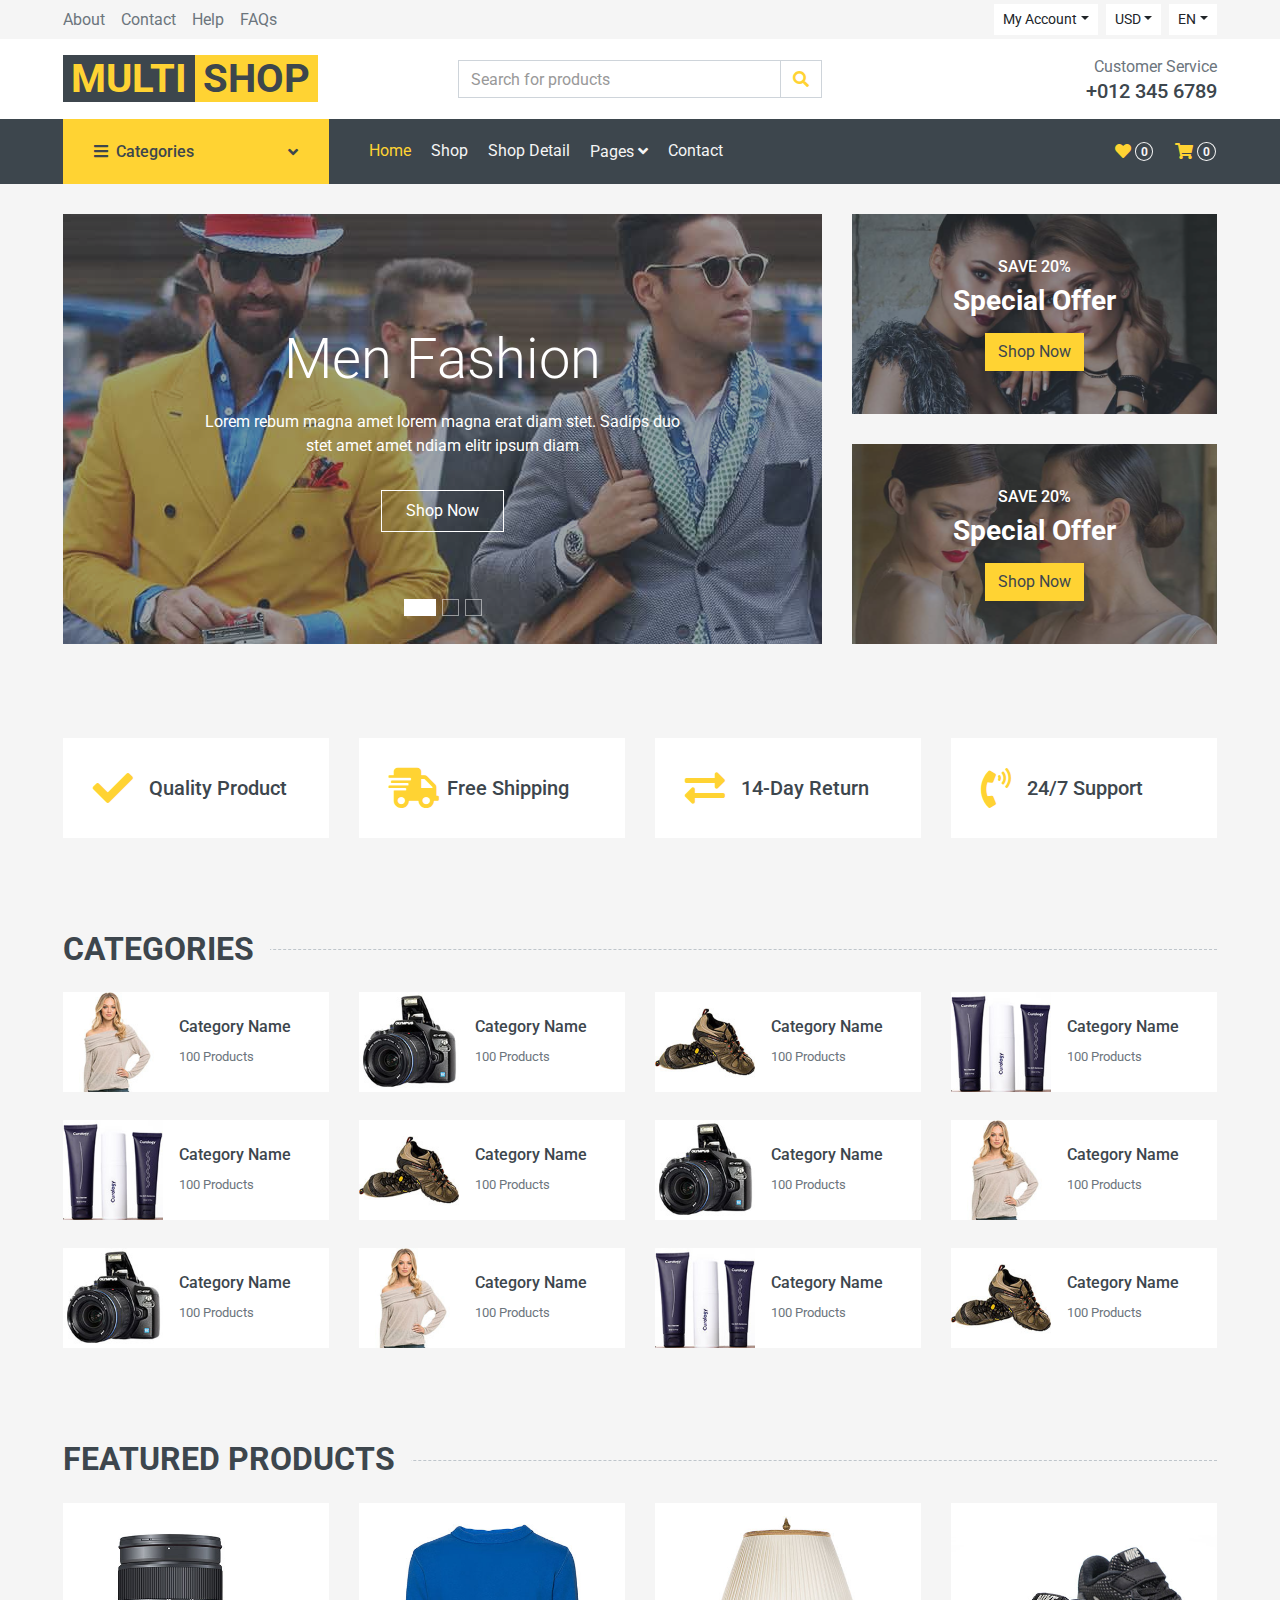
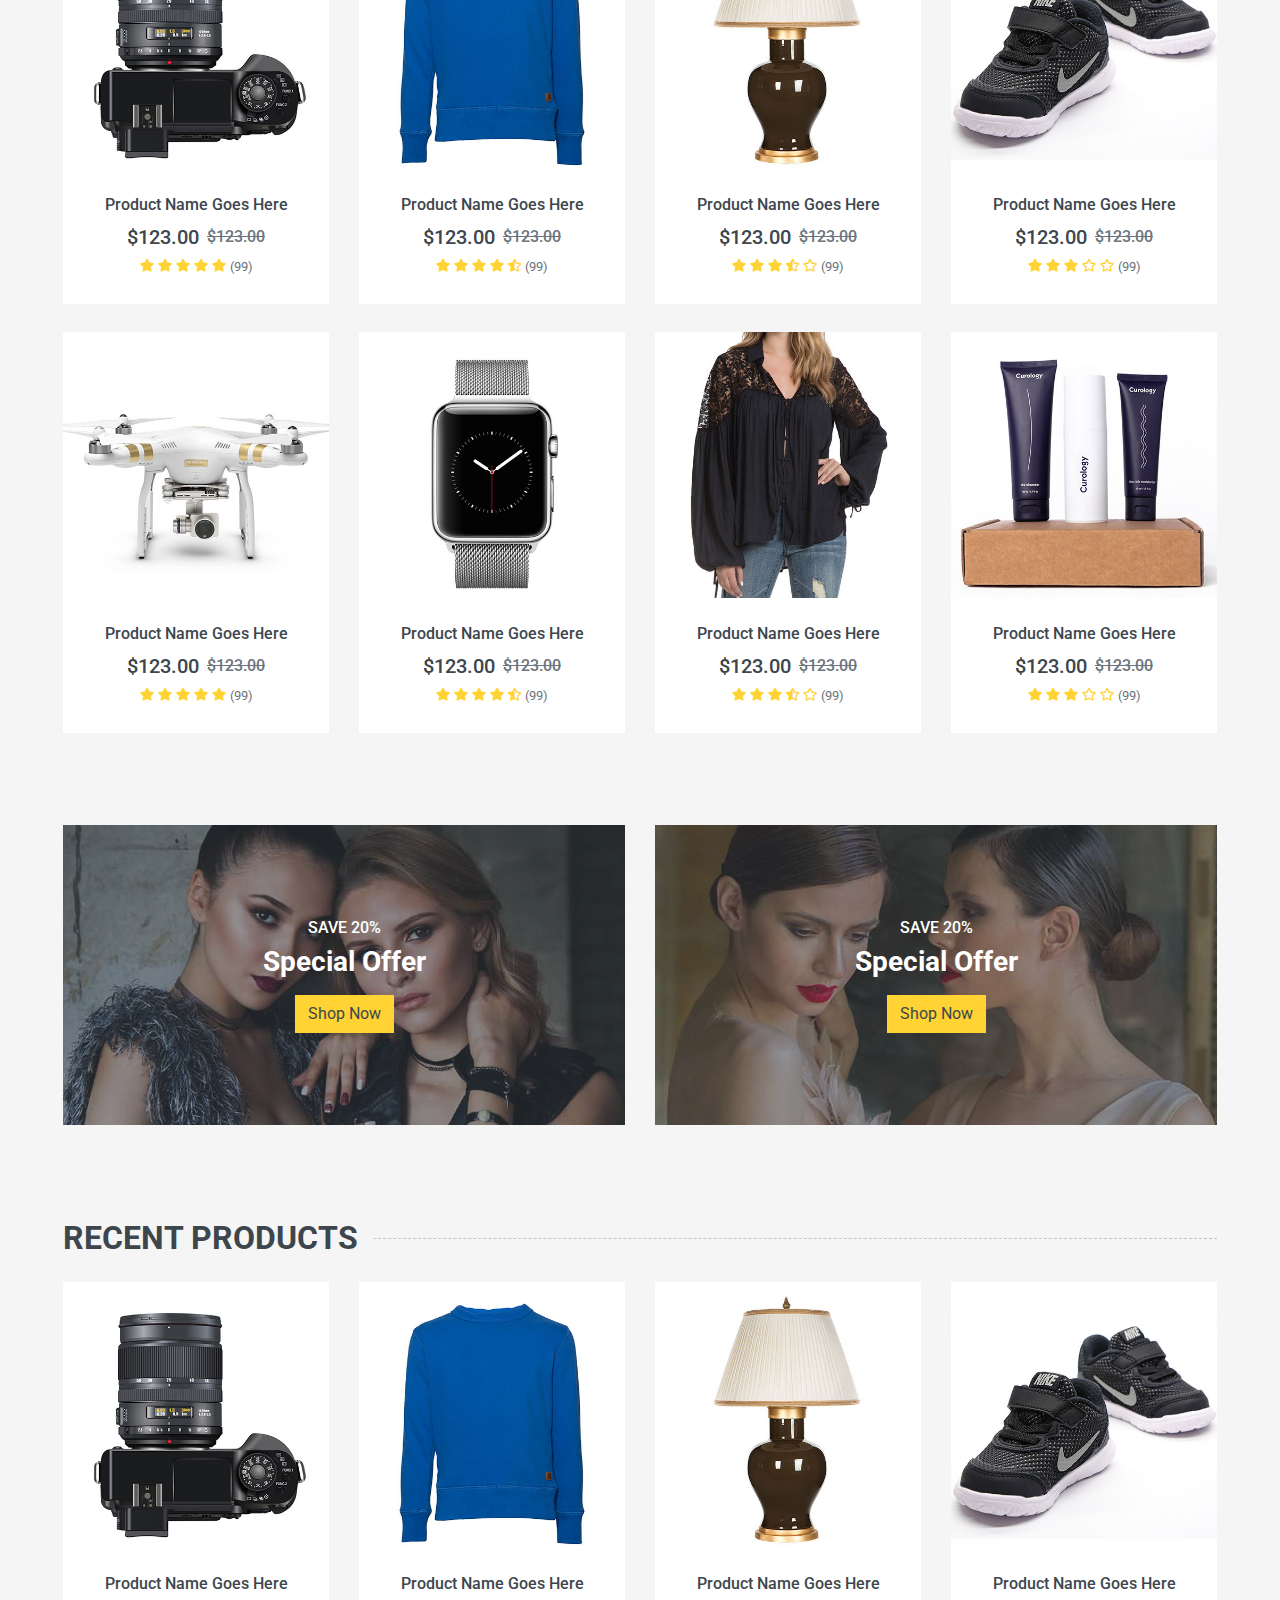
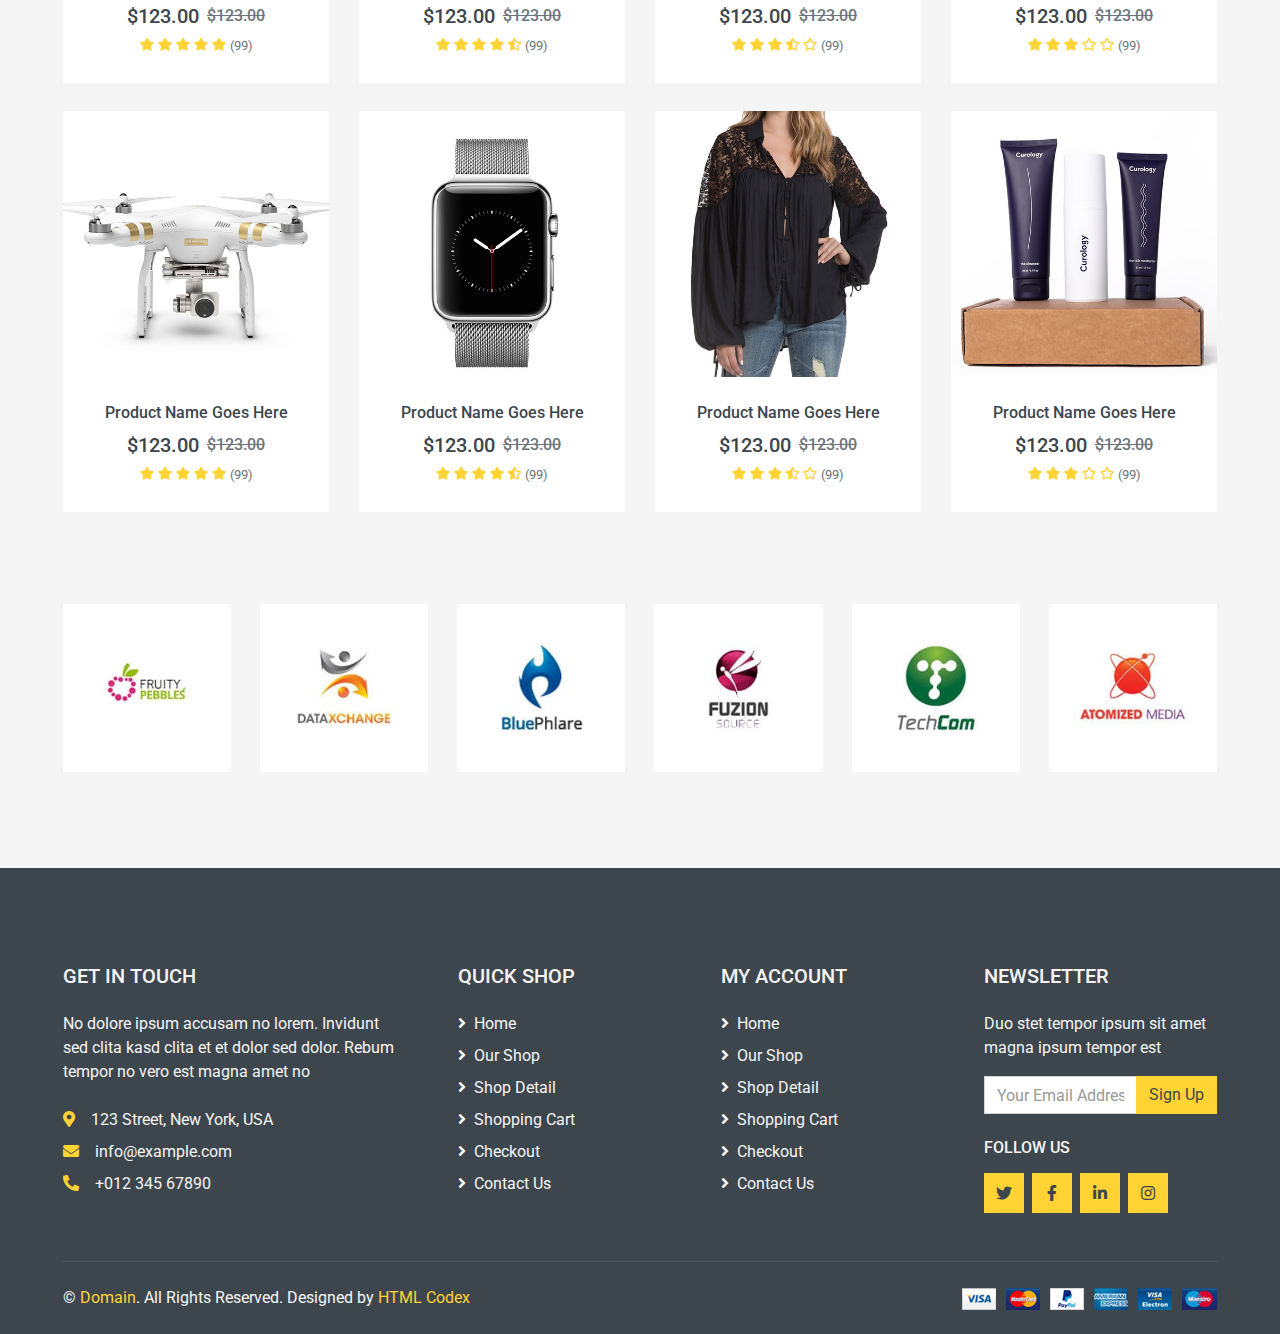
<file: index.html>
<!DOCTYPE html>
<html lang="en">

<head>
    <meta charset="utf-8">
    <title>MultiShop - Online Shop Website Template</title>
    <meta content="width=device-width, initial-scale=1.0" name="viewport">
    <meta content="Free HTML Templates" name="keywords">
    <meta content="Free HTML Templates" name="description">

    <!-- Favicon -->
    <link href="img/favicon.ico" rel="icon">

    <!-- Google Web Fonts -->
    <link rel="preconnect" href="https://fonts.gstatic.com">
    <link href="https://fonts.googleapis.com/css2?family=Roboto:wght@400;500;700&display=swap" rel="stylesheet">  

    <!-- Font Awesome -->
    <link href="https://cdnjs.cloudflare.com/ajax/libs/font-awesome/5.10.0/css/all.min.css" rel="stylesheet">

    <!-- Libraries Stylesheet -->
    <link href="lib/animate/animate.min.css" rel="stylesheet">
    <link href="lib/owlcarousel/assets/owl.carousel.min.css" rel="stylesheet">

    <!-- Customized Bootstrap Stylesheet -->
    <link href="css/style.css" rel="stylesheet">
</head>

<body>
    <!-- Topbar Start -->
    <div class="container-fluid">
        <div class="row bg-secondary py-1 px-xl-5">
            <div class="col-lg-6 d-none d-lg-block">
                <div class="d-inline-flex align-items-center h-100">
                    <a class="text-body mr-3" href="">About</a>
                    <a class="text-body mr-3" href="">Contact</a>
                    <a class="text-body mr-3" href="">Help</a>
                    <a class="text-body mr-3" href="">FAQs</a>
                </div>
            </div>
            <div class="col-lg-6 text-center text-lg-right">
                <div class="d-inline-flex align-items-center">
                    <div class="btn-group">
                        <button type="button" class="btn btn-sm btn-light dropdown-toggle" data-toggle="dropdown">My Account</button>
                        <div class="dropdown-menu dropdown-menu-right">
                            <button class="dropdown-item" type="button">Sign in</button>
                            <button class="dropdown-item" type="button">Sign up</button>
                        </div>
                    </div>
                    <div class="btn-group mx-2">
                        <button type="button" class="btn btn-sm btn-light dropdown-toggle" data-toggle="dropdown">USD</button>
                        <div class="dropdown-menu dropdown-menu-right">
                            <button class="dropdown-item" type="button">EUR</button>
                            <button class="dropdown-item" type="button">GBP</button>
                            <button class="dropdown-item" type="button">CAD</button>
                        </div>
                    </div>
                    <div class="btn-group">
                        <button type="button" class="btn btn-sm btn-light dropdown-toggle" data-toggle="dropdown">EN</button>
                        <div class="dropdown-menu dropdown-menu-right">
                            <button class="dropdown-item" type="button">FR</button>
                            <button class="dropdown-item" type="button">AR</button>
                            <button class="dropdown-item" type="button">RU</button>
                        </div>
                    </div>
                </div>
                <div class="d-inline-flex align-items-center d-block d-lg-none">
                    <a href="" class="btn px-0 ml-2">
                        <i class="fas fa-heart text-dark"></i>
                        <span class="badge text-dark border border-dark rounded-circle" style="padding-bottom: 2px;">0</span>
                    </a>
                    <a href="" class="btn px-0 ml-2">
                        <i class="fas fa-shopping-cart text-dark"></i>
                        <span class="badge text-dark border border-dark rounded-circle" style="padding-bottom: 2px;">0</span>
                    </a>
                </div>
            </div>
        </div>
        <div class="row align-items-center bg-light py-3 px-xl-5 d-none d-lg-flex">
            <div class="col-lg-4">
                <a href="" class="text-decoration-none">
                    <span class="h1 text-uppercase text-primary bg-dark px-2">Multi</span>
                    <span class="h1 text-uppercase text-dark bg-primary px-2 ml-n1">Shop</span>
                </a>
            </div>
            <div class="col-lg-4 col-6 text-left">
                <form action="">
                    <div class="input-group">
                        <input type="text" class="form-control" placeholder="Search for products">
                        <div class="input-group-append">
                            <span class="input-group-text bg-transparent text-primary">
                                <i class="fa fa-search"></i>
                            </span>
                        </div>
                    </div>
                </form>
            </div>
            <div class="col-lg-4 col-6 text-right">
                <p class="m-0">Customer Service</p>
                <h5 class="m-0">+012 345 6789</h5>
            </div>
        </div>
    </div>
    <!-- Topbar End -->


    <!-- Navbar Start -->
    <div class="container-fluid bg-dark mb-30">
        <div class="row px-xl-5">
            <div class="col-lg-3 d-none d-lg-block">
                <a class="btn d-flex align-items-center justify-content-between bg-primary w-100" data-toggle="collapse" href="#navbar-vertical" style="height: 65px; padding: 0 30px;">
                    <h6 class="text-dark m-0"><i class="fa fa-bars mr-2"></i>Categories</h6>
                    <i class="fa fa-angle-down text-dark"></i>
                </a>
                <nav class="collapse position-absolute navbar navbar-vertical navbar-light align-items-start p-0 bg-light" id="navbar-vertical" style="width: calc(100% - 30px); z-index: 999;">
                    <div class="navbar-nav w-100">
                        <div class="nav-item dropdown dropright">
                            <a href="#" class="nav-link dropdown-toggle" data-toggle="dropdown">Dresses <i class="fa fa-angle-right float-right mt-1"></i></a>
                            <div class="dropdown-menu position-absolute rounded-0 border-0 m-0">
                                <a href="" class="dropdown-item">Men's Dresses</a>
                                <a href="" class="dropdown-item">Women's Dresses</a>
                                <a href="" class="dropdown-item">Baby's Dresses</a>
                            </div>
                        </div>
                        <a href="" class="nav-item nav-link">Shirts</a>
                        <a href="" class="nav-item nav-link">Jeans</a>
                        <a href="" class="nav-item nav-link">Swimwear</a>
                        <a href="" class="nav-item nav-link">Sleepwear</a>
                        <a href="" class="nav-item nav-link">Sportswear</a>
                        <a href="" class="nav-item nav-link">Jumpsuits</a>
                        <a href="" class="nav-item nav-link">Blazers</a>
                        <a href="" class="nav-item nav-link">Jackets</a>
                        <a href="" class="nav-item nav-link">Shoes</a>
                    </div>
                </nav>
            </div>
            <div class="col-lg-9">
                <nav class="navbar navbar-expand-lg bg-dark navbar-dark py-3 py-lg-0 px-0">
                    <a href="" class="text-decoration-none d-block d-lg-none">
                        <span class="h1 text-uppercase text-dark bg-light px-2">Multi</span>
                        <span class="h1 text-uppercase text-light bg-primary px-2 ml-n1">Shop</span>
                    </a>
                    <button type="button" class="navbar-toggler" data-toggle="collapse" data-target="#navbarCollapse">
                        <span class="navbar-toggler-icon"></span>
                    </button>
                    <div class="collapse navbar-collapse justify-content-between" id="navbarCollapse">
                        <div class="navbar-nav mr-auto py-0">
                            <a href="index.html" class="nav-item nav-link active">Home</a>
                            <a href="shop.html" class="nav-item nav-link">Shop</a>
                            <a href="detail.html" class="nav-item nav-link">Shop Detail</a>
                            <div class="nav-item dropdown">
                                <a href="#" class="nav-link dropdown-toggle" data-toggle="dropdown">Pages <i class="fa fa-angle-down mt-1"></i></a>
                                <div class="dropdown-menu bg-primary rounded-0 border-0 m-0">
                                    <a href="cart.html" class="dropdown-item">Shopping Cart</a>
                                    <a href="checkout.html" class="dropdown-item">Checkout</a>
                                </div>
                            </div>
                            <a href="contact.html" class="nav-item nav-link">Contact</a>
                        </div>
                        <div class="navbar-nav ml-auto py-0 d-none d-lg-block">
                            <a href="" class="btn px-0">
                                <i class="fas fa-heart text-primary"></i>
                                <span class="badge text-secondary border border-secondary rounded-circle" style="padding-bottom: 2px;">0</span>
                            </a>
                            <a href="" class="btn px-0 ml-3">
                                <i class="fas fa-shopping-cart text-primary"></i>
                                <span class="badge text-secondary border border-secondary rounded-circle" style="padding-bottom: 2px;">0</span>
                            </a>
                        </div>
                    </div>
                </nav>
            </div>
        </div>
    </div>
    <!-- Navbar End -->


    <!-- Carousel Start -->
    <div class="container-fluid mb-3">
        <div class="row px-xl-5">
            <div class="col-lg-8">
                <div id="header-carousel" class="carousel slide carousel-fade mb-30 mb-lg-0" data-ride="carousel">
                    <ol class="carousel-indicators">
                        <li data-target="#header-carousel" data-slide-to="0" class="active"></li>
                        <li data-target="#header-carousel" data-slide-to="1"></li>
                        <li data-target="#header-carousel" data-slide-to="2"></li>
                    </ol>
                    <div class="carousel-inner">
                        <div class="carousel-item position-relative active" style="height: 430px;">
                            <img class="position-absolute w-100 h-100" src="img/carousel-1.jpg" style="object-fit: cover;">
                            <div class="carousel-caption d-flex flex-column align-items-center justify-content-center">
                                <div class="p-3" style="max-width: 700px;">
                                    <h1 class="display-4 text-white mb-3 animate__animated animate__fadeInDown">Men Fashion</h1>
                                    <p class="mx-md-5 px-5 animate__animated animate__bounceIn">Lorem rebum magna amet lorem magna erat diam stet. Sadips duo stet amet amet ndiam elitr ipsum diam</p>
                                    <a class="btn btn-outline-light py-2 px-4 mt-3 animate__animated animate__fadeInUp" href="#">Shop Now</a>
                                </div>
                            </div>
                        </div>
                        <div class="carousel-item position-relative" style="height: 430px;">
                            <img class="position-absolute w-100 h-100" src="img/carousel-2.jpg" style="object-fit: cover;">
                            <div class="carousel-caption d-flex flex-column align-items-center justify-content-center">
                                <div class="p-3" style="max-width: 700px;">
                                    <h1 class="display-4 text-white mb-3 animate__animated animate__fadeInDown">Women Fashion</h1>
                                    <p class="mx-md-5 px-5 animate__animated animate__bounceIn">Lorem rebum magna amet lorem magna erat diam stet. Sadips duo stet amet amet ndiam elitr ipsum diam</p>
                                    <a class="btn btn-outline-light py-2 px-4 mt-3 animate__animated animate__fadeInUp" href="#">Shop Now</a>
                                </div>
                            </div>
                        </div>
                        <div class="carousel-item position-relative" style="height: 430px;">
                            <img class="position-absolute w-100 h-100" src="img/carousel-3.jpg" style="object-fit: cover;">
                            <div class="carousel-caption d-flex flex-column align-items-center justify-content-center">
                                <div class="p-3" style="max-width: 700px;">
                                    <h1 class="display-4 text-white mb-3 animate__animated animate__fadeInDown">Kids Fashion</h1>
                                    <p class="mx-md-5 px-5 animate__animated animate__bounceIn">Lorem rebum magna amet lorem magna erat diam stet. Sadips duo stet amet amet ndiam elitr ipsum diam</p>
                                    <a class="btn btn-outline-light py-2 px-4 mt-3 animate__animated animate__fadeInUp" href="#">Shop Now</a>
                                </div>
                            </div>
                        </div>
                    </div>
                </div>
            </div>
            <div class="col-lg-4">
                <div class="product-offer mb-30" style="height: 200px;">
                    <img class="img-fluid" src="img/offer-1.jpg" alt="">
                    <div class="offer-text">
                        <h6 class="text-white text-uppercase">Save 20%</h6>
                        <h3 class="text-white mb-3">Special Offer</h3>
                        <a href="" class="btn btn-primary">Shop Now</a>
                    </div>
                </div>
                <div class="product-offer mb-30" style="height: 200px;">
                    <img class="img-fluid" src="img/offer-2.jpg" alt="">
                    <div class="offer-text">
                        <h6 class="text-white text-uppercase">Save 20%</h6>
                        <h3 class="text-white mb-3">Special Offer</h3>
                        <a href="" class="btn btn-primary">Shop Now</a>
                    </div>
                </div>
            </div>
        </div>
    </div>
    <!-- Carousel End -->


    <!-- Featured Start -->
    <div class="container-fluid pt-5">
        <div class="row px-xl-5 pb-3">
            <div class="col-lg-3 col-md-6 col-sm-12 pb-1">
                <div class="d-flex align-items-center bg-light mb-4" style="padding: 30px;">
                    <h1 class="fa fa-check text-primary m-0 mr-3"></h1>
                    <h5 class="font-weight-semi-bold m-0">Quality Product</h5>
                </div>
            </div>
            <div class="col-lg-3 col-md-6 col-sm-12 pb-1">
                <div class="d-flex align-items-center bg-light mb-4" style="padding: 30px;">
                    <h1 class="fa fa-shipping-fast text-primary m-0 mr-2"></h1>
                    <h5 class="font-weight-semi-bold m-0">Free Shipping</h5>
                </div>
            </div>
            <div class="col-lg-3 col-md-6 col-sm-12 pb-1">
                <div class="d-flex align-items-center bg-light mb-4" style="padding: 30px;">
                    <h1 class="fas fa-exchange-alt text-primary m-0 mr-3"></h1>
                    <h5 class="font-weight-semi-bold m-0">14-Day Return</h5>
                </div>
            </div>
            <div class="col-lg-3 col-md-6 col-sm-12 pb-1">
                <div class="d-flex align-items-center bg-light mb-4" style="padding: 30px;">
                    <h1 class="fa fa-phone-volume text-primary m-0 mr-3"></h1>
                    <h5 class="font-weight-semi-bold m-0">24/7 Support</h5>
                </div>
            </div>
        </div>
    </div>
    <!-- Featured End -->


    <!-- Categories Start -->
    <div class="container-fluid pt-5">
        <h2 class="section-title position-relative text-uppercase mx-xl-5 mb-4"><span class="bg-secondary pr-3">Categories</span></h2>
        <div class="row px-xl-5 pb-3">
            <div class="col-lg-3 col-md-4 col-sm-6 pb-1">
                <a class="text-decoration-none" href="">
                    <div class="cat-item d-flex align-items-center mb-4">
                        <div class="overflow-hidden" style="width: 100px; height: 100px;">
                            <img class="img-fluid" src="img/cat-1.jpg" alt="">
                        </div>
                        <div class="flex-fill pl-3">
                            <h6>Category Name</h6>
                            <small class="text-body">100 Products</small>
                        </div>
                    </div>
                </a>
            </div>
            <div class="col-lg-3 col-md-4 col-sm-6 pb-1">
                <a class="text-decoration-none" href="">
                    <div class="cat-item img-zoom d-flex align-items-center mb-4">
                        <div class="overflow-hidden" style="width: 100px; height: 100px;">
                            <img class="img-fluid" src="img/cat-2.jpg" alt="">
                        </div>
                        <div class="flex-fill pl-3">
                            <h6>Category Name</h6>
                            <small class="text-body">100 Products</small>
                        </div>
                    </div>
                </a>
            </div>
            <div class="col-lg-3 col-md-4 col-sm-6 pb-1">
                <a class="text-decoration-none" href="">
                    <div class="cat-item img-zoom d-flex align-items-center mb-4">
                        <div class="overflow-hidden" style="width: 100px; height: 100px;">
                            <img class="img-fluid" src="img/cat-3.jpg" alt="">
                        </div>
                        <div class="flex-fill pl-3">
                            <h6>Category Name</h6>
                            <small class="text-body">100 Products</small>
                        </div>
                    </div>
                </a>
            </div>
            <div class="col-lg-3 col-md-4 col-sm-6 pb-1">
                <a class="text-decoration-none" href="">
                    <div class="cat-item img-zoom d-flex align-items-center mb-4">
                        <div class="overflow-hidden" style="width: 100px; height: 100px;">
                            <img class="img-fluid" src="img/cat-4.jpg" alt="">
                        </div>
                        <div class="flex-fill pl-3">
                            <h6>Category Name</h6>
                            <small class="text-body">100 Products</small>
                        </div>
                    </div>
                </a>
            </div>
            <div class="col-lg-3 col-md-4 col-sm-6 pb-1">
                <a class="text-decoration-none" href="">
                    <div class="cat-item img-zoom d-flex align-items-center mb-4">
                        <div class="overflow-hidden" style="width: 100px; height: 100px;">
                            <img class="img-fluid" src="img/cat-4.jpg" alt="">
                        </div>
                        <div class="flex-fill pl-3">
                            <h6>Category Name</h6>
                            <small class="text-body">100 Products</small>
                        </div>
                    </div>
                </a>
            </div>
            <div class="col-lg-3 col-md-4 col-sm-6 pb-1">
                <a class="text-decoration-none" href="">
                    <div class="cat-item img-zoom d-flex align-items-center mb-4">
                        <div class="overflow-hidden" style="width: 100px; height: 100px;">
                            <img class="img-fluid" src="img/cat-3.jpg" alt="">
                        </div>
                        <div class="flex-fill pl-3">
                            <h6>Category Name</h6>
                            <small class="text-body">100 Products</small>
                        </div>
                    </div>
                </a>
            </div>
            <div class="col-lg-3 col-md-4 col-sm-6 pb-1">
                <a class="text-decoration-none" href="">
                    <div class="cat-item img-zoom d-flex align-items-center mb-4">
                        <div class="overflow-hidden" style="width: 100px; height: 100px;">
                            <img class="img-fluid" src="img/cat-2.jpg" alt="">
                        </div>
                        <div class="flex-fill pl-3">
                            <h6>Category Name</h6>
                            <small class="text-body">100 Products</small>
                        </div>
                    </div>
                </a>
            </div>
            <div class="col-lg-3 col-md-4 col-sm-6 pb-1">
                <a class="text-decoration-none" href="">
                    <div class="cat-item img-zoom d-flex align-items-center mb-4">
                        <div class="overflow-hidden" style="width: 100px; height: 100px;">
                            <img class="img-fluid" src="img/cat-1.jpg" alt="">
                        </div>
                        <div class="flex-fill pl-3">
                            <h6>Category Name</h6>
                            <small class="text-body">100 Products</small>
                        </div>
                    </div>
                </a>
            </div>
            <div class="col-lg-3 col-md-4 col-sm-6 pb-1">
                <a class="text-decoration-none" href="">
                    <div class="cat-item img-zoom d-flex align-items-center mb-4">
                        <div class="overflow-hidden" style="width: 100px; height: 100px;">
                            <img class="img-fluid" src="img/cat-2.jpg" alt="">
                        </div>
                        <div class="flex-fill pl-3">
                            <h6>Category Name</h6>
                            <small class="text-body">100 Products</small>
                        </div>
                    </div>
                </a>
            </div>
            <div class="col-lg-3 col-md-4 col-sm-6 pb-1">
                <a class="text-decoration-none" href="">
                    <div class="cat-item img-zoom d-flex align-items-center mb-4">
                        <div class="overflow-hidden" style="width: 100px; height: 100px;">
                            <img class="img-fluid" src="img/cat-1.jpg" alt="">
                        </div>
                        <div class="flex-fill pl-3">
                            <h6>Category Name</h6>
                            <small class="text-body">100 Products</small>
                        </div>
                    </div>
                </a>
            </div>
            <div class="col-lg-3 col-md-4 col-sm-6 pb-1">
                <a class="text-decoration-none" href="">
                    <div class="cat-item img-zoom d-flex align-items-center mb-4">
                        <div class="overflow-hidden" style="width: 100px; height: 100px;">
                            <img class="img-fluid" src="img/cat-4.jpg" alt="">
                        </div>
                        <div class="flex-fill pl-3">
                            <h6>Category Name</h6>
                            <small class="text-body">100 Products</small>
                        </div>
                    </div>
                </a>
            </div>
            <div class="col-lg-3 col-md-4 col-sm-6 pb-1">
                <a class="text-decoration-none" href="">
                    <div class="cat-item img-zoom d-flex align-items-center mb-4">
                        <div class="overflow-hidden" style="width: 100px; height: 100px;">
                            <img class="img-fluid" src="img/cat-3.jpg" alt="">
                        </div>
                        <div class="flex-fill pl-3">
                            <h6>Category Name</h6>
                            <small class="text-body">100 Products</small>
                        </div>
                    </div>
                </a>
            </div>
        </div>
    </div>
    <!-- Categories End -->


    <!-- Products Start -->
    <div class="container-fluid pt-5 pb-3">
        <h2 class="section-title position-relative text-uppercase mx-xl-5 mb-4"><span class="bg-secondary pr-3">Featured Products</span></h2>
        <div class="row px-xl-5">
            <div class="col-lg-3 col-md-4 col-sm-6 pb-1">
                <div class="product-item bg-light mb-4">
                    <div class="product-img position-relative overflow-hidden">
                        <img class="img-fluid w-100" src="img/product-1.jpg" alt="">
                        <div class="product-action">
                            <a class="btn btn-outline-dark btn-square" href=""><i class="fa fa-shopping-cart"></i></a>
                            <a class="btn btn-outline-dark btn-square" href=""><i class="far fa-heart"></i></a>
                            <a class="btn btn-outline-dark btn-square" href=""><i class="fa fa-sync-alt"></i></a>
                            <a class="btn btn-outline-dark btn-square" href=""><i class="fa fa-search"></i></a>
                        </div>
                    </div>
                    <div class="text-center py-4">
                        <a class="h6 text-decoration-none text-truncate" href="">Product Name Goes Here</a>
                        <div class="d-flex align-items-center justify-content-center mt-2">
                            <h5>$123.00</h5><h6 class="text-muted ml-2"><del>$123.00</del></h6>
                        </div>
                        <div class="d-flex align-items-center justify-content-center mb-1">
                            <small class="fa fa-star text-primary mr-1"></small>
                            <small class="fa fa-star text-primary mr-1"></small>
                            <small class="fa fa-star text-primary mr-1"></small>
                            <small class="fa fa-star text-primary mr-1"></small>
                            <small class="fa fa-star text-primary mr-1"></small>
                            <small>(99)</small>
                        </div>
                    </div>
                </div>
            </div>
            <div class="col-lg-3 col-md-4 col-sm-6 pb-1">
                <div class="product-item bg-light mb-4">
                    <div class="product-img position-relative overflow-hidden">
                        <img class="img-fluid w-100" src="img/product-2.jpg" alt="">
                        <div class="product-action">
                            <a class="btn btn-outline-dark btn-square" href=""><i class="fa fa-shopping-cart"></i></a>
                            <a class="btn btn-outline-dark btn-square" href=""><i class="far fa-heart"></i></a>
                            <a class="btn btn-outline-dark btn-square" href=""><i class="fa fa-sync-alt"></i></a>
                            <a class="btn btn-outline-dark btn-square" href=""><i class="fa fa-search"></i></a>
                        </div>
                    </div>
                    <div class="text-center py-4">
                        <a class="h6 text-decoration-none text-truncate" href="">Product Name Goes Here</a>
                        <div class="d-flex align-items-center justify-content-center mt-2">
                            <h5>$123.00</h5><h6 class="text-muted ml-2"><del>$123.00</del></h6>
                        </div>
                        <div class="d-flex align-items-center justify-content-center mb-1">
                            <small class="fa fa-star text-primary mr-1"></small>
                            <small class="fa fa-star text-primary mr-1"></small>
                            <small class="fa fa-star text-primary mr-1"></small>
                            <small class="fa fa-star text-primary mr-1"></small>
                            <small class="fa fa-star-half-alt text-primary mr-1"></small>
                            <small>(99)</small>
                        </div>
                    </div>
                </div>
            </div>
            <div class="col-lg-3 col-md-4 col-sm-6 pb-1">
                <div class="product-item bg-light mb-4">
                    <div class="product-img position-relative overflow-hidden">
                        <img class="img-fluid w-100" src="img/product-3.jpg" alt="">
                        <div class="product-action">
                            <a class="btn btn-outline-dark btn-square" href=""><i class="fa fa-shopping-cart"></i></a>
                            <a class="btn btn-outline-dark btn-square" href=""><i class="far fa-heart"></i></a>
                            <a class="btn btn-outline-dark btn-square" href=""><i class="fa fa-sync-alt"></i></a>
                            <a class="btn btn-outline-dark btn-square" href=""><i class="fa fa-search"></i></a>
                        </div>
                    </div>
                    <div class="text-center py-4">
                        <a class="h6 text-decoration-none text-truncate" href="">Product Name Goes Here</a>
                        <div class="d-flex align-items-center justify-content-center mt-2">
                            <h5>$123.00</h5><h6 class="text-muted ml-2"><del>$123.00</del></h6>
                        </div>
                        <div class="d-flex align-items-center justify-content-center mb-1">
                            <small class="fa fa-star text-primary mr-1"></small>
                            <small class="fa fa-star text-primary mr-1"></small>
                            <small class="fa fa-star text-primary mr-1"></small>
                            <small class="fa fa-star-half-alt text-primary mr-1"></small>
                            <small class="far fa-star text-primary mr-1"></small>
                            <small>(99)</small>
                        </div>
                    </div>
                </div>
            </div>
            <div class="col-lg-3 col-md-4 col-sm-6 pb-1">
                <div class="product-item bg-light mb-4">
                    <div class="product-img position-relative overflow-hidden">
                        <img class="img-fluid w-100" src="img/product-4.jpg" alt="">
                        <div class="product-action">
                            <a class="btn btn-outline-dark btn-square" href=""><i class="fa fa-shopping-cart"></i></a>
                            <a class="btn btn-outline-dark btn-square" href=""><i class="far fa-heart"></i></a>
                            <a class="btn btn-outline-dark btn-square" href=""><i class="fa fa-sync-alt"></i></a>
                            <a class="btn btn-outline-dark btn-square" href=""><i class="fa fa-search"></i></a>
                        </div>
                    </div>
                    <div class="text-center py-4">
                        <a class="h6 text-decoration-none text-truncate" href="">Product Name Goes Here</a>
                        <div class="d-flex align-items-center justify-content-center mt-2">
                            <h5>$123.00</h5><h6 class="text-muted ml-2"><del>$123.00</del></h6>
                        </div>
                        <div class="d-flex align-items-center justify-content-center mb-1">
                            <small class="fa fa-star text-primary mr-1"></small>
                            <small class="fa fa-star text-primary mr-1"></small>
                            <small class="fa fa-star text-primary mr-1"></small>
                            <small class="far fa-star text-primary mr-1"></small>
                            <small class="far fa-star text-primary mr-1"></small>
                            <small>(99)</small>
                        </div>
                    </div>
                </div>
            </div>
            <div class="col-lg-3 col-md-4 col-sm-6 pb-1">
                <div class="product-item bg-light mb-4">
                    <div class="product-img position-relative overflow-hidden">
                        <img class="img-fluid w-100" src="img/product-5.jpg" alt="">
                        <div class="product-action">
                            <a class="btn btn-outline-dark btn-square" href=""><i class="fa fa-shopping-cart"></i></a>
                            <a class="btn btn-outline-dark btn-square" href=""><i class="far fa-heart"></i></a>
                            <a class="btn btn-outline-dark btn-square" href=""><i class="fa fa-sync-alt"></i></a>
                            <a class="btn btn-outline-dark btn-square" href=""><i class="fa fa-search"></i></a>
                        </div>
                    </div>
                    <div class="text-center py-4">
                        <a class="h6 text-decoration-none text-truncate" href="">Product Name Goes Here</a>
                        <div class="d-flex align-items-center justify-content-center mt-2">
                            <h5>$123.00</h5><h6 class="text-muted ml-2"><del>$123.00</del></h6>
                        </div>
                        <div class="d-flex align-items-center justify-content-center mb-1">
                            <small class="fa fa-star text-primary mr-1"></small>
                            <small class="fa fa-star text-primary mr-1"></small>
                            <small class="fa fa-star text-primary mr-1"></small>
                            <small class="fa fa-star text-primary mr-1"></small>
                            <small class="fa fa-star text-primary mr-1"></small>
                            <small>(99)</small>
                        </div>
                    </div>
                </div>
            </div>
            <div class="col-lg-3 col-md-4 col-sm-6 pb-1">
                <div class="product-item bg-light mb-4">
                    <div class="product-img position-relative overflow-hidden">
                        <img class="img-fluid w-100" src="img/product-6.jpg" alt="">
                        <div class="product-action">
                            <a class="btn btn-outline-dark btn-square" href=""><i class="fa fa-shopping-cart"></i></a>
                            <a class="btn btn-outline-dark btn-square" href=""><i class="far fa-heart"></i></a>
                            <a class="btn btn-outline-dark btn-square" href=""><i class="fa fa-sync-alt"></i></a>
                            <a class="btn btn-outline-dark btn-square" href=""><i class="fa fa-search"></i></a>
                        </div>
                    </div>
                    <div class="text-center py-4">
                        <a class="h6 text-decoration-none text-truncate" href="">Product Name Goes Here</a>
                        <div class="d-flex align-items-center justify-content-center mt-2">
                            <h5>$123.00</h5><h6 class="text-muted ml-2"><del>$123.00</del></h6>
                        </div>
                        <div class="d-flex align-items-center justify-content-center mb-1">
                            <small class="fa fa-star text-primary mr-1"></small>
                            <small class="fa fa-star text-primary mr-1"></small>
                            <small class="fa fa-star text-primary mr-1"></small>
                            <small class="fa fa-star text-primary mr-1"></small>
                            <small class="fa fa-star-half-alt text-primary mr-1"></small>
                            <small>(99)</small>
                        </div>
                    </div>
                </div>
            </div>
            <div class="col-lg-3 col-md-4 col-sm-6 pb-1">
                <div class="product-item bg-light mb-4">
                    <div class="product-img position-relative overflow-hidden">
                        <img class="img-fluid w-100" src="img/product-7.jpg" alt="">
                        <div class="product-action">
                            <a class="btn btn-outline-dark btn-square" href=""><i class="fa fa-shopping-cart"></i></a>
                            <a class="btn btn-outline-dark btn-square" href=""><i class="far fa-heart"></i></a>
                            <a class="btn btn-outline-dark btn-square" href=""><i class="fa fa-sync-alt"></i></a>
                            <a class="btn btn-outline-dark btn-square" href=""><i class="fa fa-search"></i></a>
                        </div>
                    </div>
                    <div class="text-center py-4">
                        <a class="h6 text-decoration-none text-truncate" href="">Product Name Goes Here</a>
                        <div class="d-flex align-items-center justify-content-center mt-2">
                            <h5>$123.00</h5><h6 class="text-muted ml-2"><del>$123.00</del></h6>
                        </div>
                        <div class="d-flex align-items-center justify-content-center mb-1">
                            <small class="fa fa-star text-primary mr-1"></small>
                            <small class="fa fa-star text-primary mr-1"></small>
                            <small class="fa fa-star text-primary mr-1"></small>
                            <small class="fa fa-star-half-alt text-primary mr-1"></small>
                            <small class="far fa-star text-primary mr-1"></small>
                            <small>(99)</small>
                        </div>
                    </div>
                </div>
            </div>
            <div class="col-lg-3 col-md-4 col-sm-6 pb-1">
                <div class="product-item bg-light mb-4">
                    <div class="product-img position-relative overflow-hidden">
                        <img class="img-fluid w-100" src="img/product-8.jpg" alt="">
                        <div class="product-action">
                            <a class="btn btn-outline-dark btn-square" href=""><i class="fa fa-shopping-cart"></i></a>
                            <a class="btn btn-outline-dark btn-square" href=""><i class="far fa-heart"></i></a>
                            <a class="btn btn-outline-dark btn-square" href=""><i class="fa fa-sync-alt"></i></a>
                            <a class="btn btn-outline-dark btn-square" href=""><i class="fa fa-search"></i></a>
                        </div>
                    </div>
                    <div class="text-center py-4">
                        <a class="h6 text-decoration-none text-truncate" href="">Product Name Goes Here</a>
                        <div class="d-flex align-items-center justify-content-center mt-2">
                            <h5>$123.00</h5><h6 class="text-muted ml-2"><del>$123.00</del></h6>
                        </div>
                        <div class="d-flex align-items-center justify-content-center mb-1">
                            <small class="fa fa-star text-primary mr-1"></small>
                            <small class="fa fa-star text-primary mr-1"></small>
                            <small class="fa fa-star text-primary mr-1"></small>
                            <small class="far fa-star text-primary mr-1"></small>
                            <small class="far fa-star text-primary mr-1"></small>
                            <small>(99)</small>
                        </div>
                    </div>
                </div>
            </div>
        </div>
    </div>
    <!-- Products End -->


    <!-- Offer Start -->
    <div class="container-fluid pt-5 pb-3">
        <div class="row px-xl-5">
            <div class="col-md-6">
                <div class="product-offer mb-30" style="height: 300px;">
                    <img class="img-fluid" src="img/offer-1.jpg" alt="">
                    <div class="offer-text">
                        <h6 class="text-white text-uppercase">Save 20%</h6>
                        <h3 class="text-white mb-3">Special Offer</h3>
                        <a href="" class="btn btn-primary">Shop Now</a>
                    </div>
                </div>
            </div>
            <div class="col-md-6">
                <div class="product-offer mb-30" style="height: 300px;">
                    <img class="img-fluid" src="img/offer-2.jpg" alt="">
                    <div class="offer-text">
                        <h6 class="text-white text-uppercase">Save 20%</h6>
                        <h3 class="text-white mb-3">Special Offer</h3>
                        <a href="" class="btn btn-primary">Shop Now</a>
                    </div>
                </div>
            </div>
        </div>
    </div>
    <!-- Offer End -->


    <!-- Products Start -->
    <div class="container-fluid pt-5 pb-3">
        <h2 class="section-title position-relative text-uppercase mx-xl-5 mb-4"><span class="bg-secondary pr-3">Recent Products</span></h2>
        <div class="row px-xl-5">
            <div class="col-lg-3 col-md-4 col-sm-6 pb-1">
                <div class="product-item bg-light mb-4">
                    <div class="product-img position-relative overflow-hidden">
                        <img class="img-fluid w-100" src="img/product-1.jpg" alt="">
                        <div class="product-action">
                            <a class="btn btn-outline-dark btn-square" href=""><i class="fa fa-shopping-cart"></i></a>
                            <a class="btn btn-outline-dark btn-square" href=""><i class="far fa-heart"></i></a>
                            <a class="btn btn-outline-dark btn-square" href=""><i class="fa fa-sync-alt"></i></a>
                            <a class="btn btn-outline-dark btn-square" href=""><i class="fa fa-search"></i></a>
                        </div>
                    </div>
                    <div class="text-center py-4">
                        <a class="h6 text-decoration-none text-truncate" href="">Product Name Goes Here</a>
                        <div class="d-flex align-items-center justify-content-center mt-2">
                            <h5>$123.00</h5><h6 class="text-muted ml-2"><del>$123.00</del></h6>
                        </div>
                        <div class="d-flex align-items-center justify-content-center mb-1">
                            <small class="fa fa-star text-primary mr-1"></small>
                            <small class="fa fa-star text-primary mr-1"></small>
                            <small class="fa fa-star text-primary mr-1"></small>
                            <small class="fa fa-star text-primary mr-1"></small>
                            <small class="fa fa-star text-primary mr-1"></small>
                            <small>(99)</small>
                        </div>
                    </div>
                </div>
            </div>
            <div class="col-lg-3 col-md-4 col-sm-6 pb-1">
                <div class="product-item bg-light mb-4">
                    <div class="product-img position-relative overflow-hidden">
                        <img class="img-fluid w-100" src="img/product-2.jpg" alt="">
                        <div class="product-action">
                            <a class="btn btn-outline-dark btn-square" href=""><i class="fa fa-shopping-cart"></i></a>
                            <a class="btn btn-outline-dark btn-square" href=""><i class="far fa-heart"></i></a>
                            <a class="btn btn-outline-dark btn-square" href=""><i class="fa fa-sync-alt"></i></a>
                            <a class="btn btn-outline-dark btn-square" href=""><i class="fa fa-search"></i></a>
                        </div>
                    </div>
                    <div class="text-center py-4">
                        <a class="h6 text-decoration-none text-truncate" href="">Product Name Goes Here</a>
                        <div class="d-flex align-items-center justify-content-center mt-2">
                            <h5>$123.00</h5><h6 class="text-muted ml-2"><del>$123.00</del></h6>
                        </div>
                        <div class="d-flex align-items-center justify-content-center mb-1">
                            <small class="fa fa-star text-primary mr-1"></small>
                            <small class="fa fa-star text-primary mr-1"></small>
                            <small class="fa fa-star text-primary mr-1"></small>
                            <small class="fa fa-star text-primary mr-1"></small>
                            <small class="fa fa-star-half-alt text-primary mr-1"></small>
                            <small>(99)</small>
                        </div>
                    </div>
                </div>
            </div>
            <div class="col-lg-3 col-md-4 col-sm-6 pb-1">
                <div class="product-item bg-light mb-4">
                    <div class="product-img position-relative overflow-hidden">
                        <img class="img-fluid w-100" src="img/product-3.jpg" alt="">
                        <div class="product-action">
                            <a class="btn btn-outline-dark btn-square" href=""><i class="fa fa-shopping-cart"></i></a>
                            <a class="btn btn-outline-dark btn-square" href=""><i class="far fa-heart"></i></a>
                            <a class="btn btn-outline-dark btn-square" href=""><i class="fa fa-sync-alt"></i></a>
                            <a class="btn btn-outline-dark btn-square" href=""><i class="fa fa-search"></i></a>
                        </div>
                    </div>
                    <div class="text-center py-4">
                        <a class="h6 text-decoration-none text-truncate" href="">Product Name Goes Here</a>
                        <div class="d-flex align-items-center justify-content-center mt-2">
                            <h5>$123.00</h5><h6 class="text-muted ml-2"><del>$123.00</del></h6>
                        </div>
                        <div class="d-flex align-items-center justify-content-center mb-1">
                            <small class="fa fa-star text-primary mr-1"></small>
                            <small class="fa fa-star text-primary mr-1"></small>
                            <small class="fa fa-star text-primary mr-1"></small>
                            <small class="fa fa-star-half-alt text-primary mr-1"></small>
                            <small class="far fa-star text-primary mr-1"></small>
                            <small>(99)</small>
                        </div>
                    </div>
                </div>
            </div>
            <div class="col-lg-3 col-md-4 col-sm-6 pb-1">
                <div class="product-item bg-light mb-4">
                    <div class="product-img position-relative overflow-hidden">
                        <img class="img-fluid w-100" src="img/product-4.jpg" alt="">
                        <div class="product-action">
                            <a class="btn btn-outline-dark btn-square" href=""><i class="fa fa-shopping-cart"></i></a>
                            <a class="btn btn-outline-dark btn-square" href=""><i class="far fa-heart"></i></a>
                            <a class="btn btn-outline-dark btn-square" href=""><i class="fa fa-sync-alt"></i></a>
                            <a class="btn btn-outline-dark btn-square" href=""><i class="fa fa-search"></i></a>
                        </div>
                    </div>
                    <div class="text-center py-4">
                        <a class="h6 text-decoration-none text-truncate" href="">Product Name Goes Here</a>
                        <div class="d-flex align-items-center justify-content-center mt-2">
                            <h5>$123.00</h5><h6 class="text-muted ml-2"><del>$123.00</del></h6>
                        </div>
                        <div class="d-flex align-items-center justify-content-center mb-1">
                            <small class="fa fa-star text-primary mr-1"></small>
                            <small class="fa fa-star text-primary mr-1"></small>
                            <small class="fa fa-star text-primary mr-1"></small>
                            <small class="far fa-star text-primary mr-1"></small>
                            <small class="far fa-star text-primary mr-1"></small>
                            <small>(99)</small>
                        </div>
                    </div>
                </div>
            </div>
            <div class="col-lg-3 col-md-4 col-sm-6 pb-1">
                <div class="product-item bg-light mb-4">
                    <div class="product-img position-relative overflow-hidden">
                        <img class="img-fluid w-100" src="img/product-5.jpg" alt="">
                        <div class="product-action">
                            <a class="btn btn-outline-dark btn-square" href=""><i class="fa fa-shopping-cart"></i></a>
                            <a class="btn btn-outline-dark btn-square" href=""><i class="far fa-heart"></i></a>
                            <a class="btn btn-outline-dark btn-square" href=""><i class="fa fa-sync-alt"></i></a>
                            <a class="btn btn-outline-dark btn-square" href=""><i class="fa fa-search"></i></a>
                        </div>
                    </div>
                    <div class="text-center py-4">
                        <a class="h6 text-decoration-none text-truncate" href="">Product Name Goes Here</a>
                        <div class="d-flex align-items-center justify-content-center mt-2">
                            <h5>$123.00</h5><h6 class="text-muted ml-2"><del>$123.00</del></h6>
                        </div>
                        <div class="d-flex align-items-center justify-content-center mb-1">
                            <small class="fa fa-star text-primary mr-1"></small>
                            <small class="fa fa-star text-primary mr-1"></small>
                            <small class="fa fa-star text-primary mr-1"></small>
                            <small class="fa fa-star text-primary mr-1"></small>
                            <small class="fa fa-star text-primary mr-1"></small>
                            <small>(99)</small>
                        </div>
                    </div>
                </div>
            </div>
            <div class="col-lg-3 col-md-4 col-sm-6 pb-1">
                <div class="product-item bg-light mb-4">
                    <div class="product-img position-relative overflow-hidden">
                        <img class="img-fluid w-100" src="img/product-6.jpg" alt="">
                        <div class="product-action">
                            <a class="btn btn-outline-dark btn-square" href=""><i class="fa fa-shopping-cart"></i></a>
                            <a class="btn btn-outline-dark btn-square" href=""><i class="far fa-heart"></i></a>
                            <a class="btn btn-outline-dark btn-square" href=""><i class="fa fa-sync-alt"></i></a>
                            <a class="btn btn-outline-dark btn-square" href=""><i class="fa fa-search"></i></a>
                        </div>
                    </div>
                    <div class="text-center py-4">
                        <a class="h6 text-decoration-none text-truncate" href="">Product Name Goes Here</a>
                        <div class="d-flex align-items-center justify-content-center mt-2">
                            <h5>$123.00</h5><h6 class="text-muted ml-2"><del>$123.00</del></h6>
                        </div>
                        <div class="d-flex align-items-center justify-content-center mb-1">
                            <small class="fa fa-star text-primary mr-1"></small>
                            <small class="fa fa-star text-primary mr-1"></small>
                            <small class="fa fa-star text-primary mr-1"></small>
                            <small class="fa fa-star text-primary mr-1"></small>
                            <small class="fa fa-star-half-alt text-primary mr-1"></small>
                            <small>(99)</small>
                        </div>
                    </div>
                </div>
            </div>
            <div class="col-lg-3 col-md-4 col-sm-6 pb-1">
                <div class="product-item bg-light mb-4">
                    <div class="product-img position-relative overflow-hidden">
                        <img class="img-fluid w-100" src="img/product-7.jpg" alt="">
                        <div class="product-action">
                            <a class="btn btn-outline-dark btn-square" href=""><i class="fa fa-shopping-cart"></i></a>
                            <a class="btn btn-outline-dark btn-square" href=""><i class="far fa-heart"></i></a>
                            <a class="btn btn-outline-dark btn-square" href=""><i class="fa fa-sync-alt"></i></a>
                            <a class="btn btn-outline-dark btn-square" href=""><i class="fa fa-search"></i></a>
                        </div>
                    </div>
                    <div class="text-center py-4">
                        <a class="h6 text-decoration-none text-truncate" href="">Product Name Goes Here</a>
                        <div class="d-flex align-items-center justify-content-center mt-2">
                            <h5>$123.00</h5><h6 class="text-muted ml-2"><del>$123.00</del></h6>
                        </div>
                        <div class="d-flex align-items-center justify-content-center mb-1">
                            <small class="fa fa-star text-primary mr-1"></small>
                            <small class="fa fa-star text-primary mr-1"></small>
                            <small class="fa fa-star text-primary mr-1"></small>
                            <small class="fa fa-star-half-alt text-primary mr-1"></small>
                            <small class="far fa-star text-primary mr-1"></small>
                            <small>(99)</small>
                        </div>
                    </div>
                </div>
            </div>
            <div class="col-lg-3 col-md-4 col-sm-6 pb-1">
                <div class="product-item bg-light mb-4">
                    <div class="product-img position-relative overflow-hidden">
                        <img class="img-fluid w-100" src="img/product-8.jpg" alt="">
                        <div class="product-action">
                            <a class="btn btn-outline-dark btn-square" href=""><i class="fa fa-shopping-cart"></i></a>
                            <a class="btn btn-outline-dark btn-square" href=""><i class="far fa-heart"></i></a>
                            <a class="btn btn-outline-dark btn-square" href=""><i class="fa fa-sync-alt"></i></a>
                            <a class="btn btn-outline-dark btn-square" href=""><i class="fa fa-search"></i></a>
                        </div>
                    </div>
                    <div class="text-center py-4">
                        <a class="h6 text-decoration-none text-truncate" href="">Product Name Goes Here</a>
                        <div class="d-flex align-items-center justify-content-center mt-2">
                            <h5>$123.00</h5><h6 class="text-muted ml-2"><del>$123.00</del></h6>
                        </div>
                        <div class="d-flex align-items-center justify-content-center mb-1">
                            <small class="fa fa-star text-primary mr-1"></small>
                            <small class="fa fa-star text-primary mr-1"></small>
                            <small class="fa fa-star text-primary mr-1"></small>
                            <small class="far fa-star text-primary mr-1"></small>
                            <small class="far fa-star text-primary mr-1"></small>
                            <small>(99)</small>
                        </div>
                    </div>
                </div>
            </div>
        </div>
    </div>
    <!-- Products End -->


    <!-- Vendor Start -->
    <div class="container-fluid py-5">
        <div class="row px-xl-5">
            <div class="col">
                <div class="owl-carousel vendor-carousel">
                    <div class="bg-light p-4">
                        <img src="img/vendor-1.jpg" alt="">
                    </div>
                    <div class="bg-light p-4">
                        <img src="img/vendor-2.jpg" alt="">
                    </div>
                    <div class="bg-light p-4">
                        <img src="img/vendor-3.jpg" alt="">
                    </div>
                    <div class="bg-light p-4">
                        <img src="img/vendor-4.jpg" alt="">
                    </div>
                    <div class="bg-light p-4">
                        <img src="img/vendor-5.jpg" alt="">
                    </div>
                    <div class="bg-light p-4">
                        <img src="img/vendor-6.jpg" alt="">
                    </div>
                    <div class="bg-light p-4">
                        <img src="img/vendor-7.jpg" alt="">
                    </div>
                    <div class="bg-light p-4">
                        <img src="img/vendor-8.jpg" alt="">
                    </div>
                </div>
            </div>
        </div>
    </div>
    <!-- Vendor End -->


    <!-- Footer Start -->
    <div class="container-fluid bg-dark text-secondary mt-5 pt-5">
        <div class="row px-xl-5 pt-5">
            <div class="col-lg-4 col-md-12 mb-5 pr-3 pr-xl-5">
                <h5 class="text-secondary text-uppercase mb-4">Get In Touch</h5>
                <p class="mb-4">No dolore ipsum accusam no lorem. Invidunt sed clita kasd clita et et dolor sed dolor. Rebum tempor no vero est magna amet no</p>
                <p class="mb-2"><i class="fa fa-map-marker-alt text-primary mr-3"></i>123 Street, New York, USA</p>
                <p class="mb-2"><i class="fa fa-envelope text-primary mr-3"></i>info@example.com</p>
                <p class="mb-0"><i class="fa fa-phone-alt text-primary mr-3"></i>+012 345 67890</p>
            </div>
            <div class="col-lg-8 col-md-12">
                <div class="row">
                    <div class="col-md-4 mb-5">
                        <h5 class="text-secondary text-uppercase mb-4">Quick Shop</h5>
                        <div class="d-flex flex-column justify-content-start">
                            <a class="text-secondary mb-2" href="#"><i class="fa fa-angle-right mr-2"></i>Home</a>
                            <a class="text-secondary mb-2" href="#"><i class="fa fa-angle-right mr-2"></i>Our Shop</a>
                            <a class="text-secondary mb-2" href="#"><i class="fa fa-angle-right mr-2"></i>Shop Detail</a>
                            <a class="text-secondary mb-2" href="#"><i class="fa fa-angle-right mr-2"></i>Shopping Cart</a>
                            <a class="text-secondary mb-2" href="#"><i class="fa fa-angle-right mr-2"></i>Checkout</a>
                            <a class="text-secondary" href="#"><i class="fa fa-angle-right mr-2"></i>Contact Us</a>
                        </div>
                    </div>
                    <div class="col-md-4 mb-5">
                        <h5 class="text-secondary text-uppercase mb-4">My Account</h5>
                        <div class="d-flex flex-column justify-content-start">
                            <a class="text-secondary mb-2" href="#"><i class="fa fa-angle-right mr-2"></i>Home</a>
                            <a class="text-secondary mb-2" href="#"><i class="fa fa-angle-right mr-2"></i>Our Shop</a>
                            <a class="text-secondary mb-2" href="#"><i class="fa fa-angle-right mr-2"></i>Shop Detail</a>
                            <a class="text-secondary mb-2" href="#"><i class="fa fa-angle-right mr-2"></i>Shopping Cart</a>
                            <a class="text-secondary mb-2" href="#"><i class="fa fa-angle-right mr-2"></i>Checkout</a>
                            <a class="text-secondary" href="#"><i class="fa fa-angle-right mr-2"></i>Contact Us</a>
                        </div>
                    </div>
                    <div class="col-md-4 mb-5">
                        <h5 class="text-secondary text-uppercase mb-4">Newsletter</h5>
                        <p>Duo stet tempor ipsum sit amet magna ipsum tempor est</p>
                        <form action="">
                            <div class="input-group">
                                <input type="text" class="form-control" placeholder="Your Email Address">
                                <div class="input-group-append">
                                    <button class="btn btn-primary">Sign Up</button>
                                </div>
                            </div>
                        </form>
                        <h6 class="text-secondary text-uppercase mt-4 mb-3">Follow Us</h6>
                        <div class="d-flex">
                            <a class="btn btn-primary btn-square mr-2" href="#"><i class="fab fa-twitter"></i></a>
                            <a class="btn btn-primary btn-square mr-2" href="#"><i class="fab fa-facebook-f"></i></a>
                            <a class="btn btn-primary btn-square mr-2" href="#"><i class="fab fa-linkedin-in"></i></a>
                            <a class="btn btn-primary btn-square" href="#"><i class="fab fa-instagram"></i></a>
                        </div>
                    </div>
                </div>
            </div>
        </div>
        <div class="row border-top mx-xl-5 py-4" style="border-color: rgba(256, 256, 256, .1) !important;">
            <div class="col-md-6 px-xl-0">
                <p class="mb-md-0 text-center text-md-left text-secondary">
                    &copy; <a class="text-primary" href="#">Domain</a>. All Rights Reserved. Designed
                    by
                    <a class="text-primary" href="https://htmlcodex.com">HTML Codex</a>
                </p>
            </div>
            <div class="col-md-6 px-xl-0 text-center text-md-right">
                <img class="img-fluid" src="img/payments.png" alt="">
            </div>
        </div>
    </div>
    <!-- Footer End -->


    <!-- Back to Top -->
    <a href="#" class="btn btn-primary back-to-top"><i class="fa fa-angle-double-up"></i></a>


    <!-- JavaScript Libraries -->
    <script src="https://code.jquery.com/jquery-3.4.1.min.js"></script>
    <script src="https://stackpath.bootstrapcdn.com/bootstrap/4.4.1/js/bootstrap.bundle.min.js"></script>
    <script src="lib/easing/easing.min.js"></script>
    <script src="lib/owlcarousel/owl.carousel.min.js"></script>

    <!-- Contact Javascript File -->
    <script src="mail/jqBootstrapValidation.min.js"></script>
    <script src="mail/contact.js"></script>

    <!-- Template Javascript -->
    <script src="js/main.js"></script>
</body>

</html>
</file>
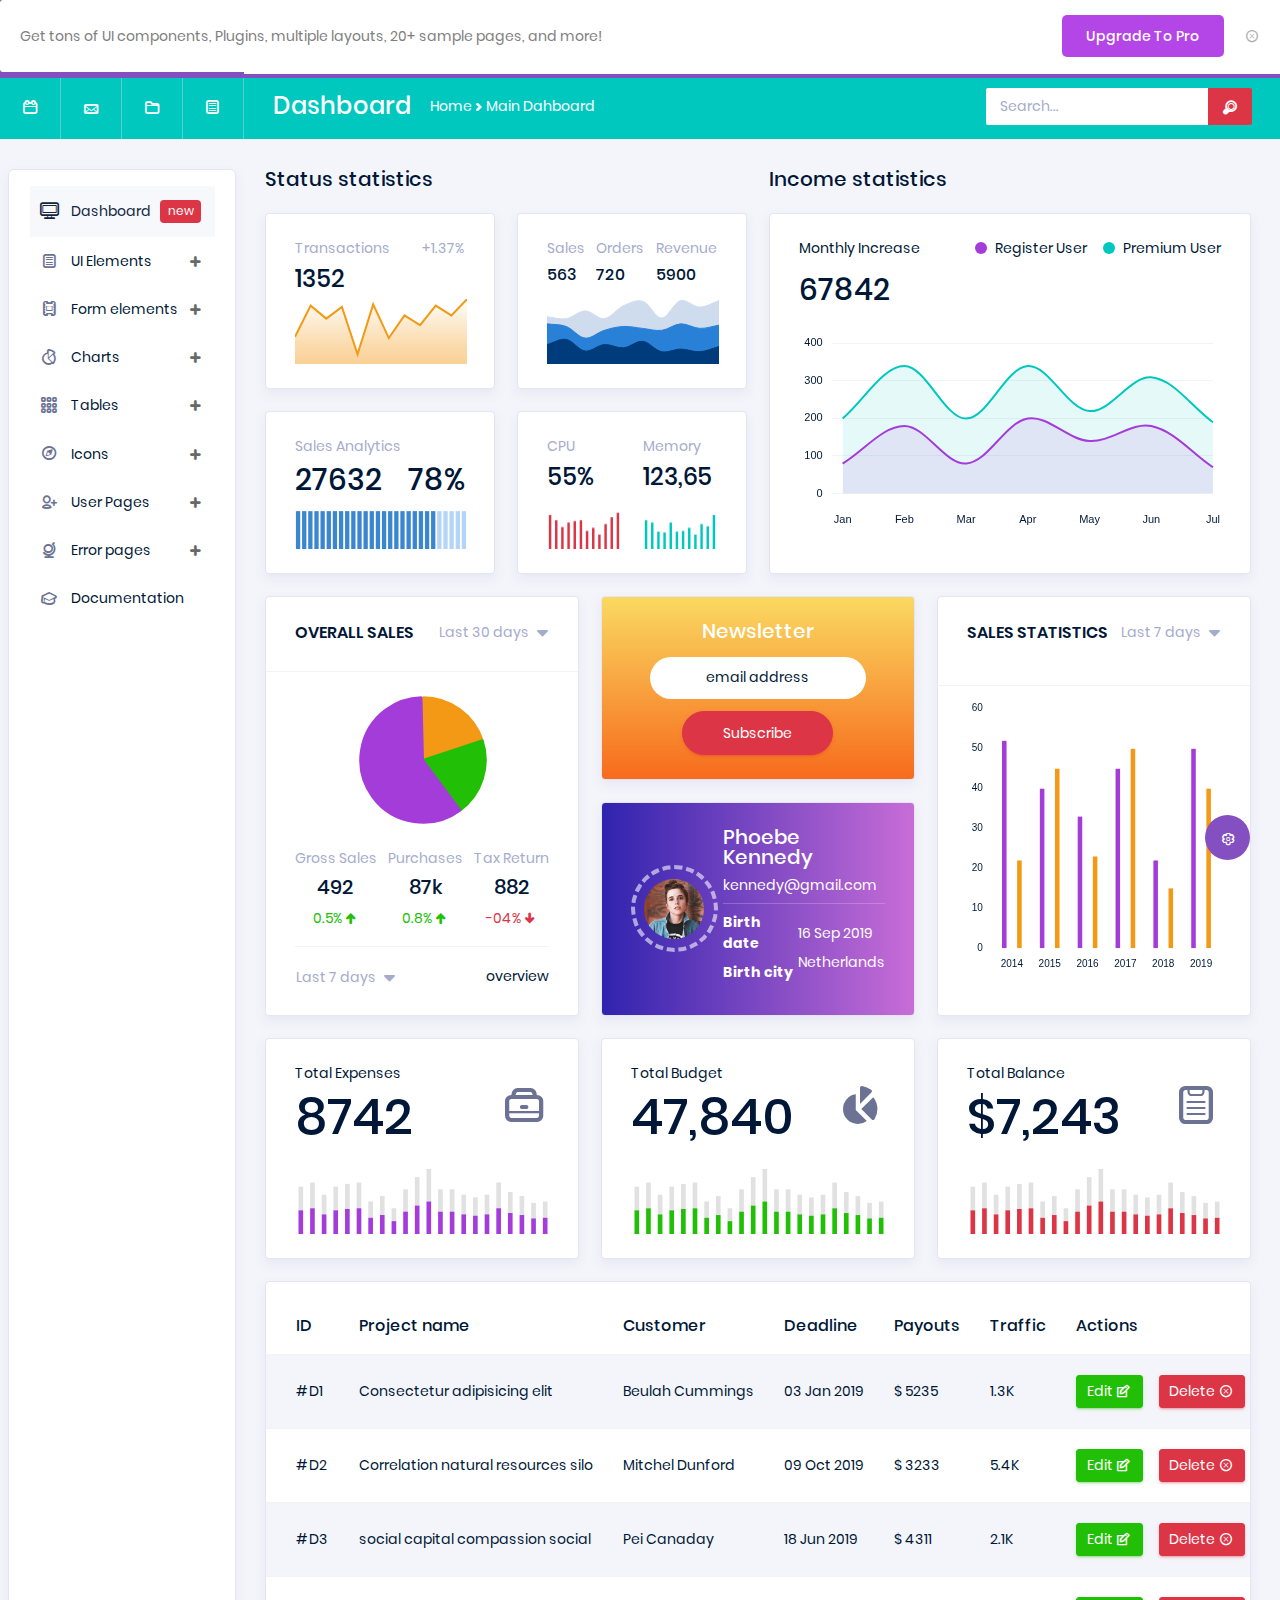
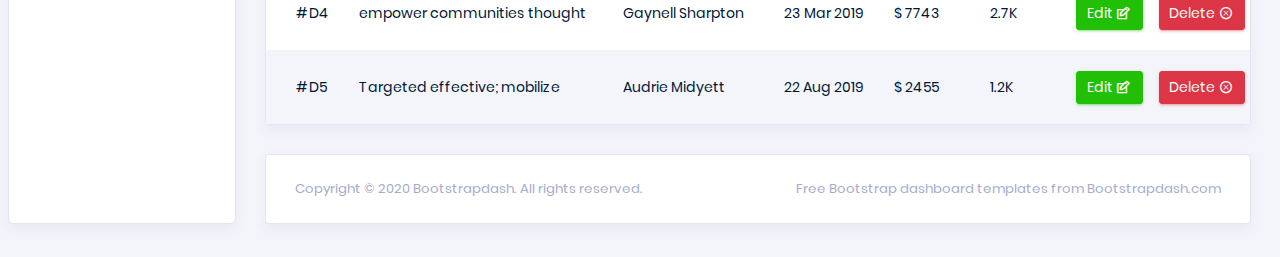
<file: admin/template/index.html>
<!DOCTYPE html>
<html lang="en">

<head>
  <!-- Required meta tags -->
  <meta charset="utf-8">
  <meta name="viewport" content="width=device-width, initial-scale=1, shrink-to-fit=no">
  <title>PolluxUI Admin</title>
  <!-- base:css -->
  <link rel="stylesheet" href="vendors/typicons/typicons.css">
  <link rel="stylesheet" href="vendors/css/vendor.bundle.base.css">
  <!-- endinject -->
  <!-- plugin css for this page -->
  <!-- End plugin css for this page -->
  <!-- inject:css -->
  <link rel="stylesheet" href="css/vertical-layout-light/style.css">
  <!-- endinject -->
  <link rel="shortcut icon" href="images/favicon.png" />
</head>
<body>
  <div class="row" id="proBanner">
    <div class="col-12">
      <span class="d-flex align-items-center purchase-popup">
        <p>Get tons of UI components, Plugins, multiple layouts, 20+ sample pages, and more!</p>
        <a href="https://bootstrapdash.com/demo/polluxui/template/index.html?utm_source=organic&utm_medium=banner&utm_campaign=free-preview" target="_blank" class="btn download-button purchase-button ml-auto">Upgrade To Pro</a>
        <i class="typcn typcn-delete-outline" id="bannerClose"></i>
      </span>
    </div>
  </div>
  <div class="container-scroller">
    <!-- partial:partials/_navbar.html -->
    <nav class="navbar col-lg-12 col-12 p-0 fixed-top d-flex flex-row">
      <div class="navbar-brand-wrapper d-flex justify-content-center">
        <div class="navbar-brand-inner-wrapper d-flex justify-content-between align-items-center w-100">
          <a class="navbar-brand brand-logo" href="index.html"><img src="images/logo.svg" alt="logo"/></a>
          <a class="navbar-brand brand-logo-mini" href="index.html"><img src="images/logo-mini.svg" alt="logo"/></a>
          <button class="navbar-toggler navbar-toggler align-self-center" type="button" data-toggle="minimize">
            <span class="typcn typcn-th-menu"></span>
          </button>
        </div>
      </div>
      <div class="navbar-menu-wrapper d-flex align-items-center justify-content-end">
        <ul class="navbar-nav mr-lg-2">
          <li class="nav-item nav-profile dropdown">
            <a class="nav-link" href="#" data-toggle="dropdown" id="profileDropdown">
              <img src="images/faces/face5.jpg" alt="profile"/>
              <span class="nav-profile-name">Eugenia Mullins</span>
            </a>
            <div class="dropdown-menu dropdown-menu-right navbar-dropdown" aria-labelledby="profileDropdown">
              <a class="dropdown-item">
                <i class="typcn typcn-cog-outline text-primary"></i>
                Settings
              </a>
              <a class="dropdown-item">
                <i class="typcn typcn-eject text-primary"></i>
                Logout
              </a>
            </div>
          </li>
          <li class="nav-item nav-user-status dropdown">
              <p class="mb-0">Last login was 23 hours ago.</p>
          </li>
        </ul>
        <ul class="navbar-nav navbar-nav-right">
          <li class="nav-item nav-date dropdown">
            <a class="nav-link d-flex justify-content-center align-items-center" href="javascript:;">
              <h6 class="date mb-0">Today : Mar 23</h6>
              <i class="typcn typcn-calendar"></i>
            </a>
          </li>
          <li class="nav-item dropdown">
            <a class="nav-link count-indicator dropdown-toggle d-flex justify-content-center align-items-center" id="messageDropdown" href="#" data-toggle="dropdown">
              <i class="typcn typcn-cog-outline mx-0"></i>
              <span class="count"></span>
            </a>
            <div class="dropdown-menu dropdown-menu-right navbar-dropdown preview-list" aria-labelledby="messageDropdown">
              <p class="mb-0 font-weight-normal float-left dropdown-header">Messages</p>
              <a class="dropdown-item preview-item">
                <div class="preview-thumbnail">
                    <img src="images/faces/face4.jpg" alt="image" class="profile-pic">
                </div>
                <div class="preview-item-content flex-grow">
                  <h6 class="preview-subject ellipsis font-weight-normal">David Grey
                  </h6>
                  <p class="font-weight-light small-text text-muted mb-0">
                    The meeting is cancelled
                  </p>
                </div>
              </a>
              <a class="dropdown-item preview-item">
                <div class="preview-thumbnail">
                    <img src="images/faces/face2.jpg" alt="image" class="profile-pic">
                </div>
                <div class="preview-item-content flex-grow">
                  <h6 class="preview-subject ellipsis font-weight-normal">Tim Cook
                  </h6>
                  <p class="font-weight-light small-text text-muted mb-0">
                    New product launch
                  </p>
                </div>
              </a>
              <a class="dropdown-item preview-item">
                <div class="preview-thumbnail">
                    <img src="images/faces/face3.jpg" alt="image" class="profile-pic">
                </div>
                <div class="preview-item-content flex-grow">
                  <h6 class="preview-subject ellipsis font-weight-normal"> Johnson
                  </h6>
                  <p class="font-weight-light small-text text-muted mb-0">
                    Upcoming board meeting
                  </p>
                </div>
              </a>
            </div>
          </li>
          <li class="nav-item dropdown mr-0">
            <a class="nav-link count-indicator dropdown-toggle d-flex align-items-center justify-content-center" id="notificationDropdown" href="#" data-toggle="dropdown">
              <i class="typcn typcn-bell mx-0"></i>
              <span class="count"></span>
            </a>
            <div class="dropdown-menu dropdown-menu-right navbar-dropdown preview-list" aria-labelledby="notificationDropdown">
              <p class="mb-0 font-weight-normal float-left dropdown-header">Notifications</p>
              <a class="dropdown-item preview-item">
                <div class="preview-thumbnail">
                  <div class="preview-icon bg-success">
                    <i class="typcn typcn-info mx-0"></i>
                  </div>
                </div>
                <div class="preview-item-content">
                  <h6 class="preview-subject font-weight-normal">Application Error</h6>
                  <p class="font-weight-light small-text mb-0 text-muted">
                    Just now
                  </p>
                </div>
              </a>
              <a class="dropdown-item preview-item">
                <div class="preview-thumbnail">
                  <div class="preview-icon bg-warning">
                    <i class="typcn typcn-cog-outline mx-0"></i>
                  </div>
                </div>
                <div class="preview-item-content">
                  <h6 class="preview-subject font-weight-normal">Settings</h6>
                  <p class="font-weight-light small-text mb-0 text-muted">
                    Private message
                  </p>
                </div>
              </a>
              <a class="dropdown-item preview-item">
                <div class="preview-thumbnail">
                  <div class="preview-icon bg-info">
                    <i class="typcn typcn-user mx-0"></i> 
                  </div>
                </div>
                <div class="preview-item-content">
                  <h6 class="preview-subject font-weight-normal">New user registration</h6>
                  <p class="font-weight-light small-text mb-0 text-muted">
                    2 days ago
                  </p>
                </div>
              </a>
            </div>
          </li>
        </ul>
        <button class="navbar-toggler navbar-toggler-right d-lg-none align-self-center" type="button" data-toggle="offcanvas">
          <span class="typcn typcn-th-menu"></span>
        </button>
      </div>
    </nav>
    <!-- partial -->
    <nav class="navbar-breadcrumb col-xl-12 col-12 d-flex flex-row p-0">
      <div class="navbar-links-wrapper d-flex align-items-stretch">
        <div class="nav-link">
          <a href="javascript:;"><i class="typcn typcn-calendar-outline"></i></a>
        </div>
        <div class="nav-link">
          <a href="javascript:;"><i class="typcn typcn-mail"></i></a>
        </div>
        <div class="nav-link">
          <a href="javascript:;"><i class="typcn typcn-folder"></i></a>
        </div>
        <div class="nav-link">
          <a href="javascript:;"><i class="typcn typcn-document-text"></i></a>
        </div>
      </div>
      <div class="navbar-menu-wrapper d-flex align-items-center justify-content-end">
        <ul class="navbar-nav mr-lg-2">
          <li class="nav-item ml-0">
            <h4 class="mb-0">Dashboard</h4>
          </li>
          <li class="nav-item">
            <div class="d-flex align-items-baseline">
              <p class="mb-0">Home</p>
              <i class="typcn typcn-chevron-right"></i>
              <p class="mb-0">Main Dahboard</p>
            </div>
          </li>
        </ul>
        <ul class="navbar-nav navbar-nav-right">
          <li class="nav-item nav-search d-none d-md-block mr-0">
            <div class="input-group">
              <input type="text" class="form-control" placeholder="Search..." aria-label="search" aria-describedby="search">
              <div class="input-group-prepend">
                <span class="input-group-text" id="search">
                  <i class="typcn typcn-zoom"></i>
                </span>
              </div>
            </div>
          </li>
        </ul>
      </div>
    </nav>
    <div class="container-fluid page-body-wrapper">
      <!-- partial:partials/_settings-panel.html -->
      <div class="theme-setting-wrapper">
        <div id="settings-trigger"><i class="typcn typcn-cog-outline"></i></div>
        <div id="theme-settings" class="settings-panel">
          <i class="settings-close typcn typcn-times"></i>
          <p class="settings-heading">SIDEBAR SKINS</p>
          <div class="sidebar-bg-options selected" id="sidebar-light-theme"><div class="img-ss rounded-circle bg-light border mr-3"></div>Light</div>
          <div class="sidebar-bg-options" id="sidebar-dark-theme"><div class="img-ss rounded-circle bg-dark border mr-3"></div>Dark</div>
          <p class="settings-heading mt-2">HEADER SKINS</p>
          <div class="color-tiles mx-0 px-4">
            <div class="tiles success"></div>
            <div class="tiles warning"></div>
            <div class="tiles danger"></div>
            <div class="tiles info"></div>
            <div class="tiles dark"></div>
            <div class="tiles default"></div>
          </div>
        </div>
      </div>
      <div id="right-sidebar" class="settings-panel">
        <i class="settings-close typcn typcn-times"></i>
        <ul class="nav nav-tabs" id="setting-panel" role="tablist">
          <li class="nav-item">
            <a class="nav-link active" id="todo-tab" data-toggle="tab" href="#todo-section" role="tab" aria-controls="todo-section" aria-expanded="true">TO DO LIST</a>
          </li>
          <li class="nav-item">
            <a class="nav-link" id="chats-tab" data-toggle="tab" href="#chats-section" role="tab" aria-controls="chats-section">CHATS</a>
          </li>
        </ul>
        <div class="tab-content" id="setting-content">
          <div class="tab-pane fade show active scroll-wrapper" id="todo-section" role="tabpanel" aria-labelledby="todo-section">
            <div class="add-items d-flex px-3 mb-0">
              <form class="form w-100">
                <div class="form-group d-flex">
                  <input type="text" class="form-control todo-list-input" placeholder="Add To-do">
                  <button type="submit" class="add btn btn-primary todo-list-add-btn" id="add-task">Add</button>
                </div>
              </form>
            </div>
            <div class="list-wrapper px-3">
              <ul class="d-flex flex-column-reverse todo-list">
                <li>
                  <div class="form-check">
                    <label class="form-check-label">
                      <input class="checkbox" type="checkbox">
                      Team review meeting at 3.00 PM
                    </label>
                  </div>
                  <i class="remove typcn typcn-delete-outline"></i>
                </li>
                <li>
                  <div class="form-check">
                    <label class="form-check-label">
                      <input class="checkbox" type="checkbox">
                      Prepare for presentation
                    </label>
                  </div>
                  <i class="remove typcn typcn-delete-outline"></i>
                </li>
                <li>
                  <div class="form-check">
                    <label class="form-check-label">
                      <input class="checkbox" type="checkbox">
                      Resolve all the low priority tickets due today
                    </label>
                  </div>
                  <i class="remove typcn typcn-delete-outline"></i>
                </li>
                <li class="completed">
                  <div class="form-check">
                    <label class="form-check-label">
                      <input class="checkbox" type="checkbox" checked>
                      Schedule meeting for next week
                    </label>
                  </div>
                  <i class="remove typcn typcn-delete-outline"></i>
                </li>
                <li class="completed">
                  <div class="form-check">
                    <label class="form-check-label">
                      <input class="checkbox" type="checkbox" checked>
                      Project review
                    </label>
                  </div>
                  <i class="remove typcn typcn-delete-outline"></i>
                </li>
              </ul>
            </div>
            <div class="events py-4 border-bottom px-3">
              <div class="wrapper d-flex mb-2">
                <i class="typcn typcn-media-record-outline text-primary mr-2"></i>
                <span>Feb 11 2018</span>
              </div>
              <p class="mb-0 font-weight-thin text-gray">Creating component page</p>
              <p class="text-gray mb-0">build a js based app</p>
            </div>
            <div class="events pt-4 px-3">
              <div class="wrapper d-flex mb-2">
                <i class="typcn typcn-media-record-outline text-primary mr-2"></i>
                <span>Feb 7 2018</span>
              </div>
              <p class="mb-0 font-weight-thin text-gray">Meeting with Alisa</p>
              <p class="text-gray mb-0 ">Call Sarah Graves</p>
            </div>
          </div>
          <!-- To do section tab ends -->
          <div class="tab-pane fade" id="chats-section" role="tabpanel" aria-labelledby="chats-section">
            <div class="d-flex align-items-center justify-content-between border-bottom">
              <p class="settings-heading border-top-0 mb-3 pl-3 pt-0 border-bottom-0 pb-0">Friends</p>
              <small class="settings-heading border-top-0 mb-3 pt-0 border-bottom-0 pb-0 pr-3 font-weight-normal">See All</small>
            </div>
            <ul class="chat-list">
              <li class="list active">
                <div class="profile"><img src="images/faces/face1.jpg" alt="image"><span class="online"></span></div>
                <div class="info">
                  <p>Thomas Douglas</p>
                  <p>Available</p>
                </div>
                <small class="text-muted my-auto">19 min</small>
              </li>
              <li class="list">
                <div class="profile"><img src="images/faces/face2.jpg" alt="image"><span class="offline"></span></div>
                <div class="info">
                  <div class="wrapper d-flex">
                    <p>Catherine</p>
                  </div>
                  <p>Away</p>
                </div>
                <div class="badge badge-success badge-pill my-auto mx-2">4</div>
                <small class="text-muted my-auto">23 min</small>
              </li>
              <li class="list">
                <div class="profile"><img src="images/faces/face3.jpg" alt="image"><span class="online"></span></div>
                <div class="info">
                  <p>Daniel Russell</p>
                  <p>Available</p>
                </div>
                <small class="text-muted my-auto">14 min</small>
              </li>
              <li class="list">
                <div class="profile"><img src="images/faces/face4.jpg" alt="image"><span class="offline"></span></div>
                <div class="info">
                  <p>James Richardson</p>
                  <p>Away</p>
                </div>
                <small class="text-muted my-auto">2 min</small>
              </li>
              <li class="list">
                <div class="profile"><img src="images/faces/face5.jpg" alt="image"><span class="online"></span></div>
                <div class="info">
                  <p>Madeline Kennedy</p>
                  <p>Available</p>
                </div>
                <small class="text-muted my-auto">5 min</small>
              </li>
              <li class="list">
                <div class="profile"><img src="images/faces/face6.jpg" alt="image"><span class="online"></span></div>
                <div class="info">
                  <p>Sarah Graves</p>
                  <p>Available</p>
                </div>
                <small class="text-muted my-auto">47 min</small>
              </li>
            </ul>
          </div>
          <!-- chat tab ends -->
        </div>
      </div>
      <!-- partial -->
      <!-- partial:partials/_sidebar.html -->
      <nav class="sidebar sidebar-offcanvas" id="sidebar">
        <ul class="nav">
          <li class="nav-item">
            <a class="nav-link" href="index.html">
              <i class="typcn typcn-device-desktop menu-icon"></i>
              <span class="menu-title">Dashboard</span>
              <div class="badge badge-danger">new</div>
            </a>
          </li>
          <li class="nav-item">
            <a class="nav-link" data-toggle="collapse" href="#ui-basic" aria-expanded="false" aria-controls="ui-basic">
              <i class="typcn typcn-document-text menu-icon"></i>
              <span class="menu-title">UI Elements</span>
              <i class="menu-arrow"></i>
            </a>
            <div class="collapse" id="ui-basic">
              <ul class="nav flex-column sub-menu">
                <li class="nav-item"> <a class="nav-link" href="pages/ui-features/buttons.html">Buttons</a></li>
                <li class="nav-item"> <a class="nav-link" href="pages/ui-features/dropdowns.html">Dropdowns</a></li>
                <li class="nav-item"> <a class="nav-link" href="pages/ui-features/typography.html">Typography</a></li>
              </ul>
            </div>
          </li>
          <li class="nav-item">
            <a class="nav-link" data-toggle="collapse" href="#form-elements" aria-expanded="false" aria-controls="form-elements">
              <i class="typcn typcn-film menu-icon"></i>
              <span class="menu-title">Form elements</span>
              <i class="menu-arrow"></i>
            </a>
            <div class="collapse" id="form-elements">
              <ul class="nav flex-column sub-menu">
                <li class="nav-item"><a class="nav-link" href="pages/forms/basic_elements.html">Basic Elements</a></li>
              </ul>
            </div>
          </li>
          <li class="nav-item">
            <a class="nav-link" data-toggle="collapse" href="#charts" aria-expanded="false" aria-controls="charts">
              <i class="typcn typcn-chart-pie-outline menu-icon"></i>
              <span class="menu-title">Charts</span>
              <i class="menu-arrow"></i>
            </a>
            <div class="collapse" id="charts">
              <ul class="nav flex-column sub-menu">
                <li class="nav-item"> <a class="nav-link" href="pages/charts/chartjs.html">ChartJs</a></li>
              </ul>
            </div>
          </li>
          <li class="nav-item">
            <a class="nav-link" data-toggle="collapse" href="#tables" aria-expanded="false" aria-controls="tables">
              <i class="typcn typcn-th-small-outline menu-icon"></i>
              <span class="menu-title">Tables</span>
              <i class="menu-arrow"></i>
            </a>
            <div class="collapse" id="tables">
              <ul class="nav flex-column sub-menu">
                <li class="nav-item"> <a class="nav-link" href="pages/tables/basic-table.html">Basic table</a></li>
              </ul>
            </div>
          </li>
          <li class="nav-item">
            <a class="nav-link" data-toggle="collapse" href="#icons" aria-expanded="false" aria-controls="icons">
              <i class="typcn typcn-compass menu-icon"></i>
              <span class="menu-title">Icons</span>
              <i class="menu-arrow"></i>
            </a>
            <div class="collapse" id="icons">
              <ul class="nav flex-column sub-menu">
                <li class="nav-item"> <a class="nav-link" href="pages/icons/mdi.html">Mdi icons</a></li>
              </ul>
            </div>
          </li>
          <li class="nav-item">
            <a class="nav-link" data-toggle="collapse" href="#auth" aria-expanded="false" aria-controls="auth">
              <i class="typcn typcn-user-add-outline menu-icon"></i>
              <span class="menu-title">User Pages</span>
              <i class="menu-arrow"></i>
            </a>
            <div class="collapse" id="auth">
              <ul class="nav flex-column sub-menu">
                <li class="nav-item"> <a class="nav-link" href="pages/samples/login.html"> Login </a></li>
                <li class="nav-item"> <a class="nav-link" href="pages/samples/register.html"> Register </a></li>
              </ul>
            </div>
          </li>
          <li class="nav-item">
            <a class="nav-link" data-toggle="collapse" href="#error" aria-expanded="false" aria-controls="error">
              <i class="typcn typcn-globe-outline menu-icon"></i>
              <span class="menu-title">Error pages</span>
              <i class="menu-arrow"></i>
            </a>
            <div class="collapse" id="error">
              <ul class="nav flex-column sub-menu">
                <li class="nav-item"> <a class="nav-link" href="pages/samples/error-404.html"> 404 </a></li>
                <li class="nav-item"> <a class="nav-link" href="pages/samples/error-500.html"> 500 </a></li>
              </ul>
            </div>
          </li>
          <li class="nav-item">
            <a class="nav-link" href="https://bootstrapdash.com/demo/polluxui-free/docs/documentation.html">
              <i class="typcn typcn-mortar-board menu-icon"></i>
              <span class="menu-title">Documentation</span>
            </a>
          </li>
        </ul>
      </nav>
      <!-- partial -->
      <div class="main-panel">
        <div class="content-wrapper">

          <div class="row">
            <div class="col-xl-6 grid-margin stretch-card flex-column">
                <h5 class="mb-2 text-titlecase mb-4">Status statistics</h5>
              <div class="row">
                <div class="col-md-6 grid-margin stretch-card">
                  <div class="card">
                    <div class="card-body d-flex flex-column justify-content-between">
                      <div class="d-flex justify-content-between align-items-center mb-2">
                        <p class="mb-0 text-muted">Transactions</p>
                        <p class="mb-0 text-muted">+1.37%</p>
                      </div>
                      <h4>1352</h4>
                      <canvas id="transactions-chart" class="mt-auto" height="65"></canvas>
                    </div>
                  </div>
                </div>
                <div class="col-md-6 grid-margin stretch-card">
                  <div class="card">
                    <div class="card-body d-flex flex-column justify-content-between">
                      <div class="d-flex justify-content-between align-items-center mb-2">
                        <div>
                          <p class="mb-2 text-muted">Sales</p>
                          <h6 class="mb-0">563</h6>
                        </div>
                        <div>
                          <p class="mb-2 text-muted">Orders</p>
                          <h6 class="mb-0">720</h6>
                        </div>
                        <div>
                          <p class="mb-2 text-muted">Revenue</p>
                          <h6 class="mb-0">5900</h6>
                        </div>
                      </div>
                      <canvas id="sales-chart-a" class="mt-auto" height="65"></canvas>
                    </div>
                  </div>
                </div>
              </div>
              <div class="row h-100">
                <div class="col-md-6 stretch-card grid-margin grid-margin-md-0">
                  <div class="card">
                    <div class="card-body d-flex flex-column justify-content-between">
                      <p class="text-muted">Sales Analytics</p>
                      <div class="d-flex justify-content-between align-items-center mb-2">
                        <h3 class="mb-">27632</h3>
                        <h3 class="mb-">78%</h3>
                      </div>
                      <canvas id="sales-chart-b" class="mt-auto" height="38"></canvas>
                    </div>
                  </div>
                </div>
                <div class="col-md-6 stretch-card">
                  <div class="card">
                    <div class="card-body">
                      <div class="row h-100">
                        <div class="col-6 d-flex flex-column justify-content-between">
                          <p class="text-muted">CPU</p>
                          <h4>55%</h4>
                          <canvas id="cpu-chart" class="mt-auto"></canvas>
                        </div>
                        <div class="col-6 d-flex flex-column justify-content-between">
                          <p class="text-muted">Memory</p>
                          <h4>123,65</h4>
                          <canvas id="memory-chart" class="mt-auto"></canvas>
                        </div>
                      </div>
                    </div>
                  </div>
                </div>
              </div>
            </div>
            <div class="col-xl-6 grid-margin stretch-card flex-column">
              <h5 class="mb-2 text-titlecase mb-4">Income statistics</h5>
              <div class="row h-100">
                <div class="col-md-12 stretch-card">
                  <div class="card">
                    <div class="card-body">
                      <div class="d-flex justify-content-between align-items-start flex-wrap">
                        <div>
                          <p class="mb-3">Monthly Increase</p>
                          <h3>67842</h3>
                        </div>
                        <div id="income-chart-legend" class="d-flex flex-wrap mt-1 mt-md-0"></div>
                      </div>
                      <canvas id="income-chart"></canvas>
                    </div>
                  </div>
                </div>
              </div>
            </div>
          </div>

          <div class="row">
            <div class="col-xl-4 grid-margin stretch-card">
              <div class="card">
                <div class="card-body border-bottom">
                  <div class="d-flex justify-content-between align-items-center flex-wrap">
                    <h6 class="mb-2 mb-md-0 text-uppercase font-weight-medium">Overall sales</h6>
                    <div class="dropdown">
                      <button class="btn bg-white p-0 pb-1 text-muted btn-sm dropdown-toggle" type="button" id="dropdownMenuSizeButton3" data-toggle="dropdown" aria-haspopup="true" aria-expanded="false">
                          Last 30 days
                      </button>
                      <div class="dropdown-menu" aria-labelledby="dropdownMenuSizeButton3">
                        <h6 class="dropdown-header">Settings</h6>
                        <a class="dropdown-item" href="javascript:;">Action</a>
                        <a class="dropdown-item" href="javascript:;">Another action</a>
                        <a class="dropdown-item" href="javascript:;">Something else here</a>
                        <div class="dropdown-divider"></div>
                        <a class="dropdown-item" href="javascript:;">Separated link</a>
                      </div>
                    </div>
                  </div>
                </div>
                <div class="card-body">
                  <canvas id="sales-chart-c" class="mt-2"></canvas>
                  <div class="d-flex align-items-center justify-content-between border-bottom pb-3 mb-3 mt-4">
                    <div class="d-flex flex-column justify-content-center align-items-center">
                      <p class="text-muted">Gross Sales</p>
                      <h5>492</h5>
                      <div class="d-flex align-items-baseline">
                        <p class="text-success mb-0">0.5%</p>
                        <i class="typcn typcn-arrow-up-thick text-success"></i>
                      </div>
                    </div>
                    <div class="d-flex flex-column justify-content-center align-items-center">
                      <p class="text-muted">Purchases</p>
                      <h5>87k</h5>
                      <div class="d-flex align-items-baseline">
                        <p class="text-success mb-0">0.8%</p>
                        <i class="typcn typcn-arrow-up-thick text-success"></i>
                      </div>
                    </div>
                    <div class="d-flex flex-column justify-content-center align-items-center">
                      <p class="text-muted">Tax Return</p>
                      <h5>882</h5>
                      <div class="d-flex align-items-baseline">
                        <p class="text-danger mb-0">-04%</p>
                        <i class="typcn typcn-arrow-down-thick text-danger"></i>
                      </div>
                    </div>
                  </div>
                  <div class="d-flex justify-content-between align-items-center">
                    <div class="dropdown">
                      <button class="btn bg-white p-0 pb-1 pt-1 text-muted btn-sm dropdown-toggle" type="button" id="dropdownMenuSizeButton3" data-toggle="dropdown" aria-haspopup="true" aria-expanded="false">
                          Last 7 days
                      </button>
                      <div class="dropdown-menu" aria-labelledby="dropdownMenuSizeButton3">
                        <h6 class="dropdown-header">Settings</h6>
                        <a class="dropdown-item" href="javascript:;">Action</a>
                        <a class="dropdown-item" href="javascript:;">Another action</a>
                        <a class="dropdown-item" href="javascript:;">Something else here</a>
                        <div class="dropdown-divider"></div>
                        <a class="dropdown-item" href="javascript:;">Separated link</a>
                      </div>
                    </div>
                    <p class="mb-0">overview</p>
                  </div>
                </div>
              </div>
            </div>
            <div class="col-md-6 col-xl-4 grid-margin stretch-card">
              <div class="row">
                <div class="col-md-12 grid-margin stretch-card">
                  <div class="card newsletter-card bg-gradient-warning">
                    <div class="card-body">
                      <div class="d-flex flex-column align-items-center justify-content-center h-100">
                        <h5 class="mb-3 text-white">Newsletter</h5>
                        <form class="form d-flex flex-column align-items-center justify-content-between w-100">
                          <div class="form-group mb-2 w-100">
                            <input type="text" class="form-control" placeholder="email address">
                          </div>
                          <button class="btn btn-danger btn-rounded mt-1" type="submit">Subscribe</button>
                        </form>
                      </div>
                    </div>
                  </div>
                </div>
                <div class="col-md-12 stretch-card">
                  <div class="card profile-card bg-gradient-primary">
                    <div class="card-body">
                      <div class="row align-items-center h-100">
                        <div class="col-md-4">
                          <figure class="avatar mx-auto mb-4 mb-md-0">
                            <img src="images/faces/face20.jpg" alt="avatar">
                          </figure>
                        </div>
                        <div class="col-md-8">
                          <h5 class="text-white text-center text-md-left">Phoebe Kennedy</h5>
                          <p class="text-white text-center text-md-left">kennedy@gmail.com</p>
                          <div class="d-flex align-items-center justify-content-between info pt-2">
                            <div>
                              <p class="text-white font-weight-bold">Birth date</p>
                              <p class="text-white font-weight-bold">Birth city</p>
                            </div>
                            <div>
                              <p class="text-white">16 Sep 2019</p>
                              <p class="text-white">Netherlands</p>
                            </div>
                          </div>
                        </div>
                      </div>
                    </div>
                  </div>
                </div>
              </div>
            </div>
            <div class="col-md-6 col-xl-4 grid-margin stretch-card">
              <div class="card">
                <div class="card-body border-bottom">
                  <div class="d-flex justify-content-between align-items-center flex-wrap">
                    <h6 class="mb-2 mb-md-0 text-uppercase font-weight-medium">Sales statistics</h6>
                    <div class="dropdown">
                      <button class="btn bg-white p-0 pb-1 text-muted btn-sm dropdown-toggle" type="button" id="dropdownMenuSizeButton4" data-toggle="dropdown" aria-haspopup="true" aria-expanded="false">
                          Last 7 days
                      </button>
                      <div class="dropdown-menu" aria-labelledby="dropdownMenuSizeButton4">
                        <h6 class="dropdown-header">Settings</h6>
                        <a class="dropdown-item" href="javascript:;">Action</a>
                        <a class="dropdown-item" href="javascript:;">Another action</a>
                        <a class="dropdown-item" href="javascript:;">Something else here</a>
                        <div class="dropdown-divider"></div>
                        <a class="dropdown-item" href="javascript:;">Separated link</a>
                      </div>
                    </div>
                  </div>
                </div>
                <div class="card-body">
                  <canvas id="sales-chart-d" height="320"></canvas>
                </div>
              </div>
            </div>
          </div>

          <div class="row">
            <div class="col-md-4 grid-margin stretch-card">
              <div class="card">
                <div class="card-body">
                  <div class="d-flex align-items-center justify-content-between justify-content-md-center justify-content-xl-between flex-wrap mb-4">
                    <div>
                      <p class="mb-2 text-md-center text-lg-left">Total Expenses</p>
                      <h1 class="mb-0">8742</h1>
                    </div>
                    <i class="typcn typcn-briefcase icon-xl text-secondary"></i>
                  </div>
                  <canvas id="expense-chart" height="80"></canvas>
                </div>
              </div>
            </div>
            <div class="col-md-4 grid-margin stretch-card">
              <div class="card">
                <div class="card-body">
                  <div class="d-flex align-items-center justify-content-between justify-content-md-center justify-content-xl-between flex-wrap mb-4">
                    <div>
                      <p class="mb-2 text-md-center text-lg-left">Total Budget</p>
                      <h1 class="mb-0">47,840</h1>
                    </div>
                    <i class="typcn typcn-chart-pie icon-xl text-secondary"></i>
                  </div>
                  <canvas id="budget-chart" height="80"></canvas>
                </div>
              </div>
            </div>
            <div class="col-md-4 grid-margin stretch-card">
              <div class="card">
                <div class="card-body">
                  <div class="d-flex align-items-center justify-content-between justify-content-md-center justify-content-xl-between flex-wrap mb-4">
                    <div>
                      <p class="mb-2 text-md-center text-lg-left">Total Balance</p>
                      <h1 class="mb-0">$7,243</h1>
                    </div>
                    <i class="typcn typcn-clipboard icon-xl text-secondary"></i>
                  </div>
                  <canvas id="balance-chart" height="80"></canvas>
                </div>
              </div>
            </div>
          </div>

          <div class="row">
            <div class="col-md-12">
              <div class="card">
                <div class="table-responsive pt-3">
                  <table class="table table-striped project-orders-table">
                    <thead>
                      <tr>
                        <th class="ml-5">ID</th>
                        <th>Project name</th>
                        <th>Customer</th>
                        <th>Deadline</th>
                        <th>Payouts	</th>
                        <th>Traffic</th>
                        <th>Actions</th>
                      </tr>
                    </thead>
                    <tbody>
                      <tr>
                        <td>#D1</td>
                        <td>Consectetur adipisicing elit </td>
                        <td>Beulah Cummings</td>
                        <td>03 Jan 2019</td>
                        <td>$ 5235</td>
                        <td>1.3K</td>
                        <td>
                          <div class="d-flex align-items-center">
                            <button type="button" class="btn btn-success btn-sm btn-icon-text mr-3">
                              Edit
                              <i class="typcn typcn-edit btn-icon-append"></i>                          
                            </button>
                            <button type="button" class="btn btn-danger btn-sm btn-icon-text">
                              Delete
                              <i class="typcn typcn-delete-outline btn-icon-append"></i>                          
                            </button>
                          </div>
                        </td>
                      </tr>
                      <tr>
                        <td>#D2</td>
                        <td>Correlation natural resources silo</td>
                        <td>Mitchel Dunford</td>
                        <td>09 Oct 2019</td>
                        <td>$ 3233</td>
                        <td>5.4K</td>
                        <td>
                          <div class="d-flex align-items-center">
                            <button type="button" class="btn btn-success btn-sm btn-icon-text mr-3">
                              Edit
                              <i class="typcn typcn-edit btn-icon-append"></i>                          
                            </button>
                            <button type="button" class="btn btn-danger btn-sm btn-icon-text">
                              Delete
                              <i class="typcn typcn-delete-outline btn-icon-append"></i>                          
                            </button>
                          </div>
                        </td>
                      </tr>
                      <tr>
                        <td>#D3</td>
                        <td>social capital compassion social</td>
                        <td>Pei Canaday</td>
                        <td>18 Jun 2019</td>
                        <td>$ 4311</td>
                        <td>2.1K</td>
                        <td>
                          <div class="d-flex align-items-center">
                            <button type="button" class="btn btn-success btn-sm btn-icon-text mr-3">
                              Edit
                              <i class="typcn typcn-edit btn-icon-append"></i>                          
                            </button>
                            <button type="button" class="btn btn-danger btn-sm btn-icon-text">
                              Delete
                              <i class="typcn typcn-delete-outline btn-icon-append"></i>                          
                            </button>
                          </div>
                        </td>
                      </tr>
                      <tr>
                        <td>#D4</td>
                        <td>empower communities thought</td>
                        <td>Gaynell Sharpton</td>
                        <td>23 Mar 2019</td>
                        <td>$ 7743</td>
                        <td>2.7K</td>
                        <td>
                          <div class="d-flex align-items-center">
                            <button type="button" class="btn btn-success btn-sm btn-icon-text mr-3">
                              Edit
                              <i class="typcn typcn-edit btn-icon-append"></i>                          
                            </button>
                            <button type="button" class="btn btn-danger btn-sm btn-icon-text">
                              Delete
                              <i class="typcn typcn-delete-outline btn-icon-append"></i>                          
                            </button>
                          </div>
                        </td>
                      </tr>
                      <tr>
                        <td>#D5</td>
                        <td> Targeted effective; mobilize </td>
                        <td>Audrie Midyett</td>
                        <td>22 Aug 2019</td>
                        <td>$ 2455</td>
                        <td>1.2K</td>
                        <td>
                          <div class="d-flex align-items-center">
                            <button type="button" class="btn btn-success btn-sm btn-icon-text mr-3">
                              Edit
                              <i class="typcn typcn-edit btn-icon-append"></i>                          
                            </button>
                            <button type="button" class="btn btn-danger btn-sm btn-icon-text">
                              Delete
                              <i class="typcn typcn-delete-outline btn-icon-append"></i>                          
                            </button>
                          </div>
                        </td>
                      </tr>
                    </tbody>
                  </table>
                </div>
              </div>
            </div>
          </div>

        </div>
        <!-- content-wrapper ends -->
        <!-- partial:partials/_footer.html -->
        <footer class="footer">
            <div class="card">
                <div class="card-body">
                    <div class="d-sm-flex justify-content-center justify-content-sm-between">
                        <span class="text-muted text-center text-sm-left d-block d-sm-inline-block">Copyright © 2020 <a href="https://www.bootstrapdash.com/" class="text-muted" target="_blank">Bootstrapdash</a>. All rights reserved.</span>
                        <span class="float-none float-sm-right d-block mt-1 mt-sm-0 text-center text-muted">Free <a href="https://www.bootstrapdash.com/" class="text-muted" target="_blank">Bootstrap dashboard</a> templates from Bootstrapdash.com</span>
                    </div>
                </div>    
            </div>        
        </footer>
        <!-- partial -->
      </div>
      <!-- main-panel ends -->
    </div>
    <!-- page-body-wrapper ends -->
  </div>
  <!-- container-scroller -->

  <!-- base:js -->
  <script src="vendors/js/vendor.bundle.base.js"></script>
  <!-- endinject -->
  <!-- Plugin js for this page-->
  <script src="vendors/chart.js/Chart.min.js"></script>
  <!-- End plugin js for this page-->
  <!-- inject:js -->
  <script src="js/off-canvas.js"></script>
  <script src="js/hoverable-collapse.js"></script>
  <script src="js/template.js"></script>
  <script src="js/settings.js"></script>
  <script src="js/todolist.js"></script>
  <!-- endinject -->
  <!-- Custom js for this page-->
  <script src="js/dashboard.js"></script>
  <!-- End custom js for this page-->
</body>

</html>
</file>
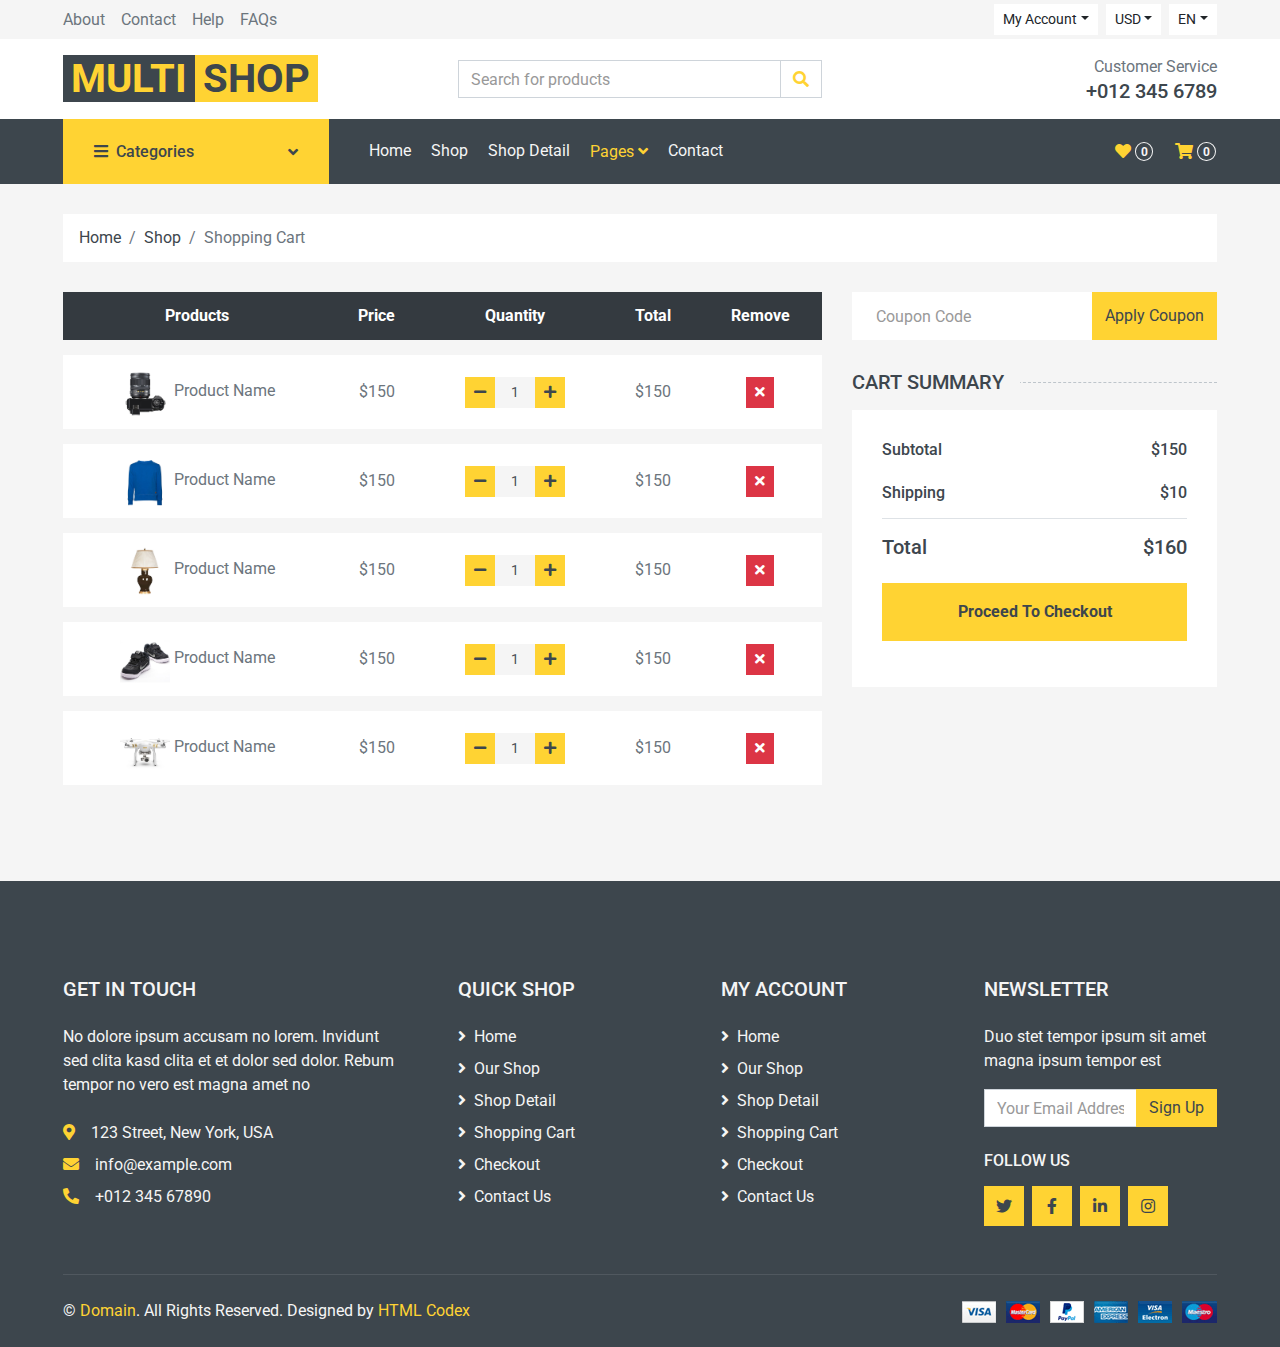
<file: cart.html>
<!DOCTYPE html>
<html lang="en">

<head>
    <meta charset="utf-8">
    <title>MultiShop - Online Shop Website Template</title>
    <meta content="width=device-width, initial-scale=1.0" name="viewport">
    <meta content="Free HTML Templates" name="keywords">
    <meta content="Free HTML Templates" name="description">

    <!-- Favicon -->
    <link href="img/favicon.ico" rel="icon">

    <!-- Google Web Fonts -->
    <link rel="preconnect" href="https://fonts.gstatic.com">
    <link href="https://fonts.googleapis.com/css2?family=Roboto:wght@400;500;700&display=swap" rel="stylesheet">  

    <!-- Font Awesome -->
    <link href="https://cdnjs.cloudflare.com/ajax/libs/font-awesome/5.10.0/css/all.min.css" rel="stylesheet">

    <!-- Libraries Stylesheet -->
    <link href="lib/animate/animate.min.css" rel="stylesheet">
    <link href="lib/owlcarousel/assets/owl.carousel.min.css" rel="stylesheet">

    <!-- Customized Bootstrap Stylesheet -->
    <link href="css/style.css" rel="stylesheet">
</head>

<body>
    <!-- Topbar Start -->
    <div class="container-fluid">
        <div class="row bg-secondary py-1 px-xl-5">
            <div class="col-lg-6 d-none d-lg-block">
                <div class="d-inline-flex align-items-center h-100">
                    <a class="text-body mr-3" href="">About</a>
                    <a class="text-body mr-3" href="">Contact</a>
                    <a class="text-body mr-3" href="">Help</a>
                    <a class="text-body mr-3" href="">FAQs</a>
                </div>
            </div>
            <div class="col-lg-6 text-center text-lg-right">
                <div class="d-inline-flex align-items-center">
                    <div class="btn-group">
                        <button type="button" class="btn btn-sm btn-light dropdown-toggle" data-toggle="dropdown">My Account</button>
                        <div class="dropdown-menu dropdown-menu-right">
                            <button class="dropdown-item" type="button">Sign in</button>
                            <button class="dropdown-item" type="button">Sign up</button>
                        </div>
                    </div>
                    <div class="btn-group mx-2">
                        <button type="button" class="btn btn-sm btn-light dropdown-toggle" data-toggle="dropdown">USD</button>
                        <div class="dropdown-menu dropdown-menu-right">
                            <button class="dropdown-item" type="button">EUR</button>
                            <button class="dropdown-item" type="button">GBP</button>
                            <button class="dropdown-item" type="button">CAD</button>
                        </div>
                    </div>
                    <div class="btn-group">
                        <button type="button" class="btn btn-sm btn-light dropdown-toggle" data-toggle="dropdown">EN</button>
                        <div class="dropdown-menu dropdown-menu-right">
                            <button class="dropdown-item" type="button">FR</button>
                            <button class="dropdown-item" type="button">AR</button>
                            <button class="dropdown-item" type="button">RU</button>
                        </div>
                    </div>
                </div>
                <div class="d-inline-flex align-items-center d-block d-lg-none">
                    <a href="" class="btn px-0 ml-2">
                        <i class="fas fa-heart text-dark"></i>
                        <span class="badge text-dark border border-dark rounded-circle" style="padding-bottom: 2px;">0</span>
                    </a>
                    <a href="" class="btn px-0 ml-2">
                        <i class="fas fa-shopping-cart text-dark"></i>
                        <span class="badge text-dark border border-dark rounded-circle" style="padding-bottom: 2px;">0</span>
                    </a>
                </div>
            </div>
        </div>
        <div class="row align-items-center bg-light py-3 px-xl-5 d-none d-lg-flex">
            <div class="col-lg-4">
                <a href="" class="text-decoration-none">
                    <span class="h1 text-uppercase text-primary bg-dark px-2">Multi</span>
                    <span class="h1 text-uppercase text-dark bg-primary px-2 ml-n1">Shop</span>
                </a>
            </div>
            <div class="col-lg-4 col-6 text-left">
                <form action="">
                    <div class="input-group">
                        <input type="text" class="form-control" placeholder="Search for products">
                        <div class="input-group-append">
                            <span class="input-group-text bg-transparent text-primary">
                                <i class="fa fa-search"></i>
                            </span>
                        </div>
                    </div>
                </form>
            </div>
            <div class="col-lg-4 col-6 text-right">
                <p class="m-0">Customer Service</p>
                <h5 class="m-0">+012 345 6789</h5>
            </div>
        </div>
    </div>
    <!-- Topbar End -->


    <!-- Navbar Start -->
    <div class="container-fluid bg-dark mb-30">
        <div class="row px-xl-5">
            <div class="col-lg-3 d-none d-lg-block">
                <a class="btn d-flex align-items-center justify-content-between bg-primary w-100" data-toggle="collapse" href="#navbar-vertical" style="height: 65px; padding: 0 30px;">
                    <h6 class="text-dark m-0"><i class="fa fa-bars mr-2"></i>Categories</h6>
                    <i class="fa fa-angle-down text-dark"></i>
                </a>
                <nav class="collapse position-absolute navbar navbar-vertical navbar-light align-items-start p-0 bg-light" id="navbar-vertical" style="width: calc(100% - 30px); z-index: 999;">
                    <div class="navbar-nav w-100">
                        <div class="nav-item dropdown dropright">
                            <a href="#" class="nav-link dropdown-toggle" data-toggle="dropdown">Dresses <i class="fa fa-angle-right float-right mt-1"></i></a>
                            <div class="dropdown-menu position-absolute rounded-0 border-0 m-0">
                                <a href="" class="dropdown-item">Men's Dresses</a>
                                <a href="" class="dropdown-item">Women's Dresses</a>
                                <a href="" class="dropdown-item">Baby's Dresses</a>
                            </div>
                        </div>
                        <a href="" class="nav-item nav-link">Shirts</a>
                        <a href="" class="nav-item nav-link">Jeans</a>
                        <a href="" class="nav-item nav-link">Swimwear</a>
                        <a href="" class="nav-item nav-link">Sleepwear</a>
                        <a href="" class="nav-item nav-link">Sportswear</a>
                        <a href="" class="nav-item nav-link">Jumpsuits</a>
                        <a href="" class="nav-item nav-link">Blazers</a>
                        <a href="" class="nav-item nav-link">Jackets</a>
                        <a href="" class="nav-item nav-link">Shoes</a>
                    </div>
                </nav>
            </div>
            <div class="col-lg-9">
                <nav class="navbar navbar-expand-lg bg-dark navbar-dark py-3 py-lg-0 px-0">
                    <a href="" class="text-decoration-none d-block d-lg-none">
                        <span class="h1 text-uppercase text-dark bg-light px-2">Multi</span>
                        <span class="h1 text-uppercase text-light bg-primary px-2 ml-n1">Shop</span>
                    </a>
                    <button type="button" class="navbar-toggler" data-toggle="collapse" data-target="#navbarCollapse">
                        <span class="navbar-toggler-icon"></span>
                    </button>
                    <div class="collapse navbar-collapse justify-content-between" id="navbarCollapse">
                        <div class="navbar-nav mr-auto py-0">
                            <a href="index.html" class="nav-item nav-link">Home</a>
                            <a href="shop.html" class="nav-item nav-link">Shop</a>
                            <a href="detail.html" class="nav-item nav-link">Shop Detail</a>
                            <div class="nav-item dropdown">
                                <a href="#" class="nav-link dropdown-toggle active" data-toggle="dropdown">Pages <i class="fa fa-angle-down mt-1"></i></a>
                                <div class="dropdown-menu bg-primary rounded-0 border-0 m-0">
                                    <a href="cart.html" class="dropdown-item active">Shopping Cart</a>
                                    <a href="checkout.html" class="dropdown-item">Checkout</a>
                                </div>
                            </div>
                            <a href="contact.html" class="nav-item nav-link">Contact</a>
                        </div>
                        <div class="navbar-nav ml-auto py-0 d-none d-lg-block">
                            <a href="" class="btn px-0">
                                <i class="fas fa-heart text-primary"></i>
                                <span class="badge text-secondary border border-secondary rounded-circle" style="padding-bottom: 2px;">0</span>
                            </a>
                            <a href="" class="btn px-0 ml-3">
                                <i class="fas fa-shopping-cart text-primary"></i>
                                <span class="badge text-secondary border border-secondary rounded-circle" style="padding-bottom: 2px;">0</span>
                            </a>
                        </div>
                    </div>
                </nav>
            </div>
        </div>
    </div>
    <!-- Navbar End -->


    <!-- Breadcrumb Start -->
    <div class="container-fluid">
        <div class="row px-xl-5">
            <div class="col-12">
                <nav class="breadcrumb bg-light mb-30">
                    <a class="breadcrumb-item text-dark" href="#">Home</a>
                    <a class="breadcrumb-item text-dark" href="#">Shop</a>
                    <span class="breadcrumb-item active">Shopping Cart</span>
                </nav>
            </div>
        </div>
    </div>
    <!-- Breadcrumb End -->


    <!-- Cart Start -->
    <div class="container-fluid">
        <div class="row px-xl-5">
            <div class="col-lg-8 table-responsive mb-5">
                <table class="table table-light table-borderless table-hover text-center mb-0">
                    <thead class="thead-dark">
                        <tr>
                            <th>Products</th>
                            <th>Price</th>
                            <th>Quantity</th>
                            <th>Total</th>
                            <th>Remove</th>
                        </tr>
                    </thead>
                    <tbody class="align-middle">
                        <tr>
                            <td class="align-middle"><img src="img/product-1.jpg" alt="" style="width: 50px;"> Product Name</td>
                            <td class="align-middle">$150</td>
                            <td class="align-middle">
                                <div class="input-group quantity mx-auto" style="width: 100px;">
                                    <div class="input-group-btn">
                                        <button class="btn btn-sm btn-primary btn-minus" >
                                        <i class="fa fa-minus"></i>
                                        </button>
                                    </div>
                                    <input type="text" class="form-control form-control-sm bg-secondary border-0 text-center" value="1">
                                    <div class="input-group-btn">
                                        <button class="btn btn-sm btn-primary btn-plus">
                                            <i class="fa fa-plus"></i>
                                        </button>
                                    </div>
                                </div>
                            </td>
                            <td class="align-middle">$150</td>
                            <td class="align-middle"><button class="btn btn-sm btn-danger"><i class="fa fa-times"></i></button></td>
                        </tr>
                        <tr>
                            <td class="align-middle"><img src="img/product-2.jpg" alt="" style="width: 50px;"> Product Name</td>
                            <td class="align-middle">$150</td>
                            <td class="align-middle">
                                <div class="input-group quantity mx-auto" style="width: 100px;">
                                    <div class="input-group-btn">
                                        <button class="btn btn-sm btn-primary btn-minus" >
                                        <i class="fa fa-minus"></i>
                                        </button>
                                    </div>
                                    <input type="text" class="form-control form-control-sm bg-secondary border-0 text-center" value="1">
                                    <div class="input-group-btn">
                                        <button class="btn btn-sm btn-primary btn-plus">
                                            <i class="fa fa-plus"></i>
                                        </button>
                                    </div>
                                </div>
                            </td>
                            <td class="align-middle">$150</td>
                            <td class="align-middle"><button class="btn btn-sm btn-danger"><i class="fa fa-times"></i></button></td>
                        </tr>
                        <tr>
                            <td class="align-middle"><img src="img/product-3.jpg" alt="" style="width: 50px;"> Product Name</td>
                            <td class="align-middle">$150</td>
                            <td class="align-middle">
                                <div class="input-group quantity mx-auto" style="width: 100px;">
                                    <div class="input-group-btn">
                                        <button class="btn btn-sm btn-primary btn-minus" >
                                        <i class="fa fa-minus"></i>
                                        </button>
                                    </div>
                                    <input type="text" class="form-control form-control-sm bg-secondary border-0 text-center" value="1">
                                    <div class="input-group-btn">
                                        <button class="btn btn-sm btn-primary btn-plus">
                                            <i class="fa fa-plus"></i>
                                        </button>
                                    </div>
                                </div>
                            </td>
                            <td class="align-middle">$150</td>
                            <td class="align-middle"><button class="btn btn-sm btn-danger"><i class="fa fa-times"></i></button></td>
                        </tr>
                        <tr>
                            <td class="align-middle"><img src="img/product-4.jpg" alt="" style="width: 50px;"> Product Name</td>
                            <td class="align-middle">$150</td>
                            <td class="align-middle">
                                <div class="input-group quantity mx-auto" style="width: 100px;">
                                    <div class="input-group-btn">
                                        <button class="btn btn-sm btn-primary btn-minus" >
                                        <i class="fa fa-minus"></i>
                                        </button>
                                    </div>
                                    <input type="text" class="form-control form-control-sm bg-secondary border-0 text-center" value="1">
                                    <div class="input-group-btn">
                                        <button class="btn btn-sm btn-primary btn-plus">
                                            <i class="fa fa-plus"></i>
                                        </button>
                                    </div>
                                </div>
                            </td>
                            <td class="align-middle">$150</td>
                            <td class="align-middle"><button class="btn btn-sm btn-danger"><i class="fa fa-times"></i></button></td>
                        </tr>
                        <tr>
                            <td class="align-middle"><img src="img/product-5.jpg" alt="" style="width: 50px;"> Product Name</td>
                            <td class="align-middle">$150</td>
                            <td class="align-middle">
                                <div class="input-group quantity mx-auto" style="width: 100px;">
                                    <div class="input-group-btn">
                                        <button class="btn btn-sm btn-primary btn-minus" >
                                        <i class="fa fa-minus"></i>
                                        </button>
                                    </div>
                                    <input type="text" class="form-control form-control-sm bg-secondary border-0 text-center" value="1">
                                    <div class="input-group-btn">
                                        <button class="btn btn-sm btn-primary btn-plus">
                                            <i class="fa fa-plus"></i>
                                        </button>
                                    </div>
                                </div>
                            </td>
                            <td class="align-middle">$150</td>
                            <td class="align-middle"><button class="btn btn-sm btn-danger"><i class="fa fa-times"></i></button></td>
                        </tr>
                    </tbody>
                </table>
            </div>
            <div class="col-lg-4">
                <form class="mb-30" action="">
                    <div class="input-group">
                        <input type="text" class="form-control border-0 p-4" placeholder="Coupon Code">
                        <div class="input-group-append">
                            <button class="btn btn-primary">Apply Coupon</button>
                        </div>
                    </div>
                </form>
                <h5 class="section-title position-relative text-uppercase mb-3"><span class="bg-secondary pr-3">Cart Summary</span></h5>
                <div class="bg-light p-30 mb-5">
                    <div class="border-bottom pb-2">
                        <div class="d-flex justify-content-between mb-3">
                            <h6>Subtotal</h6>
                            <h6>$150</h6>
                        </div>
                        <div class="d-flex justify-content-between">
                            <h6 class="font-weight-medium">Shipping</h6>
                            <h6 class="font-weight-medium">$10</h6>
                        </div>
                    </div>
                    <div class="pt-2">
                        <div class="d-flex justify-content-between mt-2">
                            <h5>Total</h5>
                            <h5>$160</h5>
                        </div>
                        <button class="btn btn-block btn-primary font-weight-bold my-3 py-3">Proceed To Checkout</button>
                    </div>
                </div>
            </div>
        </div>
    </div>
    <!-- Cart End -->


    <!-- Footer Start -->
    <div class="container-fluid bg-dark text-secondary mt-5 pt-5">
        <div class="row px-xl-5 pt-5">
            <div class="col-lg-4 col-md-12 mb-5 pr-3 pr-xl-5">
                <h5 class="text-secondary text-uppercase mb-4">Get In Touch</h5>
                <p class="mb-4">No dolore ipsum accusam no lorem. Invidunt sed clita kasd clita et et dolor sed dolor. Rebum tempor no vero est magna amet no</p>
                <p class="mb-2"><i class="fa fa-map-marker-alt text-primary mr-3"></i>123 Street, New York, USA</p>
                <p class="mb-2"><i class="fa fa-envelope text-primary mr-3"></i>info@example.com</p>
                <p class="mb-0"><i class="fa fa-phone-alt text-primary mr-3"></i>+012 345 67890</p>
            </div>
            <div class="col-lg-8 col-md-12">
                <div class="row">
                    <div class="col-md-4 mb-5">
                        <h5 class="text-secondary text-uppercase mb-4">Quick Shop</h5>
                        <div class="d-flex flex-column justify-content-start">
                            <a class="text-secondary mb-2" href="#"><i class="fa fa-angle-right mr-2"></i>Home</a>
                            <a class="text-secondary mb-2" href="#"><i class="fa fa-angle-right mr-2"></i>Our Shop</a>
                            <a class="text-secondary mb-2" href="#"><i class="fa fa-angle-right mr-2"></i>Shop Detail</a>
                            <a class="text-secondary mb-2" href="#"><i class="fa fa-angle-right mr-2"></i>Shopping Cart</a>
                            <a class="text-secondary mb-2" href="#"><i class="fa fa-angle-right mr-2"></i>Checkout</a>
                            <a class="text-secondary" href="#"><i class="fa fa-angle-right mr-2"></i>Contact Us</a>
                        </div>
                    </div>
                    <div class="col-md-4 mb-5">
                        <h5 class="text-secondary text-uppercase mb-4">My Account</h5>
                        <div class="d-flex flex-column justify-content-start">
                            <a class="text-secondary mb-2" href="#"><i class="fa fa-angle-right mr-2"></i>Home</a>
                            <a class="text-secondary mb-2" href="#"><i class="fa fa-angle-right mr-2"></i>Our Shop</a>
                            <a class="text-secondary mb-2" href="#"><i class="fa fa-angle-right mr-2"></i>Shop Detail</a>
                            <a class="text-secondary mb-2" href="#"><i class="fa fa-angle-right mr-2"></i>Shopping Cart</a>
                            <a class="text-secondary mb-2" href="#"><i class="fa fa-angle-right mr-2"></i>Checkout</a>
                            <a class="text-secondary" href="#"><i class="fa fa-angle-right mr-2"></i>Contact Us</a>
                        </div>
                    </div>
                    <div class="col-md-4 mb-5">
                        <h5 class="text-secondary text-uppercase mb-4">Newsletter</h5>
                        <p>Duo stet tempor ipsum sit amet magna ipsum tempor est</p>
                        <form action="">
                            <div class="input-group">
                                <input type="text" class="form-control" placeholder="Your Email Address">
                                <div class="input-group-append">
                                    <button class="btn btn-primary">Sign Up</button>
                                </div>
                            </div>
                        </form>
                        <h6 class="text-secondary text-uppercase mt-4 mb-3">Follow Us</h6>
                        <div class="d-flex">
                            <a class="btn btn-primary btn-square mr-2" href="#"><i class="fab fa-twitter"></i></a>
                            <a class="btn btn-primary btn-square mr-2" href="#"><i class="fab fa-facebook-f"></i></a>
                            <a class="btn btn-primary btn-square mr-2" href="#"><i class="fab fa-linkedin-in"></i></a>
                            <a class="btn btn-primary btn-square" href="#"><i class="fab fa-instagram"></i></a>
                        </div>
                    </div>
                </div>
            </div>
        </div>
        <div class="row border-top mx-xl-5 py-4" style="border-color: rgba(256, 256, 256, .1) !important;">
            <div class="col-md-6 px-xl-0">
                <p class="mb-md-0 text-center text-md-left text-secondary">
                    &copy; <a class="text-primary" href="#">Domain</a>. All Rights Reserved. Designed
                    by
                    <a class="text-primary" href="https://htmlcodex.com">HTML Codex</a>
                </p>
            </div>
            <div class="col-md-6 px-xl-0 text-center text-md-right">
                <img class="img-fluid" src="img/payments.png" alt="">
            </div>
        </div>
    </div>
    <!-- Footer End -->


    <!-- Back to Top -->
    <a href="#" class="btn btn-primary back-to-top"><i class="fa fa-angle-double-up"></i></a>


    <!-- JavaScript Libraries -->
    <script src="https://code.jquery.com/jquery-3.4.1.min.js"></script>
    <script src="https://stackpath.bootstrapcdn.com/bootstrap/4.4.1/js/bootstrap.bundle.min.js"></script>
    <script src="lib/easing/easing.min.js"></script>
    <script src="lib/owlcarousel/owl.carousel.min.js"></script>

    <!-- Contact Javascript File -->
    <script src="mail/jqBootstrapValidation.min.js"></script>
    <script src="mail/contact.js"></script>

    <!-- Template Javascript -->
    <script src="js/main.js"></script>
</body>

</html>
</file>
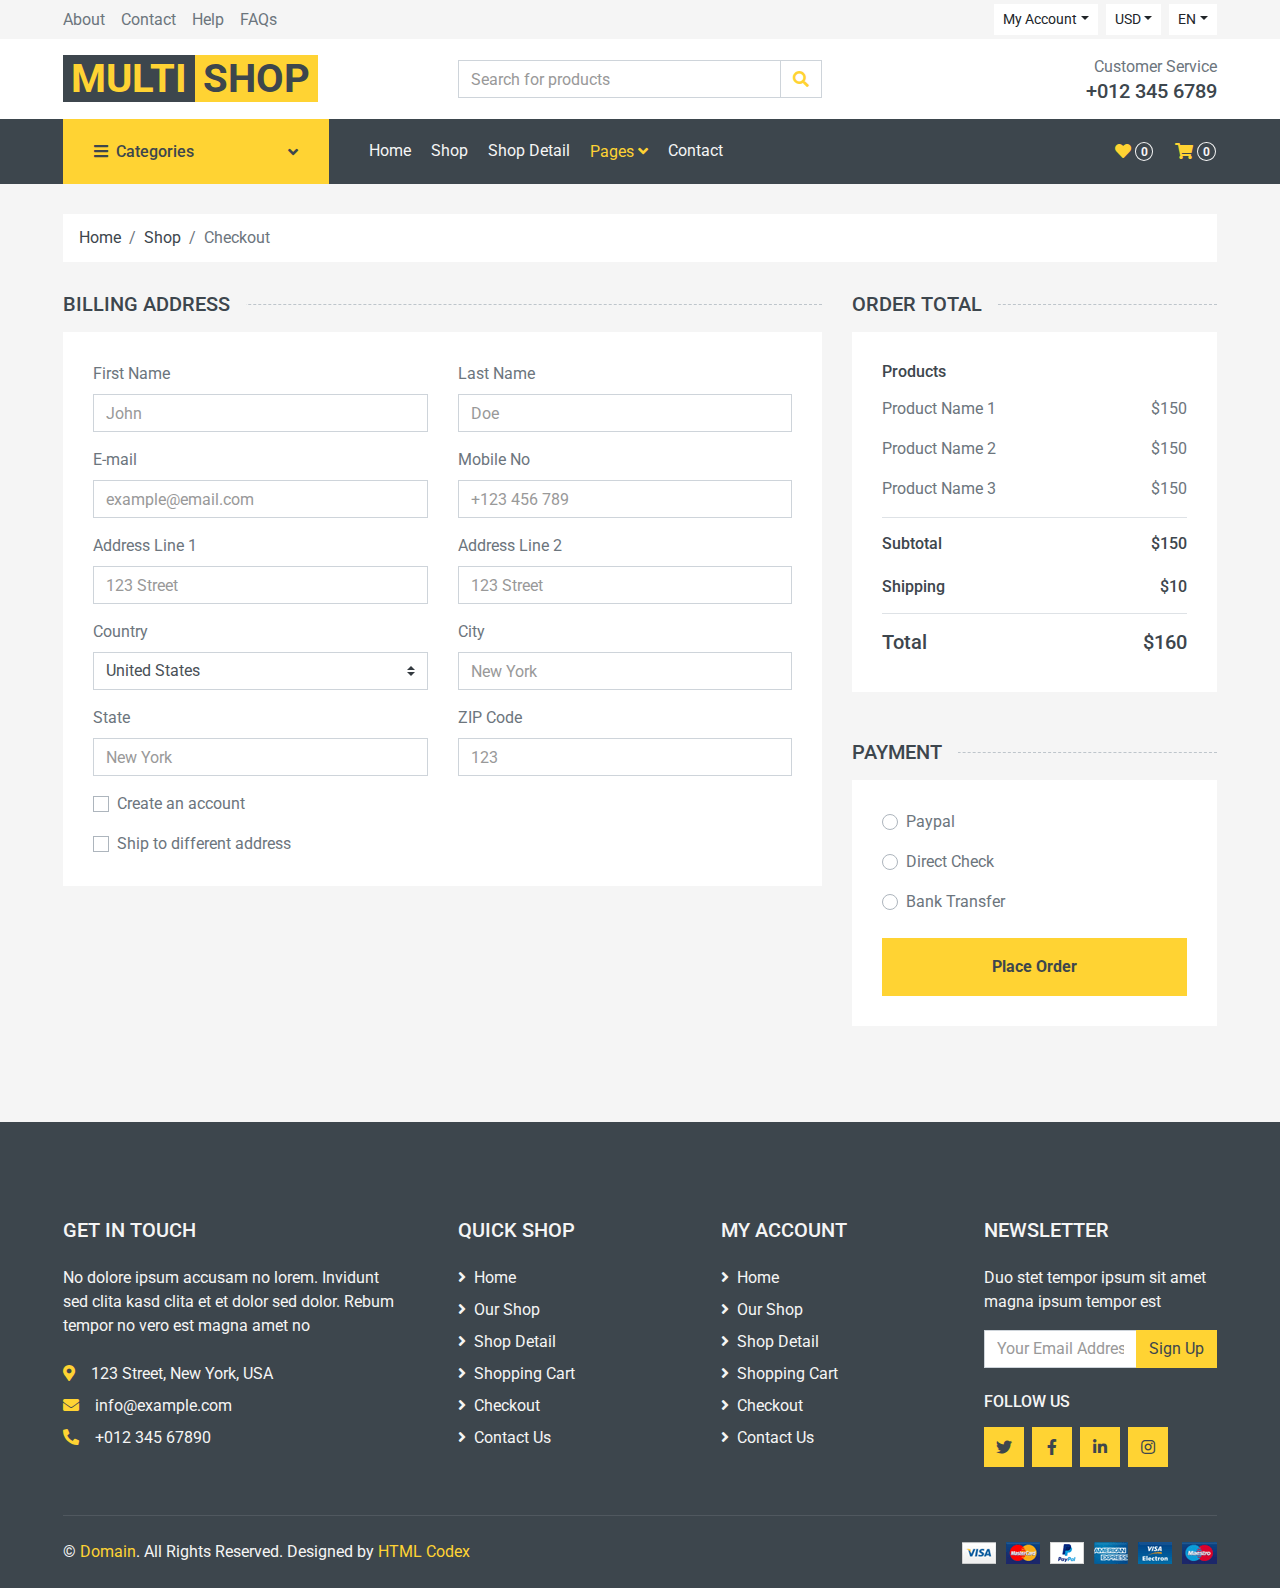
<file: checkout.html>
<!DOCTYPE html>
<html lang="en">

<head>
    <meta charset="utf-8">
    <title>MultiShop - Online Shop Website Template</title>
    <meta content="width=device-width, initial-scale=1.0" name="viewport">
    <meta content="Free HTML Templates" name="keywords">
    <meta content="Free HTML Templates" name="description">

    <!-- Favicon -->
    <link href="img/favicon.ico" rel="icon">

    <!-- Google Web Fonts -->
    <link rel="preconnect" href="https://fonts.gstatic.com">
    <link href="https://fonts.googleapis.com/css2?family=Roboto:wght@400;500;700&display=swap" rel="stylesheet">  

    <!-- Font Awesome -->
    <link href="https://cdnjs.cloudflare.com/ajax/libs/font-awesome/5.10.0/css/all.min.css" rel="stylesheet">

    <!-- Libraries Stylesheet -->
    <link href="lib/animate/animate.min.css" rel="stylesheet">
    <link href="lib/owlcarousel/assets/owl.carousel.min.css" rel="stylesheet">

    <!-- Customized Bootstrap Stylesheet -->
    <link href="css/style.css" rel="stylesheet">
</head>

<body>
    <!-- Topbar Start -->
    <div class="container-fluid">
        <div class="row bg-secondary py-1 px-xl-5">
            <div class="col-lg-6 d-none d-lg-block">
                <div class="d-inline-flex align-items-center h-100">
                    <a class="text-body mr-3" href="">About</a>
                    <a class="text-body mr-3" href="">Contact</a>
                    <a class="text-body mr-3" href="">Help</a>
                    <a class="text-body mr-3" href="">FAQs</a>
                </div>
            </div>
            <div class="col-lg-6 text-center text-lg-right">
                <div class="d-inline-flex align-items-center">
                    <div class="btn-group">
                        <button type="button" class="btn btn-sm btn-light dropdown-toggle" data-toggle="dropdown">My Account</button>
                        <div class="dropdown-menu dropdown-menu-right">
                            <button class="dropdown-item" type="button">Sign in</button>
                            <button class="dropdown-item" type="button">Sign up</button>
                        </div>
                    </div>
                    <div class="btn-group mx-2">
                        <button type="button" class="btn btn-sm btn-light dropdown-toggle" data-toggle="dropdown">USD</button>
                        <div class="dropdown-menu dropdown-menu-right">
                            <button class="dropdown-item" type="button">EUR</button>
                            <button class="dropdown-item" type="button">GBP</button>
                            <button class="dropdown-item" type="button">CAD</button>
                        </div>
                    </div>
                    <div class="btn-group">
                        <button type="button" class="btn btn-sm btn-light dropdown-toggle" data-toggle="dropdown">EN</button>
                        <div class="dropdown-menu dropdown-menu-right">
                            <button class="dropdown-item" type="button">FR</button>
                            <button class="dropdown-item" type="button">AR</button>
                            <button class="dropdown-item" type="button">RU</button>
                        </div>
                    </div>
                </div>
                <div class="d-inline-flex align-items-center d-block d-lg-none">
                    <a href="" class="btn px-0 ml-2">
                        <i class="fas fa-heart text-dark"></i>
                        <span class="badge text-dark border border-dark rounded-circle" style="padding-bottom: 2px;">0</span>
                    </a>
                    <a href="" class="btn px-0 ml-2">
                        <i class="fas fa-shopping-cart text-dark"></i>
                        <span class="badge text-dark border border-dark rounded-circle" style="padding-bottom: 2px;">0</span>
                    </a>
                </div>
            </div>
        </div>
        <div class="row align-items-center bg-light py-3 px-xl-5 d-none d-lg-flex">
            <div class="col-lg-4">
                <a href="" class="text-decoration-none">
                    <span class="h1 text-uppercase text-primary bg-dark px-2">Multi</span>
                    <span class="h1 text-uppercase text-dark bg-primary px-2 ml-n1">Shop</span>
                </a>
            </div>
            <div class="col-lg-4 col-6 text-left">
                <form action="">
                    <div class="input-group">
                        <input type="text" class="form-control" placeholder="Search for products">
                        <div class="input-group-append">
                            <span class="input-group-text bg-transparent text-primary">
                                <i class="fa fa-search"></i>
                            </span>
                        </div>
                    </div>
                </form>
            </div>
            <div class="col-lg-4 col-6 text-right">
                <p class="m-0">Customer Service</p>
                <h5 class="m-0">+012 345 6789</h5>
            </div>
        </div>
    </div>
    <!-- Topbar End -->


    <!-- Navbar Start -->
    <div class="container-fluid bg-dark mb-30">
        <div class="row px-xl-5">
            <div class="col-lg-3 d-none d-lg-block">
                <a class="btn d-flex align-items-center justify-content-between bg-primary w-100" data-toggle="collapse" href="#navbar-vertical" style="height: 65px; padding: 0 30px;">
                    <h6 class="text-dark m-0"><i class="fa fa-bars mr-2"></i>Categories</h6>
                    <i class="fa fa-angle-down text-dark"></i>
                </a>
                <nav class="collapse position-absolute navbar navbar-vertical navbar-light align-items-start p-0 bg-light" id="navbar-vertical" style="width: calc(100% - 30px); z-index: 999;">
                    <div class="navbar-nav w-100">
                        <div class="nav-item dropdown dropright">
                            <a href="#" class="nav-link dropdown-toggle" data-toggle="dropdown">Dresses <i class="fa fa-angle-right float-right mt-1"></i></a>
                            <div class="dropdown-menu position-absolute rounded-0 border-0 m-0">
                                <a href="" class="dropdown-item">Men's Dresses</a>
                                <a href="" class="dropdown-item">Women's Dresses</a>
                                <a href="" class="dropdown-item">Baby's Dresses</a>
                            </div>
                        </div>
                        <a href="" class="nav-item nav-link">Shirts</a>
                        <a href="" class="nav-item nav-link">Jeans</a>
                        <a href="" class="nav-item nav-link">Swimwear</a>
                        <a href="" class="nav-item nav-link">Sleepwear</a>
                        <a href="" class="nav-item nav-link">Sportswear</a>
                        <a href="" class="nav-item nav-link">Jumpsuits</a>
                        <a href="" class="nav-item nav-link">Blazers</a>
                        <a href="" class="nav-item nav-link">Jackets</a>
                        <a href="" class="nav-item nav-link">Shoes</a>
                    </div>
                </nav>
            </div>
            <div class="col-lg-9">
                <nav class="navbar navbar-expand-lg bg-dark navbar-dark py-3 py-lg-0 px-0">
                    <a href="" class="text-decoration-none d-block d-lg-none">
                        <span class="h1 text-uppercase text-dark bg-light px-2">Multi</span>
                        <span class="h1 text-uppercase text-light bg-primary px-2 ml-n1">Shop</span>
                    </a>
                    <button type="button" class="navbar-toggler" data-toggle="collapse" data-target="#navbarCollapse">
                        <span class="navbar-toggler-icon"></span>
                    </button>
                    <div class="collapse navbar-collapse justify-content-between" id="navbarCollapse">
                        <div class="navbar-nav mr-auto py-0">
                            <a href="index.html" class="nav-item nav-link">Home</a>
                            <a href="shop.html" class="nav-item nav-link">Shop</a>
                            <a href="detail.html" class="nav-item nav-link">Shop Detail</a>
                            <div class="nav-item dropdown">
                                <a href="#" class="nav-link dropdown-toggle active" data-toggle="dropdown">Pages <i class="fa fa-angle-down mt-1"></i></a>
                                <div class="dropdown-menu bg-primary rounded-0 border-0 m-0">
                                    <a href="cart.html" class="dropdown-item">Shopping Cart</a>
                                    <a href="checkout.html" class="dropdown-item active">Checkout</a>
                                </div>
                            </div>
                            <a href="contact.html" class="nav-item nav-link">Contact</a>
                        </div>
                        <div class="navbar-nav ml-auto py-0 d-none d-lg-block">
                            <a href="" class="btn px-0">
                                <i class="fas fa-heart text-primary"></i>
                                <span class="badge text-secondary border border-secondary rounded-circle" style="padding-bottom: 2px;">0</span>
                            </a>
                            <a href="" class="btn px-0 ml-3">
                                <i class="fas fa-shopping-cart text-primary"></i>
                                <span class="badge text-secondary border border-secondary rounded-circle" style="padding-bottom: 2px;">0</span>
                            </a>
                        </div>
                    </div>
                </nav>
            </div>
        </div>
    </div>
    <!-- Navbar End -->


    <!-- Breadcrumb Start -->
    <div class="container-fluid">
        <div class="row px-xl-5">
            <div class="col-12">
                <nav class="breadcrumb bg-light mb-30">
                    <a class="breadcrumb-item text-dark" href="#">Home</a>
                    <a class="breadcrumb-item text-dark" href="#">Shop</a>
                    <span class="breadcrumb-item active">Checkout</span>
                </nav>
            </div>
        </div>
    </div>
    <!-- Breadcrumb End -->


    <!-- Checkout Start -->
    <div class="container-fluid">
        <div class="row px-xl-5">
            <div class="col-lg-8">
                <h5 class="section-title position-relative text-uppercase mb-3"><span class="bg-secondary pr-3">Billing Address</span></h5>
                <div class="bg-light p-30 mb-5">
                    <div class="row">
                        <div class="col-md-6 form-group">
                            <label>First Name</label>
                            <input class="form-control" type="text" placeholder="John">
                        </div>
                        <div class="col-md-6 form-group">
                            <label>Last Name</label>
                            <input class="form-control" type="text" placeholder="Doe">
                        </div>
                        <div class="col-md-6 form-group">
                            <label>E-mail</label>
                            <input class="form-control" type="text" placeholder="example@email.com">
                        </div>
                        <div class="col-md-6 form-group">
                            <label>Mobile No</label>
                            <input class="form-control" type="text" placeholder="+123 456 789">
                        </div>
                        <div class="col-md-6 form-group">
                            <label>Address Line 1</label>
                            <input class="form-control" type="text" placeholder="123 Street">
                        </div>
                        <div class="col-md-6 form-group">
                            <label>Address Line 2</label>
                            <input class="form-control" type="text" placeholder="123 Street">
                        </div>
                        <div class="col-md-6 form-group">
                            <label>Country</label>
                            <select class="custom-select">
                                <option selected>United States</option>
                                <option>Afghanistan</option>
                                <option>Albania</option>
                                <option>Algeria</option>
                            </select>
                        </div>
                        <div class="col-md-6 form-group">
                            <label>City</label>
                            <input class="form-control" type="text" placeholder="New York">
                        </div>
                        <div class="col-md-6 form-group">
                            <label>State</label>
                            <input class="form-control" type="text" placeholder="New York">
                        </div>
                        <div class="col-md-6 form-group">
                            <label>ZIP Code</label>
                            <input class="form-control" type="text" placeholder="123">
                        </div>
                        <div class="col-md-12 form-group">
                            <div class="custom-control custom-checkbox">
                                <input type="checkbox" class="custom-control-input" id="newaccount">
                                <label class="custom-control-label" for="newaccount">Create an account</label>
                            </div>
                        </div>
                        <div class="col-md-12">
                            <div class="custom-control custom-checkbox">
                                <input type="checkbox" class="custom-control-input" id="shipto">
                                <label class="custom-control-label" for="shipto"  data-toggle="collapse" data-target="#shipping-address">Ship to different address</label>
                            </div>
                        </div>
                    </div>
                </div>
                <div class="collapse mb-5" id="shipping-address">
                    <h5 class="section-title position-relative text-uppercase mb-3"><span class="bg-secondary pr-3">Shipping Address</span></h5>
                    <div class="bg-light p-30">
                        <div class="row">
                            <div class="col-md-6 form-group">
                                <label>First Name</label>
                                <input class="form-control" type="text" placeholder="John">
                            </div>
                            <div class="col-md-6 form-group">
                                <label>Last Name</label>
                                <input class="form-control" type="text" placeholder="Doe">
                            </div>
                            <div class="col-md-6 form-group">
                                <label>E-mail</label>
                                <input class="form-control" type="text" placeholder="example@email.com">
                            </div>
                            <div class="col-md-6 form-group">
                                <label>Mobile No</label>
                                <input class="form-control" type="text" placeholder="+123 456 789">
                            </div>
                            <div class="col-md-6 form-group">
                                <label>Address Line 1</label>
                                <input class="form-control" type="text" placeholder="123 Street">
                            </div>
                            <div class="col-md-6 form-group">
                                <label>Address Line 2</label>
                                <input class="form-control" type="text" placeholder="123 Street">
                            </div>
                            <div class="col-md-6 form-group">
                                <label>Country</label>
                                <select class="custom-select">
                                    <option selected>United States</option>
                                    <option>Afghanistan</option>
                                    <option>Albania</option>
                                    <option>Algeria</option>
                                </select>
                            </div>
                            <div class="col-md-6 form-group">
                                <label>City</label>
                                <input class="form-control" type="text" placeholder="New York">
                            </div>
                            <div class="col-md-6 form-group">
                                <label>State</label>
                                <input class="form-control" type="text" placeholder="New York">
                            </div>
                            <div class="col-md-6 form-group">
                                <label>ZIP Code</label>
                                <input class="form-control" type="text" placeholder="123">
                            </div>
                        </div>
                    </div>
                </div>
            </div>
            <div class="col-lg-4">
                <h5 class="section-title position-relative text-uppercase mb-3"><span class="bg-secondary pr-3">Order Total</span></h5>
                <div class="bg-light p-30 mb-5">
                    <div class="border-bottom">
                        <h6 class="mb-3">Products</h6>
                        <div class="d-flex justify-content-between">
                            <p>Product Name 1</p>
                            <p>$150</p>
                        </div>
                        <div class="d-flex justify-content-between">
                            <p>Product Name 2</p>
                            <p>$150</p>
                        </div>
                        <div class="d-flex justify-content-between">
                            <p>Product Name 3</p>
                            <p>$150</p>
                        </div>
                    </div>
                    <div class="border-bottom pt-3 pb-2">
                        <div class="d-flex justify-content-between mb-3">
                            <h6>Subtotal</h6>
                            <h6>$150</h6>
                        </div>
                        <div class="d-flex justify-content-between">
                            <h6 class="font-weight-medium">Shipping</h6>
                            <h6 class="font-weight-medium">$10</h6>
                        </div>
                    </div>
                    <div class="pt-2">
                        <div class="d-flex justify-content-between mt-2">
                            <h5>Total</h5>
                            <h5>$160</h5>
                        </div>
                    </div>
                </div>
                <div class="mb-5">
                    <h5 class="section-title position-relative text-uppercase mb-3"><span class="bg-secondary pr-3">Payment</span></h5>
                    <div class="bg-light p-30">
                        <div class="form-group">
                            <div class="custom-control custom-radio">
                                <input type="radio" class="custom-control-input" name="payment" id="paypal">
                                <label class="custom-control-label" for="paypal">Paypal</label>
                            </div>
                        </div>
                        <div class="form-group">
                            <div class="custom-control custom-radio">
                                <input type="radio" class="custom-control-input" name="payment" id="directcheck">
                                <label class="custom-control-label" for="directcheck">Direct Check</label>
                            </div>
                        </div>
                        <div class="form-group mb-4">
                            <div class="custom-control custom-radio">
                                <input type="radio" class="custom-control-input" name="payment" id="banktransfer">
                                <label class="custom-control-label" for="banktransfer">Bank Transfer</label>
                            </div>
                        </div>
                        <button class="btn btn-block btn-primary font-weight-bold py-3">Place Order</button>
                    </div>
                </div>
            </div>
        </div>
    </div>
    <!-- Checkout End -->


    <!-- Footer Start -->
    <div class="container-fluid bg-dark text-secondary mt-5 pt-5">
        <div class="row px-xl-5 pt-5">
            <div class="col-lg-4 col-md-12 mb-5 pr-3 pr-xl-5">
                <h5 class="text-secondary text-uppercase mb-4">Get In Touch</h5>
                <p class="mb-4">No dolore ipsum accusam no lorem. Invidunt sed clita kasd clita et et dolor sed dolor. Rebum tempor no vero est magna amet no</p>
                <p class="mb-2"><i class="fa fa-map-marker-alt text-primary mr-3"></i>123 Street, New York, USA</p>
                <p class="mb-2"><i class="fa fa-envelope text-primary mr-3"></i>info@example.com</p>
                <p class="mb-0"><i class="fa fa-phone-alt text-primary mr-3"></i>+012 345 67890</p>
            </div>
            <div class="col-lg-8 col-md-12">
                <div class="row">
                    <div class="col-md-4 mb-5">
                        <h5 class="text-secondary text-uppercase mb-4">Quick Shop</h5>
                        <div class="d-flex flex-column justify-content-start">
                            <a class="text-secondary mb-2" href="#"><i class="fa fa-angle-right mr-2"></i>Home</a>
                            <a class="text-secondary mb-2" href="#"><i class="fa fa-angle-right mr-2"></i>Our Shop</a>
                            <a class="text-secondary mb-2" href="#"><i class="fa fa-angle-right mr-2"></i>Shop Detail</a>
                            <a class="text-secondary mb-2" href="#"><i class="fa fa-angle-right mr-2"></i>Shopping Cart</a>
                            <a class="text-secondary mb-2" href="#"><i class="fa fa-angle-right mr-2"></i>Checkout</a>
                            <a class="text-secondary" href="#"><i class="fa fa-angle-right mr-2"></i>Contact Us</a>
                        </div>
                    </div>
                    <div class="col-md-4 mb-5">
                        <h5 class="text-secondary text-uppercase mb-4">My Account</h5>
                        <div class="d-flex flex-column justify-content-start">
                            <a class="text-secondary mb-2" href="#"><i class="fa fa-angle-right mr-2"></i>Home</a>
                            <a class="text-secondary mb-2" href="#"><i class="fa fa-angle-right mr-2"></i>Our Shop</a>
                            <a class="text-secondary mb-2" href="#"><i class="fa fa-angle-right mr-2"></i>Shop Detail</a>
                            <a class="text-secondary mb-2" href="#"><i class="fa fa-angle-right mr-2"></i>Shopping Cart</a>
                            <a class="text-secondary mb-2" href="#"><i class="fa fa-angle-right mr-2"></i>Checkout</a>
                            <a class="text-secondary" href="#"><i class="fa fa-angle-right mr-2"></i>Contact Us</a>
                        </div>
                    </div>
                    <div class="col-md-4 mb-5">
                        <h5 class="text-secondary text-uppercase mb-4">Newsletter</h5>
                        <p>Duo stet tempor ipsum sit amet magna ipsum tempor est</p>
                        <form action="">
                            <div class="input-group">
                                <input type="text" class="form-control" placeholder="Your Email Address">
                                <div class="input-group-append">
                                    <button class="btn btn-primary">Sign Up</button>
                                </div>
                            </div>
                        </form>
                        <h6 class="text-secondary text-uppercase mt-4 mb-3">Follow Us</h6>
                        <div class="d-flex">
                            <a class="btn btn-primary btn-square mr-2" href="#"><i class="fab fa-twitter"></i></a>
                            <a class="btn btn-primary btn-square mr-2" href="#"><i class="fab fa-facebook-f"></i></a>
                            <a class="btn btn-primary btn-square mr-2" href="#"><i class="fab fa-linkedin-in"></i></a>
                            <a class="btn btn-primary btn-square" href="#"><i class="fab fa-instagram"></i></a>
                        </div>
                    </div>
                </div>
            </div>
        </div>
        <div class="row border-top mx-xl-5 py-4" style="border-color: rgba(256, 256, 256, .1) !important;">
            <div class="col-md-6 px-xl-0">
                <p class="mb-md-0 text-center text-md-left text-secondary">
                    &copy; <a class="text-primary" href="#">Domain</a>. All Rights Reserved. Designed
                    by
                    <a class="text-primary" href="https://htmlcodex.com">HTML Codex</a>
                </p>
            </div>
            <div class="col-md-6 px-xl-0 text-center text-md-right">
                <img class="img-fluid" src="img/payments.png" alt="">
            </div>
        </div>
    </div>
    <!-- Footer End -->


    <!-- Back to Top -->
    <a href="#" class="btn btn-primary back-to-top"><i class="fa fa-angle-double-up"></i></a>


    <!-- JavaScript Libraries -->
    <script src="https://code.jquery.com/jquery-3.4.1.min.js"></script>
    <script src="https://stackpath.bootstrapcdn.com/bootstrap/4.4.1/js/bootstrap.bundle.min.js"></script>
    <script src="lib/easing/easing.min.js"></script>
    <script src="lib/owlcarousel/owl.carousel.min.js"></script>

    <!-- Contact Javascript File -->
    <script src="mail/jqBootstrapValidation.min.js"></script>
    <script src="mail/contact.js"></script>

    <!-- Template Javascript -->
    <script src="js/main.js"></script>
</body>

</html>
</file>
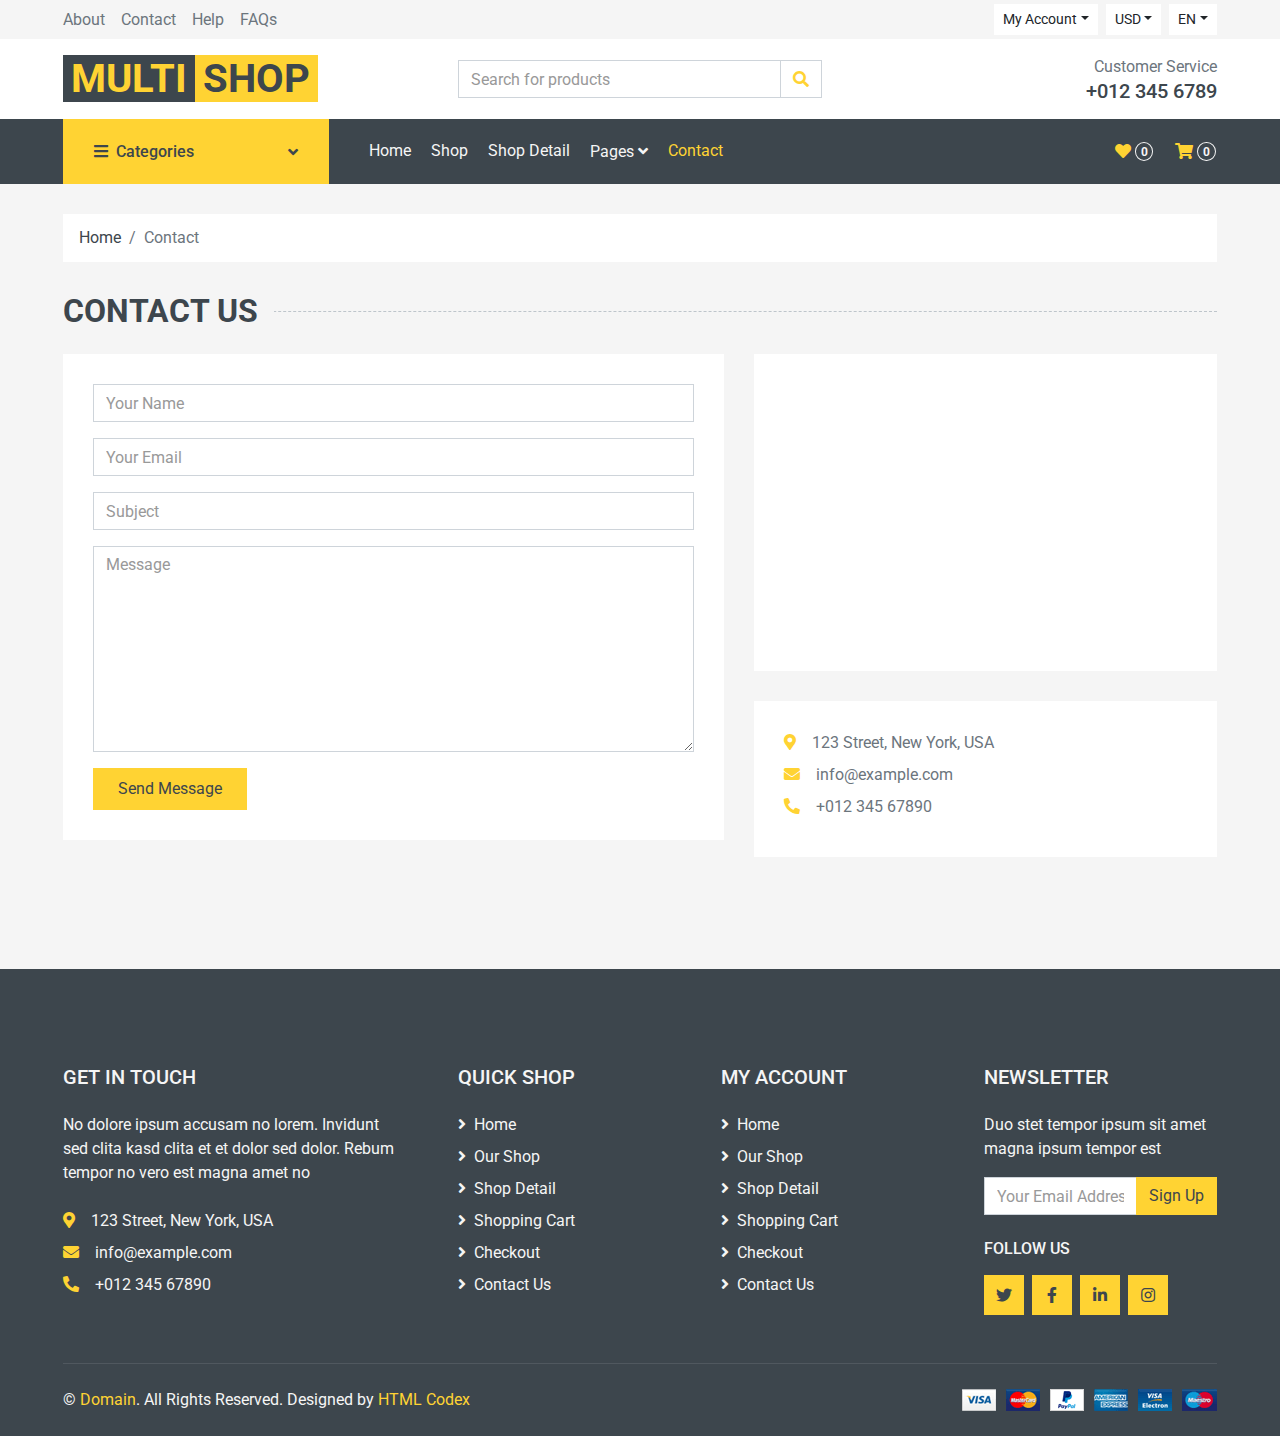
<file: contact.html>
<!DOCTYPE html>
<html lang="en">

<head>
    <meta charset="utf-8">
    <title>MultiShop - Online Shop Website Template</title>
    <meta content="width=device-width, initial-scale=1.0" name="viewport">
    <meta content="Free HTML Templates" name="keywords">
    <meta content="Free HTML Templates" name="description">

    <!-- Favicon -->
    <link href="img/favicon.ico" rel="icon">

    <!-- Google Web Fonts -->
    <link rel="preconnect" href="https://fonts.gstatic.com">
    <link href="https://fonts.googleapis.com/css2?family=Roboto:wght@400;500;700&display=swap" rel="stylesheet">  

    <!-- Font Awesome -->
    <link href="https://cdnjs.cloudflare.com/ajax/libs/font-awesome/5.10.0/css/all.min.css" rel="stylesheet">

    <!-- Libraries Stylesheet -->
    <link href="lib/animate/animate.min.css" rel="stylesheet">
    <link href="lib/owlcarousel/assets/owl.carousel.min.css" rel="stylesheet">

    <!-- Customized Bootstrap Stylesheet -->
    <link href="css/style.css" rel="stylesheet">
</head>

<body>
    <!-- Topbar Start -->
    <div class="container-fluid">
        <div class="row bg-secondary py-1 px-xl-5">
            <div class="col-lg-6 d-none d-lg-block">
                <div class="d-inline-flex align-items-center h-100">
                    <a class="text-body mr-3" href="">About</a>
                    <a class="text-body mr-3" href="">Contact</a>
                    <a class="text-body mr-3" href="">Help</a>
                    <a class="text-body mr-3" href="">FAQs</a>
                </div>
            </div>
            <div class="col-lg-6 text-center text-lg-right">
                <div class="d-inline-flex align-items-center">
                    <div class="btn-group">
                        <button type="button" class="btn btn-sm btn-light dropdown-toggle" data-toggle="dropdown">My Account</button>
                        <div class="dropdown-menu dropdown-menu-right">
                            <button class="dropdown-item" type="button">Sign in</button>
                            <button class="dropdown-item" type="button">Sign up</button>
                        </div>
                    </div>
                    <div class="btn-group mx-2">
                        <button type="button" class="btn btn-sm btn-light dropdown-toggle" data-toggle="dropdown">USD</button>
                        <div class="dropdown-menu dropdown-menu-right">
                            <button class="dropdown-item" type="button">EUR</button>
                            <button class="dropdown-item" type="button">GBP</button>
                            <button class="dropdown-item" type="button">CAD</button>
                        </div>
                    </div>
                    <div class="btn-group">
                        <button type="button" class="btn btn-sm btn-light dropdown-toggle" data-toggle="dropdown">EN</button>
                        <div class="dropdown-menu dropdown-menu-right">
                            <button class="dropdown-item" type="button">FR</button>
                            <button class="dropdown-item" type="button">AR</button>
                            <button class="dropdown-item" type="button">RU</button>
                        </div>
                    </div>
                </div>
                <div class="d-inline-flex align-items-center d-block d-lg-none">
                    <a href="" class="btn px-0 ml-2">
                        <i class="fas fa-heart text-dark"></i>
                        <span class="badge text-dark border border-dark rounded-circle" style="padding-bottom: 2px;">0</span>
                    </a>
                    <a href="" class="btn px-0 ml-2">
                        <i class="fas fa-shopping-cart text-dark"></i>
                        <span class="badge text-dark border border-dark rounded-circle" style="padding-bottom: 2px;">0</span>
                    </a>
                </div>
            </div>
        </div>
        <div class="row align-items-center bg-light py-3 px-xl-5 d-none d-lg-flex">
            <div class="col-lg-4">
                <a href="" class="text-decoration-none">
                    <span class="h1 text-uppercase text-primary bg-dark px-2">Multi</span>
                    <span class="h1 text-uppercase text-dark bg-primary px-2 ml-n1">Shop</span>
                </a>
            </div>
            <div class="col-lg-4 col-6 text-left">
                <form action="">
                    <div class="input-group">
                        <input type="text" class="form-control" placeholder="Search for products">
                        <div class="input-group-append">
                            <span class="input-group-text bg-transparent text-primary">
                                <i class="fa fa-search"></i>
                            </span>
                        </div>
                    </div>
                </form>
            </div>
            <div class="col-lg-4 col-6 text-right">
                <p class="m-0">Customer Service</p>
                <h5 class="m-0">+012 345 6789</h5>
            </div>
        </div>
    </div>
    <!-- Topbar End -->


    <!-- Navbar Start -->
    <div class="container-fluid bg-dark mb-30">
        <div class="row px-xl-5">
            <div class="col-lg-3 d-none d-lg-block">
                <a class="btn d-flex align-items-center justify-content-between bg-primary w-100" data-toggle="collapse" href="#navbar-vertical" style="height: 65px; padding: 0 30px;">
                    <h6 class="text-dark m-0"><i class="fa fa-bars mr-2"></i>Categories</h6>
                    <i class="fa fa-angle-down text-dark"></i>
                </a>
                <nav class="collapse position-absolute navbar navbar-vertical navbar-light align-items-start p-0 bg-light" id="navbar-vertical" style="width: calc(100% - 30px); z-index: 999;">
                    <div class="navbar-nav w-100">
                        <div class="nav-item dropdown dropright">
                            <a href="#" class="nav-link dropdown-toggle" data-toggle="dropdown">Dresses <i class="fa fa-angle-right float-right mt-1"></i></a>
                            <div class="dropdown-menu position-absolute rounded-0 border-0 m-0">
                                <a href="" class="dropdown-item">Men's Dresses</a>
                                <a href="" class="dropdown-item">Women's Dresses</a>
                                <a href="" class="dropdown-item">Baby's Dresses</a>
                            </div>
                        </div>
                        <a href="" class="nav-item nav-link">Shirts</a>
                        <a href="" class="nav-item nav-link">Jeans</a>
                        <a href="" class="nav-item nav-link">Swimwear</a>
                        <a href="" class="nav-item nav-link">Sleepwear</a>
                        <a href="" class="nav-item nav-link">Sportswear</a>
                        <a href="" class="nav-item nav-link">Jumpsuits</a>
                        <a href="" class="nav-item nav-link">Blazers</a>
                        <a href="" class="nav-item nav-link">Jackets</a>
                        <a href="" class="nav-item nav-link">Shoes</a>
                    </div>
                </nav>
            </div>
            <div class="col-lg-9">
                <nav class="navbar navbar-expand-lg bg-dark navbar-dark py-3 py-lg-0 px-0">
                    <a href="" class="text-decoration-none d-block d-lg-none">
                        <span class="h1 text-uppercase text-dark bg-light px-2">Multi</span>
                        <span class="h1 text-uppercase text-light bg-primary px-2 ml-n1">Shop</span>
                    </a>
                    <button type="button" class="navbar-toggler" data-toggle="collapse" data-target="#navbarCollapse">
                        <span class="navbar-toggler-icon"></span>
                    </button>
                    <div class="collapse navbar-collapse justify-content-between" id="navbarCollapse">
                        <div class="navbar-nav mr-auto py-0">
                            <a href="index.html" class="nav-item nav-link">Home</a>
                            <a href="shop.html" class="nav-item nav-link">Shop</a>
                            <a href="detail.html" class="nav-item nav-link">Shop Detail</a>
                            <div class="nav-item dropdown">
                                <a href="#" class="nav-link dropdown-toggle" data-toggle="dropdown">Pages <i class="fa fa-angle-down mt-1"></i></a>
                                <div class="dropdown-menu bg-primary rounded-0 border-0 m-0">
                                    <a href="cart.html" class="dropdown-item">Shopping Cart</a>
                                    <a href="checkout.html" class="dropdown-item">Checkout</a>
                                </div>
                            </div>
                            <a href="contact.html" class="nav-item nav-link active">Contact</a>
                        </div>
                        <div class="navbar-nav ml-auto py-0 d-none d-lg-block">
                            <a href="" class="btn px-0">
                                <i class="fas fa-heart text-primary"></i>
                                <span class="badge text-secondary border border-secondary rounded-circle" style="padding-bottom: 2px;">0</span>
                            </a>
                            <a href="" class="btn px-0 ml-3">
                                <i class="fas fa-shopping-cart text-primary"></i>
                                <span class="badge text-secondary border border-secondary rounded-circle" style="padding-bottom: 2px;">0</span>
                            </a>
                        </div>
                    </div>
                </nav>
            </div>
        </div>
    </div>
    <!-- Navbar End -->


    <!-- Breadcrumb Start -->
    <div class="container-fluid">
        <div class="row px-xl-5">
            <div class="col-12">
                <nav class="breadcrumb bg-light mb-30">
                    <a class="breadcrumb-item text-dark" href="#">Home</a>
                    <span class="breadcrumb-item active">Contact</span>
                </nav>
            </div>
        </div>
    </div>
    <!-- Breadcrumb End -->


    <!-- Contact Start -->
    <div class="container-fluid">
        <h2 class="section-title position-relative text-uppercase mx-xl-5 mb-4"><span class="bg-secondary pr-3">Contact Us</span></h2>
        <div class="row px-xl-5">
            <div class="col-lg-7 mb-5">
                <div class="contact-form bg-light p-30">
                    <div id="success"></div>
                    <form name="sentMessage" id="contactForm" novalidate="novalidate">
                        <div class="control-group">
                            <input type="text" class="form-control" id="name" placeholder="Your Name"
                                required="required" data-validation-required-message="Please enter your name" />
                            <p class="help-block text-danger"></p>
                        </div>
                        <div class="control-group">
                            <input type="email" class="form-control" id="email" placeholder="Your Email"
                                required="required" data-validation-required-message="Please enter your email" />
                            <p class="help-block text-danger"></p>
                        </div>
                        <div class="control-group">
                            <input type="text" class="form-control" id="subject" placeholder="Subject"
                                required="required" data-validation-required-message="Please enter a subject" />
                            <p class="help-block text-danger"></p>
                        </div>
                        <div class="control-group">
                            <textarea class="form-control" rows="8" id="message" placeholder="Message"
                                required="required"
                                data-validation-required-message="Please enter your message"></textarea>
                            <p class="help-block text-danger"></p>
                        </div>
                        <div>
                            <button class="btn btn-primary py-2 px-4" type="submit" id="sendMessageButton">Send
                                Message</button>
                        </div>
                    </form>
                </div>
            </div>
            <div class="col-lg-5 mb-5">
                <div class="bg-light p-30 mb-30">
                    <iframe style="width: 100%; height: 250px;"
                    src="https://www.google.com/maps/embed?pb=!1m18!1m12!1m3!1d3001156.4288297426!2d-78.01371936852176!3d42.72876761954724!2m3!1f0!2f0!3f0!3m2!1i1024!2i768!4f13.1!3m3!1m2!1s0x4ccc4bf0f123a5a9%3A0xddcfc6c1de189567!2sNew%20York%2C%20USA!5e0!3m2!1sen!2sbd!4v1603794290143!5m2!1sen!2sbd"
                    frameborder="0" style="border:0;" allowfullscreen="" aria-hidden="false" tabindex="0"></iframe>
                </div>
                <div class="bg-light p-30 mb-3">
                    <p class="mb-2"><i class="fa fa-map-marker-alt text-primary mr-3"></i>123 Street, New York, USA</p>
                    <p class="mb-2"><i class="fa fa-envelope text-primary mr-3"></i>info@example.com</p>
                    <p class="mb-2"><i class="fa fa-phone-alt text-primary mr-3"></i>+012 345 67890</p>
                </div>
            </div>
        </div>
    </div>
    <!-- Contact End -->


    <!-- Footer Start -->
    <div class="container-fluid bg-dark text-secondary mt-5 pt-5">
        <div class="row px-xl-5 pt-5">
            <div class="col-lg-4 col-md-12 mb-5 pr-3 pr-xl-5">
                <h5 class="text-secondary text-uppercase mb-4">Get In Touch</h5>
                <p class="mb-4">No dolore ipsum accusam no lorem. Invidunt sed clita kasd clita et et dolor sed dolor. Rebum tempor no vero est magna amet no</p>
                <p class="mb-2"><i class="fa fa-map-marker-alt text-primary mr-3"></i>123 Street, New York, USA</p>
                <p class="mb-2"><i class="fa fa-envelope text-primary mr-3"></i>info@example.com</p>
                <p class="mb-0"><i class="fa fa-phone-alt text-primary mr-3"></i>+012 345 67890</p>
            </div>
            <div class="col-lg-8 col-md-12">
                <div class="row">
                    <div class="col-md-4 mb-5">
                        <h5 class="text-secondary text-uppercase mb-4">Quick Shop</h5>
                        <div class="d-flex flex-column justify-content-start">
                            <a class="text-secondary mb-2" href="#"><i class="fa fa-angle-right mr-2"></i>Home</a>
                            <a class="text-secondary mb-2" href="#"><i class="fa fa-angle-right mr-2"></i>Our Shop</a>
                            <a class="text-secondary mb-2" href="#"><i class="fa fa-angle-right mr-2"></i>Shop Detail</a>
                            <a class="text-secondary mb-2" href="#"><i class="fa fa-angle-right mr-2"></i>Shopping Cart</a>
                            <a class="text-secondary mb-2" href="#"><i class="fa fa-angle-right mr-2"></i>Checkout</a>
                            <a class="text-secondary" href="#"><i class="fa fa-angle-right mr-2"></i>Contact Us</a>
                        </div>
                    </div>
                    <div class="col-md-4 mb-5">
                        <h5 class="text-secondary text-uppercase mb-4">My Account</h5>
                        <div class="d-flex flex-column justify-content-start">
                            <a class="text-secondary mb-2" href="#"><i class="fa fa-angle-right mr-2"></i>Home</a>
                            <a class="text-secondary mb-2" href="#"><i class="fa fa-angle-right mr-2"></i>Our Shop</a>
                            <a class="text-secondary mb-2" href="#"><i class="fa fa-angle-right mr-2"></i>Shop Detail</a>
                            <a class="text-secondary mb-2" href="#"><i class="fa fa-angle-right mr-2"></i>Shopping Cart</a>
                            <a class="text-secondary mb-2" href="#"><i class="fa fa-angle-right mr-2"></i>Checkout</a>
                            <a class="text-secondary" href="#"><i class="fa fa-angle-right mr-2"></i>Contact Us</a>
                        </div>
                    </div>
                    <div class="col-md-4 mb-5">
                        <h5 class="text-secondary text-uppercase mb-4">Newsletter</h5>
                        <p>Duo stet tempor ipsum sit amet magna ipsum tempor est</p>
                        <form action="">
                            <div class="input-group">
                                <input type="text" class="form-control" placeholder="Your Email Address">
                                <div class="input-group-append">
                                    <button class="btn btn-primary">Sign Up</button>
                                </div>
                            </div>
                        </form>
                        <h6 class="text-secondary text-uppercase mt-4 mb-3">Follow Us</h6>
                        <div class="d-flex">
                            <a class="btn btn-primary btn-square mr-2" href="#"><i class="fab fa-twitter"></i></a>
                            <a class="btn btn-primary btn-square mr-2" href="#"><i class="fab fa-facebook-f"></i></a>
                            <a class="btn btn-primary btn-square mr-2" href="#"><i class="fab fa-linkedin-in"></i></a>
                            <a class="btn btn-primary btn-square" href="#"><i class="fab fa-instagram"></i></a>
                        </div>
                    </div>
                </div>
            </div>
        </div>
        <div class="row border-top mx-xl-5 py-4" style="border-color: rgba(256, 256, 256, .1) !important;">
            <div class="col-md-6 px-xl-0">
                <p class="mb-md-0 text-center text-md-left text-secondary">
                    &copy; <a class="text-primary" href="#">Domain</a>. All Rights Reserved. Designed
                    by
                    <a class="text-primary" href="https://htmlcodex.com">HTML Codex</a>
                </p>
            </div>
            <div class="col-md-6 px-xl-0 text-center text-md-right">
                <img class="img-fluid" src="img/payments.png" alt="">
            </div>
        </div>
    </div>
    <!-- Footer End -->


    <!-- Back to Top -->
    <a href="#" class="btn btn-primary back-to-top"><i class="fa fa-angle-double-up"></i></a>


    <!-- JavaScript Libraries -->
    <script src="https://code.jquery.com/jquery-3.4.1.min.js"></script>
    <script src="https://stackpath.bootstrapcdn.com/bootstrap/4.4.1/js/bootstrap.bundle.min.js"></script>
    <script src="lib/easing/easing.min.js"></script>
    <script src="lib/owlcarousel/owl.carousel.min.js"></script>

    <!-- Contact Javascript File -->
    <script src="mail/jqBootstrapValidation.min.js"></script>
    <script src="mail/contact.js"></script>

    <!-- Template Javascript -->
    <script src="js/main.js"></script>
</body>

</html>
</file>
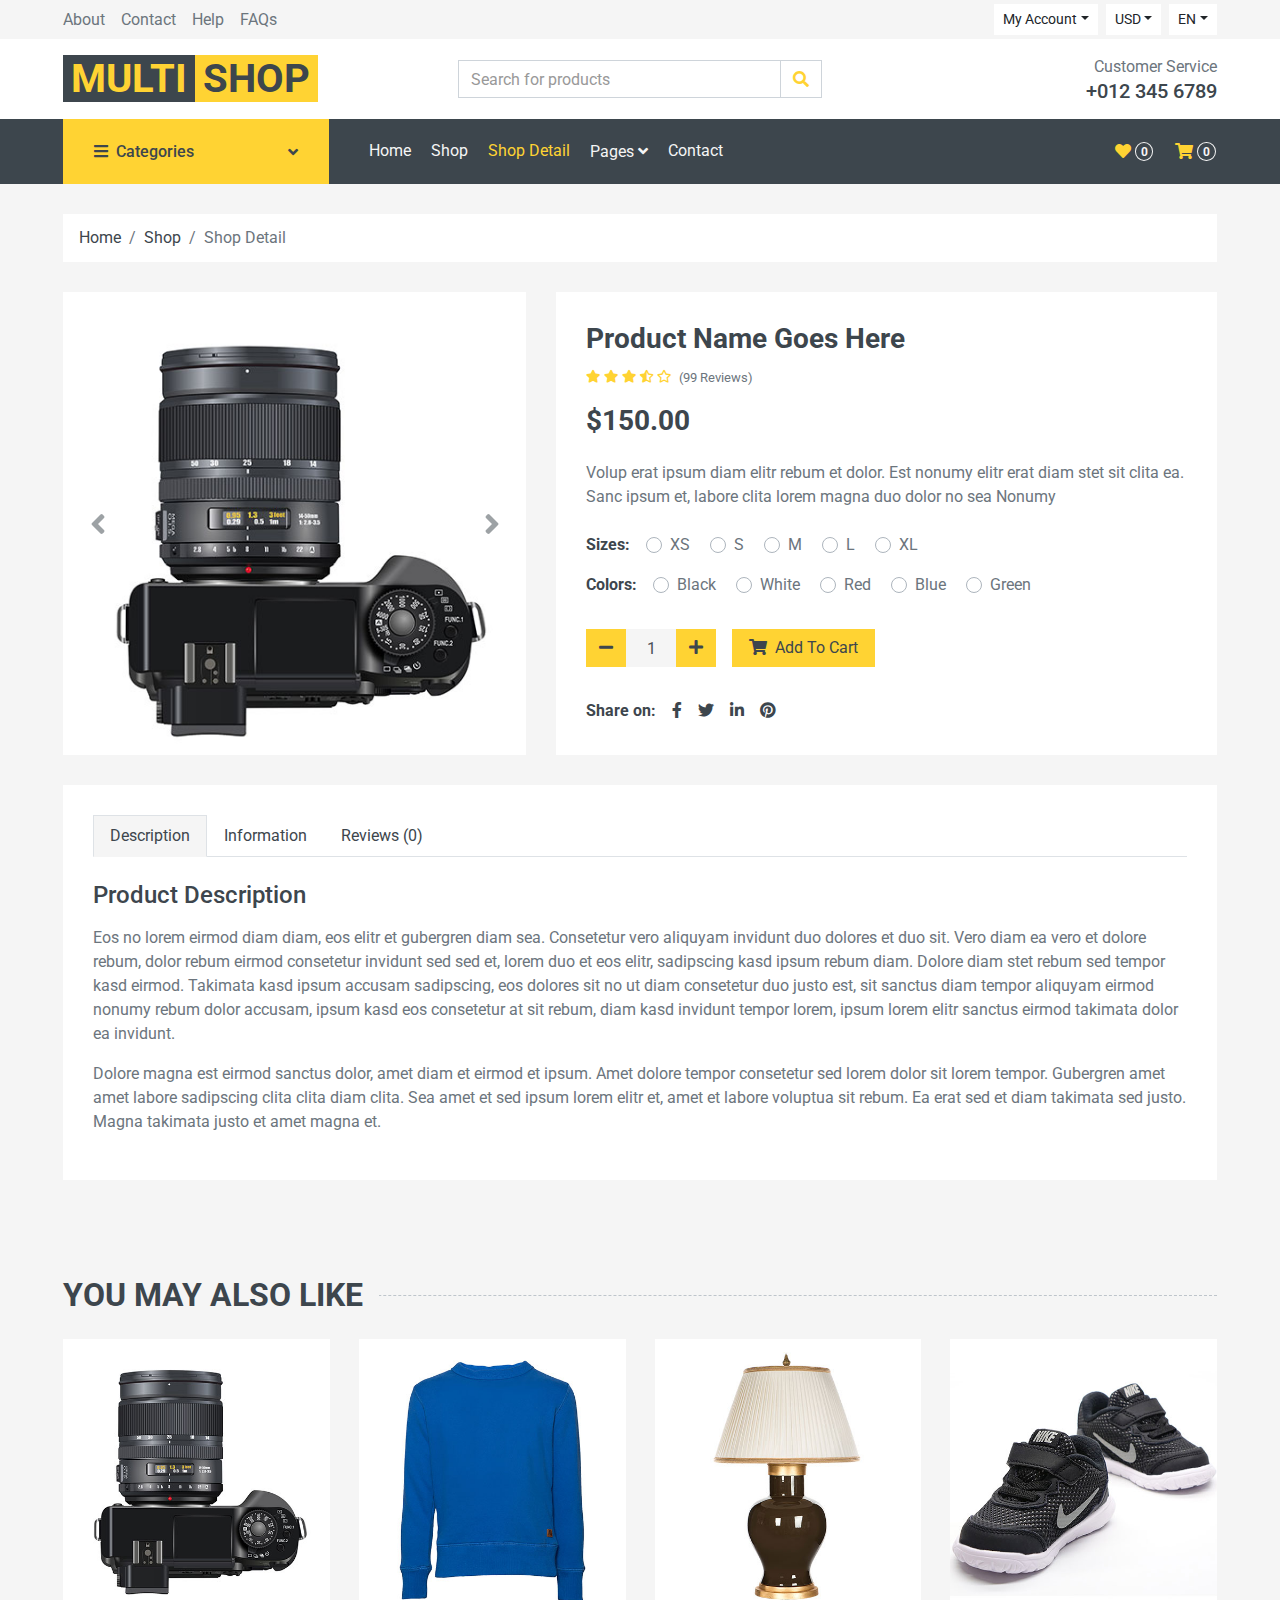
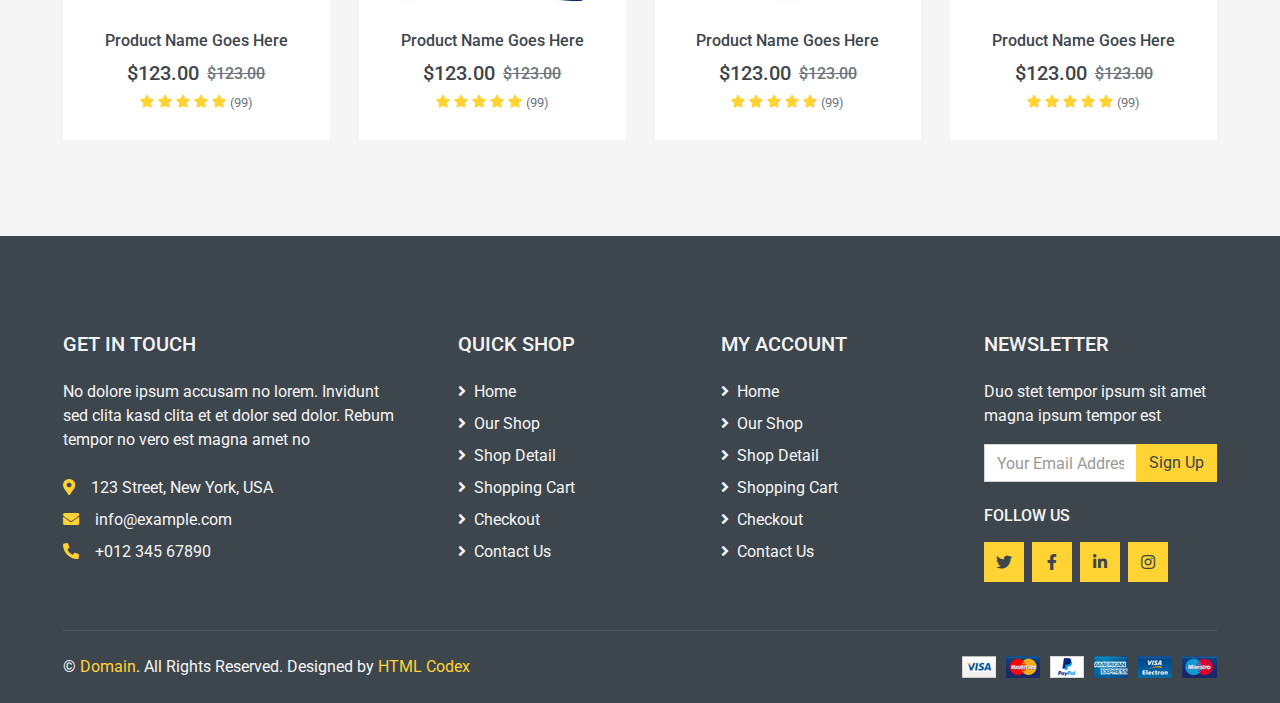
<file: detail.html>
<!DOCTYPE html>
<html lang="en">

<head>
    <meta charset="utf-8">
    <title>MultiShop - Online Shop Website Template</title>
    <meta content="width=device-width, initial-scale=1.0" name="viewport">
    <meta content="Free HTML Templates" name="keywords">
    <meta content="Free HTML Templates" name="description">

    <!-- Favicon -->
    <link href="img/favicon.ico" rel="icon">

    <!-- Google Web Fonts -->
    <link rel="preconnect" href="https://fonts.gstatic.com">
    <link href="https://fonts.googleapis.com/css2?family=Roboto:wght@400;500;700&display=swap" rel="stylesheet">  

    <!-- Font Awesome -->
    <link href="https://cdnjs.cloudflare.com/ajax/libs/font-awesome/5.10.0/css/all.min.css" rel="stylesheet">

    <!-- Libraries Stylesheet -->
    <link href="lib/animate/animate.min.css" rel="stylesheet">
    <link href="lib/owlcarousel/assets/owl.carousel.min.css" rel="stylesheet">

    <!-- Customized Bootstrap Stylesheet -->
    <link href="css/style.css" rel="stylesheet">
</head>

<body>
    <!-- Topbar Start -->
    <div class="container-fluid">
        <div class="row bg-secondary py-1 px-xl-5">
            <div class="col-lg-6 d-none d-lg-block">
                <div class="d-inline-flex align-items-center h-100">
                    <a class="text-body mr-3" href="">About</a>
                    <a class="text-body mr-3" href="">Contact</a>
                    <a class="text-body mr-3" href="">Help</a>
                    <a class="text-body mr-3" href="">FAQs</a>
                </div>
            </div>
            <div class="col-lg-6 text-center text-lg-right">
                <div class="d-inline-flex align-items-center">
                    <div class="btn-group">
                        <button type="button" class="btn btn-sm btn-light dropdown-toggle" data-toggle="dropdown">My Account</button>
                        <div class="dropdown-menu dropdown-menu-right">
                            <button class="dropdown-item" type="button">Sign in</button>
                            <button class="dropdown-item" type="button">Sign up</button>
                        </div>
                    </div>
                    <div class="btn-group mx-2">
                        <button type="button" class="btn btn-sm btn-light dropdown-toggle" data-toggle="dropdown">USD</button>
                        <div class="dropdown-menu dropdown-menu-right">
                            <button class="dropdown-item" type="button">EUR</button>
                            <button class="dropdown-item" type="button">GBP</button>
                            <button class="dropdown-item" type="button">CAD</button>
                        </div>
                    </div>
                    <div class="btn-group">
                        <button type="button" class="btn btn-sm btn-light dropdown-toggle" data-toggle="dropdown">EN</button>
                        <div class="dropdown-menu dropdown-menu-right">
                            <button class="dropdown-item" type="button">FR</button>
                            <button class="dropdown-item" type="button">AR</button>
                            <button class="dropdown-item" type="button">RU</button>
                        </div>
                    </div>
                </div>
                <div class="d-inline-flex align-items-center d-block d-lg-none">
                    <a href="" class="btn px-0 ml-2">
                        <i class="fas fa-heart text-dark"></i>
                        <span class="badge text-dark border border-dark rounded-circle" style="padding-bottom: 2px;">0</span>
                    </a>
                    <a href="" class="btn px-0 ml-2">
                        <i class="fas fa-shopping-cart text-dark"></i>
                        <span class="badge text-dark border border-dark rounded-circle" style="padding-bottom: 2px;">0</span>
                    </a>
                </div>
            </div>
        </div>
        <div class="row align-items-center bg-light py-3 px-xl-5 d-none d-lg-flex">
            <div class="col-lg-4">
                <a href="" class="text-decoration-none">
                    <span class="h1 text-uppercase text-primary bg-dark px-2">Multi</span>
                    <span class="h1 text-uppercase text-dark bg-primary px-2 ml-n1">Shop</span>
                </a>
            </div>
            <div class="col-lg-4 col-6 text-left">
                <form action="">
                    <div class="input-group">
                        <input type="text" class="form-control" placeholder="Search for products">
                        <div class="input-group-append">
                            <span class="input-group-text bg-transparent text-primary">
                                <i class="fa fa-search"></i>
                            </span>
                        </div>
                    </div>
                </form>
            </div>
            <div class="col-lg-4 col-6 text-right">
                <p class="m-0">Customer Service</p>
                <h5 class="m-0">+012 345 6789</h5>
            </div>
        </div>
    </div>
    <!-- Topbar End -->


    <!-- Navbar Start -->
    <div class="container-fluid bg-dark mb-30">
        <div class="row px-xl-5">
            <div class="col-lg-3 d-none d-lg-block">
                <a class="btn d-flex align-items-center justify-content-between bg-primary w-100" data-toggle="collapse" href="#navbar-vertical" style="height: 65px; padding: 0 30px;">
                    <h6 class="text-dark m-0"><i class="fa fa-bars mr-2"></i>Categories</h6>
                    <i class="fa fa-angle-down text-dark"></i>
                </a>
                <nav class="collapse position-absolute navbar navbar-vertical navbar-light align-items-start p-0 bg-light" id="navbar-vertical" style="width: calc(100% - 30px); z-index: 999;">
                    <div class="navbar-nav w-100">
                        <div class="nav-item dropdown dropright">
                            <a href="#" class="nav-link dropdown-toggle" data-toggle="dropdown">Dresses <i class="fa fa-angle-right float-right mt-1"></i></a>
                            <div class="dropdown-menu position-absolute rounded-0 border-0 m-0">
                                <a href="" class="dropdown-item">Men's Dresses</a>
                                <a href="" class="dropdown-item">Women's Dresses</a>
                                <a href="" class="dropdown-item">Baby's Dresses</a>
                            </div>
                        </div>
                        <a href="" class="nav-item nav-link">Shirts</a>
                        <a href="" class="nav-item nav-link">Jeans</a>
                        <a href="" class="nav-item nav-link">Swimwear</a>
                        <a href="" class="nav-item nav-link">Sleepwear</a>
                        <a href="" class="nav-item nav-link">Sportswear</a>
                        <a href="" class="nav-item nav-link">Jumpsuits</a>
                        <a href="" class="nav-item nav-link">Blazers</a>
                        <a href="" class="nav-item nav-link">Jackets</a>
                        <a href="" class="nav-item nav-link">Shoes</a>
                    </div>
                </nav>
            </div>
            <div class="col-lg-9">
                <nav class="navbar navbar-expand-lg bg-dark navbar-dark py-3 py-lg-0 px-0">
                    <a href="" class="text-decoration-none d-block d-lg-none">
                        <span class="h1 text-uppercase text-dark bg-light px-2">Multi</span>
                        <span class="h1 text-uppercase text-light bg-primary px-2 ml-n1">Shop</span>
                    </a>
                    <button type="button" class="navbar-toggler" data-toggle="collapse" data-target="#navbarCollapse">
                        <span class="navbar-toggler-icon"></span>
                    </button>
                    <div class="collapse navbar-collapse justify-content-between" id="navbarCollapse">
                        <div class="navbar-nav mr-auto py-0">
                            <a href="index.html" class="nav-item nav-link">Home</a>
                            <a href="shop.html" class="nav-item nav-link">Shop</a>
                            <a href="detail.html" class="nav-item nav-link active">Shop Detail</a>
                            <div class="nav-item dropdown">
                                <a href="#" class="nav-link dropdown-toggle" data-toggle="dropdown">Pages <i class="fa fa-angle-down mt-1"></i></a>
                                <div class="dropdown-menu bg-primary rounded-0 border-0 m-0">
                                    <a href="cart.html" class="dropdown-item">Shopping Cart</a>
                                    <a href="checkout.html" class="dropdown-item">Checkout</a>
                                </div>
                            </div>
                            <a href="contact.html" class="nav-item nav-link">Contact</a>
                        </div>
                        <div class="navbar-nav ml-auto py-0 d-none d-lg-block">
                            <a href="" class="btn px-0">
                                <i class="fas fa-heart text-primary"></i>
                                <span class="badge text-secondary border border-secondary rounded-circle" style="padding-bottom: 2px;">0</span>
                            </a>
                            <a href="" class="btn px-0 ml-3">
                                <i class="fas fa-shopping-cart text-primary"></i>
                                <span class="badge text-secondary border border-secondary rounded-circle" style="padding-bottom: 2px;">0</span>
                            </a>
                        </div>
                    </div>
                </nav>
            </div>
        </div>
    </div>
    <!-- Navbar End -->


    <!-- Breadcrumb Start -->
    <div class="container-fluid">
        <div class="row px-xl-5">
            <div class="col-12">
                <nav class="breadcrumb bg-light mb-30">
                    <a class="breadcrumb-item text-dark" href="#">Home</a>
                    <a class="breadcrumb-item text-dark" href="#">Shop</a>
                    <span class="breadcrumb-item active">Shop Detail</span>
                </nav>
            </div>
        </div>
    </div>
    <!-- Breadcrumb End -->


    <!-- Shop Detail Start -->
    <div class="container-fluid pb-5">
        <div class="row px-xl-5">
            <div class="col-lg-5 mb-30">
                <div id="product-carousel" class="carousel slide" data-ride="carousel">
                    <div class="carousel-inner bg-light">
                        <div class="carousel-item active">
                            <img class="w-100 h-100" src="img/product-1.jpg" alt="Image">
                        </div>
                        <div class="carousel-item">
                            <img class="w-100 h-100" src="img/product-2.jpg" alt="Image">
                        </div>
                        <div class="carousel-item">
                            <img class="w-100 h-100" src="img/product-3.jpg" alt="Image">
                        </div>
                        <div class="carousel-item">
                            <img class="w-100 h-100" src="img/product-4.jpg" alt="Image">
                        </div>
                    </div>
                    <a class="carousel-control-prev" href="#product-carousel" data-slide="prev">
                        <i class="fa fa-2x fa-angle-left text-dark"></i>
                    </a>
                    <a class="carousel-control-next" href="#product-carousel" data-slide="next">
                        <i class="fa fa-2x fa-angle-right text-dark"></i>
                    </a>
                </div>
            </div>

            <div class="col-lg-7 h-auto mb-30">
                <div class="h-100 bg-light p-30">
                    <h3>Product Name Goes Here</h3>
                    <div class="d-flex mb-3">
                        <div class="text-primary mr-2">
                            <small class="fas fa-star"></small>
                            <small class="fas fa-star"></small>
                            <small class="fas fa-star"></small>
                            <small class="fas fa-star-half-alt"></small>
                            <small class="far fa-star"></small>
                        </div>
                        <small class="pt-1">(99 Reviews)</small>
                    </div>
                    <h3 class="font-weight-semi-bold mb-4">$150.00</h3>
                    <p class="mb-4">Volup erat ipsum diam elitr rebum et dolor. Est nonumy elitr erat diam stet sit
                        clita ea. Sanc ipsum et, labore clita lorem magna duo dolor no sea
                        Nonumy</p>
                    <div class="d-flex mb-3">
                        <strong class="text-dark mr-3">Sizes:</strong>
                        <form>
                            <div class="custom-control custom-radio custom-control-inline">
                                <input type="radio" class="custom-control-input" id="size-1" name="size">
                                <label class="custom-control-label" for="size-1">XS</label>
                            </div>
                            <div class="custom-control custom-radio custom-control-inline">
                                <input type="radio" class="custom-control-input" id="size-2" name="size">
                                <label class="custom-control-label" for="size-2">S</label>
                            </div>
                            <div class="custom-control custom-radio custom-control-inline">
                                <input type="radio" class="custom-control-input" id="size-3" name="size">
                                <label class="custom-control-label" for="size-3">M</label>
                            </div>
                            <div class="custom-control custom-radio custom-control-inline">
                                <input type="radio" class="custom-control-input" id="size-4" name="size">
                                <label class="custom-control-label" for="size-4">L</label>
                            </div>
                            <div class="custom-control custom-radio custom-control-inline">
                                <input type="radio" class="custom-control-input" id="size-5" name="size">
                                <label class="custom-control-label" for="size-5">XL</label>
                            </div>
                        </form>
                    </div>
                    <div class="d-flex mb-4">
                        <strong class="text-dark mr-3">Colors:</strong>
                        <form>
                            <div class="custom-control custom-radio custom-control-inline">
                                <input type="radio" class="custom-control-input" id="color-1" name="color">
                                <label class="custom-control-label" for="color-1">Black</label>
                            </div>
                            <div class="custom-control custom-radio custom-control-inline">
                                <input type="radio" class="custom-control-input" id="color-2" name="color">
                                <label class="custom-control-label" for="color-2">White</label>
                            </div>
                            <div class="custom-control custom-radio custom-control-inline">
                                <input type="radio" class="custom-control-input" id="color-3" name="color">
                                <label class="custom-control-label" for="color-3">Red</label>
                            </div>
                            <div class="custom-control custom-radio custom-control-inline">
                                <input type="radio" class="custom-control-input" id="color-4" name="color">
                                <label class="custom-control-label" for="color-4">Blue</label>
                            </div>
                            <div class="custom-control custom-radio custom-control-inline">
                                <input type="radio" class="custom-control-input" id="color-5" name="color">
                                <label class="custom-control-label" for="color-5">Green</label>
                            </div>
                        </form>
                    </div>
                    <div class="d-flex align-items-center mb-4 pt-2">
                        <div class="input-group quantity mr-3" style="width: 130px;">
                            <div class="input-group-btn">
                                <button class="btn btn-primary btn-minus">
                                    <i class="fa fa-minus"></i>
                                </button>
                            </div>
                            <input type="text" class="form-control bg-secondary border-0 text-center" value="1">
                            <div class="input-group-btn">
                                <button class="btn btn-primary btn-plus">
                                    <i class="fa fa-plus"></i>
                                </button>
                            </div>
                        </div>
                        <button class="btn btn-primary px-3"><i class="fa fa-shopping-cart mr-1"></i> Add To
                            Cart</button>
                    </div>
                    <div class="d-flex pt-2">
                        <strong class="text-dark mr-2">Share on:</strong>
                        <div class="d-inline-flex">
                            <a class="text-dark px-2" href="">
                                <i class="fab fa-facebook-f"></i>
                            </a>
                            <a class="text-dark px-2" href="">
                                <i class="fab fa-twitter"></i>
                            </a>
                            <a class="text-dark px-2" href="">
                                <i class="fab fa-linkedin-in"></i>
                            </a>
                            <a class="text-dark px-2" href="">
                                <i class="fab fa-pinterest"></i>
                            </a>
                        </div>
                    </div>
                </div>
            </div>
        </div>
        <div class="row px-xl-5">
            <div class="col">
                <div class="bg-light p-30">
                    <div class="nav nav-tabs mb-4">
                        <a class="nav-item nav-link text-dark active" data-toggle="tab" href="#tab-pane-1">Description</a>
                        <a class="nav-item nav-link text-dark" data-toggle="tab" href="#tab-pane-2">Information</a>
                        <a class="nav-item nav-link text-dark" data-toggle="tab" href="#tab-pane-3">Reviews (0)</a>
                    </div>
                    <div class="tab-content">
                        <div class="tab-pane fade show active" id="tab-pane-1">
                            <h4 class="mb-3">Product Description</h4>
                            <p>Eos no lorem eirmod diam diam, eos elitr et gubergren diam sea. Consetetur vero aliquyam invidunt duo dolores et duo sit. Vero diam ea vero et dolore rebum, dolor rebum eirmod consetetur invidunt sed sed et, lorem duo et eos elitr, sadipscing kasd ipsum rebum diam. Dolore diam stet rebum sed tempor kasd eirmod. Takimata kasd ipsum accusam sadipscing, eos dolores sit no ut diam consetetur duo justo est, sit sanctus diam tempor aliquyam eirmod nonumy rebum dolor accusam, ipsum kasd eos consetetur at sit rebum, diam kasd invidunt tempor lorem, ipsum lorem elitr sanctus eirmod takimata dolor ea invidunt.</p>
                            <p>Dolore magna est eirmod sanctus dolor, amet diam et eirmod et ipsum. Amet dolore tempor consetetur sed lorem dolor sit lorem tempor. Gubergren amet amet labore sadipscing clita clita diam clita. Sea amet et sed ipsum lorem elitr et, amet et labore voluptua sit rebum. Ea erat sed et diam takimata sed justo. Magna takimata justo et amet magna et.</p>
                        </div>
                        <div class="tab-pane fade" id="tab-pane-2">
                            <h4 class="mb-3">Additional Information</h4>
                            <p>Eos no lorem eirmod diam diam, eos elitr et gubergren diam sea. Consetetur vero aliquyam invidunt duo dolores et duo sit. Vero diam ea vero et dolore rebum, dolor rebum eirmod consetetur invidunt sed sed et, lorem duo et eos elitr, sadipscing kasd ipsum rebum diam. Dolore diam stet rebum sed tempor kasd eirmod. Takimata kasd ipsum accusam sadipscing, eos dolores sit no ut diam consetetur duo justo est, sit sanctus diam tempor aliquyam eirmod nonumy rebum dolor accusam, ipsum kasd eos consetetur at sit rebum, diam kasd invidunt tempor lorem, ipsum lorem elitr sanctus eirmod takimata dolor ea invidunt.</p>
                            <div class="row">
                                <div class="col-md-6">
                                    <ul class="list-group list-group-flush">
                                        <li class="list-group-item px-0">
                                            Sit erat duo lorem duo ea consetetur, et eirmod takimata.
                                        </li>
                                        <li class="list-group-item px-0">
                                            Amet kasd gubergren sit sanctus et lorem eos sadipscing at.
                                        </li>
                                        <li class="list-group-item px-0">
                                            Duo amet accusam eirmod nonumy stet et et stet eirmod.
                                        </li>
                                        <li class="list-group-item px-0">
                                            Takimata ea clita labore amet ipsum erat justo voluptua. Nonumy.
                                        </li>
                                      </ul> 
                                </div>
                                <div class="col-md-6">
                                    <ul class="list-group list-group-flush">
                                        <li class="list-group-item px-0">
                                            Sit erat duo lorem duo ea consetetur, et eirmod takimata.
                                        </li>
                                        <li class="list-group-item px-0">
                                            Amet kasd gubergren sit sanctus et lorem eos sadipscing at.
                                        </li>
                                        <li class="list-group-item px-0">
                                            Duo amet accusam eirmod nonumy stet et et stet eirmod.
                                        </li>
                                        <li class="list-group-item px-0">
                                            Takimata ea clita labore amet ipsum erat justo voluptua. Nonumy.
                                        </li>
                                      </ul> 
                                </div>
                            </div>
                        </div>
                        <div class="tab-pane fade" id="tab-pane-3">
                            <div class="row">
                                <div class="col-md-6">
                                    <h4 class="mb-4">1 review for "Product Name"</h4>
                                    <div class="media mb-4">
                                        <img src="img/user.jpg" alt="Image" class="img-fluid mr-3 mt-1" style="width: 45px;">
                                        <div class="media-body">
                                            <h6>John Doe<small> - <i>01 Jan 2045</i></small></h6>
                                            <div class="text-primary mb-2">
                                                <i class="fas fa-star"></i>
                                                <i class="fas fa-star"></i>
                                                <i class="fas fa-star"></i>
                                                <i class="fas fa-star-half-alt"></i>
                                                <i class="far fa-star"></i>
                                            </div>
                                            <p>Diam amet duo labore stet elitr ea clita ipsum, tempor labore accusam ipsum et no at. Kasd diam tempor rebum magna dolores sed sed eirmod ipsum.</p>
                                        </div>
                                    </div>
                                </div>
                                <div class="col-md-6">
                                    <h4 class="mb-4">Leave a review</h4>
                                    <small>Your email address will not be published. Required fields are marked *</small>
                                    <div class="d-flex my-3">
                                        <p class="mb-0 mr-2">Your Rating * :</p>
                                        <div class="text-primary">
                                            <i class="far fa-star"></i>
                                            <i class="far fa-star"></i>
                                            <i class="far fa-star"></i>
                                            <i class="far fa-star"></i>
                                            <i class="far fa-star"></i>
                                        </div>
                                    </div>
                                    <form>
                                        <div class="form-group">
                                            <label for="message">Your Review *</label>
                                            <textarea id="message" cols="30" rows="5" class="form-control"></textarea>
                                        </div>
                                        <div class="form-group">
                                            <label for="name">Your Name *</label>
                                            <input type="text" class="form-control" id="name">
                                        </div>
                                        <div class="form-group">
                                            <label for="email">Your Email *</label>
                                            <input type="email" class="form-control" id="email">
                                        </div>
                                        <div class="form-group mb-0">
                                            <input type="submit" value="Leave Your Review" class="btn btn-primary px-3">
                                        </div>
                                    </form>
                                </div>
                            </div>
                        </div>
                    </div>
                </div>
            </div>
        </div>
    </div>
    <!-- Shop Detail End -->


    <!-- Products Start -->
    <div class="container-fluid py-5">
        <h2 class="section-title position-relative text-uppercase mx-xl-5 mb-4"><span class="bg-secondary pr-3">You May Also Like</span></h2>
        <div class="row px-xl-5">
            <div class="col">
                <div class="owl-carousel related-carousel">
                    <div class="product-item bg-light">
                        <div class="product-img position-relative overflow-hidden">
                            <img class="img-fluid w-100" src="img/product-1.jpg" alt="">
                            <div class="product-action">
                                <a class="btn btn-outline-dark btn-square" href=""><i class="fa fa-shopping-cart"></i></a>
                                <a class="btn btn-outline-dark btn-square" href=""><i class="far fa-heart"></i></a>
                                <a class="btn btn-outline-dark btn-square" href=""><i class="fa fa-sync-alt"></i></a>
                                <a class="btn btn-outline-dark btn-square" href=""><i class="fa fa-search"></i></a>
                            </div>
                        </div>
                        <div class="text-center py-4">
                            <a class="h6 text-decoration-none text-truncate" href="">Product Name Goes Here</a>
                            <div class="d-flex align-items-center justify-content-center mt-2">
                                <h5>$123.00</h5><h6 class="text-muted ml-2"><del>$123.00</del></h6>
                            </div>
                            <div class="d-flex align-items-center justify-content-center mb-1">
                                <small class="fa fa-star text-primary mr-1"></small>
                                <small class="fa fa-star text-primary mr-1"></small>
                                <small class="fa fa-star text-primary mr-1"></small>
                                <small class="fa fa-star text-primary mr-1"></small>
                                <small class="fa fa-star text-primary mr-1"></small>
                                <small>(99)</small>
                            </div>
                        </div>
                    </div>
                    <div class="product-item bg-light">
                        <div class="product-img position-relative overflow-hidden">
                            <img class="img-fluid w-100" src="img/product-2.jpg" alt="">
                            <div class="product-action">
                                <a class="btn btn-outline-dark btn-square" href=""><i class="fa fa-shopping-cart"></i></a>
                                <a class="btn btn-outline-dark btn-square" href=""><i class="far fa-heart"></i></a>
                                <a class="btn btn-outline-dark btn-square" href=""><i class="fa fa-sync-alt"></i></a>
                                <a class="btn btn-outline-dark btn-square" href=""><i class="fa fa-search"></i></a>
                            </div>
                        </div>
                        <div class="text-center py-4">
                            <a class="h6 text-decoration-none text-truncate" href="">Product Name Goes Here</a>
                            <div class="d-flex align-items-center justify-content-center mt-2">
                                <h5>$123.00</h5><h6 class="text-muted ml-2"><del>$123.00</del></h6>
                            </div>
                            <div class="d-flex align-items-center justify-content-center mb-1">
                                <small class="fa fa-star text-primary mr-1"></small>
                                <small class="fa fa-star text-primary mr-1"></small>
                                <small class="fa fa-star text-primary mr-1"></small>
                                <small class="fa fa-star text-primary mr-1"></small>
                                <small class="fa fa-star text-primary mr-1"></small>
                                <small>(99)</small>
                            </div>
                        </div>
                    </div>
                    <div class="product-item bg-light">
                        <div class="product-img position-relative overflow-hidden">
                            <img class="img-fluid w-100" src="img/product-3.jpg" alt="">
                            <div class="product-action">
                                <a class="btn btn-outline-dark btn-square" href=""><i class="fa fa-shopping-cart"></i></a>
                                <a class="btn btn-outline-dark btn-square" href=""><i class="far fa-heart"></i></a>
                                <a class="btn btn-outline-dark btn-square" href=""><i class="fa fa-sync-alt"></i></a>
                                <a class="btn btn-outline-dark btn-square" href=""><i class="fa fa-search"></i></a>
                            </div>
                        </div>
                        <div class="text-center py-4">
                            <a class="h6 text-decoration-none text-truncate" href="">Product Name Goes Here</a>
                            <div class="d-flex align-items-center justify-content-center mt-2">
                                <h5>$123.00</h5><h6 class="text-muted ml-2"><del>$123.00</del></h6>
                            </div>
                            <div class="d-flex align-items-center justify-content-center mb-1">
                                <small class="fa fa-star text-primary mr-1"></small>
                                <small class="fa fa-star text-primary mr-1"></small>
                                <small class="fa fa-star text-primary mr-1"></small>
                                <small class="fa fa-star text-primary mr-1"></small>
                                <small class="fa fa-star text-primary mr-1"></small>
                                <small>(99)</small>
                            </div>
                        </div>
                    </div>
                    <div class="product-item bg-light">
                        <div class="product-img position-relative overflow-hidden">
                            <img class="img-fluid w-100" src="img/product-4.jpg" alt="">
                            <div class="product-action">
                                <a class="btn btn-outline-dark btn-square" href=""><i class="fa fa-shopping-cart"></i></a>
                                <a class="btn btn-outline-dark btn-square" href=""><i class="far fa-heart"></i></a>
                                <a class="btn btn-outline-dark btn-square" href=""><i class="fa fa-sync-alt"></i></a>
                                <a class="btn btn-outline-dark btn-square" href=""><i class="fa fa-search"></i></a>
                            </div>
                        </div>
                        <div class="text-center py-4">
                            <a class="h6 text-decoration-none text-truncate" href="">Product Name Goes Here</a>
                            <div class="d-flex align-items-center justify-content-center mt-2">
                                <h5>$123.00</h5><h6 class="text-muted ml-2"><del>$123.00</del></h6>
                            </div>
                            <div class="d-flex align-items-center justify-content-center mb-1">
                                <small class="fa fa-star text-primary mr-1"></small>
                                <small class="fa fa-star text-primary mr-1"></small>
                                <small class="fa fa-star text-primary mr-1"></small>
                                <small class="fa fa-star text-primary mr-1"></small>
                                <small class="fa fa-star text-primary mr-1"></small>
                                <small>(99)</small>
                            </div>
                        </div>
                    </div>
                    <div class="product-item bg-light">
                        <div class="product-img position-relative overflow-hidden">
                            <img class="img-fluid w-100" src="img/product-5.jpg" alt="">
                            <div class="product-action">
                                <a class="btn btn-outline-dark btn-square" href=""><i class="fa fa-shopping-cart"></i></a>
                                <a class="btn btn-outline-dark btn-square" href=""><i class="far fa-heart"></i></a>
                                <a class="btn btn-outline-dark btn-square" href=""><i class="fa fa-sync-alt"></i></a>
                                <a class="btn btn-outline-dark btn-square" href=""><i class="fa fa-search"></i></a>
                            </div>
                        </div>
                        <div class="text-center py-4">
                            <a class="h6 text-decoration-none text-truncate" href="">Product Name Goes Here</a>
                            <div class="d-flex align-items-center justify-content-center mt-2">
                                <h5>$123.00</h5><h6 class="text-muted ml-2"><del>$123.00</del></h6>
                            </div>
                            <div class="d-flex align-items-center justify-content-center mb-1">
                                <small class="fa fa-star text-primary mr-1"></small>
                                <small class="fa fa-star text-primary mr-1"></small>
                                <small class="fa fa-star text-primary mr-1"></small>
                                <small class="fa fa-star text-primary mr-1"></small>
                                <small class="fa fa-star text-primary mr-1"></small>
                                <small>(99)</small>
                            </div>
                        </div>
                    </div>
                </div>
            </div>
        </div>
    </div>
    <!-- Products End -->


    <!-- Footer Start -->
    <div class="container-fluid bg-dark text-secondary mt-5 pt-5">
        <div class="row px-xl-5 pt-5">
            <div class="col-lg-4 col-md-12 mb-5 pr-3 pr-xl-5">
                <h5 class="text-secondary text-uppercase mb-4">Get In Touch</h5>
                <p class="mb-4">No dolore ipsum accusam no lorem. Invidunt sed clita kasd clita et et dolor sed dolor. Rebum tempor no vero est magna amet no</p>
                <p class="mb-2"><i class="fa fa-map-marker-alt text-primary mr-3"></i>123 Street, New York, USA</p>
                <p class="mb-2"><i class="fa fa-envelope text-primary mr-3"></i>info@example.com</p>
                <p class="mb-0"><i class="fa fa-phone-alt text-primary mr-3"></i>+012 345 67890</p>
            </div>
            <div class="col-lg-8 col-md-12">
                <div class="row">
                    <div class="col-md-4 mb-5">
                        <h5 class="text-secondary text-uppercase mb-4">Quick Shop</h5>
                        <div class="d-flex flex-column justify-content-start">
                            <a class="text-secondary mb-2" href="#"><i class="fa fa-angle-right mr-2"></i>Home</a>
                            <a class="text-secondary mb-2" href="#"><i class="fa fa-angle-right mr-2"></i>Our Shop</a>
                            <a class="text-secondary mb-2" href="#"><i class="fa fa-angle-right mr-2"></i>Shop Detail</a>
                            <a class="text-secondary mb-2" href="#"><i class="fa fa-angle-right mr-2"></i>Shopping Cart</a>
                            <a class="text-secondary mb-2" href="#"><i class="fa fa-angle-right mr-2"></i>Checkout</a>
                            <a class="text-secondary" href="#"><i class="fa fa-angle-right mr-2"></i>Contact Us</a>
                        </div>
                    </div>
                    <div class="col-md-4 mb-5">
                        <h5 class="text-secondary text-uppercase mb-4">My Account</h5>
                        <div class="d-flex flex-column justify-content-start">
                            <a class="text-secondary mb-2" href="#"><i class="fa fa-angle-right mr-2"></i>Home</a>
                            <a class="text-secondary mb-2" href="#"><i class="fa fa-angle-right mr-2"></i>Our Shop</a>
                            <a class="text-secondary mb-2" href="#"><i class="fa fa-angle-right mr-2"></i>Shop Detail</a>
                            <a class="text-secondary mb-2" href="#"><i class="fa fa-angle-right mr-2"></i>Shopping Cart</a>
                            <a class="text-secondary mb-2" href="#"><i class="fa fa-angle-right mr-2"></i>Checkout</a>
                            <a class="text-secondary" href="#"><i class="fa fa-angle-right mr-2"></i>Contact Us</a>
                        </div>
                    </div>
                    <div class="col-md-4 mb-5">
                        <h5 class="text-secondary text-uppercase mb-4">Newsletter</h5>
                        <p>Duo stet tempor ipsum sit amet magna ipsum tempor est</p>
                        <form action="">
                            <div class="input-group">
                                <input type="text" class="form-control" placeholder="Your Email Address">
                                <div class="input-group-append">
                                    <button class="btn btn-primary">Sign Up</button>
                                </div>
                            </div>
                        </form>
                        <h6 class="text-secondary text-uppercase mt-4 mb-3">Follow Us</h6>
                        <div class="d-flex">
                            <a class="btn btn-primary btn-square mr-2" href="#"><i class="fab fa-twitter"></i></a>
                            <a class="btn btn-primary btn-square mr-2" href="#"><i class="fab fa-facebook-f"></i></a>
                            <a class="btn btn-primary btn-square mr-2" href="#"><i class="fab fa-linkedin-in"></i></a>
                            <a class="btn btn-primary btn-square" href="#"><i class="fab fa-instagram"></i></a>
                        </div>
                    </div>
                </div>
            </div>
        </div>
        <div class="row border-top mx-xl-5 py-4" style="border-color: rgba(256, 256, 256, .1) !important;">
            <div class="col-md-6 px-xl-0">
                <p class="mb-md-0 text-center text-md-left text-secondary">
                    &copy; <a class="text-primary" href="#">Domain</a>. All Rights Reserved. Designed
                    by
                    <a class="text-primary" href="https://htmlcodex.com">HTML Codex</a>
                </p>
            </div>
            <div class="col-md-6 px-xl-0 text-center text-md-right">
                <img class="img-fluid" src="img/payments.png" alt="">
            </div>
        </div>
    </div>
    <!-- Footer End -->


    <!-- Back to Top -->
    <a href="#" class="btn btn-primary back-to-top"><i class="fa fa-angle-double-up"></i></a>


    <!-- JavaScript Libraries -->
    <script src="https://code.jquery.com/jquery-3.4.1.min.js"></script>
    <script src="https://stackpath.bootstrapcdn.com/bootstrap/4.4.1/js/bootstrap.bundle.min.js"></script>
    <script src="lib/easing/easing.min.js"></script>
    <script src="lib/owlcarousel/owl.carousel.min.js"></script>

    <!-- Contact Javascript File -->
    <script src="mail/jqBootstrapValidation.min.js"></script>
    <script src="mail/contact.js"></script>

    <!-- Template Javascript -->
    <script src="js/main.js"></script>
</body>

</html>
</file>
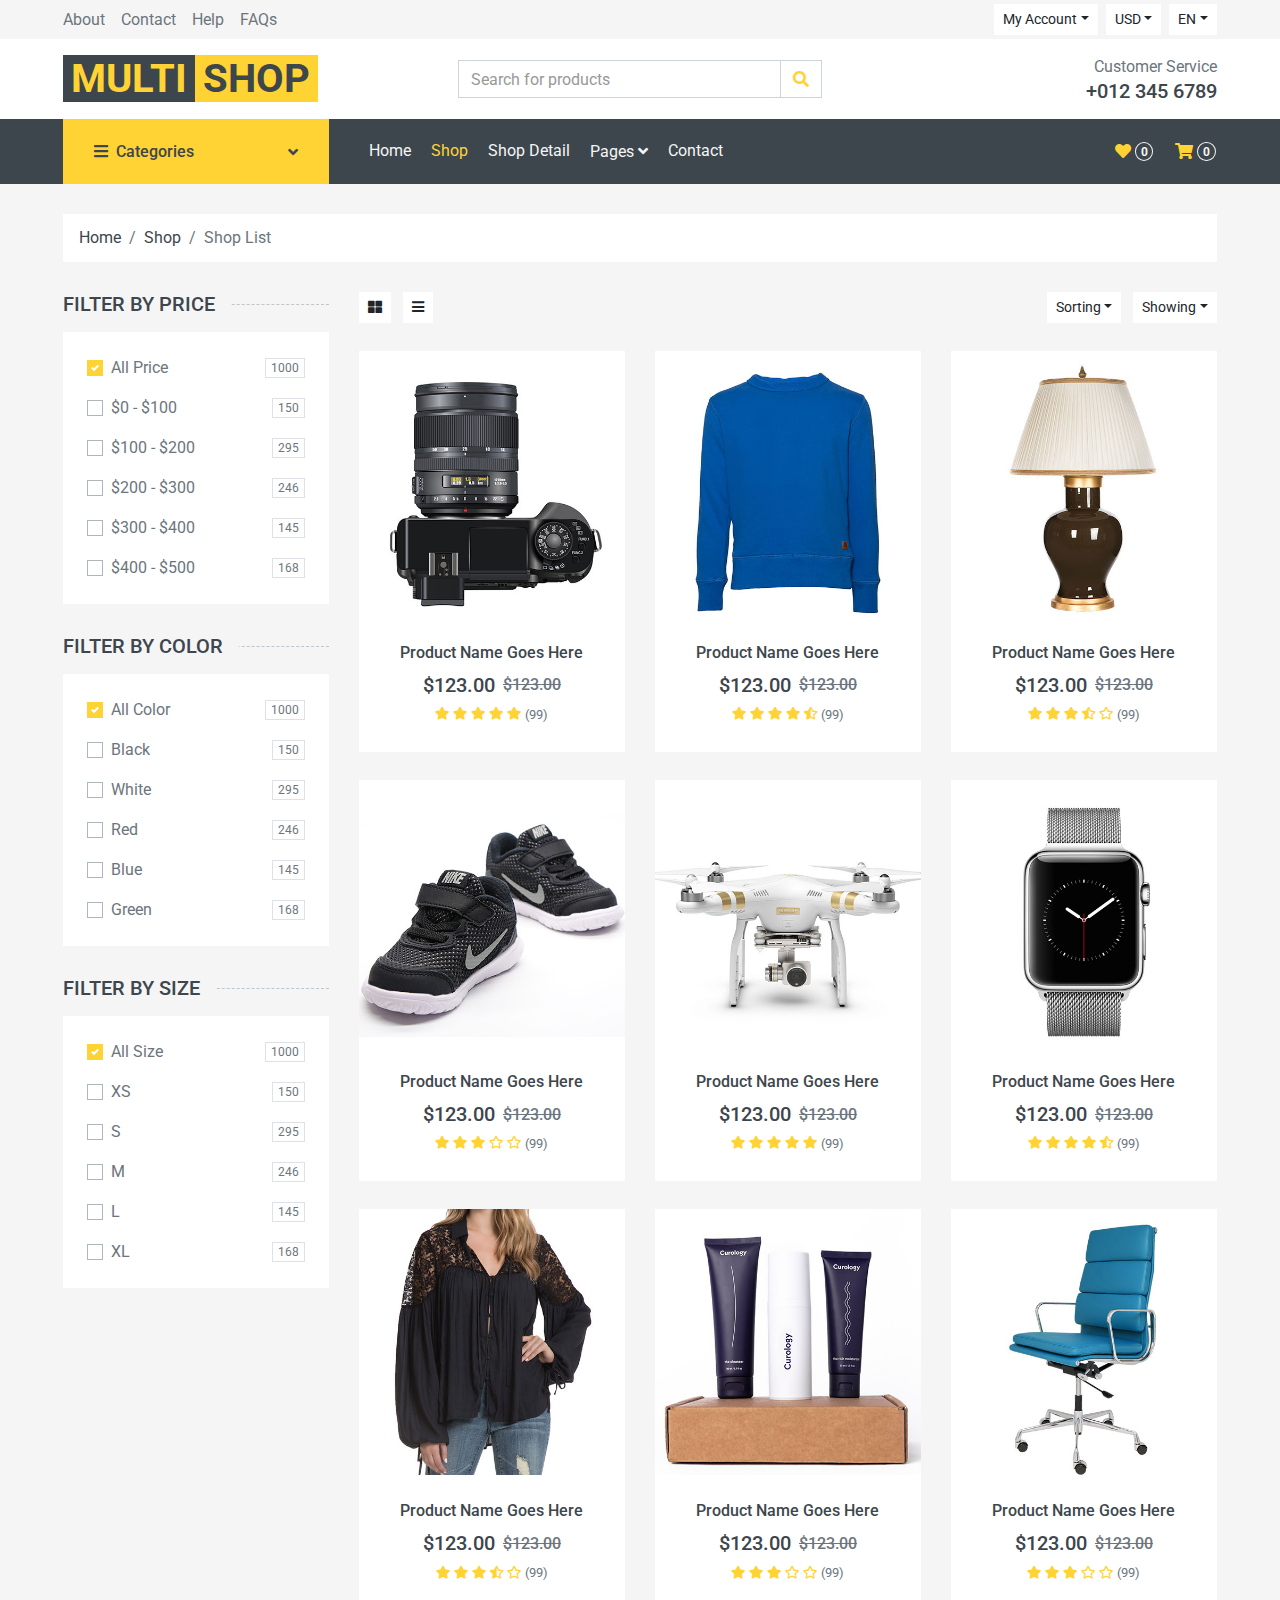
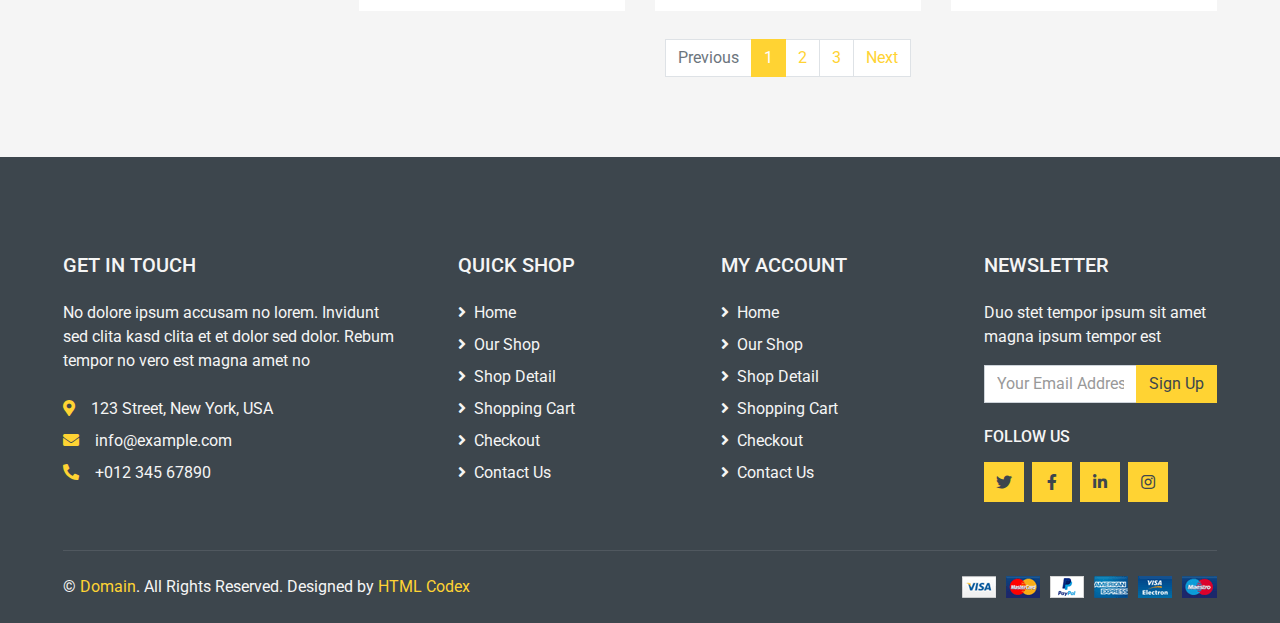
<file: shop.html>
<!DOCTYPE html>
<html lang="en">

<head>
    <meta charset="utf-8">
    <title>MultiShop - Online Shop Website Template</title>
    <meta content="width=device-width, initial-scale=1.0" name="viewport">
    <meta content="Free HTML Templates" name="keywords">
    <meta content="Free HTML Templates" name="description">

    <!-- Favicon -->
    <link href="img/favicon.ico" rel="icon">

    <!-- Google Web Fonts -->
    <link rel="preconnect" href="https://fonts.gstatic.com">
    <link href="https://fonts.googleapis.com/css2?family=Roboto:wght@400;500;700&display=swap" rel="stylesheet">  

    <!-- Font Awesome -->
    <link href="https://cdnjs.cloudflare.com/ajax/libs/font-awesome/5.10.0/css/all.min.css" rel="stylesheet">

    <!-- Libraries Stylesheet -->
    <link href="lib/animate/animate.min.css" rel="stylesheet">
    <link href="lib/owlcarousel/assets/owl.carousel.min.css" rel="stylesheet">

    <!-- Customized Bootstrap Stylesheet -->
    <link href="css/style.css" rel="stylesheet">
</head>

<body>
    <!-- Topbar Start -->
    <div class="container-fluid">
        <div class="row bg-secondary py-1 px-xl-5">
            <div class="col-lg-6 d-none d-lg-block">
                <div class="d-inline-flex align-items-center h-100">
                    <a class="text-body mr-3" href="">About</a>
                    <a class="text-body mr-3" href="">Contact</a>
                    <a class="text-body mr-3" href="">Help</a>
                    <a class="text-body mr-3" href="">FAQs</a>
                </div>
            </div>
            <div class="col-lg-6 text-center text-lg-right">
                <div class="d-inline-flex align-items-center">
                    <div class="btn-group">
                        <button type="button" class="btn btn-sm btn-light dropdown-toggle" data-toggle="dropdown">My Account</button>
                        <div class="dropdown-menu dropdown-menu-right">
                            <button class="dropdown-item" type="button">Sign in</button>
                            <button class="dropdown-item" type="button">Sign up</button>
                        </div>
                    </div>
                    <div class="btn-group mx-2">
                        <button type="button" class="btn btn-sm btn-light dropdown-toggle" data-toggle="dropdown">USD</button>
                        <div class="dropdown-menu dropdown-menu-right">
                            <button class="dropdown-item" type="button">EUR</button>
                            <button class="dropdown-item" type="button">GBP</button>
                            <button class="dropdown-item" type="button">CAD</button>
                        </div>
                    </div>
                    <div class="btn-group">
                        <button type="button" class="btn btn-sm btn-light dropdown-toggle" data-toggle="dropdown">EN</button>
                        <div class="dropdown-menu dropdown-menu-right">
                            <button class="dropdown-item" type="button">FR</button>
                            <button class="dropdown-item" type="button">AR</button>
                            <button class="dropdown-item" type="button">RU</button>
                        </div>
                    </div>
                </div>
                <div class="d-inline-flex align-items-center d-block d-lg-none">
                    <a href="" class="btn px-0 ml-2">
                        <i class="fas fa-heart text-dark"></i>
                        <span class="badge text-dark border border-dark rounded-circle" style="padding-bottom: 2px;">0</span>
                    </a>
                    <a href="" class="btn px-0 ml-2">
                        <i class="fas fa-shopping-cart text-dark"></i>
                        <span class="badge text-dark border border-dark rounded-circle" style="padding-bottom: 2px;">0</span>
                    </a>
                </div>
            </div>
        </div>
        <div class="row align-items-center bg-light py-3 px-xl-5 d-none d-lg-flex">
            <div class="col-lg-4">
                <a href="" class="text-decoration-none">
                    <span class="h1 text-uppercase text-primary bg-dark px-2">Multi</span>
                    <span class="h1 text-uppercase text-dark bg-primary px-2 ml-n1">Shop</span>
                </a>
            </div>
            <div class="col-lg-4 col-6 text-left">
                <form action="">
                    <div class="input-group">
                        <input type="text" class="form-control" placeholder="Search for products">
                        <div class="input-group-append">
                            <span class="input-group-text bg-transparent text-primary">
                                <i class="fa fa-search"></i>
                            </span>
                        </div>
                    </div>
                </form>
            </div>
            <div class="col-lg-4 col-6 text-right">
                <p class="m-0">Customer Service</p>
                <h5 class="m-0">+012 345 6789</h5>
            </div>
        </div>
    </div>
    <!-- Topbar End -->


    <!-- Navbar Start -->
    <div class="container-fluid bg-dark mb-30">
        <div class="row px-xl-5">
            <div class="col-lg-3 d-none d-lg-block">
                <a class="btn d-flex align-items-center justify-content-between bg-primary w-100" data-toggle="collapse" href="#navbar-vertical" style="height: 65px; padding: 0 30px;">
                    <h6 class="text-dark m-0"><i class="fa fa-bars mr-2"></i>Categories</h6>
                    <i class="fa fa-angle-down text-dark"></i>
                </a>
                <nav class="collapse position-absolute navbar navbar-vertical navbar-light align-items-start p-0 bg-light" id="navbar-vertical" style="width: calc(100% - 30px); z-index: 999;">
                    <div class="navbar-nav w-100">
                        <div class="nav-item dropdown dropright">
                            <a href="#" class="nav-link dropdown-toggle" data-toggle="dropdown">Dresses <i class="fa fa-angle-right float-right mt-1"></i></a>
                            <div class="dropdown-menu position-absolute rounded-0 border-0 m-0">
                                <a href="" class="dropdown-item">Men's Dresses</a>
                                <a href="" class="dropdown-item">Women's Dresses</a>
                                <a href="" class="dropdown-item">Baby's Dresses</a>
                            </div>
                        </div>
                        <a href="" class="nav-item nav-link">Shirts</a>
                        <a href="" class="nav-item nav-link">Jeans</a>
                        <a href="" class="nav-item nav-link">Swimwear</a>
                        <a href="" class="nav-item nav-link">Sleepwear</a>
                        <a href="" class="nav-item nav-link">Sportswear</a>
                        <a href="" class="nav-item nav-link">Jumpsuits</a>
                        <a href="" class="nav-item nav-link">Blazers</a>
                        <a href="" class="nav-item nav-link">Jackets</a>
                        <a href="" class="nav-item nav-link">Shoes</a>
                    </div>
                </nav>
            </div>
            <div class="col-lg-9">
                <nav class="navbar navbar-expand-lg bg-dark navbar-dark py-3 py-lg-0 px-0">
                    <a href="" class="text-decoration-none d-block d-lg-none">
                        <span class="h1 text-uppercase text-dark bg-light px-2">Multi</span>
                        <span class="h1 text-uppercase text-light bg-primary px-2 ml-n1">Shop</span>
                    </a>
                    <button type="button" class="navbar-toggler" data-toggle="collapse" data-target="#navbarCollapse">
                        <span class="navbar-toggler-icon"></span>
                    </button>
                    <div class="collapse navbar-collapse justify-content-between" id="navbarCollapse">
                        <div class="navbar-nav mr-auto py-0">
                            <a href="index.html" class="nav-item nav-link">Home</a>
                            <a href="shop.html" class="nav-item nav-link active">Shop</a>
                            <a href="detail.html" class="nav-item nav-link">Shop Detail</a>
                            <div class="nav-item dropdown">
                                <a href="#" class="nav-link dropdown-toggle" data-toggle="dropdown">Pages <i class="fa fa-angle-down mt-1"></i></a>
                                <div class="dropdown-menu bg-primary rounded-0 border-0 m-0">
                                    <a href="cart.html" class="dropdown-item">Shopping Cart</a>
                                    <a href="checkout.html" class="dropdown-item">Checkout</a>
                                </div>
                            </div>
                            <a href="contact.html" class="nav-item nav-link">Contact</a>
                        </div>
                        <div class="navbar-nav ml-auto py-0 d-none d-lg-block">
                            <a href="" class="btn px-0">
                                <i class="fas fa-heart text-primary"></i>
                                <span class="badge text-secondary border border-secondary rounded-circle" style="padding-bottom: 2px;">0</span>
                            </a>
                            <a href="" class="btn px-0 ml-3">
                                <i class="fas fa-shopping-cart text-primary"></i>
                                <span class="badge text-secondary border border-secondary rounded-circle" style="padding-bottom: 2px;">0</span>
                            </a>
                        </div>
                    </div>
                </nav>
            </div>
        </div>
    </div>
    <!-- Navbar End -->


    <!-- Breadcrumb Start -->
    <div class="container-fluid">
        <div class="row px-xl-5">
            <div class="col-12">
                <nav class="breadcrumb bg-light mb-30">
                    <a class="breadcrumb-item text-dark" href="#">Home</a>
                    <a class="breadcrumb-item text-dark" href="#">Shop</a>
                    <span class="breadcrumb-item active">Shop List</span>
                </nav>
            </div>
        </div>
    </div>
    <!-- Breadcrumb End -->


    <!-- Shop Start -->
    <div class="container-fluid">
        <div class="row px-xl-5">
            <!-- Shop Sidebar Start -->
            <div class="col-lg-3 col-md-4">
                <!-- Price Start -->
                <h5 class="section-title position-relative text-uppercase mb-3"><span class="bg-secondary pr-3">Filter by price</span></h5>
                <div class="bg-light p-4 mb-30">
                    <form>
                        <div class="custom-control custom-checkbox d-flex align-items-center justify-content-between mb-3">
                            <input type="checkbox" class="custom-control-input" checked id="price-all">
                            <label class="custom-control-label" for="price-all">All Price</label>
                            <span class="badge border font-weight-normal">1000</span>
                        </div>
                        <div class="custom-control custom-checkbox d-flex align-items-center justify-content-between mb-3">
                            <input type="checkbox" class="custom-control-input" id="price-1">
                            <label class="custom-control-label" for="price-1">$0 - $100</label>
                            <span class="badge border font-weight-normal">150</span>
                        </div>
                        <div class="custom-control custom-checkbox d-flex align-items-center justify-content-between mb-3">
                            <input type="checkbox" class="custom-control-input" id="price-2">
                            <label class="custom-control-label" for="price-2">$100 - $200</label>
                            <span class="badge border font-weight-normal">295</span>
                        </div>
                        <div class="custom-control custom-checkbox d-flex align-items-center justify-content-between mb-3">
                            <input type="checkbox" class="custom-control-input" id="price-3">
                            <label class="custom-control-label" for="price-3">$200 - $300</label>
                            <span class="badge border font-weight-normal">246</span>
                        </div>
                        <div class="custom-control custom-checkbox d-flex align-items-center justify-content-between mb-3">
                            <input type="checkbox" class="custom-control-input" id="price-4">
                            <label class="custom-control-label" for="price-4">$300 - $400</label>
                            <span class="badge border font-weight-normal">145</span>
                        </div>
                        <div class="custom-control custom-checkbox d-flex align-items-center justify-content-between">
                            <input type="checkbox" class="custom-control-input" id="price-5">
                            <label class="custom-control-label" for="price-5">$400 - $500</label>
                            <span class="badge border font-weight-normal">168</span>
                        </div>
                    </form>
                </div>
                <!-- Price End -->
                
                <!-- Color Start -->
                <h5 class="section-title position-relative text-uppercase mb-3"><span class="bg-secondary pr-3">Filter by color</span></h5>
                <div class="bg-light p-4 mb-30">
                    <form>
                        <div class="custom-control custom-checkbox d-flex align-items-center justify-content-between mb-3">
                            <input type="checkbox" class="custom-control-input" checked id="color-all">
                            <label class="custom-control-label" for="price-all">All Color</label>
                            <span class="badge border font-weight-normal">1000</span>
                        </div>
                        <div class="custom-control custom-checkbox d-flex align-items-center justify-content-between mb-3">
                            <input type="checkbox" class="custom-control-input" id="color-1">
                            <label class="custom-control-label" for="color-1">Black</label>
                            <span class="badge border font-weight-normal">150</span>
                        </div>
                        <div class="custom-control custom-checkbox d-flex align-items-center justify-content-between mb-3">
                            <input type="checkbox" class="custom-control-input" id="color-2">
                            <label class="custom-control-label" for="color-2">White</label>
                            <span class="badge border font-weight-normal">295</span>
                        </div>
                        <div class="custom-control custom-checkbox d-flex align-items-center justify-content-between mb-3">
                            <input type="checkbox" class="custom-control-input" id="color-3">
                            <label class="custom-control-label" for="color-3">Red</label>
                            <span class="badge border font-weight-normal">246</span>
                        </div>
                        <div class="custom-control custom-checkbox d-flex align-items-center justify-content-between mb-3">
                            <input type="checkbox" class="custom-control-input" id="color-4">
                            <label class="custom-control-label" for="color-4">Blue</label>
                            <span class="badge border font-weight-normal">145</span>
                        </div>
                        <div class="custom-control custom-checkbox d-flex align-items-center justify-content-between">
                            <input type="checkbox" class="custom-control-input" id="color-5">
                            <label class="custom-control-label" for="color-5">Green</label>
                            <span class="badge border font-weight-normal">168</span>
                        </div>
                    </form>
                </div>
                <!-- Color End -->

                <!-- Size Start -->
                <h5 class="section-title position-relative text-uppercase mb-3"><span class="bg-secondary pr-3">Filter by size</span></h5>
                <div class="bg-light p-4 mb-30">
                    <form>
                        <div class="custom-control custom-checkbox d-flex align-items-center justify-content-between mb-3">
                            <input type="checkbox" class="custom-control-input" checked id="size-all">
                            <label class="custom-control-label" for="size-all">All Size</label>
                            <span class="badge border font-weight-normal">1000</span>
                        </div>
                        <div class="custom-control custom-checkbox d-flex align-items-center justify-content-between mb-3">
                            <input type="checkbox" class="custom-control-input" id="size-1">
                            <label class="custom-control-label" for="size-1">XS</label>
                            <span class="badge border font-weight-normal">150</span>
                        </div>
                        <div class="custom-control custom-checkbox d-flex align-items-center justify-content-between mb-3">
                            <input type="checkbox" class="custom-control-input" id="size-2">
                            <label class="custom-control-label" for="size-2">S</label>
                            <span class="badge border font-weight-normal">295</span>
                        </div>
                        <div class="custom-control custom-checkbox d-flex align-items-center justify-content-between mb-3">
                            <input type="checkbox" class="custom-control-input" id="size-3">
                            <label class="custom-control-label" for="size-3">M</label>
                            <span class="badge border font-weight-normal">246</span>
                        </div>
                        <div class="custom-control custom-checkbox d-flex align-items-center justify-content-between mb-3">
                            <input type="checkbox" class="custom-control-input" id="size-4">
                            <label class="custom-control-label" for="size-4">L</label>
                            <span class="badge border font-weight-normal">145</span>
                        </div>
                        <div class="custom-control custom-checkbox d-flex align-items-center justify-content-between">
                            <input type="checkbox" class="custom-control-input" id="size-5">
                            <label class="custom-control-label" for="size-5">XL</label>
                            <span class="badge border font-weight-normal">168</span>
                        </div>
                    </form>
                </div>
                <!-- Size End -->
            </div>
            <!-- Shop Sidebar End -->


            <!-- Shop Product Start -->
            <div class="col-lg-9 col-md-8">
                <div class="row pb-3">
                    <div class="col-12 pb-1">
                        <div class="d-flex align-items-center justify-content-between mb-4">
                            <div>
                                <button class="btn btn-sm btn-light"><i class="fa fa-th-large"></i></button>
                                <button class="btn btn-sm btn-light ml-2"><i class="fa fa-bars"></i></button>
                            </div>
                            <div class="ml-2">
                                <div class="btn-group">
                                    <button type="button" class="btn btn-sm btn-light dropdown-toggle" data-toggle="dropdown">Sorting</button>
                                    <div class="dropdown-menu dropdown-menu-right">
                                        <a class="dropdown-item" href="#">Latest</a>
                                        <a class="dropdown-item" href="#">Popularity</a>
                                        <a class="dropdown-item" href="#">Best Rating</a>
                                    </div>
                                </div>
                                <div class="btn-group ml-2">
                                    <button type="button" class="btn btn-sm btn-light dropdown-toggle" data-toggle="dropdown">Showing</button>
                                    <div class="dropdown-menu dropdown-menu-right">
                                        <a class="dropdown-item" href="#">10</a>
                                        <a class="dropdown-item" href="#">20</a>
                                        <a class="dropdown-item" href="#">30</a>
                                    </div>
                                </div>
                            </div>
                        </div>
                    </div>
                    <div class="col-lg-4 col-md-6 col-sm-6 pb-1">
                        <div class="product-item bg-light mb-4">
                            <div class="product-img position-relative overflow-hidden">
                                <img class="img-fluid w-100" src="img/product-1.jpg" alt="">
                                <div class="product-action">
                                    <a class="btn btn-outline-dark btn-square" href=""><i class="fa fa-shopping-cart"></i></a>
                                    <a class="btn btn-outline-dark btn-square" href=""><i class="far fa-heart"></i></a>
                                    <a class="btn btn-outline-dark btn-square" href=""><i class="fa fa-sync-alt"></i></a>
                                    <a class="btn btn-outline-dark btn-square" href=""><i class="fa fa-search"></i></a>
                                </div>
                            </div>
                            <div class="text-center py-4">
                                <a class="h6 text-decoration-none text-truncate" href="">Product Name Goes Here</a>
                                <div class="d-flex align-items-center justify-content-center mt-2">
                                    <h5>$123.00</h5><h6 class="text-muted ml-2"><del>$123.00</del></h6>
                                </div>
                                <div class="d-flex align-items-center justify-content-center mb-1">
                                    <small class="fa fa-star text-primary mr-1"></small>
                                    <small class="fa fa-star text-primary mr-1"></small>
                                    <small class="fa fa-star text-primary mr-1"></small>
                                    <small class="fa fa-star text-primary mr-1"></small>
                                    <small class="fa fa-star text-primary mr-1"></small>
                                    <small>(99)</small>
                                </div>
                            </div>
                        </div>
                    </div>
                    <div class="col-lg-4 col-md-6 col-sm-6 pb-1">
                        <div class="product-item bg-light mb-4">
                            <div class="product-img position-relative overflow-hidden">
                                <img class="img-fluid w-100" src="img/product-2.jpg" alt="">
                                <div class="product-action">
                                    <a class="btn btn-outline-dark btn-square" href=""><i class="fa fa-shopping-cart"></i></a>
                                    <a class="btn btn-outline-dark btn-square" href=""><i class="far fa-heart"></i></a>
                                    <a class="btn btn-outline-dark btn-square" href=""><i class="fa fa-sync-alt"></i></a>
                                    <a class="btn btn-outline-dark btn-square" href=""><i class="fa fa-search"></i></a>
                                </div>
                            </div>
                            <div class="text-center py-4">
                                <a class="h6 text-decoration-none text-truncate" href="">Product Name Goes Here</a>
                                <div class="d-flex align-items-center justify-content-center mt-2">
                                    <h5>$123.00</h5><h6 class="text-muted ml-2"><del>$123.00</del></h6>
                                </div>
                                <div class="d-flex align-items-center justify-content-center mb-1">
                                    <small class="fa fa-star text-primary mr-1"></small>
                                    <small class="fa fa-star text-primary mr-1"></small>
                                    <small class="fa fa-star text-primary mr-1"></small>
                                    <small class="fa fa-star text-primary mr-1"></small>
                                    <small class="fa fa-star-half-alt text-primary mr-1"></small>
                                    <small>(99)</small>
                                </div>
                            </div>
                        </div>
                    </div>
                    <div class="col-lg-4 col-md-6 col-sm-6 pb-1">
                        <div class="product-item bg-light mb-4">
                            <div class="product-img position-relative overflow-hidden">
                                <img class="img-fluid w-100" src="img/product-3.jpg" alt="">
                                <div class="product-action">
                                    <a class="btn btn-outline-dark btn-square" href=""><i class="fa fa-shopping-cart"></i></a>
                                    <a class="btn btn-outline-dark btn-square" href=""><i class="far fa-heart"></i></a>
                                    <a class="btn btn-outline-dark btn-square" href=""><i class="fa fa-sync-alt"></i></a>
                                    <a class="btn btn-outline-dark btn-square" href=""><i class="fa fa-search"></i></a>
                                </div>
                            </div>
                            <div class="text-center py-4">
                                <a class="h6 text-decoration-none text-truncate" href="">Product Name Goes Here</a>
                                <div class="d-flex align-items-center justify-content-center mt-2">
                                    <h5>$123.00</h5><h6 class="text-muted ml-2"><del>$123.00</del></h6>
                                </div>
                                <div class="d-flex align-items-center justify-content-center mb-1">
                                    <small class="fa fa-star text-primary mr-1"></small>
                                    <small class="fa fa-star text-primary mr-1"></small>
                                    <small class="fa fa-star text-primary mr-1"></small>
                                    <small class="fa fa-star-half-alt text-primary mr-1"></small>
                                    <small class="far fa-star text-primary mr-1"></small>
                                    <small>(99)</small>
                                </div>
                            </div>
                        </div>
                    </div>
                    <div class="col-lg-4 col-md-6 col-sm-6 pb-1">
                        <div class="product-item bg-light mb-4">
                            <div class="product-img position-relative overflow-hidden">
                                <img class="img-fluid w-100" src="img/product-4.jpg" alt="">
                                <div class="product-action">
                                    <a class="btn btn-outline-dark btn-square" href=""><i class="fa fa-shopping-cart"></i></a>
                                    <a class="btn btn-outline-dark btn-square" href=""><i class="far fa-heart"></i></a>
                                    <a class="btn btn-outline-dark btn-square" href=""><i class="fa fa-sync-alt"></i></a>
                                    <a class="btn btn-outline-dark btn-square" href=""><i class="fa fa-search"></i></a>
                                </div>
                            </div>
                            <div class="text-center py-4">
                                <a class="h6 text-decoration-none text-truncate" href="">Product Name Goes Here</a>
                                <div class="d-flex align-items-center justify-content-center mt-2">
                                    <h5>$123.00</h5><h6 class="text-muted ml-2"><del>$123.00</del></h6>
                                </div>
                                <div class="d-flex align-items-center justify-content-center mb-1">
                                    <small class="fa fa-star text-primary mr-1"></small>
                                    <small class="fa fa-star text-primary mr-1"></small>
                                    <small class="fa fa-star text-primary mr-1"></small>
                                    <small class="far fa-star text-primary mr-1"></small>
                                    <small class="far fa-star text-primary mr-1"></small>
                                    <small>(99)</small>
                                </div>
                            </div>
                        </div>
                    </div>
                    <div class="col-lg-4 col-md-6 col-sm-6 pb-1">
                        <div class="product-item bg-light mb-4">
                            <div class="product-img position-relative overflow-hidden">
                                <img class="img-fluid w-100" src="img/product-5.jpg" alt="">
                                <div class="product-action">
                                    <a class="btn btn-outline-dark btn-square" href=""><i class="fa fa-shopping-cart"></i></a>
                                    <a class="btn btn-outline-dark btn-square" href=""><i class="far fa-heart"></i></a>
                                    <a class="btn btn-outline-dark btn-square" href=""><i class="fa fa-sync-alt"></i></a>
                                    <a class="btn btn-outline-dark btn-square" href=""><i class="fa fa-search"></i></a>
                                </div>
                            </div>
                            <div class="text-center py-4">
                                <a class="h6 text-decoration-none text-truncate" href="">Product Name Goes Here</a>
                                <div class="d-flex align-items-center justify-content-center mt-2">
                                    <h5>$123.00</h5><h6 class="text-muted ml-2"><del>$123.00</del></h6>
                                </div>
                                <div class="d-flex align-items-center justify-content-center mb-1">
                                    <small class="fa fa-star text-primary mr-1"></small>
                                    <small class="fa fa-star text-primary mr-1"></small>
                                    <small class="fa fa-star text-primary mr-1"></small>
                                    <small class="fa fa-star text-primary mr-1"></small>
                                    <small class="fa fa-star text-primary mr-1"></small>
                                    <small>(99)</small>
                                </div>
                            </div>
                        </div>
                    </div>
                    <div class="col-lg-4 col-md-6 col-sm-6 pb-1">
                        <div class="product-item bg-light mb-4">
                            <div class="product-img position-relative overflow-hidden">
                                <img class="img-fluid w-100" src="img/product-6.jpg" alt="">
                                <div class="product-action">
                                    <a class="btn btn-outline-dark btn-square" href=""><i class="fa fa-shopping-cart"></i></a>
                                    <a class="btn btn-outline-dark btn-square" href=""><i class="far fa-heart"></i></a>
                                    <a class="btn btn-outline-dark btn-square" href=""><i class="fa fa-sync-alt"></i></a>
                                    <a class="btn btn-outline-dark btn-square" href=""><i class="fa fa-search"></i></a>
                                </div>
                            </div>
                            <div class="text-center py-4">
                                <a class="h6 text-decoration-none text-truncate" href="">Product Name Goes Here</a>
                                <div class="d-flex align-items-center justify-content-center mt-2">
                                    <h5>$123.00</h5><h6 class="text-muted ml-2"><del>$123.00</del></h6>
                                </div>
                                <div class="d-flex align-items-center justify-content-center mb-1">
                                    <small class="fa fa-star text-primary mr-1"></small>
                                    <small class="fa fa-star text-primary mr-1"></small>
                                    <small class="fa fa-star text-primary mr-1"></small>
                                    <small class="fa fa-star text-primary mr-1"></small>
                                    <small class="fa fa-star-half-alt text-primary mr-1"></small>
                                    <small>(99)</small>
                                </div>
                            </div>
                        </div>
                    </div>
                    <div class="col-lg-4 col-md-6 col-sm-6 pb-1">
                        <div class="product-item bg-light mb-4">
                            <div class="product-img position-relative overflow-hidden">
                                <img class="img-fluid w-100" src="img/product-7.jpg" alt="">
                                <div class="product-action">
                                    <a class="btn btn-outline-dark btn-square" href=""><i class="fa fa-shopping-cart"></i></a>
                                    <a class="btn btn-outline-dark btn-square" href=""><i class="far fa-heart"></i></a>
                                    <a class="btn btn-outline-dark btn-square" href=""><i class="fa fa-sync-alt"></i></a>
                                    <a class="btn btn-outline-dark btn-square" href=""><i class="fa fa-search"></i></a>
                                </div>
                            </div>
                            <div class="text-center py-4">
                                <a class="h6 text-decoration-none text-truncate" href="">Product Name Goes Here</a>
                                <div class="d-flex align-items-center justify-content-center mt-2">
                                    <h5>$123.00</h5><h6 class="text-muted ml-2"><del>$123.00</del></h6>
                                </div>
                                <div class="d-flex align-items-center justify-content-center mb-1">
                                    <small class="fa fa-star text-primary mr-1"></small>
                                    <small class="fa fa-star text-primary mr-1"></small>
                                    <small class="fa fa-star text-primary mr-1"></small>
                                    <small class="fa fa-star-half-alt text-primary mr-1"></small>
                                    <small class="far fa-star text-primary mr-1"></small>
                                    <small>(99)</small>
                                </div>
                            </div>
                        </div>
                    </div>
                    <div class="col-lg-4 col-md-6 col-sm-6 pb-1">
                        <div class="product-item bg-light mb-4">
                            <div class="product-img position-relative overflow-hidden">
                                <img class="img-fluid w-100" src="img/product-8.jpg" alt="">
                                <div class="product-action">
                                    <a class="btn btn-outline-dark btn-square" href=""><i class="fa fa-shopping-cart"></i></a>
                                    <a class="btn btn-outline-dark btn-square" href=""><i class="far fa-heart"></i></a>
                                    <a class="btn btn-outline-dark btn-square" href=""><i class="fa fa-sync-alt"></i></a>
                                    <a class="btn btn-outline-dark btn-square" href=""><i class="fa fa-search"></i></a>
                                </div>
                            </div>
                            <div class="text-center py-4">
                                <a class="h6 text-decoration-none text-truncate" href="">Product Name Goes Here</a>
                                <div class="d-flex align-items-center justify-content-center mt-2">
                                    <h5>$123.00</h5><h6 class="text-muted ml-2"><del>$123.00</del></h6>
                                </div>
                                <div class="d-flex align-items-center justify-content-center mb-1">
                                    <small class="fa fa-star text-primary mr-1"></small>
                                    <small class="fa fa-star text-primary mr-1"></small>
                                    <small class="fa fa-star text-primary mr-1"></small>
                                    <small class="far fa-star text-primary mr-1"></small>
                                    <small class="far fa-star text-primary mr-1"></small>
                                    <small>(99)</small>
                                </div>
                            </div>
                        </div>
                    </div>
                    <div class="col-lg-4 col-md-6 col-sm-6 pb-1">
                        <div class="product-item bg-light mb-4">
                            <div class="product-img position-relative overflow-hidden">
                                <img class="img-fluid w-100" src="img/product-9.jpg" alt="">
                                <div class="product-action">
                                    <a class="btn btn-outline-dark btn-square" href=""><i class="fa fa-shopping-cart"></i></a>
                                    <a class="btn btn-outline-dark btn-square" href=""><i class="far fa-heart"></i></a>
                                    <a class="btn btn-outline-dark btn-square" href=""><i class="fa fa-sync-alt"></i></a>
                                    <a class="btn btn-outline-dark btn-square" href=""><i class="fa fa-search"></i></a>
                                </div>
                            </div>
                            <div class="text-center py-4">
                                <a class="h6 text-decoration-none text-truncate" href="">Product Name Goes Here</a>
                                <div class="d-flex align-items-center justify-content-center mt-2">
                                    <h5>$123.00</h5><h6 class="text-muted ml-2"><del>$123.00</del></h6>
                                </div>
                                <div class="d-flex align-items-center justify-content-center mb-1">
                                    <small class="fa fa-star text-primary mr-1"></small>
                                    <small class="fa fa-star text-primary mr-1"></small>
                                    <small class="fa fa-star text-primary mr-1"></small>
                                    <small class="far fa-star text-primary mr-1"></small>
                                    <small class="far fa-star text-primary mr-1"></small>
                                    <small>(99)</small>
                                </div>
                            </div>
                        </div>
                    </div>
                    <div class="col-12">
                        <nav>
                          <ul class="pagination justify-content-center">
                            <li class="page-item disabled"><a class="page-link" href="#">Previous</span></a></li>
                            <li class="page-item active"><a class="page-link" href="#">1</a></li>
                            <li class="page-item"><a class="page-link" href="#">2</a></li>
                            <li class="page-item"><a class="page-link" href="#">3</a></li>
                            <li class="page-item"><a class="page-link" href="#">Next</a></li>
                          </ul>
                        </nav>
                    </div>
                </div>
            </div>
            <!-- Shop Product End -->
        </div>
    </div>
    <!-- Shop End -->


    <!-- Footer Start -->
    <div class="container-fluid bg-dark text-secondary mt-5 pt-5">
        <div class="row px-xl-5 pt-5">
            <div class="col-lg-4 col-md-12 mb-5 pr-3 pr-xl-5">
                <h5 class="text-secondary text-uppercase mb-4">Get In Touch</h5>
                <p class="mb-4">No dolore ipsum accusam no lorem. Invidunt sed clita kasd clita et et dolor sed dolor. Rebum tempor no vero est magna amet no</p>
                <p class="mb-2"><i class="fa fa-map-marker-alt text-primary mr-3"></i>123 Street, New York, USA</p>
                <p class="mb-2"><i class="fa fa-envelope text-primary mr-3"></i>info@example.com</p>
                <p class="mb-0"><i class="fa fa-phone-alt text-primary mr-3"></i>+012 345 67890</p>
            </div>
            <div class="col-lg-8 col-md-12">
                <div class="row">
                    <div class="col-md-4 mb-5">
                        <h5 class="text-secondary text-uppercase mb-4">Quick Shop</h5>
                        <div class="d-flex flex-column justify-content-start">
                            <a class="text-secondary mb-2" href="#"><i class="fa fa-angle-right mr-2"></i>Home</a>
                            <a class="text-secondary mb-2" href="#"><i class="fa fa-angle-right mr-2"></i>Our Shop</a>
                            <a class="text-secondary mb-2" href="#"><i class="fa fa-angle-right mr-2"></i>Shop Detail</a>
                            <a class="text-secondary mb-2" href="#"><i class="fa fa-angle-right mr-2"></i>Shopping Cart</a>
                            <a class="text-secondary mb-2" href="#"><i class="fa fa-angle-right mr-2"></i>Checkout</a>
                            <a class="text-secondary" href="#"><i class="fa fa-angle-right mr-2"></i>Contact Us</a>
                        </div>
                    </div>
                    <div class="col-md-4 mb-5">
                        <h5 class="text-secondary text-uppercase mb-4">My Account</h5>
                        <div class="d-flex flex-column justify-content-start">
                            <a class="text-secondary mb-2" href="#"><i class="fa fa-angle-right mr-2"></i>Home</a>
                            <a class="text-secondary mb-2" href="#"><i class="fa fa-angle-right mr-2"></i>Our Shop</a>
                            <a class="text-secondary mb-2" href="#"><i class="fa fa-angle-right mr-2"></i>Shop Detail</a>
                            <a class="text-secondary mb-2" href="#"><i class="fa fa-angle-right mr-2"></i>Shopping Cart</a>
                            <a class="text-secondary mb-2" href="#"><i class="fa fa-angle-right mr-2"></i>Checkout</a>
                            <a class="text-secondary" href="#"><i class="fa fa-angle-right mr-2"></i>Contact Us</a>
                        </div>
                    </div>
                    <div class="col-md-4 mb-5">
                        <h5 class="text-secondary text-uppercase mb-4">Newsletter</h5>
                        <p>Duo stet tempor ipsum sit amet magna ipsum tempor est</p>
                        <form action="">
                            <div class="input-group">
                                <input type="text" class="form-control" placeholder="Your Email Address">
                                <div class="input-group-append">
                                    <button class="btn btn-primary">Sign Up</button>
                                </div>
                            </div>
                        </form>
                        <h6 class="text-secondary text-uppercase mt-4 mb-3">Follow Us</h6>
                        <div class="d-flex">
                            <a class="btn btn-primary btn-square mr-2" href="#"><i class="fab fa-twitter"></i></a>
                            <a class="btn btn-primary btn-square mr-2" href="#"><i class="fab fa-facebook-f"></i></a>
                            <a class="btn btn-primary btn-square mr-2" href="#"><i class="fab fa-linkedin-in"></i></a>
                            <a class="btn btn-primary btn-square" href="#"><i class="fab fa-instagram"></i></a>
                        </div>
                    </div>
                </div>
            </div>
        </div>
        <div class="row border-top mx-xl-5 py-4" style="border-color: rgba(256, 256, 256, .1) !important;">
            <div class="col-md-6 px-xl-0">
                <p class="mb-md-0 text-center text-md-left text-secondary">
                    &copy; <a class="text-primary" href="#">Domain</a>. All Rights Reserved. Designed
                    by
                    <a class="text-primary" href="https://htmlcodex.com">HTML Codex</a>
                </p>
            </div>
            <div class="col-md-6 px-xl-0 text-center text-md-right">
                <img class="img-fluid" src="img/payments.png" alt="">
            </div>
        </div>
    </div>
    <!-- Footer End -->


    <!-- Back to Top -->
    <a href="#" class="btn btn-primary back-to-top"><i class="fa fa-angle-double-up"></i></a>


    <!-- JavaScript Libraries -->
    <script src="https://code.jquery.com/jquery-3.4.1.min.js"></script>
    <script src="https://stackpath.bootstrapcdn.com/bootstrap/4.4.1/js/bootstrap.bundle.min.js"></script>
    <script src="lib/easing/easing.min.js"></script>
    <script src="lib/owlcarousel/owl.carousel.min.js"></script>

    <!-- Contact Javascript File -->
    <script src="mail/jqBootstrapValidation.min.js"></script>
    <script src="mail/contact.js"></script>

    <!-- Template Javascript -->
    <script src="js/main.js"></script>
</body>

</html>
</file>
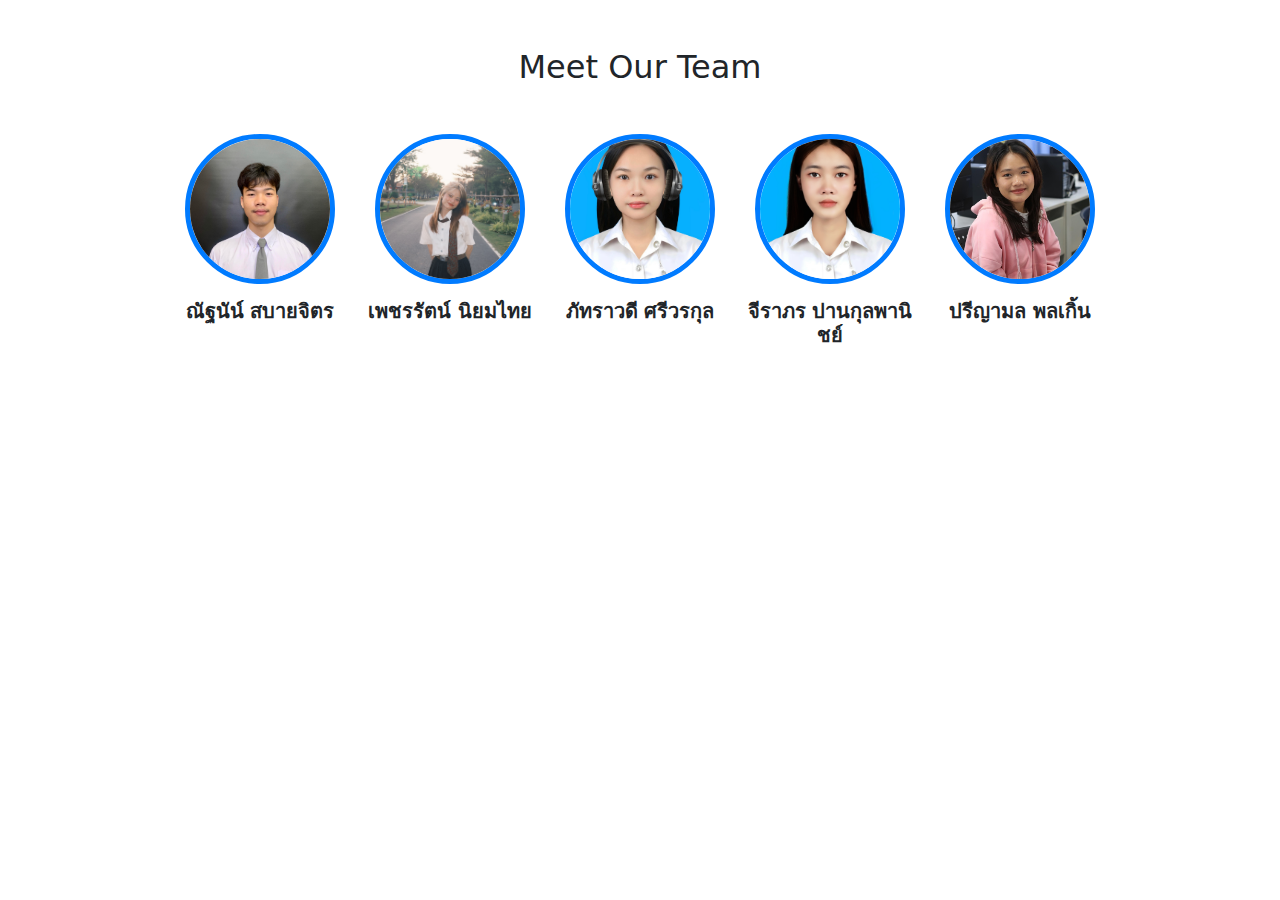
<file: Team.html>
<!doctype html>
<html>
<head>
<meta charset="utf-8">
<title>team</title>
 <link href="https://cdn.jsdelivr.net/npm/bootstrap@5.3.0/dist/css/bootstrap.min.css" rel="stylesheet">
    <style>
        .team-member {
            text-align: center;
            margin-bottom: 30px;
        }
        .team-member img {
            width: 150px;
            height: 150px;
            object-fit: cover;
            border-radius: 50%;
            border: 5px solid #007bff;
        }
        .team-member h5 {
            margin-top: 15px;
            font-weight: bold;
        }
    </style>
</head>

<body>
 <div class="container py-5">
        <h2 class="text-center mb-5">Meet Our Team</h2>
        <div class="row justify-content-center">
            <!-- สมาชิกคนที่ 1 -->
            <div class="col-md-4 col-lg-2 team-member">
                <img src="img/4601.jpeg" alt="Member 1">
                <h5>ณัฐนัน์ สบายจิตร</h5>
            </div>
            <!-- สมาชิกคนที่ 2 -->
            <div class="col-md-4 col-lg-2 team-member">
                <img src="img/4618.jpeg" alt="Member 2">
                <h5>เพชรรัตน์ นิยมไทย</h5>
            </div>
            <!-- สมาชิกคนที่ 3 -->
            <div class="col-md-4 col-lg-2 team-member">
                <img src="img/4619.jpg" alt="Member 3">
                <h5>ภัทราวดี ศรีวรกุล</h5>
            </div>
            <!-- สมาชิกคนที่ 4 -->
            <div class="col-md-4 col-lg-2 team-member">
                <img src="img/4625.png" alt="Member 4">
                <h5>จีราภร ปานกุลพานิชย์</h5>
            </div>
            <!-- สมาชิกคนที่ 5 -->
            <div class="col-md-4 col-lg-2 team-member">
                <img src="img/4629.jpeg" alt="Member 5">
                <h5>ปรีญามล พลเกิ้น</h5>
            </div>
        </div>
    </div>

    <script src="https://cdn.jsdelivr.net/npm/bootstrap@5.3.0/dist/js/bootstrap.bundle.min.js"></script>
</body>
</html>
</file>
<file: admin/template/vendors/typicons/typicons.css>
@charset 'UTF-8';
 
/* @FONT-FACE loads font into browser */
@font-face {
  font-family: 'typicons';
  font-weight: normal;
  font-style: normal;
  src: url('typicons.eot');
  src: url('typicons.eot?#iefix') format('embedded-opentype'),
       url('typicons.woff') format('woff'),
       url('typicons.ttf') format('truetype'),
       url('typicons.svg#typicons') format('svg');
}
 
/* :before psuedo-selector inserts and styles icon */
.typcn:before {
  font-family: 'typicons';
  font-style: normal;
  font-weight: normal;
  speak: none;
  display: inline-block;
  text-decoration: inherit;
  width: 1em;
  height: 1em;
  font-size: 1em;
  text-align: center;
  -webkit-font-smoothing: antialiased;
  font-smoothing: antialiased;
  text-rendering: optimizeLegibility;
}
 
/* Code for individual icons */ 
.typcn-adjust-brightness:before { 
  content: '\e000'; /* '' */
} 
.typcn-adjust-contrast:before { 
  content: '\e001'; /* '' */
} 
.typcn-anchor-outline:before { 
  content: '\e002'; /* '' */
} 
.typcn-anchor:before { 
  content: '\e003'; /* '' */
} 
.typcn-archive:before { 
  content: '\e004'; /* '' */
} 
.typcn-arrow-back-outline:before { 
  content: '\e005'; /* '' */
} 
.typcn-arrow-back:before { 
  content: '\e006'; /* '' */
} 
.typcn-arrow-down-outline:before { 
  content: '\e007'; /* '' */
} 
.typcn-arrow-down-thick:before { 
  content: '\e008'; /* '' */
} 
.typcn-arrow-down:before { 
  content: '\e009'; /* '' */
} 
.typcn-arrow-forward-outline:before { 
  content: '\e00a'; /* '' */
} 
.typcn-arrow-forward:before { 
  content: '\e00b'; /* '' */
} 
.typcn-arrow-left-outline:before { 
  content: '\e00c'; /* '' */
} 
.typcn-arrow-left-thick:before { 
  content: '\e00d'; /* '' */
} 
.typcn-arrow-left:before { 
  content: '\e00e'; /* '' */
} 
.typcn-arrow-loop-outline:before { 
  content: '\e00f'; /* '' */
} 
.typcn-arrow-loop:before { 
  content: '\e010'; /* '' */
} 
.typcn-arrow-maximise-outline:before { 
  content: '\e011'; /* '' */
} 
.typcn-arrow-maximise:before { 
  content: '\e012'; /* '' */
} 
.typcn-arrow-minimise-outline:before { 
  content: '\e013'; /* '' */
} 
.typcn-arrow-minimise:before { 
  content: '\e014'; /* '' */
} 
.typcn-arrow-move-outline:before { 
  content: '\e015'; /* '' */
} 
.typcn-arrow-move:before { 
  content: '\e016'; /* '' */
} 
.typcn-arrow-repeat-outline:before { 
  content: '\e017'; /* '' */
} 
.typcn-arrow-repeat:before { 
  content: '\e018'; /* '' */
} 
.typcn-arrow-right-outline:before { 
  content: '\e019'; /* '' */
} 
.typcn-arrow-right-thick:before { 
  content: '\e01a'; /* '' */
} 
.typcn-arrow-right:before { 
  content: '\e01b'; /* '' */
} 
.typcn-arrow-shuffle:before { 
  content: '\e01c'; /* '' */
} 
.typcn-arrow-sorted-down:before { 
  content: '\e01d'; /* '' */
} 
.typcn-arrow-sorted-up:before { 
  content: '\e01e'; /* '' */
} 
.typcn-arrow-sync-outline:before { 
  content: '\e01f'; /* '' */
} 
.typcn-arrow-sync:before { 
  content: '\e020'; /* '' */
} 
.typcn-arrow-unsorted:before { 
  content: '\e021'; /* '' */
} 
.typcn-arrow-up-outline:before { 
  content: '\e022'; /* '' */
} 
.typcn-arrow-up-thick:before { 
  content: '\e023'; /* '' */
} 
.typcn-arrow-up:before { 
  content: '\e024'; /* '' */
} 
.typcn-at:before { 
  content: '\e025'; /* '' */
} 
.typcn-attachment-outline:before { 
  content: '\e026'; /* '' */
} 
.typcn-attachment:before { 
  content: '\e027'; /* '' */
} 
.typcn-backspace-outline:before { 
  content: '\e028'; /* '' */
} 
.typcn-backspace:before { 
  content: '\e029'; /* '' */
} 
.typcn-battery-charge:before { 
  content: '\e02a'; /* '' */
} 
.typcn-battery-full:before { 
  content: '\e02b'; /* '' */
} 
.typcn-battery-high:before { 
  content: '\e02c'; /* '' */
} 
.typcn-battery-low:before { 
  content: '\e02d'; /* '' */
} 
.typcn-battery-mid:before { 
  content: '\e02e'; /* '' */
} 
.typcn-beaker:before { 
  content: '\e02f'; /* '' */
} 
.typcn-beer:before { 
  content: '\e030'; /* '' */
} 
.typcn-bell:before { 
  content: '\e031'; /* '' */
} 
.typcn-book:before { 
  content: '\e032'; /* '' */
} 
.typcn-bookmark:before { 
  content: '\e033'; /* '' */
} 
.typcn-briefcase:before { 
  content: '\e034'; /* '' */
} 
.typcn-brush:before { 
  content: '\e035'; /* '' */
} 
.typcn-business-card:before { 
  content: '\e036'; /* '' */
} 
.typcn-calculator:before { 
  content: '\e037'; /* '' */
} 
.typcn-calendar-outline:before { 
  content: '\e038'; /* '' */
} 
.typcn-calendar:before { 
  content: '\e039'; /* '' */
} 
.typcn-camera-outline:before { 
  content: '\e03a'; /* '' */
} 
.typcn-camera:before { 
  content: '\e03b'; /* '' */
} 
.typcn-cancel-outline:before { 
  content: '\e03c'; /* '' */
} 
.typcn-cancel:before { 
  content: '\e03d'; /* '' */
} 
.typcn-chart-area-outline:before { 
  content: '\e03e'; /* '' */
} 
.typcn-chart-area:before { 
  content: '\e03f'; /* '' */
} 
.typcn-chart-bar-outline:before { 
  content: '\e040'; /* '' */
} 
.typcn-chart-bar:before { 
  content: '\e041'; /* '' */
} 
.typcn-chart-line-outline:before { 
  content: '\e042'; /* '' */
} 
.typcn-chart-line:before { 
  content: '\e043'; /* '' */
} 
.typcn-chart-pie-outline:before { 
  content: '\e044'; /* '' */
} 
.typcn-chart-pie:before { 
  content: '\e045'; /* '' */
} 
.typcn-chevron-left-outline:before { 
  content: '\e046'; /* '' */
} 
.typcn-chevron-left:before { 
  content: '\e047'; /* '' */
} 
.typcn-chevron-right-outline:before { 
  content: '\e048'; /* '' */
} 
.typcn-chevron-right:before { 
  content: '\e049'; /* '' */
} 
.typcn-clipboard:before { 
  content: '\e04a'; /* '' */
} 
.typcn-cloud-storage:before { 
  content: '\e04b'; /* '' */
} 
.typcn-cloud-storage-outline:before { 
  content: '\e054'; /* '' */
} 
.typcn-code-outline:before { 
  content: '\e04c'; /* '' */
} 
.typcn-code:before { 
  content: '\e04d'; /* '' */
} 
.typcn-coffee:before { 
  content: '\e04e'; /* '' */
} 
.typcn-cog-outline:before { 
  content: '\e04f'; /* '' */
} 
.typcn-cog:before { 
  content: '\e050'; /* '' */
} 
.typcn-compass:before { 
  content: '\e051'; /* '' */
} 
.typcn-contacts:before { 
  content: '\e052'; /* '' */
} 
.typcn-credit-card:before { 
  content: '\e053'; /* '' */
} 
.typcn-css3:before { 
  content: '\e055'; /* '' */
} 
.typcn-database:before { 
  content: '\e056'; /* '' */
} 
.typcn-delete-outline:before { 
  content: '\e057'; /* '' */
} 
.typcn-delete:before { 
  content: '\e058'; /* '' */
} 
.typcn-device-desktop:before { 
  content: '\e059'; /* '' */
} 
.typcn-device-laptop:before { 
  content: '\e05a'; /* '' */
} 
.typcn-device-phone:before { 
  content: '\e05b'; /* '' */
} 
.typcn-device-tablet:before { 
  content: '\e05c'; /* '' */
} 
.typcn-directions:before { 
  content: '\e05d'; /* '' */
} 
.typcn-divide-outline:before { 
  content: '\e05e'; /* '' */
} 
.typcn-divide:before { 
  content: '\e05f'; /* '' */
} 
.typcn-document-add:before { 
  content: '\e060'; /* '' */
} 
.typcn-document-delete:before { 
  content: '\e061'; /* '' */
} 
.typcn-document-text:before { 
  content: '\e062'; /* '' */
} 
.typcn-document:before { 
  content: '\e063'; /* '' */
} 
.typcn-download-outline:before { 
  content: '\e064'; /* '' */
} 
.typcn-download:before { 
  content: '\e065'; /* '' */
} 
.typcn-dropbox:before { 
  content: '\e066'; /* '' */
} 
.typcn-edit:before { 
  content: '\e067'; /* '' */
} 
.typcn-eject-outline:before { 
  content: '\e068'; /* '' */
} 
.typcn-eject:before { 
  content: '\e069'; /* '' */
} 
.typcn-equals-outline:before { 
  content: '\e06a'; /* '' */
} 
.typcn-equals:before { 
  content: '\e06b'; /* '' */
} 
.typcn-export-outline:before { 
  content: '\e06c'; /* '' */
} 
.typcn-export:before { 
  content: '\e06d'; /* '' */
} 
.typcn-eye-outline:before { 
  content: '\e06e'; /* '' */
} 
.typcn-eye:before { 
  content: '\e06f'; /* '' */
} 
.typcn-feather:before { 
  content: '\e070'; /* '' */
} 
.typcn-film:before { 
  content: '\e071'; /* '' */
} 
.typcn-filter:before { 
  content: '\e072'; /* '' */
} 
.typcn-flag-outline:before { 
  content: '\e073'; /* '' */
} 
.typcn-flag:before { 
  content: '\e074'; /* '' */
} 
.typcn-flash-outline:before { 
  content: '\e075'; /* '' */
} 
.typcn-flash:before { 
  content: '\e076'; /* '' */
} 
.typcn-flow-children:before { 
  content: '\e077'; /* '' */
} 
.typcn-flow-merge:before { 
  content: '\e078'; /* '' */
} 
.typcn-flow-parallel:before { 
  content: '\e079'; /* '' */
} 
.typcn-flow-switch:before { 
  content: '\e07a'; /* '' */
} 
.typcn-folder-add:before { 
  content: '\e07b'; /* '' */
} 
.typcn-folder-delete:before { 
  content: '\e07c'; /* '' */
} 
.typcn-folder-open:before { 
  content: '\e07d'; /* '' */
} 
.typcn-folder:before { 
  content: '\e07e'; /* '' */
} 
.typcn-gift:before { 
  content: '\e07f'; /* '' */
} 
.typcn-globe-outline:before { 
  content: '\e080'; /* '' */
} 
.typcn-globe:before { 
  content: '\e081'; /* '' */
} 
.typcn-group-outline:before { 
  content: '\e082'; /* '' */
} 
.typcn-group:before { 
  content: '\e083'; /* '' */
} 
.typcn-headphones:before { 
  content: '\e084'; /* '' */
} 
.typcn-heart-full-outline:before { 
  content: '\e085'; /* '' */
} 
.typcn-heart-half-outline:before { 
  content: '\e086'; /* '' */
} 
.typcn-heart-outline:before { 
  content: '\e087'; /* '' */
} 
.typcn-heart:before { 
  content: '\e088'; /* '' */
} 
.typcn-home-outline:before { 
  content: '\e089'; /* '' */
} 
.typcn-home:before { 
  content: '\e08a'; /* '' */
} 
.typcn-html5:before { 
  content: '\e08b'; /* '' */
} 
.typcn-image-outline:before { 
  content: '\e08c'; /* '' */
} 
.typcn-image:before { 
  content: '\e08d'; /* '' */
} 
.typcn-infinity-outline:before { 
  content: '\e08e'; /* '' */
} 
.typcn-infinity:before { 
  content: '\e08f'; /* '' */
} 
.typcn-info-large-outline:before { 
  content: '\e090'; /* '' */
} 
.typcn-info-large:before { 
  content: '\e091'; /* '' */
} 
.typcn-info-outline:before { 
  content: '\e092'; /* '' */
} 
.typcn-info:before { 
  content: '\e093'; /* '' */
} 
.typcn-input-checked-outline:before { 
  content: '\e094'; /* '' */
} 
.typcn-input-checked:before { 
  content: '\e095'; /* '' */
} 
.typcn-key-outline:before { 
  content: '\e096'; /* '' */
} 
.typcn-key:before { 
  content: '\e097'; /* '' */
} 
.typcn-keyboard:before { 
  content: '\e098'; /* '' */
} 
.typcn-leaf:before { 
  content: '\e099'; /* '' */
} 
.typcn-lightbulb:before { 
  content: '\e09a'; /* '' */
} 
.typcn-link-outline:before { 
  content: '\e09b'; /* '' */
} 
.typcn-link:before { 
  content: '\e09c'; /* '' */
} 
.typcn-location-arrow-outline:before { 
  content: '\e09d'; /* '' */
} 
.typcn-location-arrow:before { 
  content: '\e09e'; /* '' */
} 
.typcn-location-outline:before { 
  content: '\e09f'; /* '' */
} 
.typcn-location:before { 
  content: '\e0a0'; /* '' */
} 
.typcn-lock-closed-outline:before { 
  content: '\e0a1'; /* '' */
} 
.typcn-lock-closed:before { 
  content: '\e0a2'; /* '' */
} 
.typcn-lock-open-outline:before { 
  content: '\e0a3'; /* '' */
} 
.typcn-lock-open:before { 
  content: '\e0a4'; /* '' */
} 
.typcn-mail:before { 
  content: '\e0a5'; /* '' */
} 
.typcn-map:before { 
  content: '\e0a6'; /* '' */
} 
.typcn-media-eject-outline:before { 
  content: '\e0a7'; /* '' */
} 
.typcn-media-eject:before { 
  content: '\e0a8'; /* '' */
} 
.typcn-media-fast-forward-outline:before { 
  content: '\e0a9'; /* '' */
} 
.typcn-media-fast-forward:before { 
  content: '\e0aa'; /* '' */
} 
.typcn-media-pause-outline:before { 
  content: '\e0ab'; /* '' */
} 
.typcn-media-pause:before { 
  content: '\e0ac'; /* '' */
} 
.typcn-media-play-outline:before { 
  content: '\e0ad'; /* '' */
} 
.typcn-media-play-reverse-outline:before { 
  content: '\e0ae'; /* '' */
} 
.typcn-media-play-reverse:before { 
  content: '\e0af'; /* '' */
} 
.typcn-media-play:before { 
  content: '\e0b0'; /* '' */
} 
.typcn-media-record-outline:before { 
  content: '\e0b1'; /* '' */
} 
.typcn-media-record:before { 
  content: '\e0b2'; /* '' */
} 
.typcn-media-rewind-outline:before { 
  content: '\e0b3'; /* '' */
} 
.typcn-media-rewind:before { 
  content: '\e0b4'; /* '' */
} 
.typcn-media-stop-outline:before { 
  content: '\e0b5'; /* '' */
} 
.typcn-media-stop:before { 
  content: '\e0b6'; /* '' */
} 
.typcn-message-typing:before { 
  content: '\e0b7'; /* '' */
} 
.typcn-message:before { 
  content: '\e0b8'; /* '' */
} 
.typcn-messages:before { 
  content: '\e0b9'; /* '' */
} 
.typcn-microphone-outline:before { 
  content: '\e0ba'; /* '' */
} 
.typcn-microphone:before { 
  content: '\e0bb'; /* '' */
} 
.typcn-minus-outline:before { 
  content: '\e0bc'; /* '' */
} 
.typcn-minus:before { 
  content: '\e0bd'; /* '' */
} 
.typcn-mortar-board:before { 
  content: '\e0be'; /* '' */
} 
.typcn-news:before { 
  content: '\e0bf'; /* '' */
} 
.typcn-notes-outline:before { 
  content: '\e0c0'; /* '' */
} 
.typcn-notes:before { 
  content: '\e0c1'; /* '' */
} 
.typcn-pen:before { 
  content: '\e0c2'; /* '' */
} 
.typcn-pencil:before { 
  content: '\e0c3'; /* '' */
} 
.typcn-phone-outline:before { 
  content: '\e0c4'; /* '' */
} 
.typcn-phone:before { 
  content: '\e0c5'; /* '' */
} 
.typcn-pi-outline:before { 
  content: '\e0c6'; /* '' */
} 
.typcn-pi:before { 
  content: '\e0c7'; /* '' */
} 
.typcn-pin-outline:before { 
  content: '\e0c8'; /* '' */
} 
.typcn-pin:before { 
  content: '\e0c9'; /* '' */
} 
.typcn-pipette:before { 
  content: '\e0ca'; /* '' */
} 
.typcn-plane-outline:before { 
  content: '\e0cb'; /* '' */
} 
.typcn-plane:before { 
  content: '\e0cc'; /* '' */
} 
.typcn-plug:before { 
  content: '\e0cd'; /* '' */
} 
.typcn-plus-outline:before { 
  content: '\e0ce'; /* '' */
} 
.typcn-plus:before { 
  content: '\e0cf'; /* '' */
} 
.typcn-point-of-interest-outline:before { 
  content: '\e0d0'; /* '' */
} 
.typcn-point-of-interest:before { 
  content: '\e0d1'; /* '' */
} 
.typcn-power-outline:before { 
  content: '\e0d2'; /* '' */
} 
.typcn-power:before { 
  content: '\e0d3'; /* '' */
} 
.typcn-printer:before { 
  content: '\e0d4'; /* '' */
} 
.typcn-puzzle-outline:before { 
  content: '\e0d5'; /* '' */
} 
.typcn-puzzle:before { 
  content: '\e0d6'; /* '' */
} 
.typcn-radar-outline:before { 
  content: '\e0d7'; /* '' */
} 
.typcn-radar:before { 
  content: '\e0d8'; /* '' */
} 
.typcn-refresh-outline:before { 
  content: '\e0d9'; /* '' */
} 
.typcn-refresh:before { 
  content: '\e0da'; /* '' */
} 
.typcn-rss-outline:before { 
  content: '\e0db'; /* '' */
} 
.typcn-rss:before { 
  content: '\e0dc'; /* '' */
} 
.typcn-scissors-outline:before { 
  content: '\e0dd'; /* '' */
} 
.typcn-scissors:before { 
  content: '\e0de'; /* '' */
} 
.typcn-shopping-bag:before { 
  content: '\e0df'; /* '' */
} 
.typcn-shopping-cart:before { 
  content: '\e0e0'; /* '' */
} 
.typcn-social-at-circular:before { 
  content: '\e0e1'; /* '' */
} 
.typcn-social-dribbble-circular:before { 
  content: '\e0e2'; /* '' */
} 
.typcn-social-dribbble:before { 
  content: '\e0e3'; /* '' */
} 
.typcn-social-facebook-circular:before { 
  content: '\e0e4'; /* '' */
} 
.typcn-social-facebook:before { 
  content: '\e0e5'; /* '' */
} 
.typcn-social-flickr-circular:before { 
  content: '\e0e6'; /* '' */
} 
.typcn-social-flickr:before { 
  content: '\e0e7'; /* '' */
} 
.typcn-social-github-circular:before { 
  content: '\e0e8'; /* '' */
} 
.typcn-social-github:before { 
  content: '\e0e9'; /* '' */
} 
.typcn-social-google-plus-circular:before { 
  content: '\e0ea'; /* '' */
} 
.typcn-social-google-plus:before { 
  content: '\e0eb'; /* '' */
} 
.typcn-social-instagram-circular:before { 
  content: '\e0ec'; /* '' */
} 
.typcn-social-instagram:before { 
  content: '\e0ed'; /* '' */
} 
.typcn-social-last-fm-circular:before { 
  content: '\e0ee'; /* '' */
} 
.typcn-social-last-fm:before { 
  content: '\e0ef'; /* '' */
} 
.typcn-social-linkedin-circular:before { 
  content: '\e0f0'; /* '' */
} 
.typcn-social-linkedin:before { 
  content: '\e0f1'; /* '' */
} 
.typcn-social-pinterest-circular:before { 
  content: '\e0f2'; /* '' */
} 
.typcn-social-pinterest:before { 
  content: '\e0f3'; /* '' */
} 
.typcn-social-skype-outline:before { 
  content: '\e0f4'; /* '' */
} 
.typcn-social-skype:before { 
  content: '\e0f5'; /* '' */
} 
.typcn-social-tumbler-circular:before { 
  content: '\e0f6'; /* '' */
} 
.typcn-social-tumbler:before { 
  content: '\e0f7'; /* '' */
} 
.typcn-social-twitter-circular:before { 
  content: '\e0f8'; /* '' */
} 
.typcn-social-twitter:before { 
  content: '\e0f9'; /* '' */
} 
.typcn-social-vimeo-circular:before { 
  content: '\e0fa'; /* '' */
} 
.typcn-social-vimeo:before { 
  content: '\e0fb'; /* '' */
} 
.typcn-social-youtube-circular:before { 
  content: '\e0fc'; /* '' */
} 
.typcn-social-youtube:before { 
  content: '\e0fd'; /* '' */
} 
.typcn-sort-alphabetically-outline:before { 
  content: '\e0fe'; /* '' */
} 
.typcn-sort-alphabetically:before { 
  content: '\e0ff'; /* '' */
} 
.typcn-sort-numerically-outline:before { 
  content: '\e100'; /* '' */
} 
.typcn-sort-numerically:before { 
  content: '\e101'; /* '' */
} 
.typcn-spanner-outline:before { 
  content: '\e102'; /* '' */
} 
.typcn-spanner:before { 
  content: '\e103'; /* '' */
} 
.typcn-spiral:before { 
  content: '\e104'; /* '' */
} 
.typcn-star-full-outline:before { 
  content: '\e105'; /* '' */
} 
.typcn-star-half-outline:before { 
  content: '\e106'; /* '' */
} 
.typcn-star-half:before { 
  content: '\e107'; /* '' */
} 
.typcn-star-outline:before { 
  content: '\e108'; /* '' */
} 
.typcn-star:before { 
  content: '\e109'; /* '' */
} 
.typcn-starburst-outline:before { 
  content: '\e10a'; /* '' */
} 
.typcn-starburst:before { 
  content: '\e10b'; /* '' */
} 
.typcn-stopwatch:before { 
  content: '\e10c'; /* '' */
} 
.typcn-support:before { 
  content: '\e10d'; /* '' */
} 
.typcn-tabs-outline:before { 
  content: '\e10e'; /* '' */
} 
.typcn-tag:before { 
  content: '\e10f'; /* '' */
} 
.typcn-tags:before { 
  content: '\e110'; /* '' */
} 
.typcn-th-large-outline:before { 
  content: '\e111'; /* '' */
} 
.typcn-th-large:before { 
  content: '\e112'; /* '' */
} 
.typcn-th-list-outline:before { 
  content: '\e113'; /* '' */
} 
.typcn-th-list:before { 
  content: '\e114'; /* '' */
} 
.typcn-th-menu-outline:before { 
  content: '\e115'; /* '' */
} 
.typcn-th-menu:before { 
  content: '\e116'; /* '' */
} 
.typcn-th-small-outline:before { 
  content: '\e117'; /* '' */
} 
.typcn-th-small:before { 
  content: '\e118'; /* '' */
} 
.typcn-thermometer:before { 
  content: '\e119'; /* '' */
} 
.typcn-thumbs-down:before { 
  content: '\e11a'; /* '' */
} 
.typcn-thumbs-ok:before { 
  content: '\e11b'; /* '' */
} 
.typcn-thumbs-up:before { 
  content: '\e11c'; /* '' */
} 
.typcn-tick-outline:before { 
  content: '\e11d'; /* '' */
} 
.typcn-tick:before { 
  content: '\e11e'; /* '' */
} 
.typcn-ticket:before { 
  content: '\e11f'; /* '' */
} 
.typcn-time:before { 
  content: '\e120'; /* '' */
} 
.typcn-times-outline:before { 
  content: '\e121'; /* '' */
} 
.typcn-times:before { 
  content: '\e122'; /* '' */
} 
.typcn-trash:before { 
  content: '\e123'; /* '' */
} 
.typcn-tree:before { 
  content: '\e124'; /* '' */
} 
.typcn-upload-outline:before { 
  content: '\e125'; /* '' */
} 
.typcn-upload:before { 
  content: '\e126'; /* '' */
} 
.typcn-user-add-outline:before { 
  content: '\e127'; /* '' */
} 
.typcn-user-add:before { 
  content: '\e128'; /* '' */
} 
.typcn-user-delete-outline:before { 
  content: '\e129'; /* '' */
} 
.typcn-user-delete:before { 
  content: '\e12a'; /* '' */
} 
.typcn-user-outline:before { 
  content: '\e12b'; /* '' */
} 
.typcn-user:before { 
  content: '\e12c'; /* '' */
} 
.typcn-vendor-android:before { 
  content: '\e12d'; /* '' */
} 
.typcn-vendor-apple:before { 
  content: '\e12e'; /* '' */
} 
.typcn-vendor-microsoft:before { 
  content: '\e12f'; /* '' */
} 
.typcn-video-outline:before { 
  content: '\e130'; /* '' */
} 
.typcn-video:before { 
  content: '\e131'; /* '' */
} 
.typcn-volume-down:before { 
  content: '\e132'; /* '' */
} 
.typcn-volume-mute:before { 
  content: '\e133'; /* '' */
} 
.typcn-volume-up:before { 
  content: '\e134'; /* '' */
} 
.typcn-volume:before { 
  content: '\e135'; /* '' */
} 
.typcn-warning-outline:before { 
  content: '\e136'; /* '' */
} 
.typcn-warning:before { 
  content: '\e137'; /* '' */
} 
.typcn-watch:before { 
  content: '\e138'; /* '' */
} 
.typcn-waves-outline:before { 
  content: '\e139'; /* '' */
} 
.typcn-waves:before { 
  content: '\e13a'; /* '' */
} 
.typcn-weather-cloudy:before { 
  content: '\e13b'; /* '' */
} 
.typcn-weather-downpour:before { 
  content: '\e13c'; /* '' */
} 
.typcn-weather-night:before { 
  content: '\e13d'; /* '' */
} 
.typcn-weather-partly-sunny:before { 
  content: '\e13e'; /* '' */
} 
.typcn-weather-shower:before { 
  content: '\e13f'; /* '' */
} 
.typcn-weather-snow:before { 
  content: '\e140'; /* '' */
} 
.typcn-weather-stormy:before { 
  content: '\e141'; /* '' */
} 
.typcn-weather-sunny:before { 
  content: '\e142'; /* '' */
} 
.typcn-weather-windy-cloudy:before { 
  content: '\e143'; /* '' */
} 
.typcn-weather-windy:before { 
  content: '\e144'; /* '' */
} 
.typcn-wi-fi-outline:before { 
  content: '\e145'; /* '' */
} 
.typcn-wi-fi:before { 
  content: '\e146'; /* '' */
} 
.typcn-wine:before { 
  content: '\e147'; /* '' */
} 
.typcn-world-outline:before { 
  content: '\e148'; /* '' */
} 
.typcn-world:before { 
  content: '\e149'; /* '' */
} 
.typcn-zoom-in-outline:before { 
  content: '\e14a'; /* '' */
} 
.typcn-zoom-in:before { 
  content: '\e14b'; /* '' */
} 
.typcn-zoom-out-outline:before { 
  content: '\e14c'; /* '' */
} 
.typcn-zoom-out:before { 
  content: '\e14d'; /* '' */
} 
.typcn-zoom-outline:before { 
  content: '\e14e'; /* '' */
} 
.typcn-zoom:before { 
  content: '\e14f'; /* '' */
}
</file>
<file: admin/template/vendors/css/vendor.bundle.base.css>
/*
 * Container style
 */
.ps {
  overflow: hidden !important;
  overflow-anchor: none;
  -ms-overflow-style: none;
  touch-action: auto;
  -ms-touch-action: auto;
}

/*
 * Scrollbar rail styles
 */
.ps__rail-x {
  display: none;
  opacity: 0;
  transition: background-color .2s linear, opacity .2s linear;
  -webkit-transition: background-color .2s linear, opacity .2s linear;
  height: 15px;
  /* there must be 'bottom' or 'top' for ps__rail-x */
  bottom: 0px;
  /* please don't change 'position' */
  position: absolute;
}

.ps__rail-y {
  display: none;
  opacity: 0;
  transition: background-color .2s linear, opacity .2s linear;
  -webkit-transition: background-color .2s linear, opacity .2s linear;
  width: 15px;
  /* there must be 'right' or 'left' for ps__rail-y */
  right: 0;
  /* please don't change 'position' */
  position: absolute;
}

.ps--active-x > .ps__rail-x,
.ps--active-y > .ps__rail-y {
  display: block;
  background-color: transparent;
}

.ps:hover > .ps__rail-x,
.ps:hover > .ps__rail-y,
.ps--focus > .ps__rail-x,
.ps--focus > .ps__rail-y,
.ps--scrolling-x > .ps__rail-x,
.ps--scrolling-y > .ps__rail-y {
  opacity: 0.6;
}

.ps__rail-x:hover,
.ps__rail-y:hover,
.ps__rail-x:focus,
.ps__rail-y:focus {
  background-color: #eee;
  opacity: 0.9;
}

/*
 * Scrollbar thumb styles
 */
.ps__thumb-x {
  background-color: #aaa;
  border-radius: 6px;
  transition: background-color .2s linear, height .2s ease-in-out;
  -webkit-transition: background-color .2s linear, height .2s ease-in-out;
  height: 6px;
  /* there must be 'bottom' for ps__thumb-x */
  bottom: 2px;
  /* please don't change 'position' */
  position: absolute;
}

.ps__thumb-y {
  background-color: #aaa;
  border-radius: 6px;
  transition: background-color .2s linear, width .2s ease-in-out;
  -webkit-transition: background-color .2s linear, width .2s ease-in-out;
  width: 6px;
  /* there must be 'right' for ps__thumb-y */
  right: 2px;
  /* please don't change 'position' */
  position: absolute;
}

.ps__rail-x:hover > .ps__thumb-x,
.ps__rail-x:focus > .ps__thumb-x {
  background-color: #999;
  height: 11px;
}

.ps__rail-y:hover > .ps__thumb-y,
.ps__rail-y:focus > .ps__thumb-y {
  background-color: #999;
  width: 11px;
}

/* MS supports */
@supports (-ms-overflow-style: none) {
  .ps {
    overflow: auto !important;
  }
}

@media screen and (-ms-high-contrast: active), (-ms-high-contrast: none) {
  .ps {
    overflow: auto !important;
  }
}
</file>
<file: css/style.css>
/******* Bootstrap Theming ********/
/*!
 * Bootstrap v4.5.3 (https://getbootstrap.com/)
 * Copyright 2011-2020 The Bootstrap Authors
 * Copyright 2011-2020 Twitter, Inc.
 * Licensed under MIT (https://github.com/twbs/bootstrap/blob/main/LICENSE)
 */
:root {
  --blue: #007bff;
  --indigo: #6610f2;
  --purple: #6f42c1;
  --pink: #e83e8c;
  --red: #dc3545;
  --orange: #fd7e14;
  --yellow: #ffc107;
  --green: #28a745;
  --teal: #20c997;
  --cyan: #17a2b8;
  --white: #fff;
  --gray: #6c757d;
  --gray-dark: #343a40;
  --primary: #FFD333;
  --secondary: #F5F5F5;
  --success: #28a745;
  --info: #17a2b8;
  --warning: #ffc107;
  --danger: #dc3545;
  --light: #FFFFFF;
  --dark: #3D464D;
  --breakpoint-xs: 0;
  --breakpoint-sm: 576px;
  --breakpoint-md: 768px;
  --breakpoint-lg: 992px;
  --breakpoint-xl: 1200px;
  --font-family-sans-serif: "Roboto", sans-serif;
  --font-family-monospace: SFMono-Regular, Menlo, Monaco, Consolas, "Liberation Mono", "Courier New", monospace;
}

*,
*::before,
*::after {
  box-sizing: border-box;
}

html {
  font-family: sans-serif;
  line-height: 1.15;
  -webkit-text-size-adjust: 100%;
  -webkit-tap-highlight-color: rgba(0, 0, 0, 0);
}

article, aside, figcaption, figure, footer, header, hgroup, main, nav, section {
  display: block;
}

body {
  margin: 0;
  font-family: "Roboto", sans-serif;
  font-size: 1rem;
  font-weight: 400;
  line-height: 1.5;
  color: #6C757D;
  text-align: left;
  background-color: #F5F5F5;
}

[tabindex="-1"]:focus:not(:focus-visible) {
  outline: 0 !important;
}

hr {
  box-sizing: content-box;
  height: 0;
  overflow: visible;
}

h1, h2, h3, h4, h5, h6 {
  margin-top: 0;
  margin-bottom: 0.5rem;
}

p {
  margin-top: 0;
  margin-bottom: 1rem;
}

abbr[title],
abbr[data-original-title] {
  text-decoration: underline;
  text-decoration: underline dotted;
  cursor: help;
  border-bottom: 0;
  text-decoration-skip-ink: none;
}

address {
  margin-bottom: 1rem;
  font-style: normal;
  line-height: inherit;
}

ol,
ul,
dl {
  margin-top: 0;
  margin-bottom: 1rem;
}

ol ol,
ul ul,
ol ul,
ul ol {
  margin-bottom: 0;
}

dt {
  font-weight: 700;
}

dd {
  margin-bottom: .5rem;
  margin-left: 0;
}

blockquote {
  margin: 0 0 1rem;
}

b,
strong {
  font-weight: bolder;
}

small {
  font-size: 80%;
}

sub,
sup {
  position: relative;
  font-size: 75%;
  line-height: 0;
  vertical-align: baseline;
}

sub {
  bottom: -.25em;
}

sup {
  top: -.5em;
}

a {
  color: #FFD333;
  text-decoration: none;
  background-color: transparent;
}

a:hover {
  color: #e6b400;
  text-decoration: underline;
}

a:not([href]):not([class]) {
  color: inherit;
  text-decoration: none;
}

a:not([href]):not([class]):hover {
  color: inherit;
  text-decoration: none;
}

pre,
code,
kbd,
samp {
  font-family: SFMono-Regular, Menlo, Monaco, Consolas, "Liberation Mono", "Courier New", monospace;
  font-size: 1em;
}

pre {
  margin-top: 0;
  margin-bottom: 1rem;
  overflow: auto;
  -ms-overflow-style: scrollbar;
}

figure {
  margin: 0 0 1rem;
}

img {
  vertical-align: middle;
  border-style: none;
}

svg {
  overflow: hidden;
  vertical-align: middle;
}

table {
  border-collapse: collapse;
}

caption {
  padding-top: 0.75rem;
  padding-bottom: 0.75rem;
  color: #6c757d;
  text-align: left;
  caption-side: bottom;
}

th {
  text-align: inherit;
  text-align: -webkit-match-parent;
}

label {
  display: inline-block;
  margin-bottom: 0.5rem;
}

button {
  border-radius: 0;
}

button:focus {
  outline: 1px dotted;
  outline: 5px auto -webkit-focus-ring-color;
}

input,
button,
select,
optgroup,
textarea {
  margin: 0;
  font-family: inherit;
  font-size: inherit;
  line-height: inherit;
}

button,
input {
  overflow: visible;
}

button,
select {
  text-transform: none;
}

[role="button"] {
  cursor: pointer;
}

select {
  word-wrap: normal;
}

button,
[type="button"],
[type="reset"],
[type="submit"] {
  -webkit-appearance: button;
}

button:not(:disabled),
[type="button"]:not(:disabled),
[type="reset"]:not(:disabled),
[type="submit"]:not(:disabled) {
  cursor: pointer;
}

button::-moz-focus-inner,
[type="button"]::-moz-focus-inner,
[type="reset"]::-moz-focus-inner,
[type="submit"]::-moz-focus-inner {
  padding: 0;
  border-style: none;
}

input[type="radio"],
input[type="checkbox"] {
  box-sizing: border-box;
  padding: 0;
}

textarea {
  overflow: auto;
  resize: vertical;
}

fieldset {
  min-width: 0;
  padding: 0;
  margin: 0;
  border: 0;
}

legend {
  display: block;
  width: 100%;
  max-width: 100%;
  padding: 0;
  margin-bottom: .5rem;
  font-size: 1.5rem;
  line-height: inherit;
  color: inherit;
  white-space: normal;
}

@media (max-width: 1200px) {
  legend {
    font-size: calc(1.275rem + 0.3vw) ;
  }
}

progress {
  vertical-align: baseline;
}

[type="number"]::-webkit-inner-spin-button,
[type="number"]::-webkit-outer-spin-button {
  height: auto;
}

[type="search"] {
  outline-offset: -2px;
  -webkit-appearance: none;
}

[type="search"]::-webkit-search-decoration {
  -webkit-appearance: none;
}

::-webkit-file-upload-button {
  font: inherit;
  -webkit-appearance: button;
}

output {
  display: inline-block;
}

summary {
  display: list-item;
  cursor: pointer;
}

template {
  display: none;
}

[hidden] {
  display: none !important;
}

h1, h2, h3, h4, h5, h6,
.h1, .h2, .h3, .h4, .h5, .h6 {
  margin-bottom: 0.5rem;
  font-weight: 500;
  line-height: 1.2;
  color: #3D464D;
}

h1, .h1 {
  font-size: 2.5rem;
}

@media (max-width: 1200px) {
  h1, .h1 {
    font-size: calc(1.375rem + 1.5vw) ;
  }
}

h2, .h2 {
  font-size: 2rem;
}

@media (max-width: 1200px) {
  h2, .h2 {
    font-size: calc(1.325rem + 0.9vw) ;
  }
}

h3, .h3 {
  font-size: 1.75rem;
}

@media (max-width: 1200px) {
  h3, .h3 {
    font-size: calc(1.3rem + 0.6vw) ;
  }
}

h4, .h4 {
  font-size: 1.5rem;
}

@media (max-width: 1200px) {
  h4, .h4 {
    font-size: calc(1.275rem + 0.3vw) ;
  }
}

h5, .h5 {
  font-size: 1.25rem;
}

h6, .h6 {
  font-size: 1rem;
}

.lead {
  font-size: 1.25rem;
  font-weight: 300;
}

.display-1 {
  font-size: 6rem;
  font-weight: 300;
  line-height: 1.2;
}

@media (max-width: 1200px) {
  .display-1 {
    font-size: calc(1.725rem + 5.7vw) ;
  }
}

.display-2 {
  font-size: 5.5rem;
  font-weight: 300;
  line-height: 1.2;
}

@media (max-width: 1200px) {
  .display-2 {
    font-size: calc(1.675rem + 5.1vw) ;
  }
}

.display-3 {
  font-size: 4.5rem;
  font-weight: 300;
  line-height: 1.2;
}

@media (max-width: 1200px) {
  .display-3 {
    font-size: calc(1.575rem + 3.9vw) ;
  }
}

.display-4 {
  font-size: 3.5rem;
  font-weight: 300;
  line-height: 1.2;
}

@media (max-width: 1200px) {
  .display-4 {
    font-size: calc(1.475rem + 2.7vw) ;
  }
}

hr {
  margin-top: 1rem;
  margin-bottom: 1rem;
  border: 0;
  border-top: 1px solid rgba(0, 0, 0, 0.1);
}

small,
.small {
  font-size: 80%;
  font-weight: 400;
}

mark,
.mark {
  padding: 0.2em;
  background-color: #fcf8e3;
}

.list-unstyled {
  padding-left: 0;
  list-style: none;
}

.list-inline {
  padding-left: 0;
  list-style: none;
}

.list-inline-item {
  display: inline-block;
}

.list-inline-item:not(:last-child) {
  margin-right: 0.5rem;
}

.initialism {
  font-size: 90%;
  text-transform: uppercase;
}

.blockquote {
  margin-bottom: 1rem;
  font-size: 1.25rem;
}

.blockquote-footer {
  display: block;
  font-size: 80%;
  color: #6c757d;
}

.blockquote-footer::before {
  content: "\2014\00A0";
}

.img-fluid {
  max-width: 100%;
  height: auto;
}

.img-thumbnail {
  padding: 0.25rem;
  background-color: #F5F5F5;
  border: 1px solid #dee2e6;
  max-width: 100%;
  height: auto;
}

.figure {
  display: inline-block;
}

.figure-img {
  margin-bottom: 0.5rem;
  line-height: 1;
}

.figure-caption {
  font-size: 90%;
  color: #6c757d;
}

code {
  font-size: 87.5%;
  color: #e83e8c;
  word-wrap: break-word;
}

a > code {
  color: inherit;
}

kbd {
  padding: 0.2rem 0.4rem;
  font-size: 87.5%;
  color: #fff;
  background-color: #212529;
}

kbd kbd {
  padding: 0;
  font-size: 100%;
  font-weight: 700;
}

pre {
  display: block;
  font-size: 87.5%;
  color: #212529;
}

pre code {
  font-size: inherit;
  color: inherit;
  word-break: normal;
}

.pre-scrollable {
  max-height: 340px;
  overflow-y: scroll;
}

.container,
.container-fluid,
.container-sm,
.container-md,
.container-lg,
.container-xl {
  width: 100%;
  padding-right: 15px;
  padding-left: 15px;
  margin-right: auto;
  margin-left: auto;
}

@media (min-width: 576px) {
  .container, .container-sm {
    max-width: 540px;
  }
}

@media (min-width: 768px) {
  .container, .container-sm, .container-md {
    max-width: 720px;
  }
}

@media (min-width: 992px) {
  .container, .container-sm, .container-md, .container-lg {
    max-width: 960px;
  }
}

@media (min-width: 1200px) {
  .container, .container-sm, .container-md, .container-lg, .container-xl {
    max-width: 1140px;
  }
}

.row {
  display: flex;
  flex-wrap: wrap;
  margin-right: -15px;
  margin-left: -15px;
}

.no-gutters {
  margin-right: 0;
  margin-left: 0;
}

.no-gutters > .col,
.no-gutters > [class*="col-"] {
  padding-right: 0;
  padding-left: 0;
}

.col-1, .col-2, .col-3, .col-4, .col-5, .col-6, .col-7, .col-8, .col-9, .col-10, .col-11, .col-12, .col,
.col-auto, .col-sm-1, .col-sm-2, .col-sm-3, .col-sm-4, .col-sm-5, .col-sm-6, .col-sm-7, .col-sm-8, .col-sm-9, .col-sm-10, .col-sm-11, .col-sm-12, .col-sm,
.col-sm-auto, .col-md-1, .col-md-2, .col-md-3, .col-md-4, .col-md-5, .col-md-6, .col-md-7, .col-md-8, .col-md-9, .col-md-10, .col-md-11, .col-md-12, .col-md,
.col-md-auto, .col-lg-1, .col-lg-2, .col-lg-3, .col-lg-4, .col-lg-5, .col-lg-6, .col-lg-7, .col-lg-8, .col-lg-9, .col-lg-10, .col-lg-11, .col-lg-12, .col-lg,
.col-lg-auto, .col-xl-1, .col-xl-2, .col-xl-3, .col-xl-4, .col-xl-5, .col-xl-6, .col-xl-7, .col-xl-8, .col-xl-9, .col-xl-10, .col-xl-11, .col-xl-12, .col-xl,
.col-xl-auto {
  position: relative;
  width: 100%;
  padding-right: 15px;
  padding-left: 15px;
}

.col {
  flex-basis: 0;
  flex-grow: 1;
  max-width: 100%;
}

.row-cols-1 > * {
  flex: 0 0 100%;
  max-width: 100%;
}

.row-cols-2 > * {
  flex: 0 0 50%;
  max-width: 50%;
}

.row-cols-3 > * {
  flex: 0 0 33.33333%;
  max-width: 33.33333%;
}

.row-cols-4 > * {
  flex: 0 0 25%;
  max-width: 25%;
}

.row-cols-5 > * {
  flex: 0 0 20%;
  max-width: 20%;
}

.row-cols-6 > * {
  flex: 0 0 16.66667%;
  max-width: 16.66667%;
}

.col-auto {
  flex: 0 0 auto;
  width: auto;
  max-width: 100%;
}

.col-1 {
  flex: 0 0 8.33333%;
  max-width: 8.33333%;
}

.col-2 {
  flex: 0 0 16.66667%;
  max-width: 16.66667%;
}

.col-3 {
  flex: 0 0 25%;
  max-width: 25%;
}

.col-4 {
  flex: 0 0 33.33333%;
  max-width: 33.33333%;
}

.col-5 {
  flex: 0 0 41.66667%;
  max-width: 41.66667%;
}

.col-6 {
  flex: 0 0 50%;
  max-width: 50%;
}

.col-7 {
  flex: 0 0 58.33333%;
  max-width: 58.33333%;
}

.col-8 {
  flex: 0 0 66.66667%;
  max-width: 66.66667%;
}

.col-9 {
  flex: 0 0 75%;
  max-width: 75%;
}

.col-10 {
  flex: 0 0 83.33333%;
  max-width: 83.33333%;
}

.col-11 {
  flex: 0 0 91.66667%;
  max-width: 91.66667%;
}

.col-12 {
  flex: 0 0 100%;
  max-width: 100%;
}

.order-first {
  order: -1;
}

.order-last {
  order: 13;
}

.order-0 {
  order: 0;
}

.order-1 {
  order: 1;
}

.order-2 {
  order: 2;
}

.order-3 {
  order: 3;
}

.order-4 {
  order: 4;
}

.order-5 {
  order: 5;
}

.order-6 {
  order: 6;
}

.order-7 {
  order: 7;
}

.order-8 {
  order: 8;
}

.order-9 {
  order: 9;
}

.order-10 {
  order: 10;
}

.order-11 {
  order: 11;
}

.order-12 {
  order: 12;
}

.offset-1 {
  margin-left: 8.33333%;
}

.offset-2 {
  margin-left: 16.66667%;
}

.offset-3 {
  margin-left: 25%;
}

.offset-4 {
  margin-left: 33.33333%;
}

.offset-5 {
  margin-left: 41.66667%;
}

.offset-6 {
  margin-left: 50%;
}

.offset-7 {
  margin-left: 58.33333%;
}

.offset-8 {
  margin-left: 66.66667%;
}

.offset-9 {
  margin-left: 75%;
}

.offset-10 {
  margin-left: 83.33333%;
}

.offset-11 {
  margin-left: 91.66667%;
}

@media (min-width: 576px) {
  .col-sm {
    flex-basis: 0;
    flex-grow: 1;
    max-width: 100%;
  }
  .row-cols-sm-1 > * {
    flex: 0 0 100%;
    max-width: 100%;
  }
  .row-cols-sm-2 > * {
    flex: 0 0 50%;
    max-width: 50%;
  }
  .row-cols-sm-3 > * {
    flex: 0 0 33.33333%;
    max-width: 33.33333%;
  }
  .row-cols-sm-4 > * {
    flex: 0 0 25%;
    max-width: 25%;
  }
  .row-cols-sm-5 > * {
    flex: 0 0 20%;
    max-width: 20%;
  }
  .row-cols-sm-6 > * {
    flex: 0 0 16.66667%;
    max-width: 16.66667%;
  }
  .col-sm-auto {
    flex: 0 0 auto;
    width: auto;
    max-width: 100%;
  }
  .col-sm-1 {
    flex: 0 0 8.33333%;
    max-width: 8.33333%;
  }
  .col-sm-2 {
    flex: 0 0 16.66667%;
    max-width: 16.66667%;
  }
  .col-sm-3 {
    flex: 0 0 25%;
    max-width: 25%;
  }
  .col-sm-4 {
    flex: 0 0 33.33333%;
    max-width: 33.33333%;
  }
  .col-sm-5 {
    flex: 0 0 41.66667%;
    max-width: 41.66667%;
  }
  .col-sm-6 {
    flex: 0 0 50%;
    max-width: 50%;
  }
  .col-sm-7 {
    flex: 0 0 58.33333%;
    max-width: 58.33333%;
  }
  .col-sm-8 {
    flex: 0 0 66.66667%;
    max-width: 66.66667%;
  }
  .col-sm-9 {
    flex: 0 0 75%;
    max-width: 75%;
  }
  .col-sm-10 {
    flex: 0 0 83.33333%;
    max-width: 83.33333%;
  }
  .col-sm-11 {
    flex: 0 0 91.66667%;
    max-width: 91.66667%;
  }
  .col-sm-12 {
    flex: 0 0 100%;
    max-width: 100%;
  }
  .order-sm-first {
    order: -1;
  }
  .order-sm-last {
    order: 13;
  }
  .order-sm-0 {
    order: 0;
  }
  .order-sm-1 {
    order: 1;
  }
  .order-sm-2 {
    order: 2;
  }
  .order-sm-3 {
    order: 3;
  }
  .order-sm-4 {
    order: 4;
  }
  .order-sm-5 {
    order: 5;
  }
  .order-sm-6 {
    order: 6;
  }
  .order-sm-7 {
    order: 7;
  }
  .order-sm-8 {
    order: 8;
  }
  .order-sm-9 {
    order: 9;
  }
  .order-sm-10 {
    order: 10;
  }
  .order-sm-11 {
    order: 11;
  }
  .order-sm-12 {
    order: 12;
  }
  .offset-sm-0 {
    margin-left: 0;
  }
  .offset-sm-1 {
    margin-left: 8.33333%;
  }
  .offset-sm-2 {
    margin-left: 16.66667%;
  }
  .offset-sm-3 {
    margin-left: 25%;
  }
  .offset-sm-4 {
    margin-left: 33.33333%;
  }
  .offset-sm-5 {
    margin-left: 41.66667%;
  }
  .offset-sm-6 {
    margin-left: 50%;
  }
  .offset-sm-7 {
    margin-left: 58.33333%;
  }
  .offset-sm-8 {
    margin-left: 66.66667%;
  }
  .offset-sm-9 {
    margin-left: 75%;
  }
  .offset-sm-10 {
    margin-left: 83.33333%;
  }
  .offset-sm-11 {
    margin-left: 91.66667%;
  }
}

@media (min-width: 768px) {
  .col-md {
    flex-basis: 0;
    flex-grow: 1;
    max-width: 100%;
  }
  .row-cols-md-1 > * {
    flex: 0 0 100%;
    max-width: 100%;
  }
  .row-cols-md-2 > * {
    flex: 0 0 50%;
    max-width: 50%;
  }
  .row-cols-md-3 > * {
    flex: 0 0 33.33333%;
    max-width: 33.33333%;
  }
  .row-cols-md-4 > * {
    flex: 0 0 25%;
    max-width: 25%;
  }
  .row-cols-md-5 > * {
    flex: 0 0 20%;
    max-width: 20%;
  }
  .row-cols-md-6 > * {
    flex: 0 0 16.66667%;
    max-width: 16.66667%;
  }
  .col-md-auto {
    flex: 0 0 auto;
    width: auto;
    max-width: 100%;
  }
  .col-md-1 {
    flex: 0 0 8.33333%;
    max-width: 8.33333%;
  }
  .col-md-2 {
    flex: 0 0 16.66667%;
    max-width: 16.66667%;
  }
  .col-md-3 {
    flex: 0 0 25%;
    max-width: 25%;
  }
  .col-md-4 {
    flex: 0 0 33.33333%;
    max-width: 33.33333%;
  }
  .col-md-5 {
    flex: 0 0 41.66667%;
    max-width: 41.66667%;
  }
  .col-md-6 {
    flex: 0 0 50%;
    max-width: 50%;
  }
  .col-md-7 {
    flex: 0 0 58.33333%;
    max-width: 58.33333%;
  }
  .col-md-8 {
    flex: 0 0 66.66667%;
    max-width: 66.66667%;
  }
  .col-md-9 {
    flex: 0 0 75%;
    max-width: 75%;
  }
  .col-md-10 {
    flex: 0 0 83.33333%;
    max-width: 83.33333%;
  }
  .col-md-11 {
    flex: 0 0 91.66667%;
    max-width: 91.66667%;
  }
  .col-md-12 {
    flex: 0 0 100%;
    max-width: 100%;
  }
  .order-md-first {
    order: -1;
  }
  .order-md-last {
    order: 13;
  }
  .order-md-0 {
    order: 0;
  }
  .order-md-1 {
    order: 1;
  }
  .order-md-2 {
    order: 2;
  }
  .order-md-3 {
    order: 3;
  }
  .order-md-4 {
    order: 4;
  }
  .order-md-5 {
    order: 5;
  }
  .order-md-6 {
    order: 6;
  }
  .order-md-7 {
    order: 7;
  }
  .order-md-8 {
    order: 8;
  }
  .order-md-9 {
    order: 9;
  }
  .order-md-10 {
    order: 10;
  }
  .order-md-11 {
    order: 11;
  }
  .order-md-12 {
    order: 12;
  }
  .offset-md-0 {
    margin-left: 0;
  }
  .offset-md-1 {
    margin-left: 8.33333%;
  }
  .offset-md-2 {
    margin-left: 16.66667%;
  }
  .offset-md-3 {
    margin-left: 25%;
  }
  .offset-md-4 {
    margin-left: 33.33333%;
  }
  .offset-md-5 {
    margin-left: 41.66667%;
  }
  .offset-md-6 {
    margin-left: 50%;
  }
  .offset-md-7 {
    margin-left: 58.33333%;
  }
  .offset-md-8 {
    margin-left: 66.66667%;
  }
  .offset-md-9 {
    margin-left: 75%;
  }
  .offset-md-10 {
    margin-left: 83.33333%;
  }
  .offset-md-11 {
    margin-left: 91.66667%;
  }
}

@media (min-width: 992px) {
  .col-lg {
    flex-basis: 0;
    flex-grow: 1;
    max-width: 100%;
  }
  .row-cols-lg-1 > * {
    flex: 0 0 100%;
    max-width: 100%;
  }
  .row-cols-lg-2 > * {
    flex: 0 0 50%;
    max-width: 50%;
  }
  .row-cols-lg-3 > * {
    flex: 0 0 33.33333%;
    max-width: 33.33333%;
  }
  .row-cols-lg-4 > * {
    flex: 0 0 25%;
    max-width: 25%;
  }
  .row-cols-lg-5 > * {
    flex: 0 0 20%;
    max-width: 20%;
  }
  .row-cols-lg-6 > * {
    flex: 0 0 16.66667%;
    max-width: 16.66667%;
  }
  .col-lg-auto {
    flex: 0 0 auto;
    width: auto;
    max-width: 100%;
  }
  .col-lg-1 {
    flex: 0 0 8.33333%;
    max-width: 8.33333%;
  }
  .col-lg-2 {
    flex: 0 0 16.66667%;
    max-width: 16.66667%;
  }
  .col-lg-3 {
    flex: 0 0 25%;
    max-width: 25%;
  }
  .col-lg-4 {
    flex: 0 0 33.33333%;
    max-width: 33.33333%;
  }
  .col-lg-5 {
    flex: 0 0 41.66667%;
    max-width: 41.66667%;
  }
  .col-lg-6 {
    flex: 0 0 50%;
    max-width: 50%;
  }
  .col-lg-7 {
    flex: 0 0 58.33333%;
    max-width: 58.33333%;
  }
  .col-lg-8 {
    flex: 0 0 66.66667%;
    max-width: 66.66667%;
  }
  .col-lg-9 {
    flex: 0 0 75%;
    max-width: 75%;
  }
  .col-lg-10 {
    flex: 0 0 83.33333%;
    max-width: 83.33333%;
  }
  .col-lg-11 {
    flex: 0 0 91.66667%;
    max-width: 91.66667%;
  }
  .col-lg-12 {
    flex: 0 0 100%;
    max-width: 100%;
  }
  .order-lg-first {
    order: -1;
  }
  .order-lg-last {
    order: 13;
  }
  .order-lg-0 {
    order: 0;
  }
  .order-lg-1 {
    order: 1;
  }
  .order-lg-2 {
    order: 2;
  }
  .order-lg-3 {
    order: 3;
  }
  .order-lg-4 {
    order: 4;
  }
  .order-lg-5 {
    order: 5;
  }
  .order-lg-6 {
    order: 6;
  }
  .order-lg-7 {
    order: 7;
  }
  .order-lg-8 {
    order: 8;
  }
  .order-lg-9 {
    order: 9;
  }
  .order-lg-10 {
    order: 10;
  }
  .order-lg-11 {
    order: 11;
  }
  .order-lg-12 {
    order: 12;
  }
  .offset-lg-0 {
    margin-left: 0;
  }
  .offset-lg-1 {
    margin-left: 8.33333%;
  }
  .offset-lg-2 {
    margin-left: 16.66667%;
  }
  .offset-lg-3 {
    margin-left: 25%;
  }
  .offset-lg-4 {
    margin-left: 33.33333%;
  }
  .offset-lg-5 {
    margin-left: 41.66667%;
  }
  .offset-lg-6 {
    margin-left: 50%;
  }
  .offset-lg-7 {
    margin-left: 58.33333%;
  }
  .offset-lg-8 {
    margin-left: 66.66667%;
  }
  .offset-lg-9 {
    margin-left: 75%;
  }
  .offset-lg-10 {
    margin-left: 83.33333%;
  }
  .offset-lg-11 {
    margin-left: 91.66667%;
  }
}

@media (min-width: 1200px) {
  .col-xl {
    flex-basis: 0;
    flex-grow: 1;
    max-width: 100%;
  }
  .row-cols-xl-1 > * {
    flex: 0 0 100%;
    max-width: 100%;
  }
  .row-cols-xl-2 > * {
    flex: 0 0 50%;
    max-width: 50%;
  }
  .row-cols-xl-3 > * {
    flex: 0 0 33.33333%;
    max-width: 33.33333%;
  }
  .row-cols-xl-4 > * {
    flex: 0 0 25%;
    max-width: 25%;
  }
  .row-cols-xl-5 > * {
    flex: 0 0 20%;
    max-width: 20%;
  }
  .row-cols-xl-6 > * {
    flex: 0 0 16.66667%;
    max-width: 16.66667%;
  }
  .col-xl-auto {
    flex: 0 0 auto;
    width: auto;
    max-width: 100%;
  }
  .col-xl-1 {
    flex: 0 0 8.33333%;
    max-width: 8.33333%;
  }
  .col-xl-2 {
    flex: 0 0 16.66667%;
    max-width: 16.66667%;
  }
  .col-xl-3 {
    flex: 0 0 25%;
    max-width: 25%;
  }
  .col-xl-4 {
    flex: 0 0 33.33333%;
    max-width: 33.33333%;
  }
  .col-xl-5 {
    flex: 0 0 41.66667%;
    max-width: 41.66667%;
  }
  .col-xl-6 {
    flex: 0 0 50%;
    max-width: 50%;
  }
  .col-xl-7 {
    flex: 0 0 58.33333%;
    max-width: 58.33333%;
  }
  .col-xl-8 {
    flex: 0 0 66.66667%;
    max-width: 66.66667%;
  }
  .col-xl-9 {
    flex: 0 0 75%;
    max-width: 75%;
  }
  .col-xl-10 {
    flex: 0 0 83.33333%;
    max-width: 83.33333%;
  }
  .col-xl-11 {
    flex: 0 0 91.66667%;
    max-width: 91.66667%;
  }
  .col-xl-12 {
    flex: 0 0 100%;
    max-width: 100%;
  }
  .order-xl-first {
    order: -1;
  }
  .order-xl-last {
    order: 13;
  }
  .order-xl-0 {
    order: 0;
  }
  .order-xl-1 {
    order: 1;
  }
  .order-xl-2 {
    order: 2;
  }
  .order-xl-3 {
    order: 3;
  }
  .order-xl-4 {
    order: 4;
  }
  .order-xl-5 {
    order: 5;
  }
  .order-xl-6 {
    order: 6;
  }
  .order-xl-7 {
    order: 7;
  }
  .order-xl-8 {
    order: 8;
  }
  .order-xl-9 {
    order: 9;
  }
  .order-xl-10 {
    order: 10;
  }
  .order-xl-11 {
    order: 11;
  }
  .order-xl-12 {
    order: 12;
  }
  .offset-xl-0 {
    margin-left: 0;
  }
  .offset-xl-1 {
    margin-left: 8.33333%;
  }
  .offset-xl-2 {
    margin-left: 16.66667%;
  }
  .offset-xl-3 {
    margin-left: 25%;
  }
  .offset-xl-4 {
    margin-left: 33.33333%;
  }
  .offset-xl-5 {
    margin-left: 41.66667%;
  }
  .offset-xl-6 {
    margin-left: 50%;
  }
  .offset-xl-7 {
    margin-left: 58.33333%;
  }
  .offset-xl-8 {
    margin-left: 66.66667%;
  }
  .offset-xl-9 {
    margin-left: 75%;
  }
  .offset-xl-10 {
    margin-left: 83.33333%;
  }
  .offset-xl-11 {
    margin-left: 91.66667%;
  }
}

.table {
  width: 100%;
  margin-bottom: 1rem;
  color: #6C757D;
}

.table th,
.table td {
  padding: 0.75rem;
  vertical-align: top;
  border-top: 1px solid #dee2e6;
}

.table thead th {
  vertical-align: bottom;
  border-bottom: 2px solid #dee2e6;
}

.table tbody + tbody {
  border-top: 2px solid #dee2e6;
}

.table-sm th,
.table-sm td {
  padding: 0.3rem;
}

.table-bordered {
  border: 1px solid #dee2e6;
}

.table-bordered th,
.table-bordered td {
  border: 1px solid #dee2e6;
}

.table-bordered thead th,
.table-bordered thead td {
  border-bottom-width: 2px;
}

.table-borderless th,
.table-borderless td,
.table-borderless thead th,
.table-borderless tbody + tbody {
  border: 0;
}

.table-striped tbody tr:nth-of-type(odd) {
  background-color: rgba(0, 0, 0, 0.05);
}

.table-hover tbody tr:hover {
  color: #6C757D;
  background-color: rgba(0, 0, 0, 0.075);
}

.table-primary,
.table-primary > th,
.table-primary > td {
  background-color: #fff3c6;
}

.table-primary th,
.table-primary td,
.table-primary thead th,
.table-primary tbody + tbody {
  border-color: #ffe895;
}

.table-hover .table-primary:hover {
  background-color: #ffeead;
}

.table-hover .table-primary:hover > td,
.table-hover .table-primary:hover > th {
  background-color: #ffeead;
}

.table-secondary,
.table-secondary > th,
.table-secondary > td {
  background-color: #fcfcfc;
}

.table-secondary th,
.table-secondary td,
.table-secondary thead th,
.table-secondary tbody + tbody {
  border-color: #fafafa;
}

.table-hover .table-secondary:hover {
  background-color: #efefef;
}

.table-hover .table-secondary:hover > td,
.table-hover .table-secondary:hover > th {
  background-color: #efefef;
}

.table-success,
.table-success > th,
.table-success > td {
  background-color: #c3e6cb;
}

.table-success th,
.table-success td,
.table-success thead th,
.table-success tbody + tbody {
  border-color: #8fd19e;
}

.table-hover .table-success:hover {
  background-color: #b1dfbb;
}

.table-hover .table-success:hover > td,
.table-hover .table-success:hover > th {
  background-color: #b1dfbb;
}

.table-info,
.table-info > th,
.table-info > td {
  background-color: #bee5eb;
}

.table-info th,
.table-info td,
.table-info thead th,
.table-info tbody + tbody {
  border-color: #86cfda;
}

.table-hover .table-info:hover {
  background-color: #abdde5;
}

.table-hover .table-info:hover > td,
.table-hover .table-info:hover > th {
  background-color: #abdde5;
}

.table-warning,
.table-warning > th,
.table-warning > td {
  background-color: #ffeeba;
}

.table-warning th,
.table-warning td,
.table-warning thead th,
.table-warning tbody + tbody {
  border-color: #ffdf7e;
}

.table-hover .table-warning:hover {
  background-color: #ffe8a1;
}

.table-hover .table-warning:hover > td,
.table-hover .table-warning:hover > th {
  background-color: #ffe8a1;
}

.table-danger,
.table-danger > th,
.table-danger > td {
  background-color: #f5c6cb;
}

.table-danger th,
.table-danger td,
.table-danger thead th,
.table-danger tbody + tbody {
  border-color: #ed969e;
}

.table-hover .table-danger:hover {
  background-color: #f1b0b7;
}

.table-hover .table-danger:hover > td,
.table-hover .table-danger:hover > th {
  background-color: #f1b0b7;
}

.table-light,
.table-light > th,
.table-light > td {
  background-color: white;
}

.table-light th,
.table-light td,
.table-light thead th,
.table-light tbody + tbody {
  border-color: white;
}

.table-hover .table-light:hover {
  background-color: #f2f2f2;
}

.table-hover .table-light:hover > td,
.table-hover .table-light:hover > th {
  background-color: #f2f2f2;
}

.table-dark,
.table-dark > th,
.table-dark > td {
  background-color: #c9cbcd;
}

.table-dark th,
.table-dark td,
.table-dark thead th,
.table-dark tbody + tbody {
  border-color: #9a9fa2;
}

.table-hover .table-dark:hover {
  background-color: #bcbec1;
}

.table-hover .table-dark:hover > td,
.table-hover .table-dark:hover > th {
  background-color: #bcbec1;
}

.table-active,
.table-active > th,
.table-active > td {
  background-color: rgba(0, 0, 0, 0.075);
}

.table-hover .table-active:hover {
  background-color: rgba(0, 0, 0, 0.075);
}

.table-hover .table-active:hover > td,
.table-hover .table-active:hover > th {
  background-color: rgba(0, 0, 0, 0.075);
}

.table .thead-dark th {
  color: #fff;
  background-color: #343a40;
  border-color: #454d55;
}

.table .thead-light th {
  color: #495057;
  background-color: #e9ecef;
  border-color: #dee2e6;
}

.table-dark {
  color: #fff;
  background-color: #343a40;
}

.table-dark th,
.table-dark td,
.table-dark thead th {
  border-color: #454d55;
}

.table-dark.table-bordered {
  border: 0;
}

.table-dark.table-striped tbody tr:nth-of-type(odd) {
  background-color: rgba(255, 255, 255, 0.05);
}

.table-dark.table-hover tbody tr:hover {
  color: #fff;
  background-color: rgba(255, 255, 255, 0.075);
}

@media (max-width: 575.98px) {
  .table-responsive-sm {
    display: block;
    width: 100%;
    overflow-x: auto;
    -webkit-overflow-scrolling: touch;
  }
  .table-responsive-sm > .table-bordered {
    border: 0;
  }
}

@media (max-width: 767.98px) {
  .table-responsive-md {
    display: block;
    width: 100%;
    overflow-x: auto;
    -webkit-overflow-scrolling: touch;
  }
  .table-responsive-md > .table-bordered {
    border: 0;
  }
}

@media (max-width: 991.98px) {
  .table-responsive-lg {
    display: block;
    width: 100%;
    overflow-x: auto;
    -webkit-overflow-scrolling: touch;
  }
  .table-responsive-lg > .table-bordered {
    border: 0;
  }
}

@media (max-width: 1199.98px) {
  .table-responsive-xl {
    display: block;
    width: 100%;
    overflow-x: auto;
    -webkit-overflow-scrolling: touch;
  }
  .table-responsive-xl > .table-bordered {
    border: 0;
  }
}

.table-responsive {
  display: block;
  width: 100%;
  overflow-x: auto;
  -webkit-overflow-scrolling: touch;
}

.table-responsive > .table-bordered {
  border: 0;
}

.form-control {
  display: block;
  width: 100%;
  height: calc(1.5em + 0.75rem + 2px);
  padding: 0.375rem 0.75rem;
  font-size: 1rem;
  font-weight: 400;
  line-height: 1.5;
  color: #495057;
  background-color: #fff;
  background-clip: padding-box;
  border: 1px solid #ced4da;
  border-radius: 0;
  transition: border-color 0.15s ease-in-out, box-shadow 0.15s ease-in-out;
}

@media (prefers-reduced-motion: reduce) {
  .form-control {
    transition: none;
  }
}

.form-control::-ms-expand {
  background-color: transparent;
  border: 0;
}

.form-control:-moz-focusring {
  color: transparent;
  text-shadow: 0 0 0 #495057;
}

.form-control:focus {
  color: #495057;
  background-color: #fff;
  border-color: #ffefb3;
  outline: 0;
  box-shadow: none;
}

.form-control::placeholder {
  color: #999999;
  opacity: 1;
}

.form-control:disabled, .form-control[readonly] {
  background-color: #e9ecef;
  opacity: 1;
}

input[type="date"].form-control,
input[type="time"].form-control,
input[type="datetime-local"].form-control,
input[type="month"].form-control {
  appearance: none;
}

select.form-control:focus::-ms-value {
  color: #495057;
  background-color: #fff;
}

.form-control-file,
.form-control-range {
  display: block;
  width: 100%;
}

.col-form-label {
  padding-top: calc(0.375rem + 1px);
  padding-bottom: calc(0.375rem + 1px);
  margin-bottom: 0;
  font-size: inherit;
  line-height: 1.5;
}

.col-form-label-lg {
  padding-top: calc(0.5rem + 1px);
  padding-bottom: calc(0.5rem + 1px);
  font-size: 1.25rem;
  line-height: 1.5;
}

.col-form-label-sm {
  padding-top: calc(0.25rem + 1px);
  padding-bottom: calc(0.25rem + 1px);
  font-size: 0.875rem;
  line-height: 1.5;
}

.form-control-plaintext {
  display: block;
  width: 100%;
  padding: 0.375rem 0;
  margin-bottom: 0;
  font-size: 1rem;
  line-height: 1.5;
  color: #6C757D;
  background-color: transparent;
  border: solid transparent;
  border-width: 1px 0;
}

.form-control-plaintext.form-control-sm, .form-control-plaintext.form-control-lg {
  padding-right: 0;
  padding-left: 0;
}

.form-control-sm {
  height: calc(1.5em + 0.5rem + 2px);
  padding: 0.25rem 0.5rem;
  font-size: 0.875rem;
  line-height: 1.5;
}

.form-control-lg {
  height: calc(1.5em + 1rem + 2px);
  padding: 0.5rem 1rem;
  font-size: 1.25rem;
  line-height: 1.5;
}

select.form-control[size], select.form-control[multiple] {
  height: auto;
}

textarea.form-control {
  height: auto;
}

.form-group {
  margin-bottom: 1rem;
}

.form-text {
  display: block;
  margin-top: 0.25rem;
}

.form-row {
  display: flex;
  flex-wrap: wrap;
  margin-right: -5px;
  margin-left: -5px;
}

.form-row > .col,
.form-row > [class*="col-"] {
  padding-right: 5px;
  padding-left: 5px;
}

.form-check {
  position: relative;
  display: block;
  padding-left: 1.25rem;
}

.form-check-input {
  position: absolute;
  margin-top: 0.3rem;
  margin-left: -1.25rem;
}

.form-check-input[disabled] ~ .form-check-label,
.form-check-input:disabled ~ .form-check-label {
  color: #6c757d;
}

.form-check-label {
  margin-bottom: 0;
}

.form-check-inline {
  display: inline-flex;
  align-items: center;
  padding-left: 0;
  margin-right: 0.75rem;
}

.form-check-inline .form-check-input {
  position: static;
  margin-top: 0;
  margin-right: 0.3125rem;
  margin-left: 0;
}

.valid-feedback {
  display: none;
  width: 100%;
  margin-top: 0.25rem;
  font-size: 80%;
  color: #28a745;
}

.valid-tooltip {
  position: absolute;
  top: 100%;
  left: 0;
  z-index: 5;
  display: none;
  max-width: 100%;
  padding: 0.25rem 0.5rem;
  margin-top: .1rem;
  font-size: 0.875rem;
  line-height: 1.5;
  color: #fff;
  background-color: rgba(40, 167, 69, 0.9);
}

.was-validated :valid ~ .valid-feedback,
.was-validated :valid ~ .valid-tooltip,
.is-valid ~ .valid-feedback,
.is-valid ~ .valid-tooltip {
  display: block;
}

.was-validated .form-control:valid, .form-control.is-valid {
  border-color: #28a745;
  padding-right: calc(1.5em + 0.75rem);
  background-image: url("data:image/svg+xml,%3csvg xmlns='http://www.w3.org/2000/svg' width='8' height='8' viewBox='0 0 8 8'%3e%3cpath fill='%2328a745' d='M2.3 6.73L.6 4.53c-.4-1.04.46-1.4 1.1-.8l1.1 1.4 3.4-3.8c.6-.63 1.6-.27 1.2.7l-4 4.6c-.43.5-.8.4-1.1.1z'/%3e%3c/svg%3e");
  background-repeat: no-repeat;
  background-position: right calc(0.375em + 0.1875rem) center;
  background-size: calc(0.75em + 0.375rem) calc(0.75em + 0.375rem);
}

.was-validated .form-control:valid:focus, .form-control.is-valid:focus {
  border-color: #28a745;
  box-shadow: 0 0 0 0.2rem rgba(40, 167, 69, 0.25);
}

.was-validated textarea.form-control:valid, textarea.form-control.is-valid {
  padding-right: calc(1.5em + 0.75rem);
  background-position: top calc(0.375em + 0.1875rem) right calc(0.375em + 0.1875rem);
}

.was-validated .custom-select:valid, .custom-select.is-valid {
  border-color: #28a745;
  padding-right: calc(0.75em + 2.3125rem);
  background: url("data:image/svg+xml,%3csvg xmlns='http://www.w3.org/2000/svg' width='4' height='5' viewBox='0 0 4 5'%3e%3cpath fill='%23343a40' d='M2 0L0 2h4zm0 5L0 3h4z'/%3e%3c/svg%3e") no-repeat right 0.75rem center/8px 10px, url("data:image/svg+xml,%3csvg xmlns='http://www.w3.org/2000/svg' width='8' height='8' viewBox='0 0 8 8'%3e%3cpath fill='%2328a745' d='M2.3 6.73L.6 4.53c-.4-1.04.46-1.4 1.1-.8l1.1 1.4 3.4-3.8c.6-.63 1.6-.27 1.2.7l-4 4.6c-.43.5-.8.4-1.1.1z'/%3e%3c/svg%3e") #fff no-repeat center right 1.75rem/calc(0.75em + 0.375rem) calc(0.75em + 0.375rem);
}

.was-validated .custom-select:valid:focus, .custom-select.is-valid:focus {
  border-color: #28a745;
  box-shadow: 0 0 0 0.2rem rgba(40, 167, 69, 0.25);
}

.was-validated .form-check-input:valid ~ .form-check-label, .form-check-input.is-valid ~ .form-check-label {
  color: #28a745;
}

.was-validated .form-check-input:valid ~ .valid-feedback,
.was-validated .form-check-input:valid ~ .valid-tooltip, .form-check-input.is-valid ~ .valid-feedback,
.form-check-input.is-valid ~ .valid-tooltip {
  display: block;
}

.was-validated .custom-control-input:valid ~ .custom-control-label, .custom-control-input.is-valid ~ .custom-control-label {
  color: #28a745;
}

.was-validated .custom-control-input:valid ~ .custom-control-label::before, .custom-control-input.is-valid ~ .custom-control-label::before {
  border-color: #28a745;
}

.was-validated .custom-control-input:valid:checked ~ .custom-control-label::before, .custom-control-input.is-valid:checked ~ .custom-control-label::before {
  border-color: #34ce57;
  background-color: #34ce57;
}

.was-validated .custom-control-input:valid:focus ~ .custom-control-label::before, .custom-control-input.is-valid:focus ~ .custom-control-label::before {
  box-shadow: 0 0 0 0.2rem rgba(40, 167, 69, 0.25);
}

.was-validated .custom-control-input:valid:focus:not(:checked) ~ .custom-control-label::before, .custom-control-input.is-valid:focus:not(:checked) ~ .custom-control-label::before {
  border-color: #28a745;
}

.was-validated .custom-file-input:valid ~ .custom-file-label, .custom-file-input.is-valid ~ .custom-file-label {
  border-color: #28a745;
}

.was-validated .custom-file-input:valid:focus ~ .custom-file-label, .custom-file-input.is-valid:focus ~ .custom-file-label {
  border-color: #28a745;
  box-shadow: 0 0 0 0.2rem rgba(40, 167, 69, 0.25);
}

.invalid-feedback {
  display: none;
  width: 100%;
  margin-top: 0.25rem;
  font-size: 80%;
  color: #dc3545;
}

.invalid-tooltip {
  position: absolute;
  top: 100%;
  left: 0;
  z-index: 5;
  display: none;
  max-width: 100%;
  padding: 0.25rem 0.5rem;
  margin-top: .1rem;
  font-size: 0.875rem;
  line-height: 1.5;
  color: #fff;
  background-color: rgba(220, 53, 69, 0.9);
}

.was-validated :invalid ~ .invalid-feedback,
.was-validated :invalid ~ .invalid-tooltip,
.is-invalid ~ .invalid-feedback,
.is-invalid ~ .invalid-tooltip {
  display: block;
}

.was-validated .form-control:invalid, .form-control.is-invalid {
  border-color: #dc3545;
  padding-right: calc(1.5em + 0.75rem);
  background-image: url("data:image/svg+xml,%3csvg xmlns='http://www.w3.org/2000/svg' width='12' height='12' fill='none' stroke='%23dc3545' viewBox='0 0 12 12'%3e%3ccircle cx='6' cy='6' r='4.5'/%3e%3cpath stroke-linejoin='round' d='M5.8 3.6h.4L6 6.5z'/%3e%3ccircle cx='6' cy='8.2' r='.6' fill='%23dc3545' stroke='none'/%3e%3c/svg%3e");
  background-repeat: no-repeat;
  background-position: right calc(0.375em + 0.1875rem) center;
  background-size: calc(0.75em + 0.375rem) calc(0.75em + 0.375rem);
}

.was-validated .form-control:invalid:focus, .form-control.is-invalid:focus {
  border-color: #dc3545;
  box-shadow: 0 0 0 0.2rem rgba(220, 53, 69, 0.25);
}

.was-validated textarea.form-control:invalid, textarea.form-control.is-invalid {
  padding-right: calc(1.5em + 0.75rem);
  background-position: top calc(0.375em + 0.1875rem) right calc(0.375em + 0.1875rem);
}

.was-validated .custom-select:invalid, .custom-select.is-invalid {
  border-color: #dc3545;
  padding-right: calc(0.75em + 2.3125rem);
  background: url("data:image/svg+xml,%3csvg xmlns='http://www.w3.org/2000/svg' width='4' height='5' viewBox='0 0 4 5'%3e%3cpath fill='%23343a40' d='M2 0L0 2h4zm0 5L0 3h4z'/%3e%3c/svg%3e") no-repeat right 0.75rem center/8px 10px, url("data:image/svg+xml,%3csvg xmlns='http://www.w3.org/2000/svg' width='12' height='12' fill='none' stroke='%23dc3545' viewBox='0 0 12 12'%3e%3ccircle cx='6' cy='6' r='4.5'/%3e%3cpath stroke-linejoin='round' d='M5.8 3.6h.4L6 6.5z'/%3e%3ccircle cx='6' cy='8.2' r='.6' fill='%23dc3545' stroke='none'/%3e%3c/svg%3e") #fff no-repeat center right 1.75rem/calc(0.75em + 0.375rem) calc(0.75em + 0.375rem);
}

.was-validated .custom-select:invalid:focus, .custom-select.is-invalid:focus {
  border-color: #dc3545;
  box-shadow: 0 0 0 0.2rem rgba(220, 53, 69, 0.25);
}

.was-validated .form-check-input:invalid ~ .form-check-label, .form-check-input.is-invalid ~ .form-check-label {
  color: #dc3545;
}

.was-validated .form-check-input:invalid ~ .invalid-feedback,
.was-validated .form-check-input:invalid ~ .invalid-tooltip, .form-check-input.is-invalid ~ .invalid-feedback,
.form-check-input.is-invalid ~ .invalid-tooltip {
  display: block;
}

.was-validated .custom-control-input:invalid ~ .custom-control-label, .custom-control-input.is-invalid ~ .custom-control-label {
  color: #dc3545;
}

.was-validated .custom-control-input:invalid ~ .custom-control-label::before, .custom-control-input.is-invalid ~ .custom-control-label::before {
  border-color: #dc3545;
}

.was-validated .custom-control-input:invalid:checked ~ .custom-control-label::before, .custom-control-input.is-invalid:checked ~ .custom-control-label::before {
  border-color: #e4606d;
  background-color: #e4606d;
}

.was-validated .custom-control-input:invalid:focus ~ .custom-control-label::before, .custom-control-input.is-invalid:focus ~ .custom-control-label::before {
  box-shadow: 0 0 0 0.2rem rgba(220, 53, 69, 0.25);
}

.was-validated .custom-control-input:invalid:focus:not(:checked) ~ .custom-control-label::before, .custom-control-input.is-invalid:focus:not(:checked) ~ .custom-control-label::before {
  border-color: #dc3545;
}

.was-validated .custom-file-input:invalid ~ .custom-file-label, .custom-file-input.is-invalid ~ .custom-file-label {
  border-color: #dc3545;
}

.was-validated .custom-file-input:invalid:focus ~ .custom-file-label, .custom-file-input.is-invalid:focus ~ .custom-file-label {
  border-color: #dc3545;
  box-shadow: 0 0 0 0.2rem rgba(220, 53, 69, 0.25);
}

.form-inline {
  display: flex;
  flex-flow: row wrap;
  align-items: center;
}

.form-inline .form-check {
  width: 100%;
}

@media (min-width: 576px) {
  .form-inline label {
    display: flex;
    align-items: center;
    justify-content: center;
    margin-bottom: 0;
  }
  .form-inline .form-group {
    display: flex;
    flex: 0 0 auto;
    flex-flow: row wrap;
    align-items: center;
    margin-bottom: 0;
  }
  .form-inline .form-control {
    display: inline-block;
    width: auto;
    vertical-align: middle;
  }
  .form-inline .form-control-plaintext {
    display: inline-block;
  }
  .form-inline .input-group,
  .form-inline .custom-select {
    width: auto;
  }
  .form-inline .form-check {
    display: flex;
    align-items: center;
    justify-content: center;
    width: auto;
    padding-left: 0;
  }
  .form-inline .form-check-input {
    position: relative;
    flex-shrink: 0;
    margin-top: 0;
    margin-right: 0.25rem;
    margin-left: 0;
  }
  .form-inline .custom-control {
    align-items: center;
    justify-content: center;
  }
  .form-inline .custom-control-label {
    margin-bottom: 0;
  }
}

.btn {
  display: inline-block;
  font-weight: 400;
  color: #6C757D;
  text-align: center;
  vertical-align: middle;
  user-select: none;
  background-color: transparent;
  border: 1px solid transparent;
  padding: 0.375rem 0.75rem;
  font-size: 1rem;
  line-height: 1.5;
  border-radius: 0;
  transition: color 0.15s ease-in-out, background-color 0.15s ease-in-out, border-color 0.15s ease-in-out, box-shadow 0.15s ease-in-out;
}

@media (prefers-reduced-motion: reduce) {
  .btn {
    transition: none;
  }
}

.btn:hover {
  color: #6C757D;
  text-decoration: none;
}

.btn:focus, .btn.focus {
  outline: 0;
  box-shadow: none;
}

.btn.disabled, .btn:disabled {
  opacity: 0.65;
}

.btn:not(:disabled):not(.disabled) {
  cursor: pointer;
}

a.btn.disabled,
fieldset:disabled a.btn {
  pointer-events: none;
}

.btn-primary {
  color: #212529;
  background-color: #FFD333;
  border-color: #FFD333;
}

.btn-primary:hover {
  color: #212529;
  background-color: #ffcb0d;
  border-color: #ffc800;
}

.btn-primary:focus, .btn-primary.focus {
  color: #212529;
  background-color: #ffcb0d;
  border-color: #ffc800;
  box-shadow: 0 0 0 0.2rem rgba(222, 185, 50, 0.5);
}

.btn-primary.disabled, .btn-primary:disabled {
  color: #212529;
  background-color: #FFD333;
  border-color: #FFD333;
}

.btn-primary:not(:disabled):not(.disabled):active, .btn-primary:not(:disabled):not(.disabled).active,
.show > .btn-primary.dropdown-toggle {
  color: #212529;
  background-color: #ffc800;
  border-color: #f2be00;
}

.btn-primary:not(:disabled):not(.disabled):active:focus, .btn-primary:not(:disabled):not(.disabled).active:focus,
.show > .btn-primary.dropdown-toggle:focus {
  box-shadow: 0 0 0 0.2rem rgba(222, 185, 50, 0.5);
}

.btn-secondary {
  color: #212529;
  background-color: #F5F5F5;
  border-color: #F5F5F5;
}

.btn-secondary:hover {
  color: #212529;
  background-color: #e2e2e2;
  border-color: gainsboro;
}

.btn-secondary:focus, .btn-secondary.focus {
  color: #212529;
  background-color: #e2e2e2;
  border-color: gainsboro;
  box-shadow: 0 0 0 0.2rem rgba(213, 214, 214, 0.5);
}

.btn-secondary.disabled, .btn-secondary:disabled {
  color: #212529;
  background-color: #F5F5F5;
  border-color: #F5F5F5;
}

.btn-secondary:not(:disabled):not(.disabled):active, .btn-secondary:not(:disabled):not(.disabled).active,
.show > .btn-secondary.dropdown-toggle {
  color: #212529;
  background-color: gainsboro;
  border-color: #d5d5d5;
}

.btn-secondary:not(:disabled):not(.disabled):active:focus, .btn-secondary:not(:disabled):not(.disabled).active:focus,
.show > .btn-secondary.dropdown-toggle:focus {
  box-shadow: 0 0 0 0.2rem rgba(213, 214, 214, 0.5);
}

.btn-success {
  color: #fff;
  background-color: #28a745;
  border-color: #28a745;
}

.btn-success:hover {
  color: #fff;
  background-color: #218838;
  border-color: #1e7e34;
}

.btn-success:focus, .btn-success.focus {
  color: #fff;
  background-color: #218838;
  border-color: #1e7e34;
  box-shadow: 0 0 0 0.2rem rgba(72, 180, 97, 0.5);
}

.btn-success.disabled, .btn-success:disabled {
  color: #fff;
  background-color: #28a745;
  border-color: #28a745;
}

.btn-success:not(:disabled):not(.disabled):active, .btn-success:not(:disabled):not(.disabled).active,
.show > .btn-success.dropdown-toggle {
  color: #fff;
  background-color: #1e7e34;
  border-color: #1c7430;
}

.btn-success:not(:disabled):not(.disabled):active:focus, .btn-success:not(:disabled):not(.disabled).active:focus,
.show > .btn-success.dropdown-toggle:focus {
  box-shadow: 0 0 0 0.2rem rgba(72, 180, 97, 0.5);
}

.btn-info {
  color: #fff;
  background-color: #17a2b8;
  border-color: #17a2b8;
}

.btn-info:hover {
  color: #fff;
  background-color: #138496;
  border-color: #117a8b;
}

.btn-info:focus, .btn-info.focus {
  color: #fff;
  background-color: #138496;
  border-color: #117a8b;
  box-shadow: 0 0 0 0.2rem rgba(58, 176, 195, 0.5);
}

.btn-info.disabled, .btn-info:disabled {
  color: #fff;
  background-color: #17a2b8;
  border-color: #17a2b8;
}

.btn-info:not(:disabled):not(.disabled):active, .btn-info:not(:disabled):not(.disabled).active,
.show > .btn-info.dropdown-toggle {
  color: #fff;
  background-color: #117a8b;
  border-color: #10707f;
}

.btn-info:not(:disabled):not(.disabled):active:focus, .btn-info:not(:disabled):not(.disabled).active:focus,
.show > .btn-info.dropdown-toggle:focus {
  box-shadow: 0 0 0 0.2rem rgba(58, 176, 195, 0.5);
}

.btn-warning {
  color: #212529;
  background-color: #ffc107;
  border-color: #ffc107;
}

.btn-warning:hover {
  color: #212529;
  background-color: #e0a800;
  border-color: #d39e00;
}

.btn-warning:focus, .btn-warning.focus {
  color: #212529;
  background-color: #e0a800;
  border-color: #d39e00;
  box-shadow: 0 0 0 0.2rem rgba(222, 170, 12, 0.5);
}

.btn-warning.disabled, .btn-warning:disabled {
  color: #212529;
  background-color: #ffc107;
  border-color: #ffc107;
}

.btn-warning:not(:disabled):not(.disabled):active, .btn-warning:not(:disabled):not(.disabled).active,
.show > .btn-warning.dropdown-toggle {
  color: #212529;
  background-color: #d39e00;
  border-color: #c69500;
}

.btn-warning:not(:disabled):not(.disabled):active:focus, .btn-warning:not(:disabled):not(.disabled).active:focus,
.show > .btn-warning.dropdown-toggle:focus {
  box-shadow: 0 0 0 0.2rem rgba(222, 170, 12, 0.5);
}

.btn-danger {
  color: #fff;
  background-color: #dc3545;
  border-color: #dc3545;
}

.btn-danger:hover {
  color: #fff;
  background-color: #c82333;
  border-color: #bd2130;
}

.btn-danger:focus, .btn-danger.focus {
  color: #fff;
  background-color: #c82333;
  border-color: #bd2130;
  box-shadow: 0 0 0 0.2rem rgba(225, 83, 97, 0.5);
}

.btn-danger.disabled, .btn-danger:disabled {
  color: #fff;
  background-color: #dc3545;
  border-color: #dc3545;
}

.btn-danger:not(:disabled):not(.disabled):active, .btn-danger:not(:disabled):not(.disabled).active,
.show > .btn-danger.dropdown-toggle {
  color: #fff;
  background-color: #bd2130;
  border-color: #b21f2d;
}

.btn-danger:not(:disabled):not(.disabled):active:focus, .btn-danger:not(:disabled):not(.disabled).active:focus,
.show > .btn-danger.dropdown-toggle:focus {
  box-shadow: 0 0 0 0.2rem rgba(225, 83, 97, 0.5);
}

.btn-light {
  color: #212529;
  background-color: #FFFFFF;
  border-color: #FFFFFF;
}

.btn-light:hover {
  color: #212529;
  background-color: #ececec;
  border-color: #e6e6e6;
}

.btn-light:focus, .btn-light.focus {
  color: #212529;
  background-color: #ececec;
  border-color: #e6e6e6;
  box-shadow: 0 0 0 0.2rem rgba(222, 222, 223, 0.5);
}

.btn-light.disabled, .btn-light:disabled {
  color: #212529;
  background-color: #FFFFFF;
  border-color: #FFFFFF;
}

.btn-light:not(:disabled):not(.disabled):active, .btn-light:not(:disabled):not(.disabled).active,
.show > .btn-light.dropdown-toggle {
  color: #212529;
  background-color: #e6e6e6;
  border-color: #dfdfdf;
}

.btn-light:not(:disabled):not(.disabled):active:focus, .btn-light:not(:disabled):not(.disabled).active:focus,
.show > .btn-light.dropdown-toggle:focus {
  box-shadow: 0 0 0 0.2rem rgba(222, 222, 223, 0.5);
}

.btn-dark {
  color: #fff;
  background-color: #3D464D;
  border-color: #3D464D;
}

.btn-dark:hover {
  color: #fff;
  background-color: #2c3338;
  border-color: #262c31;
}

.btn-dark:focus, .btn-dark.focus {
  color: #fff;
  background-color: #2c3338;
  border-color: #262c31;
  box-shadow: 0 0 0 0.2rem rgba(90, 98, 104, 0.5);
}

.btn-dark.disabled, .btn-dark:disabled {
  color: #fff;
  background-color: #3D464D;
  border-color: #3D464D;
}

.btn-dark:not(:disabled):not(.disabled):active, .btn-dark:not(:disabled):not(.disabled).active,
.show > .btn-dark.dropdown-toggle {
  color: #fff;
  background-color: #262c31;
  border-color: #212629;
}

.btn-dark:not(:disabled):not(.disabled):active:focus, .btn-dark:not(:disabled):not(.disabled).active:focus,
.show > .btn-dark.dropdown-toggle:focus {
  box-shadow: 0 0 0 0.2rem rgba(90, 98, 104, 0.5);
}

.btn-outline-primary {
  color: #FFD333;
  border-color: #FFD333;
}

.btn-outline-primary:hover {
  color: #212529;
  background-color: #FFD333;
  border-color: #FFD333;
}

.btn-outline-primary:focus, .btn-outline-primary.focus {
  box-shadow: 0 0 0 0.2rem rgba(255, 211, 51, 0.5);
}

.btn-outline-primary.disabled, .btn-outline-primary:disabled {
  color: #FFD333;
  background-color: transparent;
}

.btn-outline-primary:not(:disabled):not(.disabled):active, .btn-outline-primary:not(:disabled):not(.disabled).active,
.show > .btn-outline-primary.dropdown-toggle {
  color: #212529;
  background-color: #FFD333;
  border-color: #FFD333;
}

.btn-outline-primary:not(:disabled):not(.disabled):active:focus, .btn-outline-primary:not(:disabled):not(.disabled).active:focus,
.show > .btn-outline-primary.dropdown-toggle:focus {
  box-shadow: 0 0 0 0.2rem rgba(255, 211, 51, 0.5);
}

.btn-outline-secondary {
  color: #F5F5F5;
  border-color: #F5F5F5;
}

.btn-outline-secondary:hover {
  color: #212529;
  background-color: #F5F5F5;
  border-color: #F5F5F5;
}

.btn-outline-secondary:focus, .btn-outline-secondary.focus {
  box-shadow: 0 0 0 0.2rem rgba(245, 245, 245, 0.5);
}

.btn-outline-secondary.disabled, .btn-outline-secondary:disabled {
  color: #F5F5F5;
  background-color: transparent;
}

.btn-outline-secondary:not(:disabled):not(.disabled):active, .btn-outline-secondary:not(:disabled):not(.disabled).active,
.show > .btn-outline-secondary.dropdown-toggle {
  color: #212529;
  background-color: #F5F5F5;
  border-color: #F5F5F5;
}

.btn-outline-secondary:not(:disabled):not(.disabled):active:focus, .btn-outline-secondary:not(:disabled):not(.disabled).active:focus,
.show > .btn-outline-secondary.dropdown-toggle:focus {
  box-shadow: 0 0 0 0.2rem rgba(245, 245, 245, 0.5);
}

.btn-outline-success {
  color: #28a745;
  border-color: #28a745;
}

.btn-outline-success:hover {
  color: #fff;
  background-color: #28a745;
  border-color: #28a745;
}

.btn-outline-success:focus, .btn-outline-success.focus {
  box-shadow: 0 0 0 0.2rem rgba(40, 167, 69, 0.5);
}

.btn-outline-success.disabled, .btn-outline-success:disabled {
  color: #28a745;
  background-color: transparent;
}

.btn-outline-success:not(:disabled):not(.disabled):active, .btn-outline-success:not(:disabled):not(.disabled).active,
.show > .btn-outline-success.dropdown-toggle {
  color: #fff;
  background-color: #28a745;
  border-color: #28a745;
}

.btn-outline-success:not(:disabled):not(.disabled):active:focus, .btn-outline-success:not(:disabled):not(.disabled).active:focus,
.show > .btn-outline-success.dropdown-toggle:focus {
  box-shadow: 0 0 0 0.2rem rgba(40, 167, 69, 0.5);
}

.btn-outline-info {
  color: #17a2b8;
  border-color: #17a2b8;
}

.btn-outline-info:hover {
  color: #fff;
  background-color: #17a2b8;
  border-color: #17a2b8;
}

.btn-outline-info:focus, .btn-outline-info.focus {
  box-shadow: 0 0 0 0.2rem rgba(23, 162, 184, 0.5);
}

.btn-outline-info.disabled, .btn-outline-info:disabled {
  color: #17a2b8;
  background-color: transparent;
}

.btn-outline-info:not(:disabled):not(.disabled):active, .btn-outline-info:not(:disabled):not(.disabled).active,
.show > .btn-outline-info.dropdown-toggle {
  color: #fff;
  background-color: #17a2b8;
  border-color: #17a2b8;
}

.btn-outline-info:not(:disabled):not(.disabled):active:focus, .btn-outline-info:not(:disabled):not(.disabled).active:focus,
.show > .btn-outline-info.dropdown-toggle:focus {
  box-shadow: 0 0 0 0.2rem rgba(23, 162, 184, 0.5);
}

.btn-outline-warning {
  color: #ffc107;
  border-color: #ffc107;
}

.btn-outline-warning:hover {
  color: #212529;
  background-color: #ffc107;
  border-color: #ffc107;
}

.btn-outline-warning:focus, .btn-outline-warning.focus {
  box-shadow: 0 0 0 0.2rem rgba(255, 193, 7, 0.5);
}

.btn-outline-warning.disabled, .btn-outline-warning:disabled {
  color: #ffc107;
  background-color: transparent;
}

.btn-outline-warning:not(:disabled):not(.disabled):active, .btn-outline-warning:not(:disabled):not(.disabled).active,
.show > .btn-outline-warning.dropdown-toggle {
  color: #212529;
  background-color: #ffc107;
  border-color: #ffc107;
}

.btn-outline-warning:not(:disabled):not(.disabled):active:focus, .btn-outline-warning:not(:disabled):not(.disabled).active:focus,
.show > .btn-outline-warning.dropdown-toggle:focus {
  box-shadow: 0 0 0 0.2rem rgba(255, 193, 7, 0.5);
}

.btn-outline-danger {
  color: #dc3545;
  border-color: #dc3545;
}

.btn-outline-danger:hover {
  color: #fff;
  background-color: #dc3545;
  border-color: #dc3545;
}

.btn-outline-danger:focus, .btn-outline-danger.focus {
  box-shadow: 0 0 0 0.2rem rgba(220, 53, 69, 0.5);
}

.btn-outline-danger.disabled, .btn-outline-danger:disabled {
  color: #dc3545;
  background-color: transparent;
}

.btn-outline-danger:not(:disabled):not(.disabled):active, .btn-outline-danger:not(:disabled):not(.disabled).active,
.show > .btn-outline-danger.dropdown-toggle {
  color: #fff;
  background-color: #dc3545;
  border-color: #dc3545;
}

.btn-outline-danger:not(:disabled):not(.disabled):active:focus, .btn-outline-danger:not(:disabled):not(.disabled).active:focus,
.show > .btn-outline-danger.dropdown-toggle:focus {
  box-shadow: 0 0 0 0.2rem rgba(220, 53, 69, 0.5);
}

.btn-outline-light {
  color: #FFFFFF;
  border-color: #FFFFFF;
}

.btn-outline-light:hover {
  color: #212529;
  background-color: #FFFFFF;
  border-color: #FFFFFF;
}

.btn-outline-light:focus, .btn-outline-light.focus {
  box-shadow: 0 0 0 0.2rem rgba(255, 255, 255, 0.5);
}

.btn-outline-light.disabled, .btn-outline-light:disabled {
  color: #FFFFFF;
  background-color: transparent;
}

.btn-outline-light:not(:disabled):not(.disabled):active, .btn-outline-light:not(:disabled):not(.disabled).active,
.show > .btn-outline-light.dropdown-toggle {
  color: #212529;
  background-color: #FFFFFF;
  border-color: #FFFFFF;
}

.btn-outline-light:not(:disabled):not(.disabled):active:focus, .btn-outline-light:not(:disabled):not(.disabled).active:focus,
.show > .btn-outline-light.dropdown-toggle:focus {
  box-shadow: 0 0 0 0.2rem rgba(255, 255, 255, 0.5);
}

.btn-outline-dark {
  color: #3D464D;
  border-color: #3D464D;
}

.btn-outline-dark:hover {
  color: #fff;
  background-color: #3D464D;
  border-color: #3D464D;
}

.btn-outline-dark:focus, .btn-outline-dark.focus {
  box-shadow: 0 0 0 0.2rem rgba(61, 70, 77, 0.5);
}

.btn-outline-dark.disabled, .btn-outline-dark:disabled {
  color: #3D464D;
  background-color: transparent;
}

.btn-outline-dark:not(:disabled):not(.disabled):active, .btn-outline-dark:not(:disabled):not(.disabled).active,
.show > .btn-outline-dark.dropdown-toggle {
  color: #fff;
  background-color: #3D464D;
  border-color: #3D464D;
}

.btn-outline-dark:not(:disabled):not(.disabled):active:focus, .btn-outline-dark:not(:disabled):not(.disabled).active:focus,
.show > .btn-outline-dark.dropdown-toggle:focus {
  box-shadow: 0 0 0 0.2rem rgba(61, 70, 77, 0.5);
}

.btn-link {
  font-weight: 400;
  color: #FFD333;
  text-decoration: none;
}

.btn-link:hover {
  color: #e6b400;
  text-decoration: underline;
}

.btn-link:focus, .btn-link.focus {
  text-decoration: underline;
}

.btn-link:disabled, .btn-link.disabled {
  color: #6c757d;
  pointer-events: none;
}

.btn-lg, .btn-group-lg > .btn {
  padding: 0.5rem 1rem;
  font-size: 1.25rem;
  line-height: 1.5;
  border-radius: 0;
}

.btn-sm, .btn-group-sm > .btn {
  padding: 0.25rem 0.5rem;
  font-size: 0.875rem;
  line-height: 1.5;
  border-radius: 0;
}

.btn-block {
  display: block;
  width: 100%;
}

.btn-block + .btn-block {
  margin-top: 0.5rem;
}

input[type="submit"].btn-block,
input[type="reset"].btn-block,
input[type="button"].btn-block {
  width: 100%;
}

.fade {
  transition: opacity 0.15s linear;
}

@media (prefers-reduced-motion: reduce) {
  .fade {
    transition: none;
  }
}

.fade:not(.show) {
  opacity: 0;
}

.collapse:not(.show) {
  display: none;
}

.collapsing {
  position: relative;
  height: 0;
  overflow: hidden;
  transition: height 0.35s ease;
}

@media (prefers-reduced-motion: reduce) {
  .collapsing {
    transition: none;
  }
}

.dropup,
.dropright,
.dropdown,
.dropleft {
  position: relative;
}

.dropdown-toggle {
  white-space: nowrap;
}

.dropdown-toggle::after {
  display: inline-block;
  margin-left: 0.255em;
  vertical-align: 0.255em;
  content: "";
  border-top: 0.3em solid;
  border-right: 0.3em solid transparent;
  border-bottom: 0;
  border-left: 0.3em solid transparent;
}

.dropdown-toggle:empty::after {
  margin-left: 0;
}

.dropdown-menu {
  position: absolute;
  top: 100%;
  left: 0;
  z-index: 1000;
  display: none;
  float: left;
  min-width: 10rem;
  padding: 0.5rem 0;
  margin: 0.125rem 0 0;
  font-size: 1rem;
  color: #6C757D;
  text-align: left;
  list-style: none;
  background-color: #fff;
  background-clip: padding-box;
  border: 1px solid rgba(0, 0, 0, 0.15);
}

.dropdown-menu-left {
  right: auto;
  left: 0;
}

.dropdown-menu-right {
  right: 0;
  left: auto;
}

@media (min-width: 576px) {
  .dropdown-menu-sm-left {
    right: auto;
    left: 0;
  }
  .dropdown-menu-sm-right {
    right: 0;
    left: auto;
  }
}

@media (min-width: 768px) {
  .dropdown-menu-md-left {
    right: auto;
    left: 0;
  }
  .dropdown-menu-md-right {
    right: 0;
    left: auto;
  }
}

@media (min-width: 992px) {
  .dropdown-menu-lg-left {
    right: auto;
    left: 0;
  }
  .dropdown-menu-lg-right {
    right: 0;
    left: auto;
  }
}

@media (min-width: 1200px) {
  .dropdown-menu-xl-left {
    right: auto;
    left: 0;
  }
  .dropdown-menu-xl-right {
    right: 0;
    left: auto;
  }
}

.dropup .dropdown-menu {
  top: auto;
  bottom: 100%;
  margin-top: 0;
  margin-bottom: 0.125rem;
}

.dropup .dropdown-toggle::after {
  display: inline-block;
  margin-left: 0.255em;
  vertical-align: 0.255em;
  content: "";
  border-top: 0;
  border-right: 0.3em solid transparent;
  border-bottom: 0.3em solid;
  border-left: 0.3em solid transparent;
}

.dropup .dropdown-toggle:empty::after {
  margin-left: 0;
}

.dropright .dropdown-menu {
  top: 0;
  right: auto;
  left: 100%;
  margin-top: 0;
  margin-left: 0.125rem;
}

.dropright .dropdown-toggle::after {
  display: inline-block;
  margin-left: 0.255em;
  vertical-align: 0.255em;
  content: "";
  border-top: 0.3em solid transparent;
  border-right: 0;
  border-bottom: 0.3em solid transparent;
  border-left: 0.3em solid;
}

.dropright .dropdown-toggle:empty::after {
  margin-left: 0;
}

.dropright .dropdown-toggle::after {
  vertical-align: 0;
}

.dropleft .dropdown-menu {
  top: 0;
  right: 100%;
  left: auto;
  margin-top: 0;
  margin-right: 0.125rem;
}

.dropleft .dropdown-toggle::after {
  display: inline-block;
  margin-left: 0.255em;
  vertical-align: 0.255em;
  content: "";
}

.dropleft .dropdown-toggle::after {
  display: none;
}

.dropleft .dropdown-toggle::before {
  display: inline-block;
  margin-right: 0.255em;
  vertical-align: 0.255em;
  content: "";
  border-top: 0.3em solid transparent;
  border-right: 0.3em solid;
  border-bottom: 0.3em solid transparent;
}

.dropleft .dropdown-toggle:empty::after {
  margin-left: 0;
}

.dropleft .dropdown-toggle::before {
  vertical-align: 0;
}

.dropdown-menu[x-placement^="top"], .dropdown-menu[x-placement^="right"], .dropdown-menu[x-placement^="bottom"], .dropdown-menu[x-placement^="left"] {
  right: auto;
  bottom: auto;
}

.dropdown-divider {
  height: 0;
  margin: 0.5rem 0;
  overflow: hidden;
  border-top: 1px solid #e9ecef;
}

.dropdown-item {
  display: block;
  width: 100%;
  padding: 0.25rem 1.5rem;
  clear: both;
  font-weight: 400;
  color: #212529;
  text-align: inherit;
  white-space: nowrap;
  background-color: transparent;
  border: 0;
}

.dropdown-item:hover, .dropdown-item:focus {
  color: #16181b;
  text-decoration: none;
  background-color: #f8f9fa;
}

.dropdown-item.active, .dropdown-item:active {
  color: #fff;
  text-decoration: none;
  background-color: #FFD333;
}

.dropdown-item.disabled, .dropdown-item:disabled {
  color: #6c757d;
  pointer-events: none;
  background-color: transparent;
}

.dropdown-menu.show {
  display: block;
}

.dropdown-header {
  display: block;
  padding: 0.5rem 1.5rem;
  margin-bottom: 0;
  font-size: 0.875rem;
  color: #6c757d;
  white-space: nowrap;
}

.dropdown-item-text {
  display: block;
  padding: 0.25rem 1.5rem;
  color: #212529;
}

.btn-group,
.btn-group-vertical {
  position: relative;
  display: inline-flex;
  vertical-align: middle;
}

.btn-group > .btn,
.btn-group-vertical > .btn {
  position: relative;
  flex: 1 1 auto;
}

.btn-group > .btn:hover,
.btn-group-vertical > .btn:hover {
  z-index: 1;
}

.btn-group > .btn:focus, .btn-group > .btn:active, .btn-group > .btn.active,
.btn-group-vertical > .btn:focus,
.btn-group-vertical > .btn:active,
.btn-group-vertical > .btn.active {
  z-index: 1;
}

.btn-toolbar {
  display: flex;
  flex-wrap: wrap;
  justify-content: flex-start;
}

.btn-toolbar .input-group {
  width: auto;
}

.btn-group > .btn:not(:first-child),
.btn-group > .btn-group:not(:first-child) {
  margin-left: -1px;
}

.dropdown-toggle-split {
  padding-right: 0.5625rem;
  padding-left: 0.5625rem;
}

.dropdown-toggle-split::after,
.dropup .dropdown-toggle-split::after,
.dropright .dropdown-toggle-split::after {
  margin-left: 0;
}

.dropleft .dropdown-toggle-split::before {
  margin-right: 0;
}

.btn-sm + .dropdown-toggle-split, .btn-group-sm > .btn + .dropdown-toggle-split {
  padding-right: 0.375rem;
  padding-left: 0.375rem;
}

.btn-lg + .dropdown-toggle-split, .btn-group-lg > .btn + .dropdown-toggle-split {
  padding-right: 0.75rem;
  padding-left: 0.75rem;
}

.btn-group-vertical {
  flex-direction: column;
  align-items: flex-start;
  justify-content: center;
}

.btn-group-vertical > .btn,
.btn-group-vertical > .btn-group {
  width: 100%;
}

.btn-group-vertical > .btn:not(:first-child),
.btn-group-vertical > .btn-group:not(:first-child) {
  margin-top: -1px;
}

.btn-group-toggle > .btn,
.btn-group-toggle > .btn-group > .btn {
  margin-bottom: 0;
}

.btn-group-toggle > .btn input[type="radio"],
.btn-group-toggle > .btn input[type="checkbox"],
.btn-group-toggle > .btn-group > .btn input[type="radio"],
.btn-group-toggle > .btn-group > .btn input[type="checkbox"] {
  position: absolute;
  clip: rect(0, 0, 0, 0);
  pointer-events: none;
}

.input-group {
  position: relative;
  display: flex;
  flex-wrap: wrap;
  align-items: stretch;
  width: 100%;
}

.input-group > .form-control,
.input-group > .form-control-plaintext,
.input-group > .custom-select,
.input-group > .custom-file {
  position: relative;
  flex: 1 1 auto;
  width: 1%;
  min-width: 0;
  margin-bottom: 0;
}

.input-group > .form-control + .form-control,
.input-group > .form-control + .custom-select,
.input-group > .form-control + .custom-file,
.input-group > .form-control-plaintext + .form-control,
.input-group > .form-control-plaintext + .custom-select,
.input-group > .form-control-plaintext + .custom-file,
.input-group > .custom-select + .form-control,
.input-group > .custom-select + .custom-select,
.input-group > .custom-select + .custom-file,
.input-group > .custom-file + .form-control,
.input-group > .custom-file + .custom-select,
.input-group > .custom-file + .custom-file {
  margin-left: -1px;
}

.input-group > .form-control:focus,
.input-group > .custom-select:focus,
.input-group > .custom-file .custom-file-input:focus ~ .custom-file-label {
  z-index: 3;
}

.input-group > .custom-file .custom-file-input:focus {
  z-index: 4;
}

.input-group > .custom-file {
  display: flex;
  align-items: center;
}

.input-group-prepend,
.input-group-append {
  display: flex;
}

.input-group-prepend .btn,
.input-group-append .btn {
  position: relative;
  z-index: 2;
}

.input-group-prepend .btn:focus,
.input-group-append .btn:focus {
  z-index: 3;
}

.input-group-prepend .btn + .btn,
.input-group-prepend .btn + .input-group-text,
.input-group-prepend .input-group-text + .input-group-text,
.input-group-prepend .input-group-text + .btn,
.input-group-append .btn + .btn,
.input-group-append .btn + .input-group-text,
.input-group-append .input-group-text + .input-group-text,
.input-group-append .input-group-text + .btn {
  margin-left: -1px;
}

.input-group-prepend {
  margin-right: -1px;
}

.input-group-append {
  margin-left: -1px;
}

.input-group-text {
  display: flex;
  align-items: center;
  padding: 0.375rem 0.75rem;
  margin-bottom: 0;
  font-size: 1rem;
  font-weight: 400;
  line-height: 1.5;
  color: #495057;
  text-align: center;
  white-space: nowrap;
  background-color: #e9ecef;
  border: 1px solid #ced4da;
}

.input-group-text input[type="radio"],
.input-group-text input[type="checkbox"] {
  margin-top: 0;
}

.input-group-lg > .form-control:not(textarea),
.input-group-lg > .custom-select {
  height: calc(1.5em + 1rem + 2px);
}

.input-group-lg > .form-control,
.input-group-lg > .custom-select,
.input-group-lg > .input-group-prepend > .input-group-text,
.input-group-lg > .input-group-append > .input-group-text,
.input-group-lg > .input-group-prepend > .btn,
.input-group-lg > .input-group-append > .btn {
  padding: 0.5rem 1rem;
  font-size: 1.25rem;
  line-height: 1.5;
}

.input-group-sm > .form-control:not(textarea),
.input-group-sm > .custom-select {
  height: calc(1.5em + 0.5rem + 2px);
}

.input-group-sm > .form-control,
.input-group-sm > .custom-select,
.input-group-sm > .input-group-prepend > .input-group-text,
.input-group-sm > .input-group-append > .input-group-text,
.input-group-sm > .input-group-prepend > .btn,
.input-group-sm > .input-group-append > .btn {
  padding: 0.25rem 0.5rem;
  font-size: 0.875rem;
  line-height: 1.5;
}

.input-group-lg > .custom-select,
.input-group-sm > .custom-select {
  padding-right: 1.75rem;
}

.custom-control {
  position: relative;
  z-index: 1;
  display: block;
  min-height: 1.5rem;
  padding-left: 1.5rem;
  color-adjust: exact;
}

.custom-control-inline {
  display: inline-flex;
  margin-right: 1rem;
}

.custom-control-input {
  position: absolute;
  left: 0;
  z-index: -1;
  width: 1rem;
  height: 1.25rem;
  opacity: 0;
}

.custom-control-input:checked ~ .custom-control-label::before {
  color: #fff;
  border-color: #FFD333;
  background-color: #FFD333;
}

.custom-control-input:focus ~ .custom-control-label::before {
  box-shadow: none;
}

.custom-control-input:focus:not(:checked) ~ .custom-control-label::before {
  border-color: #ffefb3;
}

.custom-control-input:not(:disabled):active ~ .custom-control-label::before {
  color: #fff;
  background-color: #fffae6;
  border-color: #fffae6;
}

.custom-control-input[disabled] ~ .custom-control-label, .custom-control-input:disabled ~ .custom-control-label {
  color: #6c757d;
}

.custom-control-input[disabled] ~ .custom-control-label::before, .custom-control-input:disabled ~ .custom-control-label::before {
  background-color: #e9ecef;
}

.custom-control-label {
  position: relative;
  margin-bottom: 0;
  vertical-align: top;
}

.custom-control-label::before {
  position: absolute;
  top: 0.25rem;
  left: -1.5rem;
  display: block;
  width: 1rem;
  height: 1rem;
  pointer-events: none;
  content: "";
  background-color: #fff;
  border: #adb5bd solid 1px;
}

.custom-control-label::after {
  position: absolute;
  top: 0.25rem;
  left: -1.5rem;
  display: block;
  width: 1rem;
  height: 1rem;
  content: "";
  background: no-repeat 50% / 50% 50%;
}

.custom-checkbox .custom-control-input:checked ~ .custom-control-label::after {
  background-image: url("data:image/svg+xml,%3csvg xmlns='http://www.w3.org/2000/svg' width='8' height='8' viewBox='0 0 8 8'%3e%3cpath fill='%23fff' d='M6.564.75l-3.59 3.612-1.538-1.55L0 4.26l2.974 2.99L8 2.193z'/%3e%3c/svg%3e");
}

.custom-checkbox .custom-control-input:indeterminate ~ .custom-control-label::before {
  border-color: #FFD333;
  background-color: #FFD333;
}

.custom-checkbox .custom-control-input:indeterminate ~ .custom-control-label::after {
  background-image: url("data:image/svg+xml,%3csvg xmlns='http://www.w3.org/2000/svg' width='4' height='4' viewBox='0 0 4 4'%3e%3cpath stroke='%23fff' d='M0 2h4'/%3e%3c/svg%3e");
}

.custom-checkbox .custom-control-input:disabled:checked ~ .custom-control-label::before {
  background-color: rgba(255, 211, 51, 0.5);
}

.custom-checkbox .custom-control-input:disabled:indeterminate ~ .custom-control-label::before {
  background-color: rgba(255, 211, 51, 0.5);
}

.custom-radio .custom-control-label::before {
  border-radius: 50%;
}

.custom-radio .custom-control-input:checked ~ .custom-control-label::after {
  background-image: url("data:image/svg+xml,%3csvg xmlns='http://www.w3.org/2000/svg' width='12' height='12' viewBox='-4 -4 8 8'%3e%3ccircle r='3' fill='%23fff'/%3e%3c/svg%3e");
}

.custom-radio .custom-control-input:disabled:checked ~ .custom-control-label::before {
  background-color: rgba(255, 211, 51, 0.5);
}

.custom-switch {
  padding-left: 2.25rem;
}

.custom-switch .custom-control-label::before {
  left: -2.25rem;
  width: 1.75rem;
  pointer-events: all;
  border-radius: 0.5rem;
}

.custom-switch .custom-control-label::after {
  top: calc(0.25rem + 2px);
  left: calc(-2.25rem + 2px);
  width: calc(1rem - 4px);
  height: calc(1rem - 4px);
  background-color: #adb5bd;
  border-radius: 0.5rem;
  transition: transform 0.15s ease-in-out, background-color 0.15s ease-in-out, border-color 0.15s ease-in-out, box-shadow 0.15s ease-in-out;
}

@media (prefers-reduced-motion: reduce) {
  .custom-switch .custom-control-label::after {
    transition: none;
  }
}

.custom-switch .custom-control-input:checked ~ .custom-control-label::after {
  background-color: #fff;
  transform: translateX(0.75rem);
}

.custom-switch .custom-control-input:disabled:checked ~ .custom-control-label::before {
  background-color: rgba(255, 211, 51, 0.5);
}

.custom-select {
  display: inline-block;
  width: 100%;
  height: calc(1.5em + 0.75rem + 2px);
  padding: 0.375rem 1.75rem 0.375rem 0.75rem;
  font-size: 1rem;
  font-weight: 400;
  line-height: 1.5;
  color: #495057;
  vertical-align: middle;
  background: #fff url("data:image/svg+xml,%3csvg xmlns='http://www.w3.org/2000/svg' width='4' height='5' viewBox='0 0 4 5'%3e%3cpath fill='%23343a40' d='M2 0L0 2h4zm0 5L0 3h4z'/%3e%3c/svg%3e") no-repeat right 0.75rem center/8px 10px;
  border: 1px solid #ced4da;
  border-radius: 0;
  appearance: none;
}

.custom-select:focus {
  border-color: #ffefb3;
  outline: 0;
  box-shadow: 0 0 0 0.2rem rgba(255, 211, 51, 0.25);
}

.custom-select:focus::-ms-value {
  color: #495057;
  background-color: #fff;
}

.custom-select[multiple], .custom-select[size]:not([size="1"]) {
  height: auto;
  padding-right: 0.75rem;
  background-image: none;
}

.custom-select:disabled {
  color: #6c757d;
  background-color: #e9ecef;
}

.custom-select::-ms-expand {
  display: none;
}

.custom-select:-moz-focusring {
  color: transparent;
  text-shadow: 0 0 0 #495057;
}

.custom-select-sm {
  height: calc(1.5em + 0.5rem + 2px);
  padding-top: 0.25rem;
  padding-bottom: 0.25rem;
  padding-left: 0.5rem;
  font-size: 0.875rem;
}

.custom-select-lg {
  height: calc(1.5em + 1rem + 2px);
  padding-top: 0.5rem;
  padding-bottom: 0.5rem;
  padding-left: 1rem;
  font-size: 1.25rem;
}

.custom-file {
  position: relative;
  display: inline-block;
  width: 100%;
  height: calc(1.5em + 0.75rem + 2px);
  margin-bottom: 0;
}

.custom-file-input {
  position: relative;
  z-index: 2;
  width: 100%;
  height: calc(1.5em + 0.75rem + 2px);
  margin: 0;
  opacity: 0;
}

.custom-file-input:focus ~ .custom-file-label {
  border-color: #ffefb3;
  box-shadow: none;
}

.custom-file-input[disabled] ~ .custom-file-label,
.custom-file-input:disabled ~ .custom-file-label {
  background-color: #e9ecef;
}

.custom-file-input:lang(en) ~ .custom-file-label::after {
  content: "Browse";
}

.custom-file-input ~ .custom-file-label[data-browse]::after {
  content: attr(data-browse);
}

.custom-file-label {
  position: absolute;
  top: 0;
  right: 0;
  left: 0;
  z-index: 1;
  height: calc(1.5em + 0.75rem + 2px);
  padding: 0.375rem 0.75rem;
  font-weight: 400;
  line-height: 1.5;
  color: #495057;
  background-color: #fff;
  border: 1px solid #ced4da;
}

.custom-file-label::after {
  position: absolute;
  top: 0;
  right: 0;
  bottom: 0;
  z-index: 3;
  display: block;
  height: calc(1.5em + 0.75rem);
  padding: 0.375rem 0.75rem;
  line-height: 1.5;
  color: #495057;
  content: "Browse";
  background-color: #e9ecef;
  border-left: inherit;
}

.custom-range {
  width: 100%;
  height: 1.4rem;
  padding: 0;
  background-color: transparent;
  appearance: none;
}

.custom-range:focus {
  outline: none;
}

.custom-range:focus::-webkit-slider-thumb {
  box-shadow: 0 0 0 1px #F5F5F5, none;
}

.custom-range:focus::-moz-range-thumb {
  box-shadow: 0 0 0 1px #F5F5F5, none;
}

.custom-range:focus::-ms-thumb {
  box-shadow: 0 0 0 1px #F5F5F5, none;
}

.custom-range::-moz-focus-outer {
  border: 0;
}

.custom-range::-webkit-slider-thumb {
  width: 1rem;
  height: 1rem;
  margin-top: -0.25rem;
  background-color: #FFD333;
  border: 0;
  transition: background-color 0.15s ease-in-out, border-color 0.15s ease-in-out, box-shadow 0.15s ease-in-out;
  appearance: none;
}

@media (prefers-reduced-motion: reduce) {
  .custom-range::-webkit-slider-thumb {
    transition: none;
  }
}

.custom-range::-webkit-slider-thumb:active {
  background-color: #fffae6;
}

.custom-range::-webkit-slider-runnable-track {
  width: 100%;
  height: 0.5rem;
  color: transparent;
  cursor: pointer;
  background-color: #dee2e6;
  border-color: transparent;
}

.custom-range::-moz-range-thumb {
  width: 1rem;
  height: 1rem;
  background-color: #FFD333;
  border: 0;
  transition: background-color 0.15s ease-in-out, border-color 0.15s ease-in-out, box-shadow 0.15s ease-in-out;
  appearance: none;
}

@media (prefers-reduced-motion: reduce) {
  .custom-range::-moz-range-thumb {
    transition: none;
  }
}

.custom-range::-moz-range-thumb:active {
  background-color: #fffae6;
}

.custom-range::-moz-range-track {
  width: 100%;
  height: 0.5rem;
  color: transparent;
  cursor: pointer;
  background-color: #dee2e6;
  border-color: transparent;
}

.custom-range::-ms-thumb {
  width: 1rem;
  height: 1rem;
  margin-top: 0;
  margin-right: 0.2rem;
  margin-left: 0.2rem;
  background-color: #FFD333;
  border: 0;
  transition: background-color 0.15s ease-in-out, border-color 0.15s ease-in-out, box-shadow 0.15s ease-in-out;
  appearance: none;
}

@media (prefers-reduced-motion: reduce) {
  .custom-range::-ms-thumb {
    transition: none;
  }
}

.custom-range::-ms-thumb:active {
  background-color: #fffae6;
}

.custom-range::-ms-track {
  width: 100%;
  height: 0.5rem;
  color: transparent;
  cursor: pointer;
  background-color: transparent;
  border-color: transparent;
  border-width: 0.5rem;
}

.custom-range::-ms-fill-lower {
  background-color: #dee2e6;
}

.custom-range::-ms-fill-upper {
  margin-right: 15px;
  background-color: #dee2e6;
}

.custom-range:disabled::-webkit-slider-thumb {
  background-color: #adb5bd;
}

.custom-range:disabled::-webkit-slider-runnable-track {
  cursor: default;
}

.custom-range:disabled::-moz-range-thumb {
  background-color: #adb5bd;
}

.custom-range:disabled::-moz-range-track {
  cursor: default;
}

.custom-range:disabled::-ms-thumb {
  background-color: #adb5bd;
}

.custom-control-label::before,
.custom-file-label,
.custom-select {
  transition: background-color 0.15s ease-in-out, border-color 0.15s ease-in-out, box-shadow 0.15s ease-in-out;
}

@media (prefers-reduced-motion: reduce) {
  .custom-control-label::before,
  .custom-file-label,
  .custom-select {
    transition: none;
  }
}

.nav {
  display: flex;
  flex-wrap: wrap;
  padding-left: 0;
  margin-bottom: 0;
  list-style: none;
}

.nav-link {
  display: block;
  padding: 0.5rem 1rem;
}

.nav-link:hover, .nav-link:focus {
  text-decoration: none;
}

.nav-link.disabled {
  color: #6c757d;
  pointer-events: none;
  cursor: default;
}

.nav-tabs {
  border-bottom: 1px solid #dee2e6;
}

.nav-tabs .nav-item {
  margin-bottom: -1px;
}

.nav-tabs .nav-link {
  border: 1px solid transparent;
}

.nav-tabs .nav-link:hover, .nav-tabs .nav-link:focus {
  border-color: #e9ecef #e9ecef #dee2e6;
}

.nav-tabs .nav-link.disabled {
  color: #6c757d;
  background-color: transparent;
  border-color: transparent;
}

.nav-tabs .nav-link.active,
.nav-tabs .nav-item.show .nav-link {
  color: #495057;
  background-color: #F5F5F5;
  border-color: #dee2e6 #dee2e6 #F5F5F5;
}

.nav-tabs .dropdown-menu {
  margin-top: -1px;
}

.nav-pills .nav-link.active,
.nav-pills .show > .nav-link {
  color: #fff;
  background-color: #FFD333;
}

.nav-fill > .nav-link,
.nav-fill .nav-item {
  flex: 1 1 auto;
  text-align: center;
}

.nav-justified > .nav-link,
.nav-justified .nav-item {
  flex-basis: 0;
  flex-grow: 1;
  text-align: center;
}

.tab-content > .tab-pane {
  display: none;
}

.tab-content > .active {
  display: block;
}

.navbar {
  position: relative;
  display: flex;
  flex-wrap: wrap;
  align-items: center;
  justify-content: space-between;
  padding: 0.5rem 1rem;
}

.navbar .container,
.navbar .container-fluid, .navbar .container-sm, .navbar .container-md, .navbar .container-lg, .navbar .container-xl {
  display: flex;
  flex-wrap: wrap;
  align-items: center;
  justify-content: space-between;
}

.navbar-brand {
  display: inline-block;
  padding-top: 0.3125rem;
  padding-bottom: 0.3125rem;
  margin-right: 1rem;
  font-size: 1.25rem;
  line-height: inherit;
  white-space: nowrap;
}

.navbar-brand:hover, .navbar-brand:focus {
  text-decoration: none;
}

.navbar-nav {
  display: flex;
  flex-direction: column;
  padding-left: 0;
  margin-bottom: 0;
  list-style: none;
}

.navbar-nav .nav-link {
  padding-right: 0;
  padding-left: 0;
}

.navbar-nav .dropdown-menu {
  position: static;
  float: none;
}

.navbar-text {
  display: inline-block;
  padding-top: 0.5rem;
  padding-bottom: 0.5rem;
}

.navbar-collapse {
  flex-basis: 100%;
  flex-grow: 1;
  align-items: center;
}

.navbar-toggler {
  padding: 0.25rem 0.75rem;
  font-size: 1.25rem;
  line-height: 1;
  background-color: transparent;
  border: 1px solid transparent;
}

.navbar-toggler:hover, .navbar-toggler:focus {
  text-decoration: none;
}

.navbar-toggler-icon {
  display: inline-block;
  width: 1.5em;
  height: 1.5em;
  vertical-align: middle;
  content: "";
  background: no-repeat center center;
  background-size: 100% 100%;
}

@media (max-width: 575.98px) {
  .navbar-expand-sm > .container,
  .navbar-expand-sm > .container-fluid, .navbar-expand-sm > .container-sm, .navbar-expand-sm > .container-md, .navbar-expand-sm > .container-lg, .navbar-expand-sm > .container-xl {
    padding-right: 0;
    padding-left: 0;
  }
}

@media (min-width: 576px) {
  .navbar-expand-sm {
    flex-flow: row nowrap;
    justify-content: flex-start;
  }
  .navbar-expand-sm .navbar-nav {
    flex-direction: row;
  }
  .navbar-expand-sm .navbar-nav .dropdown-menu {
    position: absolute;
  }
  .navbar-expand-sm .navbar-nav .nav-link {
    padding-right: 0.5rem;
    padding-left: 0.5rem;
  }
  .navbar-expand-sm > .container,
  .navbar-expand-sm > .container-fluid, .navbar-expand-sm > .container-sm, .navbar-expand-sm > .container-md, .navbar-expand-sm > .container-lg, .navbar-expand-sm > .container-xl {
    flex-wrap: nowrap;
  }
  .navbar-expand-sm .navbar-collapse {
    display: flex !important;
    flex-basis: auto;
  }
  .navbar-expand-sm .navbar-toggler {
    display: none;
  }
}

@media (max-width: 767.98px) {
  .navbar-expand-md > .container,
  .navbar-expand-md > .container-fluid, .navbar-expand-md > .container-sm, .navbar-expand-md > .container-md, .navbar-expand-md > .container-lg, .navbar-expand-md > .container-xl {
    padding-right: 0;
    padding-left: 0;
  }
}

@media (min-width: 768px) {
  .navbar-expand-md {
    flex-flow: row nowrap;
    justify-content: flex-start;
  }
  .navbar-expand-md .navbar-nav {
    flex-direction: row;
  }
  .navbar-expand-md .navbar-nav .dropdown-menu {
    position: absolute;
  }
  .navbar-expand-md .navbar-nav .nav-link {
    padding-right: 0.5rem;
    padding-left: 0.5rem;
  }
  .navbar-expand-md > .container,
  .navbar-expand-md > .container-fluid, .navbar-expand-md > .container-sm, .navbar-expand-md > .container-md, .navbar-expand-md > .container-lg, .navbar-expand-md > .container-xl {
    flex-wrap: nowrap;
  }
  .navbar-expand-md .navbar-collapse {
    display: flex !important;
    flex-basis: auto;
  }
  .navbar-expand-md .navbar-toggler {
    display: none;
  }
}

@media (max-width: 991.98px) {
  .navbar-expand-lg > .container,
  .navbar-expand-lg > .container-fluid, .navbar-expand-lg > .container-sm, .navbar-expand-lg > .container-md, .navbar-expand-lg > .container-lg, .navbar-expand-lg > .container-xl {
    padding-right: 0;
    padding-left: 0;
  }
}

@media (min-width: 992px) {
  .navbar-expand-lg {
    flex-flow: row nowrap;
    justify-content: flex-start;
  }
  .navbar-expand-lg .navbar-nav {
    flex-direction: row;
  }
  .navbar-expand-lg .navbar-nav .dropdown-menu {
    position: absolute;
  }
  .navbar-expand-lg .navbar-nav .nav-link {
    padding-right: 0.5rem;
    padding-left: 0.5rem;
  }
  .navbar-expand-lg > .container,
  .navbar-expand-lg > .container-fluid, .navbar-expand-lg > .container-sm, .navbar-expand-lg > .container-md, .navbar-expand-lg > .container-lg, .navbar-expand-lg > .container-xl {
    flex-wrap: nowrap;
  }
  .navbar-expand-lg .navbar-collapse {
    display: flex !important;
    flex-basis: auto;
  }
  .navbar-expand-lg .navbar-toggler {
    display: none;
  }
}

@media (max-width: 1199.98px) {
  .navbar-expand-xl > .container,
  .navbar-expand-xl > .container-fluid, .navbar-expand-xl > .container-sm, .navbar-expand-xl > .container-md, .navbar-expand-xl > .container-lg, .navbar-expand-xl > .container-xl {
    padding-right: 0;
    padding-left: 0;
  }
}

@media (min-width: 1200px) {
  .navbar-expand-xl {
    flex-flow: row nowrap;
    justify-content: flex-start;
  }
  .navbar-expand-xl .navbar-nav {
    flex-direction: row;
  }
  .navbar-expand-xl .navbar-nav .dropdown-menu {
    position: absolute;
  }
  .navbar-expand-xl .navbar-nav .nav-link {
    padding-right: 0.5rem;
    padding-left: 0.5rem;
  }
  .navbar-expand-xl > .container,
  .navbar-expand-xl > .container-fluid, .navbar-expand-xl > .container-sm, .navbar-expand-xl > .container-md, .navbar-expand-xl > .container-lg, .navbar-expand-xl > .container-xl {
    flex-wrap: nowrap;
  }
  .navbar-expand-xl .navbar-collapse {
    display: flex !important;
    flex-basis: auto;
  }
  .navbar-expand-xl .navbar-toggler {
    display: none;
  }
}

.navbar-expand {
  flex-flow: row nowrap;
  justify-content: flex-start;
}

.navbar-expand > .container,
.navbar-expand > .container-fluid, .navbar-expand > .container-sm, .navbar-expand > .container-md, .navbar-expand > .container-lg, .navbar-expand > .container-xl {
  padding-right: 0;
  padding-left: 0;
}

.navbar-expand .navbar-nav {
  flex-direction: row;
}

.navbar-expand .navbar-nav .dropdown-menu {
  position: absolute;
}

.navbar-expand .navbar-nav .nav-link {
  padding-right: 0.5rem;
  padding-left: 0.5rem;
}

.navbar-expand > .container,
.navbar-expand > .container-fluid, .navbar-expand > .container-sm, .navbar-expand > .container-md, .navbar-expand > .container-lg, .navbar-expand > .container-xl {
  flex-wrap: nowrap;
}

.navbar-expand .navbar-collapse {
  display: flex !important;
  flex-basis: auto;
}

.navbar-expand .navbar-toggler {
  display: none;
}

.navbar-light .navbar-brand {
  color: rgba(0, 0, 0, 0.9);
}

.navbar-light .navbar-brand:hover, .navbar-light .navbar-brand:focus {
  color: rgba(0, 0, 0, 0.9);
}

.navbar-light .navbar-nav .nav-link {
  color: rgba(0, 0, 0, 0.5);
}

.navbar-light .navbar-nav .nav-link:hover, .navbar-light .navbar-nav .nav-link:focus {
  color: rgba(0, 0, 0, 0.7);
}

.navbar-light .navbar-nav .nav-link.disabled {
  color: rgba(0, 0, 0, 0.3);
}

.navbar-light .navbar-nav .show > .nav-link,
.navbar-light .navbar-nav .active > .nav-link,
.navbar-light .navbar-nav .nav-link.show,
.navbar-light .navbar-nav .nav-link.active {
  color: rgba(0, 0, 0, 0.9);
}

.navbar-light .navbar-toggler {
  color: rgba(0, 0, 0, 0.5);
  border-color: rgba(0, 0, 0, 0.1);
}

.navbar-light .navbar-toggler-icon {
  background-image: url("data:image/svg+xml,%3csvg xmlns='http://www.w3.org/2000/svg' width='30' height='30' viewBox='0 0 30 30'%3e%3cpath stroke='rgba%280, 0, 0, 0.5%29' stroke-linecap='round' stroke-miterlimit='10' stroke-width='2' d='M4 7h22M4 15h22M4 23h22'/%3e%3c/svg%3e");
}

.navbar-light .navbar-text {
  color: rgba(0, 0, 0, 0.5);
}

.navbar-light .navbar-text a {
  color: rgba(0, 0, 0, 0.9);
}

.navbar-light .navbar-text a:hover, .navbar-light .navbar-text a:focus {
  color: rgba(0, 0, 0, 0.9);
}

.navbar-dark .navbar-brand {
  color: #fff;
}

.navbar-dark .navbar-brand:hover, .navbar-dark .navbar-brand:focus {
  color: #fff;
}

.navbar-dark .navbar-nav .nav-link {
  color: rgba(255, 255, 255, 0.5);
}

.navbar-dark .navbar-nav .nav-link:hover, .navbar-dark .navbar-nav .nav-link:focus {
  color: rgba(255, 255, 255, 0.75);
}

.navbar-dark .navbar-nav .nav-link.disabled {
  color: rgba(255, 255, 255, 0.25);
}

.navbar-dark .navbar-nav .show > .nav-link,
.navbar-dark .navbar-nav .active > .nav-link,
.navbar-dark .navbar-nav .nav-link.show,
.navbar-dark .navbar-nav .nav-link.active {
  color: #fff;
}

.navbar-dark .navbar-toggler {
  color: rgba(255, 255, 255, 0.5);
  border-color: rgba(255, 255, 255, 0.1);
}

.navbar-dark .navbar-toggler-icon {
  background-image: url("data:image/svg+xml,%3csvg xmlns='http://www.w3.org/2000/svg' width='30' height='30' viewBox='0 0 30 30'%3e%3cpath stroke='rgba%28255, 255, 255, 0.5%29' stroke-linecap='round' stroke-miterlimit='10' stroke-width='2' d='M4 7h22M4 15h22M4 23h22'/%3e%3c/svg%3e");
}

.navbar-dark .navbar-text {
  color: rgba(255, 255, 255, 0.5);
}

.navbar-dark .navbar-text a {
  color: #fff;
}

.navbar-dark .navbar-text a:hover, .navbar-dark .navbar-text a:focus {
  color: #fff;
}

.card {
  position: relative;
  display: flex;
  flex-direction: column;
  min-width: 0;
  word-wrap: break-word;
  background-color: #fff;
  background-clip: border-box;
  border: 1px solid rgba(0, 0, 0, 0.125);
}

.card > hr {
  margin-right: 0;
  margin-left: 0;
}

.card > .list-group {
  border-top: inherit;
  border-bottom: inherit;
}

.card > .list-group:first-child {
  border-top-width: 0;
}

.card > .list-group:last-child {
  border-bottom-width: 0;
}

.card > .card-header + .list-group,
.card > .list-group + .card-footer {
  border-top: 0;
}

.card-body {
  flex: 1 1 auto;
  min-height: 1px;
  padding: 1.25rem;
}

.card-title {
  margin-bottom: 0.75rem;
}

.card-subtitle {
  margin-top: -0.375rem;
  margin-bottom: 0;
}

.card-text:last-child {
  margin-bottom: 0;
}

.card-link:hover {
  text-decoration: none;
}

.card-link + .card-link {
  margin-left: 1.25rem;
}

.card-header {
  padding: 0.75rem 1.25rem;
  margin-bottom: 0;
  background-color: rgba(0, 0, 0, 0.03);
  border-bottom: 1px solid rgba(0, 0, 0, 0.125);
}

.card-footer {
  padding: 0.75rem 1.25rem;
  background-color: rgba(0, 0, 0, 0.03);
  border-top: 1px solid rgba(0, 0, 0, 0.125);
}

.card-header-tabs {
  margin-right: -0.625rem;
  margin-bottom: -0.75rem;
  margin-left: -0.625rem;
  border-bottom: 0;
}

.card-header-pills {
  margin-right: -0.625rem;
  margin-left: -0.625rem;
}

.card-img-overlay {
  position: absolute;
  top: 0;
  right: 0;
  bottom: 0;
  left: 0;
  padding: 1.25rem;
}

.card-img,
.card-img-top,
.card-img-bottom {
  flex-shrink: 0;
  width: 100%;
}

.card-deck .card {
  margin-bottom: 15px;
}

@media (min-width: 576px) {
  .card-deck {
    display: flex;
    flex-flow: row wrap;
    margin-right: -15px;
    margin-left: -15px;
  }
  .card-deck .card {
    flex: 1 0 0%;
    margin-right: 15px;
    margin-bottom: 0;
    margin-left: 15px;
  }
}

.card-group > .card {
  margin-bottom: 15px;
}

@media (min-width: 576px) {
  .card-group {
    display: flex;
    flex-flow: row wrap;
  }
  .card-group > .card {
    flex: 1 0 0%;
    margin-bottom: 0;
  }
  .card-group > .card + .card {
    margin-left: 0;
    border-left: 0;
  }
}

.card-columns .card {
  margin-bottom: 0.75rem;
}

@media (min-width: 576px) {
  .card-columns {
    column-count: 3;
    column-gap: 1.25rem;
    orphans: 1;
    widows: 1;
  }
  .card-columns .card {
    display: inline-block;
    width: 100%;
  }
}

.accordion {
  overflow-anchor: none;
}

.accordion > .card {
  overflow: hidden;
}

.accordion > .card:not(:last-of-type) {
  border-bottom: 0;
}

.accordion > .card > .card-header {
  margin-bottom: -1px;
}

.breadcrumb {
  display: flex;
  flex-wrap: wrap;
  padding: 0.75rem 1rem;
  margin-bottom: 1rem;
  list-style: none;
  background-color: #e9ecef;
}

.breadcrumb-item {
  display: flex;
}

.breadcrumb-item + .breadcrumb-item {
  padding-left: 0.5rem;
}

.breadcrumb-item + .breadcrumb-item::before {
  display: inline-block;
  padding-right: 0.5rem;
  color: #6c757d;
  content: "/";
}

.breadcrumb-item + .breadcrumb-item:hover::before {
  text-decoration: underline;
}

.breadcrumb-item + .breadcrumb-item:hover::before {
  text-decoration: none;
}

.breadcrumb-item.active {
  color: #6c757d;
}

.pagination {
  display: flex;
  padding-left: 0;
  list-style: none;
}

.page-link {
  position: relative;
  display: block;
  padding: 0.5rem 0.75rem;
  margin-left: -1px;
  line-height: 1.25;
  color: #FFD333;
  background-color: #fff;
  border: 1px solid #dee2e6;
}

.page-link:hover {
  z-index: 2;
  color: #e6b400;
  text-decoration: none;
  background-color: #e9ecef;
  border-color: #dee2e6;
}

.page-link:focus {
  z-index: 3;
  outline: 0;
  box-shadow: none;
}

.page-item:first-child .page-link {
  margin-left: 0;
}

.page-item.active .page-link {
  z-index: 3;
  color: #fff;
  background-color: #FFD333;
  border-color: #FFD333;
}

.page-item.disabled .page-link {
  color: #6c757d;
  pointer-events: none;
  cursor: auto;
  background-color: #fff;
  border-color: #dee2e6;
}

.pagination-lg .page-link {
  padding: 0.75rem 1.5rem;
  font-size: 1.25rem;
  line-height: 1.5;
}

.pagination-sm .page-link {
  padding: 0.25rem 0.5rem;
  font-size: 0.875rem;
  line-height: 1.5;
}

.badge {
  display: inline-block;
  padding: 0.25em 0.4em;
  font-size: 75%;
  font-weight: 700;
  line-height: 1;
  text-align: center;
  white-space: nowrap;
  vertical-align: baseline;
  transition: color 0.15s ease-in-out, background-color 0.15s ease-in-out, border-color 0.15s ease-in-out, box-shadow 0.15s ease-in-out;
}

@media (prefers-reduced-motion: reduce) {
  .badge {
    transition: none;
  }
}

a.badge:hover, a.badge:focus {
  text-decoration: none;
}

.badge:empty {
  display: none;
}

.btn .badge {
  position: relative;
  top: -1px;
}

.badge-pill {
  padding-right: 0.6em;
  padding-left: 0.6em;
}

.badge-primary {
  color: #212529;
  background-color: #FFD333;
}

a.badge-primary:hover, a.badge-primary:focus {
  color: #212529;
  background-color: #ffc800;
}

a.badge-primary:focus, a.badge-primary.focus {
  outline: 0;
  box-shadow: 0 0 0 0.2rem rgba(255, 211, 51, 0.5);
}

.badge-secondary {
  color: #212529;
  background-color: #F5F5F5;
}

a.badge-secondary:hover, a.badge-secondary:focus {
  color: #212529;
  background-color: gainsboro;
}

a.badge-secondary:focus, a.badge-secondary.focus {
  outline: 0;
  box-shadow: 0 0 0 0.2rem rgba(245, 245, 245, 0.5);
}

.badge-success {
  color: #fff;
  background-color: #28a745;
}

a.badge-success:hover, a.badge-success:focus {
  color: #fff;
  background-color: #1e7e34;
}

a.badge-success:focus, a.badge-success.focus {
  outline: 0;
  box-shadow: 0 0 0 0.2rem rgba(40, 167, 69, 0.5);
}

.badge-info {
  color: #fff;
  background-color: #17a2b8;
}

a.badge-info:hover, a.badge-info:focus {
  color: #fff;
  background-color: #117a8b;
}

a.badge-info:focus, a.badge-info.focus {
  outline: 0;
  box-shadow: 0 0 0 0.2rem rgba(23, 162, 184, 0.5);
}

.badge-warning {
  color: #212529;
  background-color: #ffc107;
}

a.badge-warning:hover, a.badge-warning:focus {
  color: #212529;
  background-color: #d39e00;
}

a.badge-warning:focus, a.badge-warning.focus {
  outline: 0;
  box-shadow: 0 0 0 0.2rem rgba(255, 193, 7, 0.5);
}

.badge-danger {
  color: #fff;
  background-color: #dc3545;
}

a.badge-danger:hover, a.badge-danger:focus {
  color: #fff;
  background-color: #bd2130;
}

a.badge-danger:focus, a.badge-danger.focus {
  outline: 0;
  box-shadow: 0 0 0 0.2rem rgba(220, 53, 69, 0.5);
}

.badge-light {
  color: #212529;
  background-color: #FFFFFF;
}

a.badge-light:hover, a.badge-light:focus {
  color: #212529;
  background-color: #e6e6e6;
}

a.badge-light:focus, a.badge-light.focus {
  outline: 0;
  box-shadow: 0 0 0 0.2rem rgba(255, 255, 255, 0.5);
}

.badge-dark {
  color: #fff;
  background-color: #3D464D;
}

a.badge-dark:hover, a.badge-dark:focus {
  color: #fff;
  background-color: #262c31;
}

a.badge-dark:focus, a.badge-dark.focus {
  outline: 0;
  box-shadow: 0 0 0 0.2rem rgba(61, 70, 77, 0.5);
}

.jumbotron {
  padding: 2rem 1rem;
  margin-bottom: 2rem;
  background-color: #e9ecef;
}

@media (min-width: 576px) {
  .jumbotron {
    padding: 4rem 2rem;
  }
}

.jumbotron-fluid {
  padding-right: 0;
  padding-left: 0;
}

.alert {
  position: relative;
  padding: 0.75rem 1.25rem;
  margin-bottom: 1rem;
  border: 1px solid transparent;
}

.alert-heading {
  color: inherit;
}

.alert-link {
  font-weight: 700;
}

.alert-dismissible {
  padding-right: 4rem;
}

.alert-dismissible .close {
  position: absolute;
  top: 0;
  right: 0;
  z-index: 2;
  padding: 0.75rem 1.25rem;
  color: inherit;
}

.alert-primary {
  color: #856e1b;
  background-color: #fff6d6;
  border-color: #fff3c6;
}

.alert-primary hr {
  border-top-color: #ffeead;
}

.alert-primary .alert-link {
  color: #5b4b12;
}

.alert-secondary {
  color: #7f7f7f;
  background-color: #fdfdfd;
  border-color: #fcfcfc;
}

.alert-secondary hr {
  border-top-color: #efefef;
}

.alert-secondary .alert-link {
  color: #666666;
}

.alert-success {
  color: #155724;
  background-color: #d4edda;
  border-color: #c3e6cb;
}

.alert-success hr {
  border-top-color: #b1dfbb;
}

.alert-success .alert-link {
  color: #0b2e13;
}

.alert-info {
  color: #0c5460;
  background-color: #d1ecf1;
  border-color: #bee5eb;
}

.alert-info hr {
  border-top-color: #abdde5;
}

.alert-info .alert-link {
  color: #062c33;
}

.alert-warning {
  color: #856404;
  background-color: #fff3cd;
  border-color: #ffeeba;
}

.alert-warning hr {
  border-top-color: #ffe8a1;
}

.alert-warning .alert-link {
  color: #533f03;
}

.alert-danger {
  color: #721c24;
  background-color: #f8d7da;
  border-color: #f5c6cb;
}

.alert-danger hr {
  border-top-color: #f1b0b7;
}

.alert-danger .alert-link {
  color: #491217;
}

.alert-light {
  color: #858585;
  background-color: white;
  border-color: white;
}

.alert-light hr {
  border-top-color: #f2f2f2;
}

.alert-light .alert-link {
  color: #6c6c6c;
}

.alert-dark {
  color: #202428;
  background-color: #d8dadb;
  border-color: #c9cbcd;
}

.alert-dark hr {
  border-top-color: #bcbec1;
}

.alert-dark .alert-link {
  color: #090b0c;
}

@keyframes progress-bar-stripes {
  from {
    background-position: 1rem 0;
  }
  to {
    background-position: 0 0;
  }
}

.progress {
  display: flex;
  height: 1rem;
  overflow: hidden;
  line-height: 0;
  font-size: 0.75rem;
  background-color: #e9ecef;
}

.progress-bar {
  display: flex;
  flex-direction: column;
  justify-content: center;
  overflow: hidden;
  color: #fff;
  text-align: center;
  white-space: nowrap;
  background-color: #FFD333;
  transition: width 0.6s ease;
}

@media (prefers-reduced-motion: reduce) {
  .progress-bar {
    transition: none;
  }
}

.progress-bar-striped {
  background-image: linear-gradient(45deg, rgba(255, 255, 255, 0.15) 25%, transparent 25%, transparent 50%, rgba(255, 255, 255, 0.15) 50%, rgba(255, 255, 255, 0.15) 75%, transparent 75%, transparent);
  background-size: 1rem 1rem;
}

.progress-bar-animated {
  animation: progress-bar-stripes 1s linear infinite;
}

@media (prefers-reduced-motion: reduce) {
  .progress-bar-animated {
    animation: none;
  }
}

.media {
  display: flex;
  align-items: flex-start;
}

.media-body {
  flex: 1;
}

.list-group {
  display: flex;
  flex-direction: column;
  padding-left: 0;
  margin-bottom: 0;
}

.list-group-item-action {
  width: 100%;
  color: #495057;
  text-align: inherit;
}

.list-group-item-action:hover, .list-group-item-action:focus {
  z-index: 1;
  color: #495057;
  text-decoration: none;
  background-color: #f8f9fa;
}

.list-group-item-action:active {
  color: #6C757D;
  background-color: #e9ecef;
}

.list-group-item {
  position: relative;
  display: block;
  padding: 0.75rem 1.25rem;
  background-color: #fff;
  border: 1px solid rgba(0, 0, 0, 0.125);
}

.list-group-item.disabled, .list-group-item:disabled {
  color: #6c757d;
  pointer-events: none;
  background-color: #fff;
}

.list-group-item.active {
  z-index: 2;
  color: #fff;
  background-color: #FFD333;
  border-color: #FFD333;
}

.list-group-item + .list-group-item {
  border-top-width: 0;
}

.list-group-item + .list-group-item.active {
  margin-top: -1px;
  border-top-width: 1px;
}

.list-group-horizontal {
  flex-direction: row;
}

.list-group-horizontal > .list-group-item.active {
  margin-top: 0;
}

.list-group-horizontal > .list-group-item + .list-group-item {
  border-top-width: 1px;
  border-left-width: 0;
}

.list-group-horizontal > .list-group-item + .list-group-item.active {
  margin-left: -1px;
  border-left-width: 1px;
}

@media (min-width: 576px) {
  .list-group-horizontal-sm {
    flex-direction: row;
  }
  .list-group-horizontal-sm > .list-group-item.active {
    margin-top: 0;
  }
  .list-group-horizontal-sm > .list-group-item + .list-group-item {
    border-top-width: 1px;
    border-left-width: 0;
  }
  .list-group-horizontal-sm > .list-group-item + .list-group-item.active {
    margin-left: -1px;
    border-left-width: 1px;
  }
}

@media (min-width: 768px) {
  .list-group-horizontal-md {
    flex-direction: row;
  }
  .list-group-horizontal-md > .list-group-item.active {
    margin-top: 0;
  }
  .list-group-horizontal-md > .list-group-item + .list-group-item {
    border-top-width: 1px;
    border-left-width: 0;
  }
  .list-group-horizontal-md > .list-group-item + .list-group-item.active {
    margin-left: -1px;
    border-left-width: 1px;
  }
}

@media (min-width: 992px) {
  .list-group-horizontal-lg {
    flex-direction: row;
  }
  .list-group-horizontal-lg > .list-group-item.active {
    margin-top: 0;
  }
  .list-group-horizontal-lg > .list-group-item + .list-group-item {
    border-top-width: 1px;
    border-left-width: 0;
  }
  .list-group-horizontal-lg > .list-group-item + .list-group-item.active {
    margin-left: -1px;
    border-left-width: 1px;
  }
}

@media (min-width: 1200px) {
  .list-group-horizontal-xl {
    flex-direction: row;
  }
  .list-group-horizontal-xl > .list-group-item.active {
    margin-top: 0;
  }
  .list-group-horizontal-xl > .list-group-item + .list-group-item {
    border-top-width: 1px;
    border-left-width: 0;
  }
  .list-group-horizontal-xl > .list-group-item + .list-group-item.active {
    margin-left: -1px;
    border-left-width: 1px;
  }
}

.list-group-flush > .list-group-item {
  border-width: 0 0 1px;
}

.list-group-flush > .list-group-item:last-child {
  border-bottom-width: 0;
}

.list-group-item-primary {
  color: #856e1b;
  background-color: #fff3c6;
}

.list-group-item-primary.list-group-item-action:hover, .list-group-item-primary.list-group-item-action:focus {
  color: #856e1b;
  background-color: #ffeead;
}

.list-group-item-primary.list-group-item-action.active {
  color: #fff;
  background-color: #856e1b;
  border-color: #856e1b;
}

.list-group-item-secondary {
  color: #7f7f7f;
  background-color: #fcfcfc;
}

.list-group-item-secondary.list-group-item-action:hover, .list-group-item-secondary.list-group-item-action:focus {
  color: #7f7f7f;
  background-color: #efefef;
}

.list-group-item-secondary.list-group-item-action.active {
  color: #fff;
  background-color: #7f7f7f;
  border-color: #7f7f7f;
}

.list-group-item-success {
  color: #155724;
  background-color: #c3e6cb;
}

.list-group-item-success.list-group-item-action:hover, .list-group-item-success.list-group-item-action:focus {
  color: #155724;
  background-color: #b1dfbb;
}

.list-group-item-success.list-group-item-action.active {
  color: #fff;
  background-color: #155724;
  border-color: #155724;
}

.list-group-item-info {
  color: #0c5460;
  background-color: #bee5eb;
}

.list-group-item-info.list-group-item-action:hover, .list-group-item-info.list-group-item-action:focus {
  color: #0c5460;
  background-color: #abdde5;
}

.list-group-item-info.list-group-item-action.active {
  color: #fff;
  background-color: #0c5460;
  border-color: #0c5460;
}

.list-group-item-warning {
  color: #856404;
  background-color: #ffeeba;
}

.list-group-item-warning.list-group-item-action:hover, .list-group-item-warning.list-group-item-action:focus {
  color: #856404;
  background-color: #ffe8a1;
}

.list-group-item-warning.list-group-item-action.active {
  color: #fff;
  background-color: #856404;
  border-color: #856404;
}

.list-group-item-danger {
  color: #721c24;
  background-color: #f5c6cb;
}

.list-group-item-danger.list-group-item-action:hover, .list-group-item-danger.list-group-item-action:focus {
  color: #721c24;
  background-color: #f1b0b7;
}

.list-group-item-danger.list-group-item-action.active {
  color: #fff;
  background-color: #721c24;
  border-color: #721c24;
}

.list-group-item-light {
  color: #858585;
  background-color: white;
}

.list-group-item-light.list-group-item-action:hover, .list-group-item-light.list-group-item-action:focus {
  color: #858585;
  background-color: #f2f2f2;
}

.list-group-item-light.list-group-item-action.active {
  color: #fff;
  background-color: #858585;
  border-color: #858585;
}

.list-group-item-dark {
  color: #202428;
  background-color: #c9cbcd;
}

.list-group-item-dark.list-group-item-action:hover, .list-group-item-dark.list-group-item-action:focus {
  color: #202428;
  background-color: #bcbec1;
}

.list-group-item-dark.list-group-item-action.active {
  color: #fff;
  background-color: #202428;
  border-color: #202428;
}

.close {
  float: right;
  font-size: 1.5rem;
  font-weight: 700;
  line-height: 1;
  color: #000;
  text-shadow: 0 1px 0 #fff;
  opacity: .5;
}

@media (max-width: 1200px) {
  .close {
    font-size: calc(1.275rem + 0.3vw) ;
  }
}

.close:hover {
  color: #000;
  text-decoration: none;
}

.close:not(:disabled):not(.disabled):hover, .close:not(:disabled):not(.disabled):focus {
  opacity: .75;
}

button.close {
  padding: 0;
  background-color: transparent;
  border: 0;
}

a.close.disabled {
  pointer-events: none;
}

.toast {
  flex-basis: 350px;
  max-width: 350px;
  font-size: 0.875rem;
  background-color: rgba(255, 255, 255, 0.85);
  background-clip: padding-box;
  border: 1px solid rgba(0, 0, 0, 0.1);
  box-shadow: 0 0.25rem 0.75rem rgba(0, 0, 0, 0.1);
  opacity: 0;
}

.toast:not(:last-child) {
  margin-bottom: 0.75rem;
}

.toast.showing {
  opacity: 1;
}

.toast.show {
  display: block;
  opacity: 1;
}

.toast.hide {
  display: none;
}

.toast-header {
  display: flex;
  align-items: center;
  padding: 0.25rem 0.75rem;
  color: #6c757d;
  background-color: rgba(255, 255, 255, 0.85);
  background-clip: padding-box;
  border-bottom: 1px solid rgba(0, 0, 0, 0.05);
}

.toast-body {
  padding: 0.75rem;
}

.modal-open {
  overflow: hidden;
}

.modal-open .modal {
  overflow-x: hidden;
  overflow-y: auto;
}

.modal {
  position: fixed;
  top: 0;
  left: 0;
  z-index: 1050;
  display: none;
  width: 100%;
  height: 100%;
  overflow: hidden;
  outline: 0;
}

.modal-dialog {
  position: relative;
  width: auto;
  margin: 0.5rem;
  pointer-events: none;
}

.modal.fade .modal-dialog {
  transition: transform 0.3s ease-out;
  transform: translate(0, -50px);
}

@media (prefers-reduced-motion: reduce) {
  .modal.fade .modal-dialog {
    transition: none;
  }
}

.modal.show .modal-dialog {
  transform: none;
}

.modal.modal-static .modal-dialog {
  transform: scale(1.02);
}

.modal-dialog-scrollable {
  display: flex;
  max-height: calc(100% - 1rem);
}

.modal-dialog-scrollable .modal-content {
  max-height: calc(100vh - 1rem);
  overflow: hidden;
}

.modal-dialog-scrollable .modal-header,
.modal-dialog-scrollable .modal-footer {
  flex-shrink: 0;
}

.modal-dialog-scrollable .modal-body {
  overflow-y: auto;
}

.modal-dialog-centered {
  display: flex;
  align-items: center;
  min-height: calc(100% - 1rem);
}

.modal-dialog-centered::before {
  display: block;
  height: calc(100vh - 1rem);
  height: min-content;
  content: "";
}

.modal-dialog-centered.modal-dialog-scrollable {
  flex-direction: column;
  justify-content: center;
  height: 100%;
}

.modal-dialog-centered.modal-dialog-scrollable .modal-content {
  max-height: none;
}

.modal-dialog-centered.modal-dialog-scrollable::before {
  content: none;
}

.modal-content {
  position: relative;
  display: flex;
  flex-direction: column;
  width: 100%;
  pointer-events: auto;
  background-color: #fff;
  background-clip: padding-box;
  border: 1px solid rgba(0, 0, 0, 0.2);
  outline: 0;
}

.modal-backdrop {
  position: fixed;
  top: 0;
  left: 0;
  z-index: 1040;
  width: 100vw;
  height: 100vh;
  background-color: #000;
}

.modal-backdrop.fade {
  opacity: 0;
}

.modal-backdrop.show {
  opacity: 0.5;
}

.modal-header {
  display: flex;
  align-items: flex-start;
  justify-content: space-between;
  padding: 1rem 1rem;
  border-bottom: 1px solid #dee2e6;
}

.modal-header .close {
  padding: 1rem 1rem;
  margin: -1rem -1rem -1rem auto;
}

.modal-title {
  margin-bottom: 0;
  line-height: 1.5;
}

.modal-body {
  position: relative;
  flex: 1 1 auto;
  padding: 1rem;
}

.modal-footer {
  display: flex;
  flex-wrap: wrap;
  align-items: center;
  justify-content: flex-end;
  padding: 0.75rem;
  border-top: 1px solid #dee2e6;
}

.modal-footer > * {
  margin: 0.25rem;
}

.modal-scrollbar-measure {
  position: absolute;
  top: -9999px;
  width: 50px;
  height: 50px;
  overflow: scroll;
}

@media (min-width: 576px) {
  .modal-dialog {
    max-width: 500px;
    margin: 1.75rem auto;
  }
  .modal-dialog-scrollable {
    max-height: calc(100% - 3.5rem);
  }
  .modal-dialog-scrollable .modal-content {
    max-height: calc(100vh - 3.5rem);
  }
  .modal-dialog-centered {
    min-height: calc(100% - 3.5rem);
  }
  .modal-dialog-centered::before {
    height: calc(100vh - 3.5rem);
    height: min-content;
  }
  .modal-sm {
    max-width: 300px;
  }
}

@media (min-width: 992px) {
  .modal-lg,
  .modal-xl {
    max-width: 800px;
  }
}

@media (min-width: 1200px) {
  .modal-xl {
    max-width: 1140px;
  }
}

.tooltip {
  position: absolute;
  z-index: 1070;
  display: block;
  margin: 0;
  font-family: "Roboto", sans-serif;
  font-style: normal;
  font-weight: 400;
  line-height: 1.5;
  text-align: left;
  text-align: start;
  text-decoration: none;
  text-shadow: none;
  text-transform: none;
  letter-spacing: normal;
  word-break: normal;
  word-spacing: normal;
  white-space: normal;
  line-break: auto;
  font-size: 0.875rem;
  word-wrap: break-word;
  opacity: 0;
}

.tooltip.show {
  opacity: 0.9;
}

.tooltip .arrow {
  position: absolute;
  display: block;
  width: 0.8rem;
  height: 0.4rem;
}

.tooltip .arrow::before {
  position: absolute;
  content: "";
  border-color: transparent;
  border-style: solid;
}

.bs-tooltip-top, .bs-tooltip-auto[x-placement^="top"] {
  padding: 0.4rem 0;
}

.bs-tooltip-top .arrow, .bs-tooltip-auto[x-placement^="top"] .arrow {
  bottom: 0;
}

.bs-tooltip-top .arrow::before, .bs-tooltip-auto[x-placement^="top"] .arrow::before {
  top: 0;
  border-width: 0.4rem 0.4rem 0;
  border-top-color: #000;
}

.bs-tooltip-right, .bs-tooltip-auto[x-placement^="right"] {
  padding: 0 0.4rem;
}

.bs-tooltip-right .arrow, .bs-tooltip-auto[x-placement^="right"] .arrow {
  left: 0;
  width: 0.4rem;
  height: 0.8rem;
}

.bs-tooltip-right .arrow::before, .bs-tooltip-auto[x-placement^="right"] .arrow::before {
  right: 0;
  border-width: 0.4rem 0.4rem 0.4rem 0;
  border-right-color: #000;
}

.bs-tooltip-bottom, .bs-tooltip-auto[x-placement^="bottom"] {
  padding: 0.4rem 0;
}

.bs-tooltip-bottom .arrow, .bs-tooltip-auto[x-placement^="bottom"] .arrow {
  top: 0;
}

.bs-tooltip-bottom .arrow::before, .bs-tooltip-auto[x-placement^="bottom"] .arrow::before {
  bottom: 0;
  border-width: 0 0.4rem 0.4rem;
  border-bottom-color: #000;
}

.bs-tooltip-left, .bs-tooltip-auto[x-placement^="left"] {
  padding: 0 0.4rem;
}

.bs-tooltip-left .arrow, .bs-tooltip-auto[x-placement^="left"] .arrow {
  right: 0;
  width: 0.4rem;
  height: 0.8rem;
}

.bs-tooltip-left .arrow::before, .bs-tooltip-auto[x-placement^="left"] .arrow::before {
  left: 0;
  border-width: 0.4rem 0 0.4rem 0.4rem;
  border-left-color: #000;
}

.tooltip-inner {
  max-width: 200px;
  padding: 0.25rem 0.5rem;
  color: #fff;
  text-align: center;
  background-color: #000;
}

.popover {
  position: absolute;
  top: 0;
  left: 0;
  z-index: 1060;
  display: block;
  max-width: 276px;
  font-family: "Roboto", sans-serif;
  font-style: normal;
  font-weight: 400;
  line-height: 1.5;
  text-align: left;
  text-align: start;
  text-decoration: none;
  text-shadow: none;
  text-transform: none;
  letter-spacing: normal;
  word-break: normal;
  word-spacing: normal;
  white-space: normal;
  line-break: auto;
  font-size: 0.875rem;
  word-wrap: break-word;
  background-color: #fff;
  background-clip: padding-box;
  border: 1px solid rgba(0, 0, 0, 0.2);
}

.popover .arrow {
  position: absolute;
  display: block;
  width: 1rem;
  height: 0.5rem;
  margin: 0 0.3rem;
}

.popover .arrow::before, .popover .arrow::after {
  position: absolute;
  display: block;
  content: "";
  border-color: transparent;
  border-style: solid;
}

.bs-popover-top, .bs-popover-auto[x-placement^="top"] {
  margin-bottom: 0.5rem;
}

.bs-popover-top > .arrow, .bs-popover-auto[x-placement^="top"] > .arrow {
  bottom: calc(-0.5rem - 1px);
}

.bs-popover-top > .arrow::before, .bs-popover-auto[x-placement^="top"] > .arrow::before {
  bottom: 0;
  border-width: 0.5rem 0.5rem 0;
  border-top-color: rgba(0, 0, 0, 0.25);
}

.bs-popover-top > .arrow::after, .bs-popover-auto[x-placement^="top"] > .arrow::after {
  bottom: 1px;
  border-width: 0.5rem 0.5rem 0;
  border-top-color: #fff;
}

.bs-popover-right, .bs-popover-auto[x-placement^="right"] {
  margin-left: 0.5rem;
}

.bs-popover-right > .arrow, .bs-popover-auto[x-placement^="right"] > .arrow {
  left: calc(-0.5rem - 1px);
  width: 0.5rem;
  height: 1rem;
  margin: 0.3rem 0;
}

.bs-popover-right > .arrow::before, .bs-popover-auto[x-placement^="right"] > .arrow::before {
  left: 0;
  border-width: 0.5rem 0.5rem 0.5rem 0;
  border-right-color: rgba(0, 0, 0, 0.25);
}

.bs-popover-right > .arrow::after, .bs-popover-auto[x-placement^="right"] > .arrow::after {
  left: 1px;
  border-width: 0.5rem 0.5rem 0.5rem 0;
  border-right-color: #fff;
}

.bs-popover-bottom, .bs-popover-auto[x-placement^="bottom"] {
  margin-top: 0.5rem;
}

.bs-popover-bottom > .arrow, .bs-popover-auto[x-placement^="bottom"] > .arrow {
  top: calc(-0.5rem - 1px);
}

.bs-popover-bottom > .arrow::before, .bs-popover-auto[x-placement^="bottom"] > .arrow::before {
  top: 0;
  border-width: 0 0.5rem 0.5rem 0.5rem;
  border-bottom-color: rgba(0, 0, 0, 0.25);
}

.bs-popover-bottom > .arrow::after, .bs-popover-auto[x-placement^="bottom"] > .arrow::after {
  top: 1px;
  border-width: 0 0.5rem 0.5rem 0.5rem;
  border-bottom-color: #fff;
}

.bs-popover-bottom .popover-header::before, .bs-popover-auto[x-placement^="bottom"] .popover-header::before {
  position: absolute;
  top: 0;
  left: 50%;
  display: block;
  width: 1rem;
  margin-left: -0.5rem;
  content: "";
  border-bottom: 1px solid #f7f7f7;
}

.bs-popover-left, .bs-popover-auto[x-placement^="left"] {
  margin-right: 0.5rem;
}

.bs-popover-left > .arrow, .bs-popover-auto[x-placement^="left"] > .arrow {
  right: calc(-0.5rem - 1px);
  width: 0.5rem;
  height: 1rem;
  margin: 0.3rem 0;
}

.bs-popover-left > .arrow::before, .bs-popover-auto[x-placement^="left"] > .arrow::before {
  right: 0;
  border-width: 0.5rem 0 0.5rem 0.5rem;
  border-left-color: rgba(0, 0, 0, 0.25);
}

.bs-popover-left > .arrow::after, .bs-popover-auto[x-placement^="left"] > .arrow::after {
  right: 1px;
  border-width: 0.5rem 0 0.5rem 0.5rem;
  border-left-color: #fff;
}

.popover-header {
  padding: 0.5rem 0.75rem;
  margin-bottom: 0;
  font-size: 1rem;
  color: #3D464D;
  background-color: #f7f7f7;
  border-bottom: 1px solid #ebebeb;
}

.popover-header:empty {
  display: none;
}

.popover-body {
  padding: 0.5rem 0.75rem;
  color: #6C757D;
}

.carousel {
  position: relative;
}

.carousel.pointer-event {
  touch-action: pan-y;
}

.carousel-inner {
  position: relative;
  width: 100%;
  overflow: hidden;
}

.carousel-inner::after {
  display: block;
  clear: both;
  content: "";
}

.carousel-item {
  position: relative;
  display: none;
  float: left;
  width: 100%;
  margin-right: -100%;
  backface-visibility: hidden;
  transition: transform 0.6s ease-in-out;
}

@media (prefers-reduced-motion: reduce) {
  .carousel-item {
    transition: none;
  }
}

.carousel-item.active,
.carousel-item-next,
.carousel-item-prev {
  display: block;
}

.carousel-item-next:not(.carousel-item-left),
.active.carousel-item-right {
  transform: translateX(100%);
}

.carousel-item-prev:not(.carousel-item-right),
.active.carousel-item-left {
  transform: translateX(-100%);
}

.carousel-fade .carousel-item {
  opacity: 0;
  transition-property: opacity;
  transform: none;
}

.carousel-fade .carousel-item.active,
.carousel-fade .carousel-item-next.carousel-item-left,
.carousel-fade .carousel-item-prev.carousel-item-right {
  z-index: 1;
  opacity: 1;
}

.carousel-fade .active.carousel-item-left,
.carousel-fade .active.carousel-item-right {
  z-index: 0;
  opacity: 0;
  transition: opacity 0s 0.6s;
}

@media (prefers-reduced-motion: reduce) {
  .carousel-fade .active.carousel-item-left,
  .carousel-fade .active.carousel-item-right {
    transition: none;
  }
}

.carousel-control-prev,
.carousel-control-next {
  position: absolute;
  top: 0;
  bottom: 0;
  z-index: 1;
  display: flex;
  align-items: center;
  justify-content: center;
  width: 15%;
  color: #fff;
  text-align: center;
  opacity: 0.5;
  transition: opacity 0.15s ease;
}

@media (prefers-reduced-motion: reduce) {
  .carousel-control-prev,
  .carousel-control-next {
    transition: none;
  }
}

.carousel-control-prev:hover, .carousel-control-prev:focus,
.carousel-control-next:hover,
.carousel-control-next:focus {
  color: #fff;
  text-decoration: none;
  outline: 0;
  opacity: 0.9;
}

.carousel-control-prev {
  left: 0;
}

.carousel-control-next {
  right: 0;
}

.carousel-control-prev-icon,
.carousel-control-next-icon {
  display: inline-block;
  width: 20px;
  height: 20px;
  background: no-repeat 50% / 100% 100%;
}

.carousel-control-prev-icon {
  background-image: url("data:image/svg+xml,%3csvg xmlns='http://www.w3.org/2000/svg' fill='%23fff' width='8' height='8' viewBox='0 0 8 8'%3e%3cpath d='M5.25 0l-4 4 4 4 1.5-1.5L4.25 4l2.5-2.5L5.25 0z'/%3e%3c/svg%3e");
}

.carousel-control-next-icon {
  background-image: url("data:image/svg+xml,%3csvg xmlns='http://www.w3.org/2000/svg' fill='%23fff' width='8' height='8' viewBox='0 0 8 8'%3e%3cpath d='M2.75 0l-1.5 1.5L3.75 4l-2.5 2.5L2.75 8l4-4-4-4z'/%3e%3c/svg%3e");
}

.carousel-indicators {
  position: absolute;
  right: 0;
  bottom: 0;
  left: 0;
  z-index: 15;
  display: flex;
  justify-content: center;
  padding-left: 0;
  margin-right: 15%;
  margin-left: 15%;
  list-style: none;
}

.carousel-indicators li {
  box-sizing: content-box;
  flex: 0 1 auto;
  width: 30px;
  height: 3px;
  margin-right: 3px;
  margin-left: 3px;
  text-indent: -999px;
  cursor: pointer;
  background-color: #fff;
  background-clip: padding-box;
  border-top: 10px solid transparent;
  border-bottom: 10px solid transparent;
  opacity: .5;
  transition: opacity 0.6s ease;
}

@media (prefers-reduced-motion: reduce) {
  .carousel-indicators li {
    transition: none;
  }
}

.carousel-indicators .active {
  opacity: 1;
}

.carousel-caption {
  position: absolute;
  right: 15%;
  bottom: 20px;
  left: 15%;
  z-index: 10;
  padding-top: 20px;
  padding-bottom: 20px;
  color: #fff;
  text-align: center;
}

@keyframes spinner-border {
  to {
    transform: rotate(360deg);
  }
}

.spinner-border {
  display: inline-block;
  width: 2rem;
  height: 2rem;
  vertical-align: text-bottom;
  border: 0.25em solid currentColor;
  border-right-color: transparent;
  border-radius: 50%;
  animation: spinner-border .75s linear infinite;
}

.spinner-border-sm {
  width: 1rem;
  height: 1rem;
  border-width: 0.2em;
}

@keyframes spinner-grow {
  0% {
    transform: scale(0);
  }
  50% {
    opacity: 1;
    transform: none;
  }
}

.spinner-grow {
  display: inline-block;
  width: 2rem;
  height: 2rem;
  vertical-align: text-bottom;
  background-color: currentColor;
  border-radius: 50%;
  opacity: 0;
  animation: spinner-grow .75s linear infinite;
}

.spinner-grow-sm {
  width: 1rem;
  height: 1rem;
}

.align-baseline {
  vertical-align: baseline !important;
}

.align-top {
  vertical-align: top !important;
}

.align-middle {
  vertical-align: middle !important;
}

.align-bottom {
  vertical-align: bottom !important;
}

.align-text-bottom {
  vertical-align: text-bottom !important;
}

.align-text-top {
  vertical-align: text-top !important;
}

.bg-primary {
  background-color: #FFD333 !important;
}

a.bg-primary:hover, a.bg-primary:focus,
button.bg-primary:hover,
button.bg-primary:focus {
  background-color: #ffc800 !important;
}

.bg-secondary {
  background-color: #F5F5F5 !important;
}

a.bg-secondary:hover, a.bg-secondary:focus,
button.bg-secondary:hover,
button.bg-secondary:focus {
  background-color: gainsboro !important;
}

.bg-success {
  background-color: #28a745 !important;
}

a.bg-success:hover, a.bg-success:focus,
button.bg-success:hover,
button.bg-success:focus {
  background-color: #1e7e34 !important;
}

.bg-info {
  background-color: #17a2b8 !important;
}

a.bg-info:hover, a.bg-info:focus,
button.bg-info:hover,
button.bg-info:focus {
  background-color: #117a8b !important;
}

.bg-warning {
  background-color: #ffc107 !important;
}

a.bg-warning:hover, a.bg-warning:focus,
button.bg-warning:hover,
button.bg-warning:focus {
  background-color: #d39e00 !important;
}

.bg-danger {
  background-color: #dc3545 !important;
}

a.bg-danger:hover, a.bg-danger:focus,
button.bg-danger:hover,
button.bg-danger:focus {
  background-color: #bd2130 !important;
}

.bg-light {
  background-color: #FFFFFF !important;
}

a.bg-light:hover, a.bg-light:focus,
button.bg-light:hover,
button.bg-light:focus {
  background-color: #e6e6e6 !important;
}

.bg-dark {
  background-color: #3D464D !important;
}

a.bg-dark:hover, a.bg-dark:focus,
button.bg-dark:hover,
button.bg-dark:focus {
  background-color: #262c31 !important;
}

.bg-white {
  background-color: #fff !important;
}

.bg-transparent {
  background-color: transparent !important;
}

.border {
  border: 1px solid #dee2e6 !important;
}

.border-top {
  border-top: 1px solid #dee2e6 !important;
}

.border-right {
  border-right: 1px solid #dee2e6 !important;
}

.border-bottom {
  border-bottom: 1px solid #dee2e6 !important;
}

.border-left {
  border-left: 1px solid #dee2e6 !important;
}

.border-0 {
  border: 0 !important;
}

.border-top-0 {
  border-top: 0 !important;
}

.border-right-0 {
  border-right: 0 !important;
}

.border-bottom-0 {
  border-bottom: 0 !important;
}

.border-left-0 {
  border-left: 0 !important;
}

.border-primary {
  border-color: #FFD333 !important;
}

.border-secondary {
  border-color: #F5F5F5 !important;
}

.border-success {
  border-color: #28a745 !important;
}

.border-info {
  border-color: #17a2b8 !important;
}

.border-warning {
  border-color: #ffc107 !important;
}

.border-danger {
  border-color: #dc3545 !important;
}

.border-light {
  border-color: #FFFFFF !important;
}

.border-dark {
  border-color: #3D464D !important;
}

.border-white {
  border-color: #fff !important;
}

.rounded-sm {
  border-radius: 0.2rem !important;
}

.rounded {
  border-radius: 0.25rem !important;
}

.rounded-top {
  border-top-left-radius: 0.25rem !important;
  border-top-right-radius: 0.25rem !important;
}

.rounded-right {
  border-top-right-radius: 0.25rem !important;
  border-bottom-right-radius: 0.25rem !important;
}

.rounded-bottom {
  border-bottom-right-radius: 0.25rem !important;
  border-bottom-left-radius: 0.25rem !important;
}

.rounded-left {
  border-top-left-radius: 0.25rem !important;
  border-bottom-left-radius: 0.25rem !important;
}

.rounded-lg {
  border-radius: 0.3rem !important;
}

.rounded-circle {
  border-radius: 50% !important;
}

.rounded-pill {
  border-radius: 50rem !important;
}

.rounded-0 {
  border-radius: 0 !important;
}

.clearfix::after {
  display: block;
  clear: both;
  content: "";
}

.d-none {
  display: none !important;
}

.d-inline {
  display: inline !important;
}

.d-inline-block {
  display: inline-block !important;
}

.d-block {
  display: block !important;
}

.d-table {
  display: table !important;
}

.d-table-row {
  display: table-row !important;
}

.d-table-cell {
  display: table-cell !important;
}

.d-flex {
  display: flex !important;
}

.d-inline-flex {
  display: inline-flex !important;
}

@media (min-width: 576px) {
  .d-sm-none {
    display: none !important;
  }
  .d-sm-inline {
    display: inline !important;
  }
  .d-sm-inline-block {
    display: inline-block !important;
  }
  .d-sm-block {
    display: block !important;
  }
  .d-sm-table {
    display: table !important;
  }
  .d-sm-table-row {
    display: table-row !important;
  }
  .d-sm-table-cell {
    display: table-cell !important;
  }
  .d-sm-flex {
    display: flex !important;
  }
  .d-sm-inline-flex {
    display: inline-flex !important;
  }
}

@media (min-width: 768px) {
  .d-md-none {
    display: none !important;
  }
  .d-md-inline {
    display: inline !important;
  }
  .d-md-inline-block {
    display: inline-block !important;
  }
  .d-md-block {
    display: block !important;
  }
  .d-md-table {
    display: table !important;
  }
  .d-md-table-row {
    display: table-row !important;
  }
  .d-md-table-cell {
    display: table-cell !important;
  }
  .d-md-flex {
    display: flex !important;
  }
  .d-md-inline-flex {
    display: inline-flex !important;
  }
}

@media (min-width: 992px) {
  .d-lg-none {
    display: none !important;
  }
  .d-lg-inline {
    display: inline !important;
  }
  .d-lg-inline-block {
    display: inline-block !important;
  }
  .d-lg-block {
    display: block !important;
  }
  .d-lg-table {
    display: table !important;
  }
  .d-lg-table-row {
    display: table-row !important;
  }
  .d-lg-table-cell {
    display: table-cell !important;
  }
  .d-lg-flex {
    display: flex !important;
  }
  .d-lg-inline-flex {
    display: inline-flex !important;
  }
}

@media (min-width: 1200px) {
  .d-xl-none {
    display: none !important;
  }
  .d-xl-inline {
    display: inline !important;
  }
  .d-xl-inline-block {
    display: inline-block !important;
  }
  .d-xl-block {
    display: block !important;
  }
  .d-xl-table {
    display: table !important;
  }
  .d-xl-table-row {
    display: table-row !important;
  }
  .d-xl-table-cell {
    display: table-cell !important;
  }
  .d-xl-flex {
    display: flex !important;
  }
  .d-xl-inline-flex {
    display: inline-flex !important;
  }
}

@media print {
  .d-print-none {
    display: none !important;
  }
  .d-print-inline {
    display: inline !important;
  }
  .d-print-inline-block {
    display: inline-block !important;
  }
  .d-print-block {
    display: block !important;
  }
  .d-print-table {
    display: table !important;
  }
  .d-print-table-row {
    display: table-row !important;
  }
  .d-print-table-cell {
    display: table-cell !important;
  }
  .d-print-flex {
    display: flex !important;
  }
  .d-print-inline-flex {
    display: inline-flex !important;
  }
}

.embed-responsive {
  position: relative;
  display: block;
  width: 100%;
  padding: 0;
  overflow: hidden;
}

.embed-responsive::before {
  display: block;
  content: "";
}

.embed-responsive .embed-responsive-item,
.embed-responsive iframe,
.embed-responsive embed,
.embed-responsive object,
.embed-responsive video {
  position: absolute;
  top: 0;
  bottom: 0;
  left: 0;
  width: 100%;
  height: 100%;
  border: 0;
}

.embed-responsive-21by9::before {
  padding-top: 42.85714%;
}

.embed-responsive-16by9::before {
  padding-top: 56.25%;
}

.embed-responsive-4by3::before {
  padding-top: 75%;
}

.embed-responsive-1by1::before {
  padding-top: 100%;
}

.flex-row {
  flex-direction: row !important;
}

.flex-column {
  flex-direction: column !important;
}

.flex-row-reverse {
  flex-direction: row-reverse !important;
}

.flex-column-reverse {
  flex-direction: column-reverse !important;
}

.flex-wrap {
  flex-wrap: wrap !important;
}

.flex-nowrap {
  flex-wrap: nowrap !important;
}

.flex-wrap-reverse {
  flex-wrap: wrap-reverse !important;
}

.flex-fill {
  flex: 1 1 auto !important;
}

.flex-grow-0 {
  flex-grow: 0 !important;
}

.flex-grow-1 {
  flex-grow: 1 !important;
}

.flex-shrink-0 {
  flex-shrink: 0 !important;
}

.flex-shrink-1 {
  flex-shrink: 1 !important;
}

.justify-content-start {
  justify-content: flex-start !important;
}

.justify-content-end {
  justify-content: flex-end !important;
}

.justify-content-center {
  justify-content: center !important;
}

.justify-content-between {
  justify-content: space-between !important;
}

.justify-content-around {
  justify-content: space-around !important;
}

.align-items-start {
  align-items: flex-start !important;
}

.align-items-end {
  align-items: flex-end !important;
}

.align-items-center {
  align-items: center !important;
}

.align-items-baseline {
  align-items: baseline !important;
}

.align-items-stretch {
  align-items: stretch !important;
}

.align-content-start {
  align-content: flex-start !important;
}

.align-content-end {
  align-content: flex-end !important;
}

.align-content-center {
  align-content: center !important;
}

.align-content-between {
  align-content: space-between !important;
}

.align-content-around {
  align-content: space-around !important;
}

.align-content-stretch {
  align-content: stretch !important;
}

.align-self-auto {
  align-self: auto !important;
}

.align-self-start {
  align-self: flex-start !important;
}

.align-self-end {
  align-self: flex-end !important;
}

.align-self-center {
  align-self: center !important;
}

.align-self-baseline {
  align-self: baseline !important;
}

.align-self-stretch {
  align-self: stretch !important;
}

@media (min-width: 576px) {
  .flex-sm-row {
    flex-direction: row !important;
  }
  .flex-sm-column {
    flex-direction: column !important;
  }
  .flex-sm-row-reverse {
    flex-direction: row-reverse !important;
  }
  .flex-sm-column-reverse {
    flex-direction: column-reverse !important;
  }
  .flex-sm-wrap {
    flex-wrap: wrap !important;
  }
  .flex-sm-nowrap {
    flex-wrap: nowrap !important;
  }
  .flex-sm-wrap-reverse {
    flex-wrap: wrap-reverse !important;
  }
  .flex-sm-fill {
    flex: 1 1 auto !important;
  }
  .flex-sm-grow-0 {
    flex-grow: 0 !important;
  }
  .flex-sm-grow-1 {
    flex-grow: 1 !important;
  }
  .flex-sm-shrink-0 {
    flex-shrink: 0 !important;
  }
  .flex-sm-shrink-1 {
    flex-shrink: 1 !important;
  }
  .justify-content-sm-start {
    justify-content: flex-start !important;
  }
  .justify-content-sm-end {
    justify-content: flex-end !important;
  }
  .justify-content-sm-center {
    justify-content: center !important;
  }
  .justify-content-sm-between {
    justify-content: space-between !important;
  }
  .justify-content-sm-around {
    justify-content: space-around !important;
  }
  .align-items-sm-start {
    align-items: flex-start !important;
  }
  .align-items-sm-end {
    align-items: flex-end !important;
  }
  .align-items-sm-center {
    align-items: center !important;
  }
  .align-items-sm-baseline {
    align-items: baseline !important;
  }
  .align-items-sm-stretch {
    align-items: stretch !important;
  }
  .align-content-sm-start {
    align-content: flex-start !important;
  }
  .align-content-sm-end {
    align-content: flex-end !important;
  }
  .align-content-sm-center {
    align-content: center !important;
  }
  .align-content-sm-between {
    align-content: space-between !important;
  }
  .align-content-sm-around {
    align-content: space-around !important;
  }
  .align-content-sm-stretch {
    align-content: stretch !important;
  }
  .align-self-sm-auto {
    align-self: auto !important;
  }
  .align-self-sm-start {
    align-self: flex-start !important;
  }
  .align-self-sm-end {
    align-self: flex-end !important;
  }
  .align-self-sm-center {
    align-self: center !important;
  }
  .align-self-sm-baseline {
    align-self: baseline !important;
  }
  .align-self-sm-stretch {
    align-self: stretch !important;
  }
}

@media (min-width: 768px) {
  .flex-md-row {
    flex-direction: row !important;
  }
  .flex-md-column {
    flex-direction: column !important;
  }
  .flex-md-row-reverse {
    flex-direction: row-reverse !important;
  }
  .flex-md-column-reverse {
    flex-direction: column-reverse !important;
  }
  .flex-md-wrap {
    flex-wrap: wrap !important;
  }
  .flex-md-nowrap {
    flex-wrap: nowrap !important;
  }
  .flex-md-wrap-reverse {
    flex-wrap: wrap-reverse !important;
  }
  .flex-md-fill {
    flex: 1 1 auto !important;
  }
  .flex-md-grow-0 {
    flex-grow: 0 !important;
  }
  .flex-md-grow-1 {
    flex-grow: 1 !important;
  }
  .flex-md-shrink-0 {
    flex-shrink: 0 !important;
  }
  .flex-md-shrink-1 {
    flex-shrink: 1 !important;
  }
  .justify-content-md-start {
    justify-content: flex-start !important;
  }
  .justify-content-md-end {
    justify-content: flex-end !important;
  }
  .justify-content-md-center {
    justify-content: center !important;
  }
  .justify-content-md-between {
    justify-content: space-between !important;
  }
  .justify-content-md-around {
    justify-content: space-around !important;
  }
  .align-items-md-start {
    align-items: flex-start !important;
  }
  .align-items-md-end {
    align-items: flex-end !important;
  }
  .align-items-md-center {
    align-items: center !important;
  }
  .align-items-md-baseline {
    align-items: baseline !important;
  }
  .align-items-md-stretch {
    align-items: stretch !important;
  }
  .align-content-md-start {
    align-content: flex-start !important;
  }
  .align-content-md-end {
    align-content: flex-end !important;
  }
  .align-content-md-center {
    align-content: center !important;
  }
  .align-content-md-between {
    align-content: space-between !important;
  }
  .align-content-md-around {
    align-content: space-around !important;
  }
  .align-content-md-stretch {
    align-content: stretch !important;
  }
  .align-self-md-auto {
    align-self: auto !important;
  }
  .align-self-md-start {
    align-self: flex-start !important;
  }
  .align-self-md-end {
    align-self: flex-end !important;
  }
  .align-self-md-center {
    align-self: center !important;
  }
  .align-self-md-baseline {
    align-self: baseline !important;
  }
  .align-self-md-stretch {
    align-self: stretch !important;
  }
}

@media (min-width: 992px) {
  .flex-lg-row {
    flex-direction: row !important;
  }
  .flex-lg-column {
    flex-direction: column !important;
  }
  .flex-lg-row-reverse {
    flex-direction: row-reverse !important;
  }
  .flex-lg-column-reverse {
    flex-direction: column-reverse !important;
  }
  .flex-lg-wrap {
    flex-wrap: wrap !important;
  }
  .flex-lg-nowrap {
    flex-wrap: nowrap !important;
  }
  .flex-lg-wrap-reverse {
    flex-wrap: wrap-reverse !important;
  }
  .flex-lg-fill {
    flex: 1 1 auto !important;
  }
  .flex-lg-grow-0 {
    flex-grow: 0 !important;
  }
  .flex-lg-grow-1 {
    flex-grow: 1 !important;
  }
  .flex-lg-shrink-0 {
    flex-shrink: 0 !important;
  }
  .flex-lg-shrink-1 {
    flex-shrink: 1 !important;
  }
  .justify-content-lg-start {
    justify-content: flex-start !important;
  }
  .justify-content-lg-end {
    justify-content: flex-end !important;
  }
  .justify-content-lg-center {
    justify-content: center !important;
  }
  .justify-content-lg-between {
    justify-content: space-between !important;
  }
  .justify-content-lg-around {
    justify-content: space-around !important;
  }
  .align-items-lg-start {
    align-items: flex-start !important;
  }
  .align-items-lg-end {
    align-items: flex-end !important;
  }
  .align-items-lg-center {
    align-items: center !important;
  }
  .align-items-lg-baseline {
    align-items: baseline !important;
  }
  .align-items-lg-stretch {
    align-items: stretch !important;
  }
  .align-content-lg-start {
    align-content: flex-start !important;
  }
  .align-content-lg-end {
    align-content: flex-end !important;
  }
  .align-content-lg-center {
    align-content: center !important;
  }
  .align-content-lg-between {
    align-content: space-between !important;
  }
  .align-content-lg-around {
    align-content: space-around !important;
  }
  .align-content-lg-stretch {
    align-content: stretch !important;
  }
  .align-self-lg-auto {
    align-self: auto !important;
  }
  .align-self-lg-start {
    align-self: flex-start !important;
  }
  .align-self-lg-end {
    align-self: flex-end !important;
  }
  .align-self-lg-center {
    align-self: center !important;
  }
  .align-self-lg-baseline {
    align-self: baseline !important;
  }
  .align-self-lg-stretch {
    align-self: stretch !important;
  }
}

@media (min-width: 1200px) {
  .flex-xl-row {
    flex-direction: row !important;
  }
  .flex-xl-column {
    flex-direction: column !important;
  }
  .flex-xl-row-reverse {
    flex-direction: row-reverse !important;
  }
  .flex-xl-column-reverse {
    flex-direction: column-reverse !important;
  }
  .flex-xl-wrap {
    flex-wrap: wrap !important;
  }
  .flex-xl-nowrap {
    flex-wrap: nowrap !important;
  }
  .flex-xl-wrap-reverse {
    flex-wrap: wrap-reverse !important;
  }
  .flex-xl-fill {
    flex: 1 1 auto !important;
  }
  .flex-xl-grow-0 {
    flex-grow: 0 !important;
  }
  .flex-xl-grow-1 {
    flex-grow: 1 !important;
  }
  .flex-xl-shrink-0 {
    flex-shrink: 0 !important;
  }
  .flex-xl-shrink-1 {
    flex-shrink: 1 !important;
  }
  .justify-content-xl-start {
    justify-content: flex-start !important;
  }
  .justify-content-xl-end {
    justify-content: flex-end !important;
  }
  .justify-content-xl-center {
    justify-content: center !important;
  }
  .justify-content-xl-between {
    justify-content: space-between !important;
  }
  .justify-content-xl-around {
    justify-content: space-around !important;
  }
  .align-items-xl-start {
    align-items: flex-start !important;
  }
  .align-items-xl-end {
    align-items: flex-end !important;
  }
  .align-items-xl-center {
    align-items: center !important;
  }
  .align-items-xl-baseline {
    align-items: baseline !important;
  }
  .align-items-xl-stretch {
    align-items: stretch !important;
  }
  .align-content-xl-start {
    align-content: flex-start !important;
  }
  .align-content-xl-end {
    align-content: flex-end !important;
  }
  .align-content-xl-center {
    align-content: center !important;
  }
  .align-content-xl-between {
    align-content: space-between !important;
  }
  .align-content-xl-around {
    align-content: space-around !important;
  }
  .align-content-xl-stretch {
    align-content: stretch !important;
  }
  .align-self-xl-auto {
    align-self: auto !important;
  }
  .align-self-xl-start {
    align-self: flex-start !important;
  }
  .align-self-xl-end {
    align-self: flex-end !important;
  }
  .align-self-xl-center {
    align-self: center !important;
  }
  .align-self-xl-baseline {
    align-self: baseline !important;
  }
  .align-self-xl-stretch {
    align-self: stretch !important;
  }
}

.float-left {
  float: left !important;
}

.float-right {
  float: right !important;
}

.float-none {
  float: none !important;
}

@media (min-width: 576px) {
  .float-sm-left {
    float: left !important;
  }
  .float-sm-right {
    float: right !important;
  }
  .float-sm-none {
    float: none !important;
  }
}

@media (min-width: 768px) {
  .float-md-left {
    float: left !important;
  }
  .float-md-right {
    float: right !important;
  }
  .float-md-none {
    float: none !important;
  }
}

@media (min-width: 992px) {
  .float-lg-left {
    float: left !important;
  }
  .float-lg-right {
    float: right !important;
  }
  .float-lg-none {
    float: none !important;
  }
}

@media (min-width: 1200px) {
  .float-xl-left {
    float: left !important;
  }
  .float-xl-right {
    float: right !important;
  }
  .float-xl-none {
    float: none !important;
  }
}

.user-select-all {
  user-select: all !important;
}

.user-select-auto {
  user-select: auto !important;
}

.user-select-none {
  user-select: none !important;
}

.overflow-auto {
  overflow: auto !important;
}

.overflow-hidden {
  overflow: hidden !important;
}

.position-static {
  position: static !important;
}

.position-relative {
  position: relative !important;
}

.position-absolute {
  position: absolute !important;
}

.position-fixed {
  position: fixed !important;
}

.position-sticky {
  position: sticky !important;
}

.fixed-top {
  position: fixed;
  top: 0;
  right: 0;
  left: 0;
  z-index: 1030;
}

.fixed-bottom {
  position: fixed;
  right: 0;
  bottom: 0;
  left: 0;
  z-index: 1030;
}

@supports (position: sticky) {
  .sticky-top {
    position: sticky;
    top: 0;
    z-index: 1020;
  }
}

.sr-only {
  position: absolute;
  width: 1px;
  height: 1px;
  padding: 0;
  margin: -1px;
  overflow: hidden;
  clip: rect(0, 0, 0, 0);
  white-space: nowrap;
  border: 0;
}

.sr-only-focusable:active, .sr-only-focusable:focus {
  position: static;
  width: auto;
  height: auto;
  overflow: visible;
  clip: auto;
  white-space: normal;
}

.shadow-sm {
  box-shadow: 0 0.125rem 0.25rem rgba(0, 0, 0, 0.075) !important;
}

.shadow {
  box-shadow: 0 0.5rem 1rem rgba(0, 0, 0, 0.15) !important;
}

.shadow-lg {
  box-shadow: 0 1rem 3rem rgba(0, 0, 0, 0.175) !important;
}

.shadow-none {
  box-shadow: none !important;
}

.w-25 {
  width: 25% !important;
}

.w-50 {
  width: 50% !important;
}

.w-75 {
  width: 75% !important;
}

.w-100 {
  width: 100% !important;
}

.w-auto {
  width: auto !important;
}

.h-25 {
  height: 25% !important;
}

.h-50 {
  height: 50% !important;
}

.h-75 {
  height: 75% !important;
}

.h-100 {
  height: 100% !important;
}

.h-auto {
  height: auto !important;
}

.mw-100 {
  max-width: 100% !important;
}

.mh-100 {
  max-height: 100% !important;
}

.min-vw-100 {
  min-width: 100vw !important;
}

.min-vh-100 {
  min-height: 100vh !important;
}

.vw-100 {
  width: 100vw !important;
}

.vh-100 {
  height: 100vh !important;
}

.m-0 {
  margin: 0 !important;
}

.mt-0,
.my-0 {
  margin-top: 0 !important;
}

.mr-0,
.mx-0 {
  margin-right: 0 !important;
}

.mb-0,
.my-0 {
  margin-bottom: 0 !important;
}

.ml-0,
.mx-0 {
  margin-left: 0 !important;
}

.m-1 {
  margin: 0.25rem !important;
}

.mt-1,
.my-1 {
  margin-top: 0.25rem !important;
}

.mr-1,
.mx-1 {
  margin-right: 0.25rem !important;
}

.mb-1,
.my-1 {
  margin-bottom: 0.25rem !important;
}

.ml-1,
.mx-1 {
  margin-left: 0.25rem !important;
}

.m-2 {
  margin: 0.5rem !important;
}

.mt-2,
.my-2 {
  margin-top: 0.5rem !important;
}

.mr-2,
.mx-2 {
  margin-right: 0.5rem !important;
}

.mb-2,
.my-2 {
  margin-bottom: 0.5rem !important;
}

.ml-2,
.mx-2 {
  margin-left: 0.5rem !important;
}

.m-3 {
  margin: 1rem !important;
}

.mt-3,
.my-3 {
  margin-top: 1rem !important;
}

.mr-3,
.mx-3 {
  margin-right: 1rem !important;
}

.mb-3,
.my-3 {
  margin-bottom: 1rem !important;
}

.ml-3,
.mx-3 {
  margin-left: 1rem !important;
}

.m-4 {
  margin: 1.5rem !important;
}

.mt-4,
.my-4 {
  margin-top: 1.5rem !important;
}

.mr-4,
.mx-4 {
  margin-right: 1.5rem !important;
}

.mb-4,
.my-4 {
  margin-bottom: 1.5rem !important;
}

.ml-4,
.mx-4 {
  margin-left: 1.5rem !important;
}

.m-5 {
  margin: 3rem !important;
}

.mt-5,
.my-5 {
  margin-top: 3rem !important;
}

.mr-5,
.mx-5 {
  margin-right: 3rem !important;
}

.mb-5,
.my-5 {
  margin-bottom: 3rem !important;
}

.ml-5,
.mx-5 {
  margin-left: 3rem !important;
}

.p-0 {
  padding: 0 !important;
}

.pt-0,
.py-0 {
  padding-top: 0 !important;
}

.pr-0,
.px-0 {
  padding-right: 0 !important;
}

.pb-0,
.py-0 {
  padding-bottom: 0 !important;
}

.pl-0,
.px-0 {
  padding-left: 0 !important;
}

.p-1 {
  padding: 0.25rem !important;
}

.pt-1,
.py-1 {
  padding-top: 0.25rem !important;
}

.pr-1,
.px-1 {
  padding-right: 0.25rem !important;
}

.pb-1,
.py-1 {
  padding-bottom: 0.25rem !important;
}

.pl-1,
.px-1 {
  padding-left: 0.25rem !important;
}

.p-2 {
  padding: 0.5rem !important;
}

.pt-2,
.py-2 {
  padding-top: 0.5rem !important;
}

.pr-2,
.px-2 {
  padding-right: 0.5rem !important;
}

.pb-2,
.py-2 {
  padding-bottom: 0.5rem !important;
}

.pl-2,
.px-2 {
  padding-left: 0.5rem !important;
}

.p-3 {
  padding: 1rem !important;
}

.pt-3,
.py-3 {
  padding-top: 1rem !important;
}

.pr-3,
.px-3 {
  padding-right: 1rem !important;
}

.pb-3,
.py-3 {
  padding-bottom: 1rem !important;
}

.pl-3,
.px-3 {
  padding-left: 1rem !important;
}

.p-4 {
  padding: 1.5rem !important;
}

.pt-4,
.py-4 {
  padding-top: 1.5rem !important;
}

.pr-4,
.px-4 {
  padding-right: 1.5rem !important;
}

.pb-4,
.py-4 {
  padding-bottom: 1.5rem !important;
}

.pl-4,
.px-4 {
  padding-left: 1.5rem !important;
}

.p-5 {
  padding: 3rem !important;
}

.pt-5,
.py-5 {
  padding-top: 3rem !important;
}

.pr-5,
.px-5 {
  padding-right: 3rem !important;
}

.pb-5,
.py-5 {
  padding-bottom: 3rem !important;
}

.pl-5,
.px-5 {
  padding-left: 3rem !important;
}

.m-n1 {
  margin: -0.25rem !important;
}

.mt-n1,
.my-n1 {
  margin-top: -0.25rem !important;
}

.mr-n1,
.mx-n1 {
  margin-right: -0.25rem !important;
}

.mb-n1,
.my-n1 {
  margin-bottom: -0.25rem !important;
}

.ml-n1,
.mx-n1 {
  margin-left: -0.25rem !important;
}

.m-n2 {
  margin: -0.5rem !important;
}

.mt-n2,
.my-n2 {
  margin-top: -0.5rem !important;
}

.mr-n2,
.mx-n2 {
  margin-right: -0.5rem !important;
}

.mb-n2,
.my-n2 {
  margin-bottom: -0.5rem !important;
}

.ml-n2,
.mx-n2 {
  margin-left: -0.5rem !important;
}

.m-n3 {
  margin: -1rem !important;
}

.mt-n3,
.my-n3 {
  margin-top: -1rem !important;
}

.mr-n3,
.mx-n3 {
  margin-right: -1rem !important;
}

.mb-n3,
.my-n3 {
  margin-bottom: -1rem !important;
}

.ml-n3,
.mx-n3 {
  margin-left: -1rem !important;
}

.m-n4 {
  margin: -1.5rem !important;
}

.mt-n4,
.my-n4 {
  margin-top: -1.5rem !important;
}

.mr-n4,
.mx-n4 {
  margin-right: -1.5rem !important;
}

.mb-n4,
.my-n4 {
  margin-bottom: -1.5rem !important;
}

.ml-n4,
.mx-n4 {
  margin-left: -1.5rem !important;
}

.m-n5 {
  margin: -3rem !important;
}

.mt-n5,
.my-n5 {
  margin-top: -3rem !important;
}

.mr-n5,
.mx-n5 {
  margin-right: -3rem !important;
}

.mb-n5,
.my-n5 {
  margin-bottom: -3rem !important;
}

.ml-n5,
.mx-n5 {
  margin-left: -3rem !important;
}

.m-auto {
  margin: auto !important;
}

.mt-auto,
.my-auto {
  margin-top: auto !important;
}

.mr-auto,
.mx-auto {
  margin-right: auto !important;
}

.mb-auto,
.my-auto {
  margin-bottom: auto !important;
}

.ml-auto,
.mx-auto {
  margin-left: auto !important;
}

@media (min-width: 576px) {
  .m-sm-0 {
    margin: 0 !important;
  }
  .mt-sm-0,
  .my-sm-0 {
    margin-top: 0 !important;
  }
  .mr-sm-0,
  .mx-sm-0 {
    margin-right: 0 !important;
  }
  .mb-sm-0,
  .my-sm-0 {
    margin-bottom: 0 !important;
  }
  .ml-sm-0,
  .mx-sm-0 {
    margin-left: 0 !important;
  }
  .m-sm-1 {
    margin: 0.25rem !important;
  }
  .mt-sm-1,
  .my-sm-1 {
    margin-top: 0.25rem !important;
  }
  .mr-sm-1,
  .mx-sm-1 {
    margin-right: 0.25rem !important;
  }
  .mb-sm-1,
  .my-sm-1 {
    margin-bottom: 0.25rem !important;
  }
  .ml-sm-1,
  .mx-sm-1 {
    margin-left: 0.25rem !important;
  }
  .m-sm-2 {
    margin: 0.5rem !important;
  }
  .mt-sm-2,
  .my-sm-2 {
    margin-top: 0.5rem !important;
  }
  .mr-sm-2,
  .mx-sm-2 {
    margin-right: 0.5rem !important;
  }
  .mb-sm-2,
  .my-sm-2 {
    margin-bottom: 0.5rem !important;
  }
  .ml-sm-2,
  .mx-sm-2 {
    margin-left: 0.5rem !important;
  }
  .m-sm-3 {
    margin: 1rem !important;
  }
  .mt-sm-3,
  .my-sm-3 {
    margin-top: 1rem !important;
  }
  .mr-sm-3,
  .mx-sm-3 {
    margin-right: 1rem !important;
  }
  .mb-sm-3,
  .my-sm-3 {
    margin-bottom: 1rem !important;
  }
  .ml-sm-3,
  .mx-sm-3 {
    margin-left: 1rem !important;
  }
  .m-sm-4 {
    margin: 1.5rem !important;
  }
  .mt-sm-4,
  .my-sm-4 {
    margin-top: 1.5rem !important;
  }
  .mr-sm-4,
  .mx-sm-4 {
    margin-right: 1.5rem !important;
  }
  .mb-sm-4,
  .my-sm-4 {
    margin-bottom: 1.5rem !important;
  }
  .ml-sm-4,
  .mx-sm-4 {
    margin-left: 1.5rem !important;
  }
  .m-sm-5 {
    margin: 3rem !important;
  }
  .mt-sm-5,
  .my-sm-5 {
    margin-top: 3rem !important;
  }
  .mr-sm-5,
  .mx-sm-5 {
    margin-right: 3rem !important;
  }
  .mb-sm-5,
  .my-sm-5 {
    margin-bottom: 3rem !important;
  }
  .ml-sm-5,
  .mx-sm-5 {
    margin-left: 3rem !important;
  }
  .p-sm-0 {
    padding: 0 !important;
  }
  .pt-sm-0,
  .py-sm-0 {
    padding-top: 0 !important;
  }
  .pr-sm-0,
  .px-sm-0 {
    padding-right: 0 !important;
  }
  .pb-sm-0,
  .py-sm-0 {
    padding-bottom: 0 !important;
  }
  .pl-sm-0,
  .px-sm-0 {
    padding-left: 0 !important;
  }
  .p-sm-1 {
    padding: 0.25rem !important;
  }
  .pt-sm-1,
  .py-sm-1 {
    padding-top: 0.25rem !important;
  }
  .pr-sm-1,
  .px-sm-1 {
    padding-right: 0.25rem !important;
  }
  .pb-sm-1,
  .py-sm-1 {
    padding-bottom: 0.25rem !important;
  }
  .pl-sm-1,
  .px-sm-1 {
    padding-left: 0.25rem !important;
  }
  .p-sm-2 {
    padding: 0.5rem !important;
  }
  .pt-sm-2,
  .py-sm-2 {
    padding-top: 0.5rem !important;
  }
  .pr-sm-2,
  .px-sm-2 {
    padding-right: 0.5rem !important;
  }
  .pb-sm-2,
  .py-sm-2 {
    padding-bottom: 0.5rem !important;
  }
  .pl-sm-2,
  .px-sm-2 {
    padding-left: 0.5rem !important;
  }
  .p-sm-3 {
    padding: 1rem !important;
  }
  .pt-sm-3,
  .py-sm-3 {
    padding-top: 1rem !important;
  }
  .pr-sm-3,
  .px-sm-3 {
    padding-right: 1rem !important;
  }
  .pb-sm-3,
  .py-sm-3 {
    padding-bottom: 1rem !important;
  }
  .pl-sm-3,
  .px-sm-3 {
    padding-left: 1rem !important;
  }
  .p-sm-4 {
    padding: 1.5rem !important;
  }
  .pt-sm-4,
  .py-sm-4 {
    padding-top: 1.5rem !important;
  }
  .pr-sm-4,
  .px-sm-4 {
    padding-right: 1.5rem !important;
  }
  .pb-sm-4,
  .py-sm-4 {
    padding-bottom: 1.5rem !important;
  }
  .pl-sm-4,
  .px-sm-4 {
    padding-left: 1.5rem !important;
  }
  .p-sm-5 {
    padding: 3rem !important;
  }
  .pt-sm-5,
  .py-sm-5 {
    padding-top: 3rem !important;
  }
  .pr-sm-5,
  .px-sm-5 {
    padding-right: 3rem !important;
  }
  .pb-sm-5,
  .py-sm-5 {
    padding-bottom: 3rem !important;
  }
  .pl-sm-5,
  .px-sm-5 {
    padding-left: 3rem !important;
  }
  .m-sm-n1 {
    margin: -0.25rem !important;
  }
  .mt-sm-n1,
  .my-sm-n1 {
    margin-top: -0.25rem !important;
  }
  .mr-sm-n1,
  .mx-sm-n1 {
    margin-right: -0.25rem !important;
  }
  .mb-sm-n1,
  .my-sm-n1 {
    margin-bottom: -0.25rem !important;
  }
  .ml-sm-n1,
  .mx-sm-n1 {
    margin-left: -0.25rem !important;
  }
  .m-sm-n2 {
    margin: -0.5rem !important;
  }
  .mt-sm-n2,
  .my-sm-n2 {
    margin-top: -0.5rem !important;
  }
  .mr-sm-n2,
  .mx-sm-n2 {
    margin-right: -0.5rem !important;
  }
  .mb-sm-n2,
  .my-sm-n2 {
    margin-bottom: -0.5rem !important;
  }
  .ml-sm-n2,
  .mx-sm-n2 {
    margin-left: -0.5rem !important;
  }
  .m-sm-n3 {
    margin: -1rem !important;
  }
  .mt-sm-n3,
  .my-sm-n3 {
    margin-top: -1rem !important;
  }
  .mr-sm-n3,
  .mx-sm-n3 {
    margin-right: -1rem !important;
  }
  .mb-sm-n3,
  .my-sm-n3 {
    margin-bottom: -1rem !important;
  }
  .ml-sm-n3,
  .mx-sm-n3 {
    margin-left: -1rem !important;
  }
  .m-sm-n4 {
    margin: -1.5rem !important;
  }
  .mt-sm-n4,
  .my-sm-n4 {
    margin-top: -1.5rem !important;
  }
  .mr-sm-n4,
  .mx-sm-n4 {
    margin-right: -1.5rem !important;
  }
  .mb-sm-n4,
  .my-sm-n4 {
    margin-bottom: -1.5rem !important;
  }
  .ml-sm-n4,
  .mx-sm-n4 {
    margin-left: -1.5rem !important;
  }
  .m-sm-n5 {
    margin: -3rem !important;
  }
  .mt-sm-n5,
  .my-sm-n5 {
    margin-top: -3rem !important;
  }
  .mr-sm-n5,
  .mx-sm-n5 {
    margin-right: -3rem !important;
  }
  .mb-sm-n5,
  .my-sm-n5 {
    margin-bottom: -3rem !important;
  }
  .ml-sm-n5,
  .mx-sm-n5 {
    margin-left: -3rem !important;
  }
  .m-sm-auto {
    margin: auto !important;
  }
  .mt-sm-auto,
  .my-sm-auto {
    margin-top: auto !important;
  }
  .mr-sm-auto,
  .mx-sm-auto {
    margin-right: auto !important;
  }
  .mb-sm-auto,
  .my-sm-auto {
    margin-bottom: auto !important;
  }
  .ml-sm-auto,
  .mx-sm-auto {
    margin-left: auto !important;
  }
}

@media (min-width: 768px) {
  .m-md-0 {
    margin: 0 !important;
  }
  .mt-md-0,
  .my-md-0 {
    margin-top: 0 !important;
  }
  .mr-md-0,
  .mx-md-0 {
    margin-right: 0 !important;
  }
  .mb-md-0,
  .my-md-0 {
    margin-bottom: 0 !important;
  }
  .ml-md-0,
  .mx-md-0 {
    margin-left: 0 !important;
  }
  .m-md-1 {
    margin: 0.25rem !important;
  }
  .mt-md-1,
  .my-md-1 {
    margin-top: 0.25rem !important;
  }
  .mr-md-1,
  .mx-md-1 {
    margin-right: 0.25rem !important;
  }
  .mb-md-1,
  .my-md-1 {
    margin-bottom: 0.25rem !important;
  }
  .ml-md-1,
  .mx-md-1 {
    margin-left: 0.25rem !important;
  }
  .m-md-2 {
    margin: 0.5rem !important;
  }
  .mt-md-2,
  .my-md-2 {
    margin-top: 0.5rem !important;
  }
  .mr-md-2,
  .mx-md-2 {
    margin-right: 0.5rem !important;
  }
  .mb-md-2,
  .my-md-2 {
    margin-bottom: 0.5rem !important;
  }
  .ml-md-2,
  .mx-md-2 {
    margin-left: 0.5rem !important;
  }
  .m-md-3 {
    margin: 1rem !important;
  }
  .mt-md-3,
  .my-md-3 {
    margin-top: 1rem !important;
  }
  .mr-md-3,
  .mx-md-3 {
    margin-right: 1rem !important;
  }
  .mb-md-3,
  .my-md-3 {
    margin-bottom: 1rem !important;
  }
  .ml-md-3,
  .mx-md-3 {
    margin-left: 1rem !important;
  }
  .m-md-4 {
    margin: 1.5rem !important;
  }
  .mt-md-4,
  .my-md-4 {
    margin-top: 1.5rem !important;
  }
  .mr-md-4,
  .mx-md-4 {
    margin-right: 1.5rem !important;
  }
  .mb-md-4,
  .my-md-4 {
    margin-bottom: 1.5rem !important;
  }
  .ml-md-4,
  .mx-md-4 {
    margin-left: 1.5rem !important;
  }
  .m-md-5 {
    margin: 3rem !important;
  }
  .mt-md-5,
  .my-md-5 {
    margin-top: 3rem !important;
  }
  .mr-md-5,
  .mx-md-5 {
    margin-right: 3rem !important;
  }
  .mb-md-5,
  .my-md-5 {
    margin-bottom: 3rem !important;
  }
  .ml-md-5,
  .mx-md-5 {
    margin-left: 3rem !important;
  }
  .p-md-0 {
    padding: 0 !important;
  }
  .pt-md-0,
  .py-md-0 {
    padding-top: 0 !important;
  }
  .pr-md-0,
  .px-md-0 {
    padding-right: 0 !important;
  }
  .pb-md-0,
  .py-md-0 {
    padding-bottom: 0 !important;
  }
  .pl-md-0,
  .px-md-0 {
    padding-left: 0 !important;
  }
  .p-md-1 {
    padding: 0.25rem !important;
  }
  .pt-md-1,
  .py-md-1 {
    padding-top: 0.25rem !important;
  }
  .pr-md-1,
  .px-md-1 {
    padding-right: 0.25rem !important;
  }
  .pb-md-1,
  .py-md-1 {
    padding-bottom: 0.25rem !important;
  }
  .pl-md-1,
  .px-md-1 {
    padding-left: 0.25rem !important;
  }
  .p-md-2 {
    padding: 0.5rem !important;
  }
  .pt-md-2,
  .py-md-2 {
    padding-top: 0.5rem !important;
  }
  .pr-md-2,
  .px-md-2 {
    padding-right: 0.5rem !important;
  }
  .pb-md-2,
  .py-md-2 {
    padding-bottom: 0.5rem !important;
  }
  .pl-md-2,
  .px-md-2 {
    padding-left: 0.5rem !important;
  }
  .p-md-3 {
    padding: 1rem !important;
  }
  .pt-md-3,
  .py-md-3 {
    padding-top: 1rem !important;
  }
  .pr-md-3,
  .px-md-3 {
    padding-right: 1rem !important;
  }
  .pb-md-3,
  .py-md-3 {
    padding-bottom: 1rem !important;
  }
  .pl-md-3,
  .px-md-3 {
    padding-left: 1rem !important;
  }
  .p-md-4 {
    padding: 1.5rem !important;
  }
  .pt-md-4,
  .py-md-4 {
    padding-top: 1.5rem !important;
  }
  .pr-md-4,
  .px-md-4 {
    padding-right: 1.5rem !important;
  }
  .pb-md-4,
  .py-md-4 {
    padding-bottom: 1.5rem !important;
  }
  .pl-md-4,
  .px-md-4 {
    padding-left: 1.5rem !important;
  }
  .p-md-5 {
    padding: 3rem !important;
  }
  .pt-md-5,
  .py-md-5 {
    padding-top: 3rem !important;
  }
  .pr-md-5,
  .px-md-5 {
    padding-right: 3rem !important;
  }
  .pb-md-5,
  .py-md-5 {
    padding-bottom: 3rem !important;
  }
  .pl-md-5,
  .px-md-5 {
    padding-left: 3rem !important;
  }
  .m-md-n1 {
    margin: -0.25rem !important;
  }
  .mt-md-n1,
  .my-md-n1 {
    margin-top: -0.25rem !important;
  }
  .mr-md-n1,
  .mx-md-n1 {
    margin-right: -0.25rem !important;
  }
  .mb-md-n1,
  .my-md-n1 {
    margin-bottom: -0.25rem !important;
  }
  .ml-md-n1,
  .mx-md-n1 {
    margin-left: -0.25rem !important;
  }
  .m-md-n2 {
    margin: -0.5rem !important;
  }
  .mt-md-n2,
  .my-md-n2 {
    margin-top: -0.5rem !important;
  }
  .mr-md-n2,
  .mx-md-n2 {
    margin-right: -0.5rem !important;
  }
  .mb-md-n2,
  .my-md-n2 {
    margin-bottom: -0.5rem !important;
  }
  .ml-md-n2,
  .mx-md-n2 {
    margin-left: -0.5rem !important;
  }
  .m-md-n3 {
    margin: -1rem !important;
  }
  .mt-md-n3,
  .my-md-n3 {
    margin-top: -1rem !important;
  }
  .mr-md-n3,
  .mx-md-n3 {
    margin-right: -1rem !important;
  }
  .mb-md-n3,
  .my-md-n3 {
    margin-bottom: -1rem !important;
  }
  .ml-md-n3,
  .mx-md-n3 {
    margin-left: -1rem !important;
  }
  .m-md-n4 {
    margin: -1.5rem !important;
  }
  .mt-md-n4,
  .my-md-n4 {
    margin-top: -1.5rem !important;
  }
  .mr-md-n4,
  .mx-md-n4 {
    margin-right: -1.5rem !important;
  }
  .mb-md-n4,
  .my-md-n4 {
    margin-bottom: -1.5rem !important;
  }
  .ml-md-n4,
  .mx-md-n4 {
    margin-left: -1.5rem !important;
  }
  .m-md-n5 {
    margin: -3rem !important;
  }
  .mt-md-n5,
  .my-md-n5 {
    margin-top: -3rem !important;
  }
  .mr-md-n5,
  .mx-md-n5 {
    margin-right: -3rem !important;
  }
  .mb-md-n5,
  .my-md-n5 {
    margin-bottom: -3rem !important;
  }
  .ml-md-n5,
  .mx-md-n5 {
    margin-left: -3rem !important;
  }
  .m-md-auto {
    margin: auto !important;
  }
  .mt-md-auto,
  .my-md-auto {
    margin-top: auto !important;
  }
  .mr-md-auto,
  .mx-md-auto {
    margin-right: auto !important;
  }
  .mb-md-auto,
  .my-md-auto {
    margin-bottom: auto !important;
  }
  .ml-md-auto,
  .mx-md-auto {
    margin-left: auto !important;
  }
}

@media (min-width: 992px) {
  .m-lg-0 {
    margin: 0 !important;
  }
  .mt-lg-0,
  .my-lg-0 {
    margin-top: 0 !important;
  }
  .mr-lg-0,
  .mx-lg-0 {
    margin-right: 0 !important;
  }
  .mb-lg-0,
  .my-lg-0 {
    margin-bottom: 0 !important;
  }
  .ml-lg-0,
  .mx-lg-0 {
    margin-left: 0 !important;
  }
  .m-lg-1 {
    margin: 0.25rem !important;
  }
  .mt-lg-1,
  .my-lg-1 {
    margin-top: 0.25rem !important;
  }
  .mr-lg-1,
  .mx-lg-1 {
    margin-right: 0.25rem !important;
  }
  .mb-lg-1,
  .my-lg-1 {
    margin-bottom: 0.25rem !important;
  }
  .ml-lg-1,
  .mx-lg-1 {
    margin-left: 0.25rem !important;
  }
  .m-lg-2 {
    margin: 0.5rem !important;
  }
  .mt-lg-2,
  .my-lg-2 {
    margin-top: 0.5rem !important;
  }
  .mr-lg-2,
  .mx-lg-2 {
    margin-right: 0.5rem !important;
  }
  .mb-lg-2,
  .my-lg-2 {
    margin-bottom: 0.5rem !important;
  }
  .ml-lg-2,
  .mx-lg-2 {
    margin-left: 0.5rem !important;
  }
  .m-lg-3 {
    margin: 1rem !important;
  }
  .mt-lg-3,
  .my-lg-3 {
    margin-top: 1rem !important;
  }
  .mr-lg-3,
  .mx-lg-3 {
    margin-right: 1rem !important;
  }
  .mb-lg-3,
  .my-lg-3 {
    margin-bottom: 1rem !important;
  }
  .ml-lg-3,
  .mx-lg-3 {
    margin-left: 1rem !important;
  }
  .m-lg-4 {
    margin: 1.5rem !important;
  }
  .mt-lg-4,
  .my-lg-4 {
    margin-top: 1.5rem !important;
  }
  .mr-lg-4,
  .mx-lg-4 {
    margin-right: 1.5rem !important;
  }
  .mb-lg-4,
  .my-lg-4 {
    margin-bottom: 1.5rem !important;
  }
  .ml-lg-4,
  .mx-lg-4 {
    margin-left: 1.5rem !important;
  }
  .m-lg-5 {
    margin: 3rem !important;
  }
  .mt-lg-5,
  .my-lg-5 {
    margin-top: 3rem !important;
  }
  .mr-lg-5,
  .mx-lg-5 {
    margin-right: 3rem !important;
  }
  .mb-lg-5,
  .my-lg-5 {
    margin-bottom: 3rem !important;
  }
  .ml-lg-5,
  .mx-lg-5 {
    margin-left: 3rem !important;
  }
  .p-lg-0 {
    padding: 0 !important;
  }
  .pt-lg-0,
  .py-lg-0 {
    padding-top: 0 !important;
  }
  .pr-lg-0,
  .px-lg-0 {
    padding-right: 0 !important;
  }
  .pb-lg-0,
  .py-lg-0 {
    padding-bottom: 0 !important;
  }
  .pl-lg-0,
  .px-lg-0 {
    padding-left: 0 !important;
  }
  .p-lg-1 {
    padding: 0.25rem !important;
  }
  .pt-lg-1,
  .py-lg-1 {
    padding-top: 0.25rem !important;
  }
  .pr-lg-1,
  .px-lg-1 {
    padding-right: 0.25rem !important;
  }
  .pb-lg-1,
  .py-lg-1 {
    padding-bottom: 0.25rem !important;
  }
  .pl-lg-1,
  .px-lg-1 {
    padding-left: 0.25rem !important;
  }
  .p-lg-2 {
    padding: 0.5rem !important;
  }
  .pt-lg-2,
  .py-lg-2 {
    padding-top: 0.5rem !important;
  }
  .pr-lg-2,
  .px-lg-2 {
    padding-right: 0.5rem !important;
  }
  .pb-lg-2,
  .py-lg-2 {
    padding-bottom: 0.5rem !important;
  }
  .pl-lg-2,
  .px-lg-2 {
    padding-left: 0.5rem !important;
  }
  .p-lg-3 {
    padding: 1rem !important;
  }
  .pt-lg-3,
  .py-lg-3 {
    padding-top: 1rem !important;
  }
  .pr-lg-3,
  .px-lg-3 {
    padding-right: 1rem !important;
  }
  .pb-lg-3,
  .py-lg-3 {
    padding-bottom: 1rem !important;
  }
  .pl-lg-3,
  .px-lg-3 {
    padding-left: 1rem !important;
  }
  .p-lg-4 {
    padding: 1.5rem !important;
  }
  .pt-lg-4,
  .py-lg-4 {
    padding-top: 1.5rem !important;
  }
  .pr-lg-4,
  .px-lg-4 {
    padding-right: 1.5rem !important;
  }
  .pb-lg-4,
  .py-lg-4 {
    padding-bottom: 1.5rem !important;
  }
  .pl-lg-4,
  .px-lg-4 {
    padding-left: 1.5rem !important;
  }
  .p-lg-5 {
    padding: 3rem !important;
  }
  .pt-lg-5,
  .py-lg-5 {
    padding-top: 3rem !important;
  }
  .pr-lg-5,
  .px-lg-5 {
    padding-right: 3rem !important;
  }
  .pb-lg-5,
  .py-lg-5 {
    padding-bottom: 3rem !important;
  }
  .pl-lg-5,
  .px-lg-5 {
    padding-left: 3rem !important;
  }
  .m-lg-n1 {
    margin: -0.25rem !important;
  }
  .mt-lg-n1,
  .my-lg-n1 {
    margin-top: -0.25rem !important;
  }
  .mr-lg-n1,
  .mx-lg-n1 {
    margin-right: -0.25rem !important;
  }
  .mb-lg-n1,
  .my-lg-n1 {
    margin-bottom: -0.25rem !important;
  }
  .ml-lg-n1,
  .mx-lg-n1 {
    margin-left: -0.25rem !important;
  }
  .m-lg-n2 {
    margin: -0.5rem !important;
  }
  .mt-lg-n2,
  .my-lg-n2 {
    margin-top: -0.5rem !important;
  }
  .mr-lg-n2,
  .mx-lg-n2 {
    margin-right: -0.5rem !important;
  }
  .mb-lg-n2,
  .my-lg-n2 {
    margin-bottom: -0.5rem !important;
  }
  .ml-lg-n2,
  .mx-lg-n2 {
    margin-left: -0.5rem !important;
  }
  .m-lg-n3 {
    margin: -1rem !important;
  }
  .mt-lg-n3,
  .my-lg-n3 {
    margin-top: -1rem !important;
  }
  .mr-lg-n3,
  .mx-lg-n3 {
    margin-right: -1rem !important;
  }
  .mb-lg-n3,
  .my-lg-n3 {
    margin-bottom: -1rem !important;
  }
  .ml-lg-n3,
  .mx-lg-n3 {
    margin-left: -1rem !important;
  }
  .m-lg-n4 {
    margin: -1.5rem !important;
  }
  .mt-lg-n4,
  .my-lg-n4 {
    margin-top: -1.5rem !important;
  }
  .mr-lg-n4,
  .mx-lg-n4 {
    margin-right: -1.5rem !important;
  }
  .mb-lg-n4,
  .my-lg-n4 {
    margin-bottom: -1.5rem !important;
  }
  .ml-lg-n4,
  .mx-lg-n4 {
    margin-left: -1.5rem !important;
  }
  .m-lg-n5 {
    margin: -3rem !important;
  }
  .mt-lg-n5,
  .my-lg-n5 {
    margin-top: -3rem !important;
  }
  .mr-lg-n5,
  .mx-lg-n5 {
    margin-right: -3rem !important;
  }
  .mb-lg-n5,
  .my-lg-n5 {
    margin-bottom: -3rem !important;
  }
  .ml-lg-n5,
  .mx-lg-n5 {
    margin-left: -3rem !important;
  }
  .m-lg-auto {
    margin: auto !important;
  }
  .mt-lg-auto,
  .my-lg-auto {
    margin-top: auto !important;
  }
  .mr-lg-auto,
  .mx-lg-auto {
    margin-right: auto !important;
  }
  .mb-lg-auto,
  .my-lg-auto {
    margin-bottom: auto !important;
  }
  .ml-lg-auto,
  .mx-lg-auto {
    margin-left: auto !important;
  }
}

@media (min-width: 1200px) {
  .m-xl-0 {
    margin: 0 !important;
  }
  .mt-xl-0,
  .my-xl-0 {
    margin-top: 0 !important;
  }
  .mr-xl-0,
  .mx-xl-0 {
    margin-right: 0 !important;
  }
  .mb-xl-0,
  .my-xl-0 {
    margin-bottom: 0 !important;
  }
  .ml-xl-0,
  .mx-xl-0 {
    margin-left: 0 !important;
  }
  .m-xl-1 {
    margin: 0.25rem !important;
  }
  .mt-xl-1,
  .my-xl-1 {
    margin-top: 0.25rem !important;
  }
  .mr-xl-1,
  .mx-xl-1 {
    margin-right: 0.25rem !important;
  }
  .mb-xl-1,
  .my-xl-1 {
    margin-bottom: 0.25rem !important;
  }
  .ml-xl-1,
  .mx-xl-1 {
    margin-left: 0.25rem !important;
  }
  .m-xl-2 {
    margin: 0.5rem !important;
  }
  .mt-xl-2,
  .my-xl-2 {
    margin-top: 0.5rem !important;
  }
  .mr-xl-2,
  .mx-xl-2 {
    margin-right: 0.5rem !important;
  }
  .mb-xl-2,
  .my-xl-2 {
    margin-bottom: 0.5rem !important;
  }
  .ml-xl-2,
  .mx-xl-2 {
    margin-left: 0.5rem !important;
  }
  .m-xl-3 {
    margin: 1rem !important;
  }
  .mt-xl-3,
  .my-xl-3 {
    margin-top: 1rem !important;
  }
  .mr-xl-3,
  .mx-xl-3 {
    margin-right: 1rem !important;
  }
  .mb-xl-3,
  .my-xl-3 {
    margin-bottom: 1rem !important;
  }
  .ml-xl-3,
  .mx-xl-3 {
    margin-left: 1rem !important;
  }
  .m-xl-4 {
    margin: 1.5rem !important;
  }
  .mt-xl-4,
  .my-xl-4 {
    margin-top: 1.5rem !important;
  }
  .mr-xl-4,
  .mx-xl-4 {
    margin-right: 1.5rem !important;
  }
  .mb-xl-4,
  .my-xl-4 {
    margin-bottom: 1.5rem !important;
  }
  .ml-xl-4,
  .mx-xl-4 {
    margin-left: 1.5rem !important;
  }
  .m-xl-5 {
    margin: 3rem !important;
  }
  .mt-xl-5,
  .my-xl-5 {
    margin-top: 3rem !important;
  }
  .mr-xl-5,
  .mx-xl-5 {
    margin-right: 3rem !important;
  }
  .mb-xl-5,
  .my-xl-5 {
    margin-bottom: 3rem !important;
  }
  .ml-xl-5,
  .mx-xl-5 {
    margin-left: 3rem !important;
  }
  .p-xl-0 {
    padding: 0 !important;
  }
  .pt-xl-0,
  .py-xl-0 {
    padding-top: 0 !important;
  }
  .pr-xl-0,
  .px-xl-0 {
    padding-right: 0 !important;
  }
  .pb-xl-0,
  .py-xl-0 {
    padding-bottom: 0 !important;
  }
  .pl-xl-0,
  .px-xl-0 {
    padding-left: 0 !important;
  }
  .p-xl-1 {
    padding: 0.25rem !important;
  }
  .pt-xl-1,
  .py-xl-1 {
    padding-top: 0.25rem !important;
  }
  .pr-xl-1,
  .px-xl-1 {
    padding-right: 0.25rem !important;
  }
  .pb-xl-1,
  .py-xl-1 {
    padding-bottom: 0.25rem !important;
  }
  .pl-xl-1,
  .px-xl-1 {
    padding-left: 0.25rem !important;
  }
  .p-xl-2 {
    padding: 0.5rem !important;
  }
  .pt-xl-2,
  .py-xl-2 {
    padding-top: 0.5rem !important;
  }
  .pr-xl-2,
  .px-xl-2 {
    padding-right: 0.5rem !important;
  }
  .pb-xl-2,
  .py-xl-2 {
    padding-bottom: 0.5rem !important;
  }
  .pl-xl-2,
  .px-xl-2 {
    padding-left: 0.5rem !important;
  }
  .p-xl-3 {
    padding: 1rem !important;
  }
  .pt-xl-3,
  .py-xl-3 {
    padding-top: 1rem !important;
  }
  .pr-xl-3,
  .px-xl-3 {
    padding-right: 1rem !important;
  }
  .pb-xl-3,
  .py-xl-3 {
    padding-bottom: 1rem !important;
  }
  .pl-xl-3,
  .px-xl-3 {
    padding-left: 1rem !important;
  }
  .p-xl-4 {
    padding: 1.5rem !important;
  }
  .pt-xl-4,
  .py-xl-4 {
    padding-top: 1.5rem !important;
  }
  .pr-xl-4,
  .px-xl-4 {
    padding-right: 1.5rem !important;
  }
  .pb-xl-4,
  .py-xl-4 {
    padding-bottom: 1.5rem !important;
  }
  .pl-xl-4,
  .px-xl-4 {
    padding-left: 1.5rem !important;
  }
  .p-xl-5 {
    padding: 3rem !important;
  }
  .pt-xl-5,
  .py-xl-5 {
    padding-top: 3rem !important;
  }
  .pr-xl-5,
  .px-xl-5 {
    padding-right: 3rem !important;
  }
  .pb-xl-5,
  .py-xl-5 {
    padding-bottom: 3rem !important;
  }
  .pl-xl-5,
  .px-xl-5 {
    padding-left: 3rem !important;
  }
  .m-xl-n1 {
    margin: -0.25rem !important;
  }
  .mt-xl-n1,
  .my-xl-n1 {
    margin-top: -0.25rem !important;
  }
  .mr-xl-n1,
  .mx-xl-n1 {
    margin-right: -0.25rem !important;
  }
  .mb-xl-n1,
  .my-xl-n1 {
    margin-bottom: -0.25rem !important;
  }
  .ml-xl-n1,
  .mx-xl-n1 {
    margin-left: -0.25rem !important;
  }
  .m-xl-n2 {
    margin: -0.5rem !important;
  }
  .mt-xl-n2,
  .my-xl-n2 {
    margin-top: -0.5rem !important;
  }
  .mr-xl-n2,
  .mx-xl-n2 {
    margin-right: -0.5rem !important;
  }
  .mb-xl-n2,
  .my-xl-n2 {
    margin-bottom: -0.5rem !important;
  }
  .ml-xl-n2,
  .mx-xl-n2 {
    margin-left: -0.5rem !important;
  }
  .m-xl-n3 {
    margin: -1rem !important;
  }
  .mt-xl-n3,
  .my-xl-n3 {
    margin-top: -1rem !important;
  }
  .mr-xl-n3,
  .mx-xl-n3 {
    margin-right: -1rem !important;
  }
  .mb-xl-n3,
  .my-xl-n3 {
    margin-bottom: -1rem !important;
  }
  .ml-xl-n3,
  .mx-xl-n3 {
    margin-left: -1rem !important;
  }
  .m-xl-n4 {
    margin: -1.5rem !important;
  }
  .mt-xl-n4,
  .my-xl-n4 {
    margin-top: -1.5rem !important;
  }
  .mr-xl-n4,
  .mx-xl-n4 {
    margin-right: -1.5rem !important;
  }
  .mb-xl-n4,
  .my-xl-n4 {
    margin-bottom: -1.5rem !important;
  }
  .ml-xl-n4,
  .mx-xl-n4 {
    margin-left: -1.5rem !important;
  }
  .m-xl-n5 {
    margin: -3rem !important;
  }
  .mt-xl-n5,
  .my-xl-n5 {
    margin-top: -3rem !important;
  }
  .mr-xl-n5,
  .mx-xl-n5 {
    margin-right: -3rem !important;
  }
  .mb-xl-n5,
  .my-xl-n5 {
    margin-bottom: -3rem !important;
  }
  .ml-xl-n5,
  .mx-xl-n5 {
    margin-left: -3rem !important;
  }
  .m-xl-auto {
    margin: auto !important;
  }
  .mt-xl-auto,
  .my-xl-auto {
    margin-top: auto !important;
  }
  .mr-xl-auto,
  .mx-xl-auto {
    margin-right: auto !important;
  }
  .mb-xl-auto,
  .my-xl-auto {
    margin-bottom: auto !important;
  }
  .ml-xl-auto,
  .mx-xl-auto {
    margin-left: auto !important;
  }
}

.stretched-link::after {
  position: absolute;
  top: 0;
  right: 0;
  bottom: 0;
  left: 0;
  z-index: 1;
  pointer-events: auto;
  content: "";
  background-color: rgba(0, 0, 0, 0);
}

.text-monospace {
  font-family: SFMono-Regular, Menlo, Monaco, Consolas, "Liberation Mono", "Courier New", monospace !important;
}

.text-justify {
  text-align: justify !important;
}

.text-wrap {
  white-space: normal !important;
}

.text-nowrap {
  white-space: nowrap !important;
}

.text-truncate {
  overflow: hidden;
  text-overflow: ellipsis;
  white-space: nowrap;
}

.text-left {
  text-align: left !important;
}

.text-right {
  text-align: right !important;
}

.text-center {
  text-align: center !important;
}

@media (min-width: 576px) {
  .text-sm-left {
    text-align: left !important;
  }
  .text-sm-right {
    text-align: right !important;
  }
  .text-sm-center {
    text-align: center !important;
  }
}

@media (min-width: 768px) {
  .text-md-left {
    text-align: left !important;
  }
  .text-md-right {
    text-align: right !important;
  }
  .text-md-center {
    text-align: center !important;
  }
}

@media (min-width: 992px) {
  .text-lg-left {
    text-align: left !important;
  }
  .text-lg-right {
    text-align: right !important;
  }
  .text-lg-center {
    text-align: center !important;
  }
}

@media (min-width: 1200px) {
  .text-xl-left {
    text-align: left !important;
  }
  .text-xl-right {
    text-align: right !important;
  }
  .text-xl-center {
    text-align: center !important;
  }
}

.text-lowercase {
  text-transform: lowercase !important;
}

.text-uppercase {
  text-transform: uppercase !important;
}

.text-capitalize {
  text-transform: capitalize !important;
}

.font-weight-light {
  font-weight: 300 !important;
}

.font-weight-lighter {
  font-weight: lighter !important;
}

.font-weight-normal {
  font-weight: 400 !important;
}

.font-weight-bold {
  font-weight: 700 !important;
}

.font-weight-bolder {
  font-weight: bolder !important;
}

.font-italic {
  font-style: italic !important;
}

.text-white {
  color: #fff !important;
}

.text-primary {
  color: #FFD333 !important;
}

a.text-primary:hover, a.text-primary:focus {
  color: #e6b400 !important;
}

.text-secondary {
  color: #F5F5F5 !important;
}

a.text-secondary:hover, a.text-secondary:focus {
  color: #cfcfcf !important;
}

.text-success {
  color: #28a745 !important;
}

a.text-success:hover, a.text-success:focus {
  color: #19692c !important;
}

.text-info {
  color: #17a2b8 !important;
}

a.text-info:hover, a.text-info:focus {
  color: #0f6674 !important;
}

.text-warning {
  color: #ffc107 !important;
}

a.text-warning:hover, a.text-warning:focus {
  color: #ba8b00 !important;
}

.text-danger {
  color: #dc3545 !important;
}

a.text-danger:hover, a.text-danger:focus {
  color: #a71d2a !important;
}

.text-light {
  color: #FFFFFF !important;
}

a.text-light:hover, a.text-light:focus {
  color: #d9d9d9 !important;
}

.text-dark {
  color: #3D464D !important;
}

a.text-dark:hover, a.text-dark:focus {
  color: #1b1f22 !important;
}

.text-body {
  color: #6C757D !important;
}

.text-muted {
  color: #6c757d !important;
}

.text-black-50 {
  color: rgba(0, 0, 0, 0.5) !important;
}

.text-white-50 {
  color: rgba(255, 255, 255, 0.5) !important;
}

.text-hide {
  font: 0/0 a;
  color: transparent;
  text-shadow: none;
  background-color: transparent;
  border: 0;
}

.text-decoration-none {
  text-decoration: none !important;
}

.text-break {
  word-break: break-word !important;
  word-wrap: break-word !important;
}

.text-reset {
  color: inherit !important;
}

.visible {
  visibility: visible !important;
}

.invisible {
  visibility: hidden !important;
}

@media print {
  *,
  *::before,
  *::after {
    text-shadow: none !important;
    box-shadow: none !important;
  }
  a:not(.btn) {
    text-decoration: underline;
  }
  abbr[title]::after {
    content: " (" attr(title) ")";
  }
  pre {
    white-space: pre-wrap !important;
  }
  pre,
  blockquote {
    border: 1px solid #adb5bd;
    page-break-inside: avoid;
  }
  thead {
    display: table-header-group;
  }
  tr,
  img {
    page-break-inside: avoid;
  }
  p,
  h2,
  h3 {
    orphans: 3;
    widows: 3;
  }
  h2,
  h3 {
    page-break-after: avoid;
  }
  @page {
    size: a3;
  }
  body {
    min-width: 992px !important;
  }
  .container {
    min-width: 992px !important;
  }
  .navbar {
    display: none;
  }
  .badge {
    border: 1px solid #000;
  }
  .table {
    border-collapse: collapse !important;
  }
  .table td,
  .table th {
    background-color: #fff !important;
  }
  .table-bordered th,
  .table-bordered td {
    border: 1px solid #dee2e6 !important;
  }
  .table-dark {
    color: inherit;
  }
  .table-dark th,
  .table-dark td,
  .table-dark thead th,
  .table-dark tbody + tbody {
    border-color: #dee2e6;
  }
  .table .thead-dark th {
    color: inherit;
    border-color: #dee2e6;
  }
}

/********** Custom CSS ************/
.h1, h2, h3 {
  font-weight: 700 !important;
}

.h4, h5, h6 {
  font-weight: 500 !important;
}

.mb-30 {
  margin-bottom: 30px;
}

.pb-30 {
  padding-bottom: 30px;
}

.p-30 {
  padding: 30px;
}

.btn.btn-primary {
  color: #3D464D !important;
}

.btn-square {
  width: 40px;
  height: 40px;
}

.btn-sm-square {
  width: 30px;
  height: 30px;
}

.btn-lg-square {
  width: 50px;
  height: 50px;
}

.btn-square,
.btn-sm-square,
.btn-lg-square {
  padding: 0;
  display: flex;
  align-items: center;
  justify-content: center;
}

.navbar-dark .navbar-nav .nav-link {
  padding: 20px 10px;
  color: #F5F5F5;
  outline: none;
}

.navbar-dark .navbar-nav .nav-link:hover,
.navbar-dark .navbar-nav .nav-link.active {
  color: #FFD333;
}

@media (max-width: 991.98px) {
  .navbar-dark .navbar-nav .nav-link {
    padding: 5px 0px;
  }
}

.navbar-vertical.navbar-light .navbar-nav .nav-link {
  padding: 8px 30px;
  border-bottom: 1px solid #F5F5F5;
}

.navbar-light .dropdown-toggle::after,
.navbar-dark .dropdown-toggle::after {
  display: none;
}

#header-carousel img {
  width: 100%;
  height: 100%;
  object-fit: cover;
}

.carousel-indicators li {
  width: 15px;
  height: 15px;
  margin: 0 3px 12px 3px;
  background: transparent;
  border: 1px solid #FFFFFF;
  transition: .5s;
}

.carousel-indicators .active {
  width: 30px;
  background: #FFFFFF;
}

.carousel-caption {
  top: 0;
  left: 0;
  right: 0;
  bottom: 0;
  background: rgba(61, 70, 77, 0.5);
  z-index: 1;
}

.section-title::after {
  position: absolute;
  content: "";
  width: 100%;
  height: 0;
  top: 50%;
  left: 0;
  border-top: 1px dashed #bec5cb;
  z-index: -1;
}

.product-offer {
  position: relative;
  overflow: hidden;
}

.product-offer img {
  position: absolute;
  width: 100%;
  height: 100%;
  object-fit: cover;
  transition: .5s;
}

.product-offer:hover img {
  transform: scale(1.2) rotate(5deg);
}

.product-offer .offer-text {
  position: absolute;
  top: 0;
  left: 0;
  right: 0;
  bottom: 0;
  display: flex;
  flex-direction: column;
  align-items: center;
  justify-content: center;
  background: rgba(61, 70, 77, 0.5);
  z-index: 1;
}

.cat-item {
  background: #FFFFFF;
  transition: .5s;
}

.cat-item:hover {
  background: #FFD333;
}

.cat-item img {
  transition: .5s;
}

.cat-item:hover img {
  transform: scale(1.2) rotate(5deg);
}

.product-item {
  transition: .5s;
}

.product-action {
  position: absolute;
  width: 100%;
  height: 100%;
  top: 0;
  left: 0;
  display: flex;
  align-items: center;
  justify-content: center;
  transition: .5s;
}

.product-action a.btn {
  position: relative;
  margin: 0 3px;
  margin-top: 100px;
  opacity: 0;
}

.product-item:hover {
  box-shadow: 0 0 30px #DDDDDD;
}

.product-item:hover .product-action {
  background: rgba(255, 255, 255, 0.7);
}

.product-item:hover .product-action a.btn:first-child {
  opacity: 1;
  margin-top: 0;
  transition: .3s 0s;
}

.product-item:hover .product-action a.btn:nth-child(2) {
  opacity: 1;
  margin-top: 0;
  transition: .3s .05s;
}

.product-item:hover .product-action a.btn:nth-child(3) {
  opacity: 1;
  margin-top: 0;
  transition: .3s .1s;
}

.product-item:hover .product-action a.btn:nth-child(4) {
  opacity: 1;
  margin-top: 0;
  transition: .3s .15s;
}

.product-item .product-img img {
  transition: .5s;
}

.product-item:hover .product-img img {
  transform: scale(1.2);
}

.product-item .btn:hover {
  color: #FFD333 !important;
}

.table.table-borderless thead tr,
.table.table-borderless tbody tr:not(:last-child) {
  border-bottom: 15px solid #F5F5F5;
}

.contact-form .help-block ul {
  margin: 0;
  padding: 0;
  list-style-type: none;
}

.back-to-top {
  position: fixed;
  display: none;
  right: 30px;
  bottom: 30px;
  z-index: 11;
  animation: action 1s infinite alternate;
}

@keyframes action {
  0% {
    transform: translateY(0);
  }
  100% {
    transform: translateY(-15px);
  }
}
</file>
